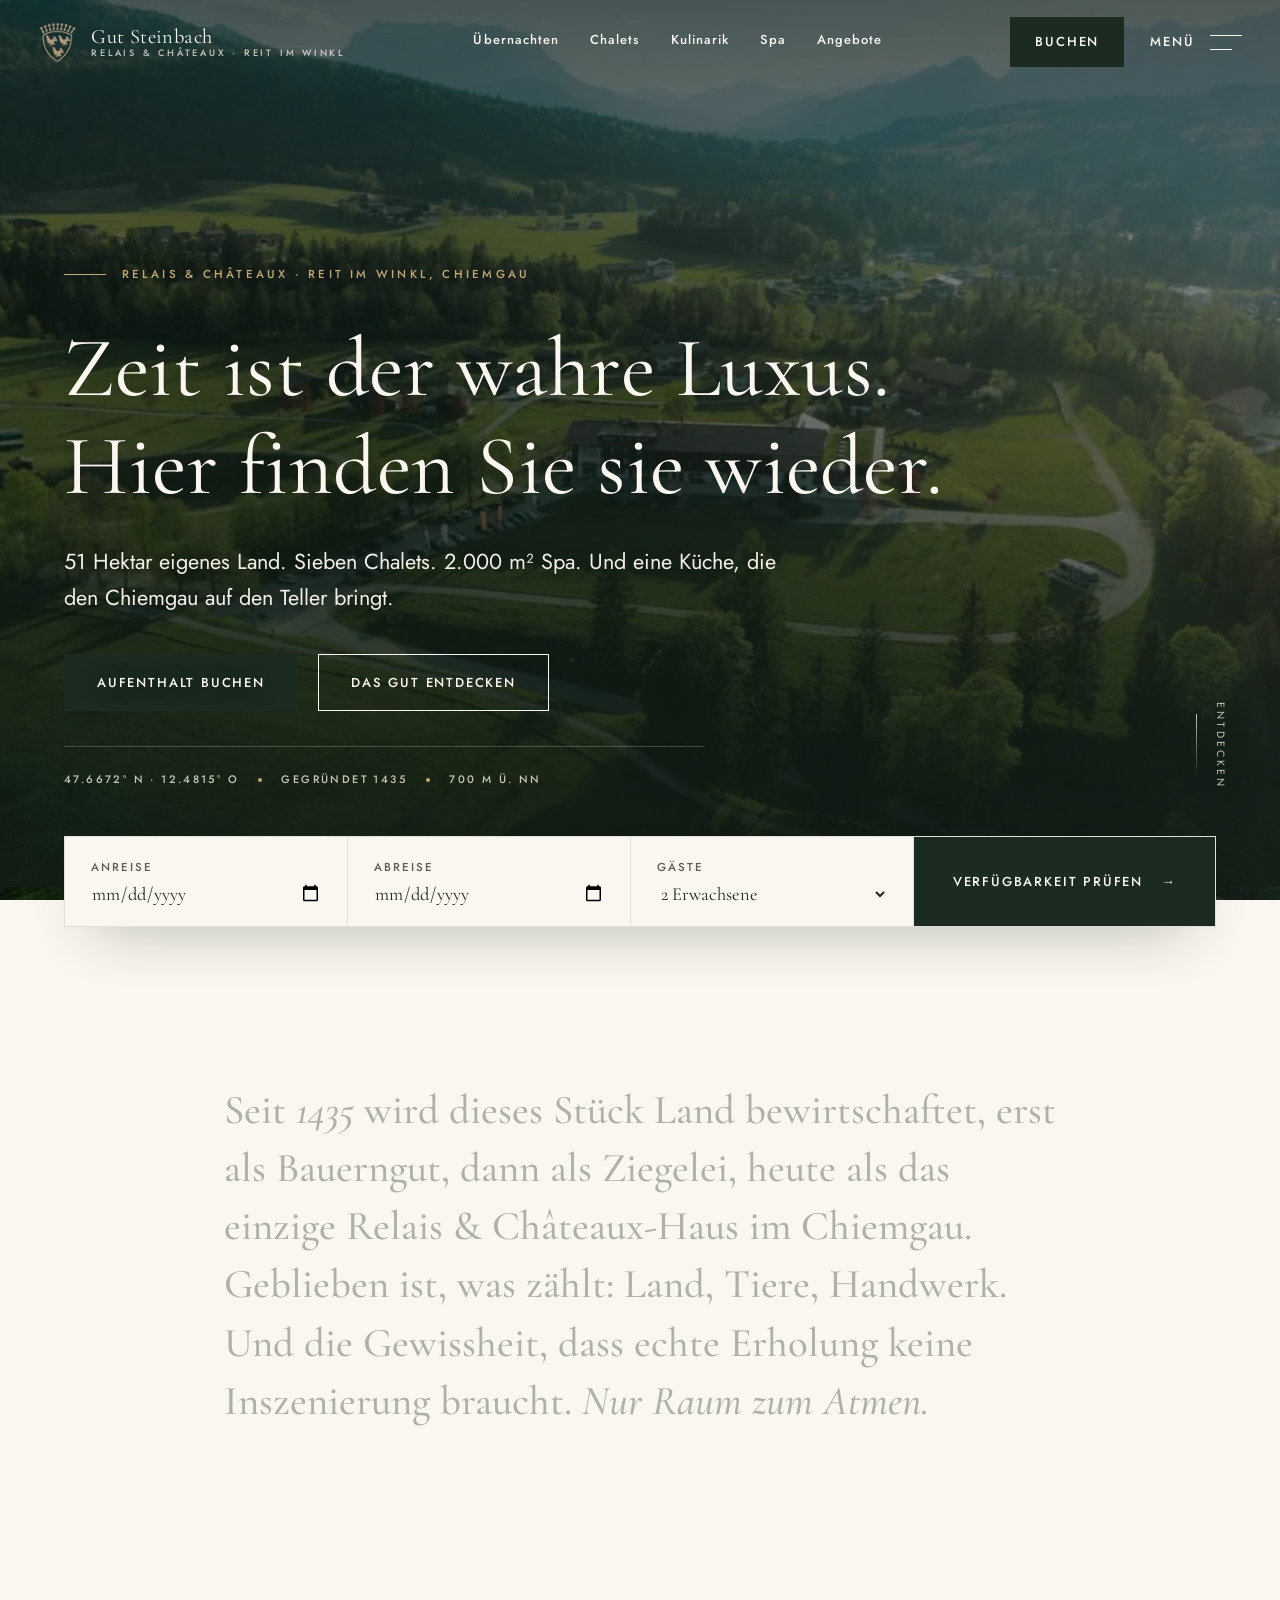
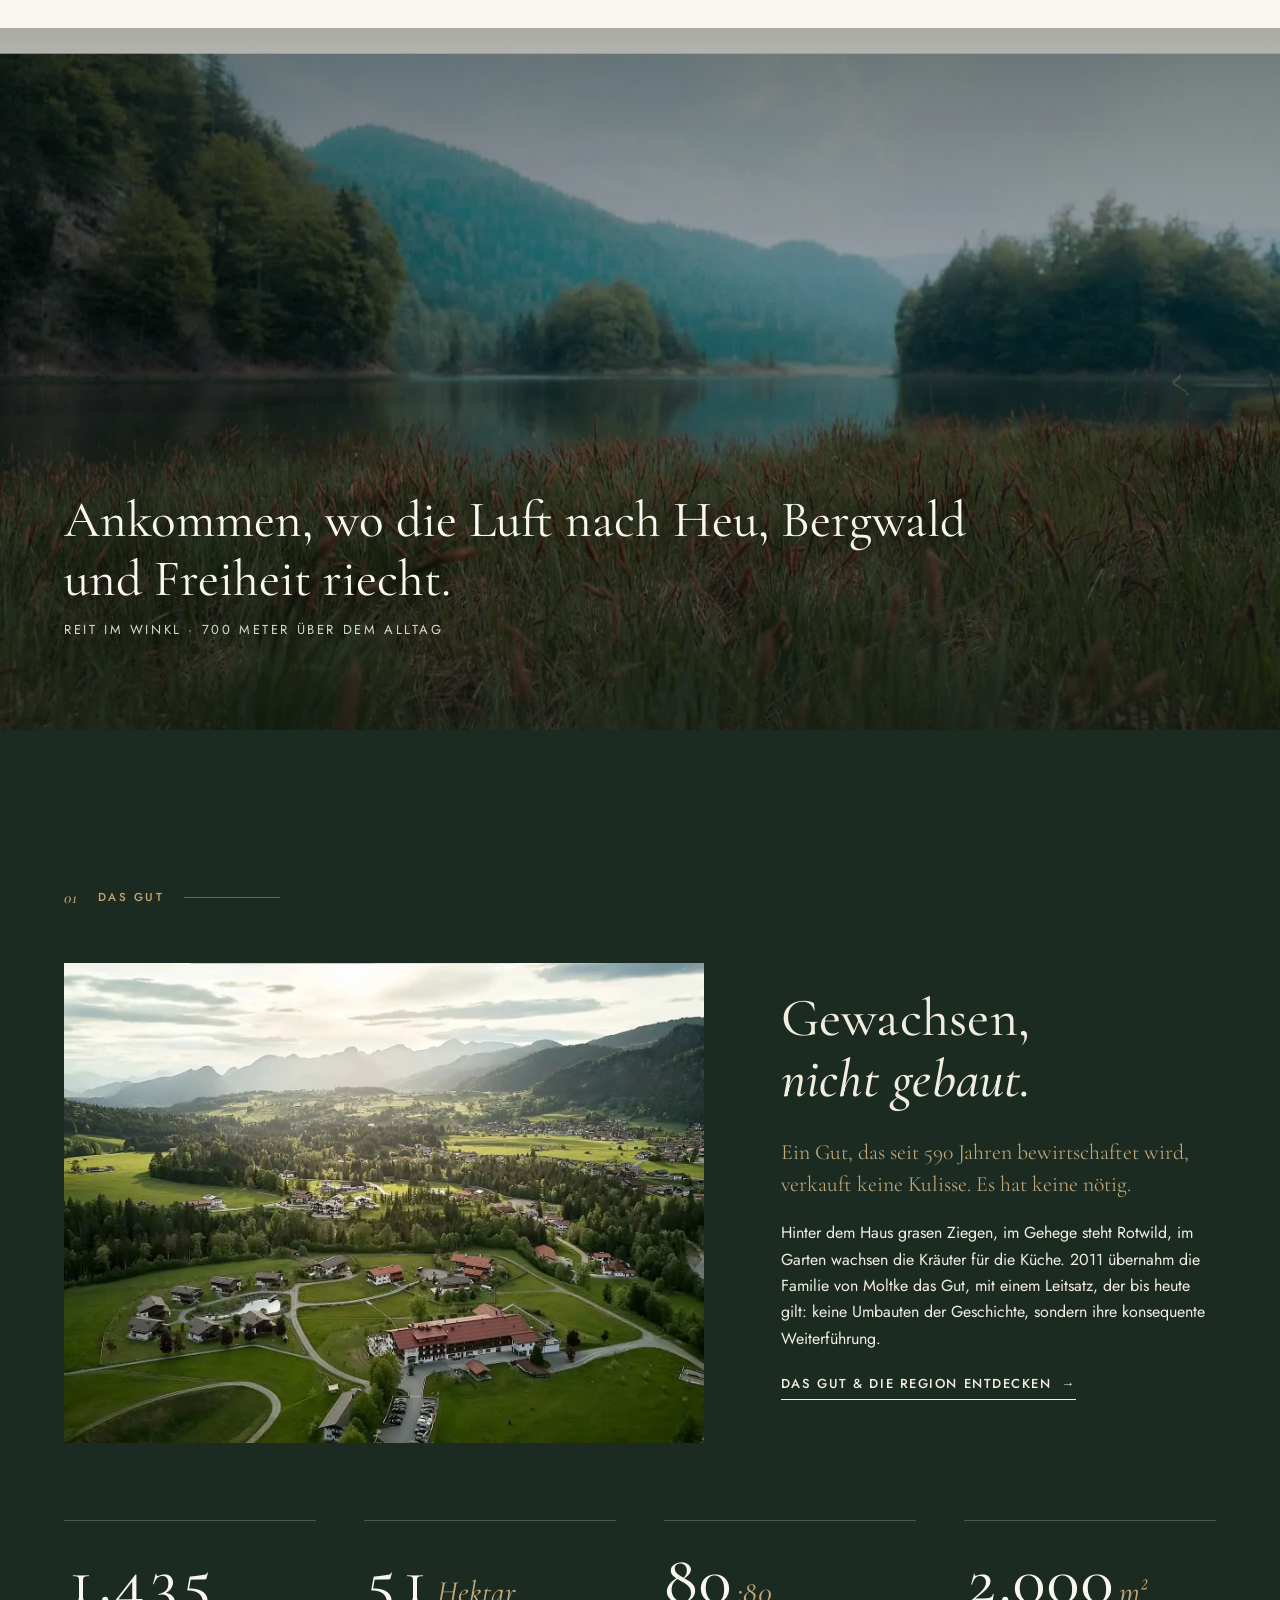
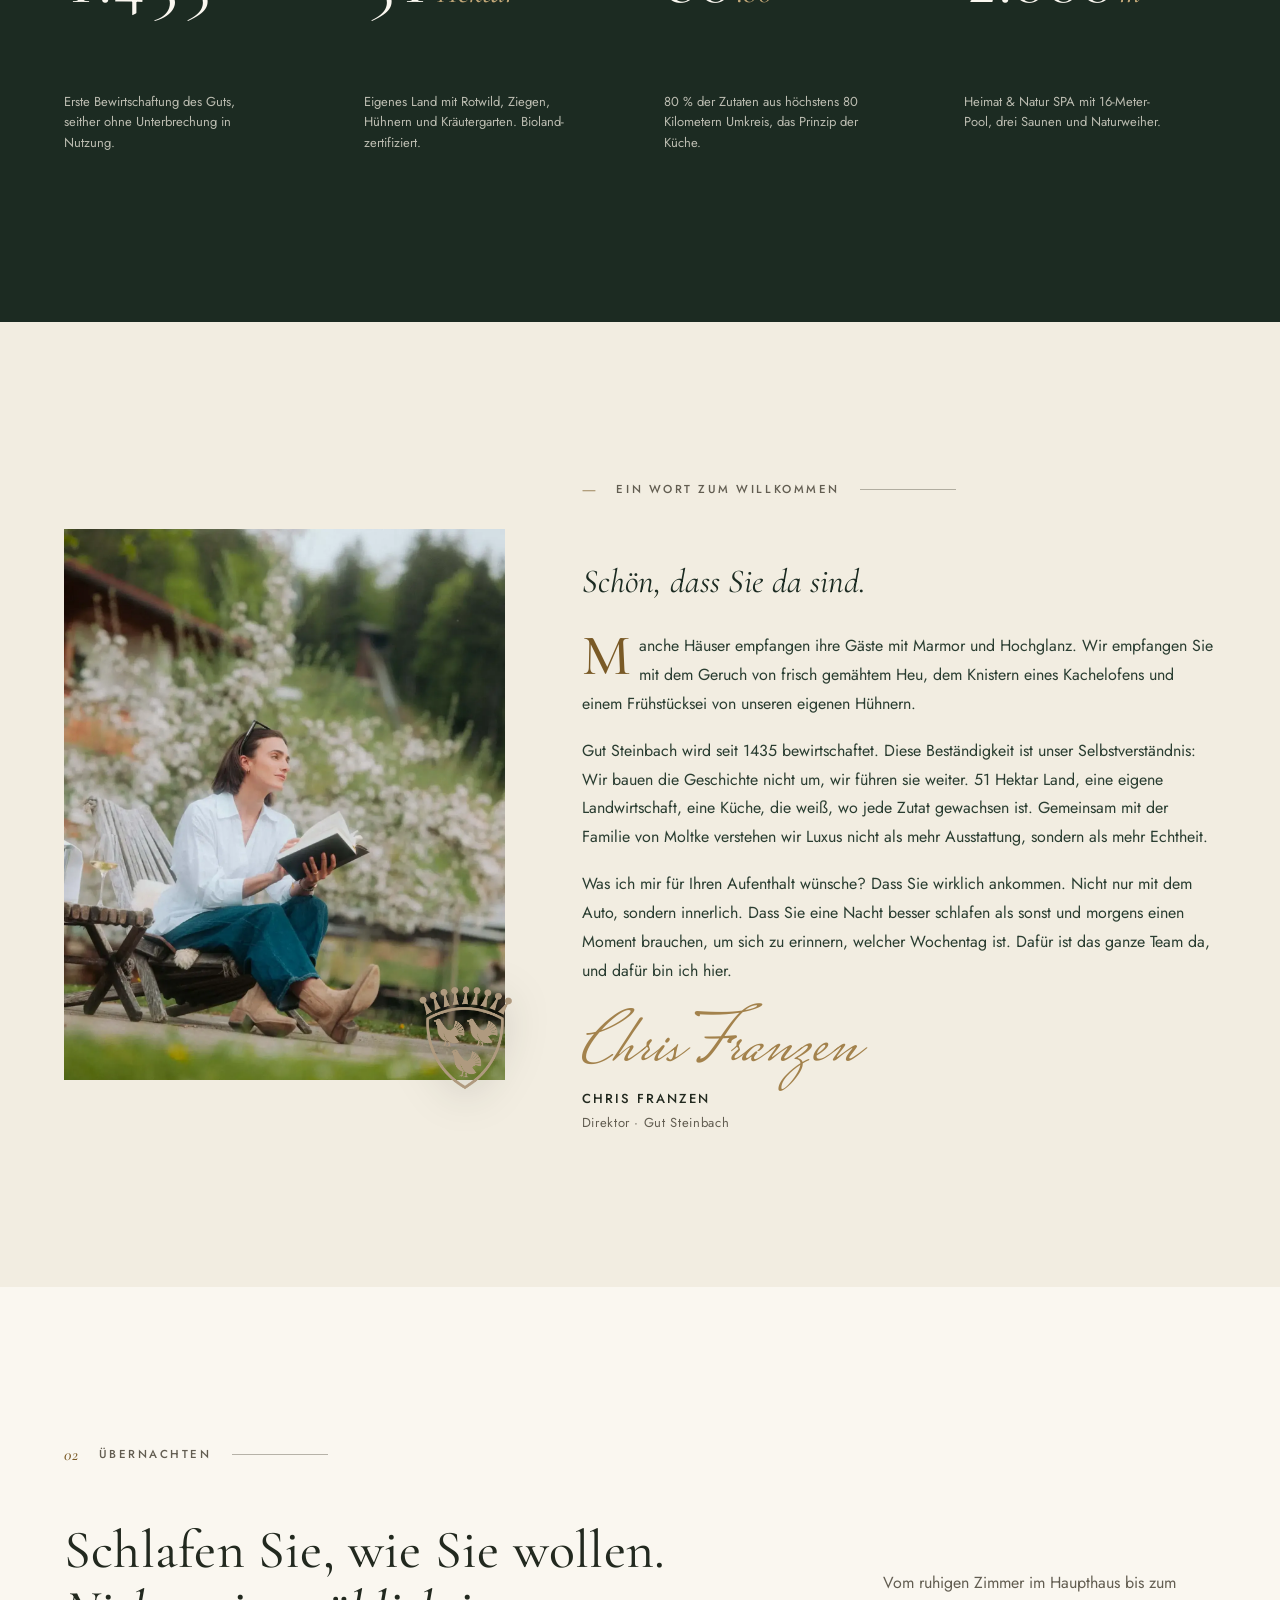
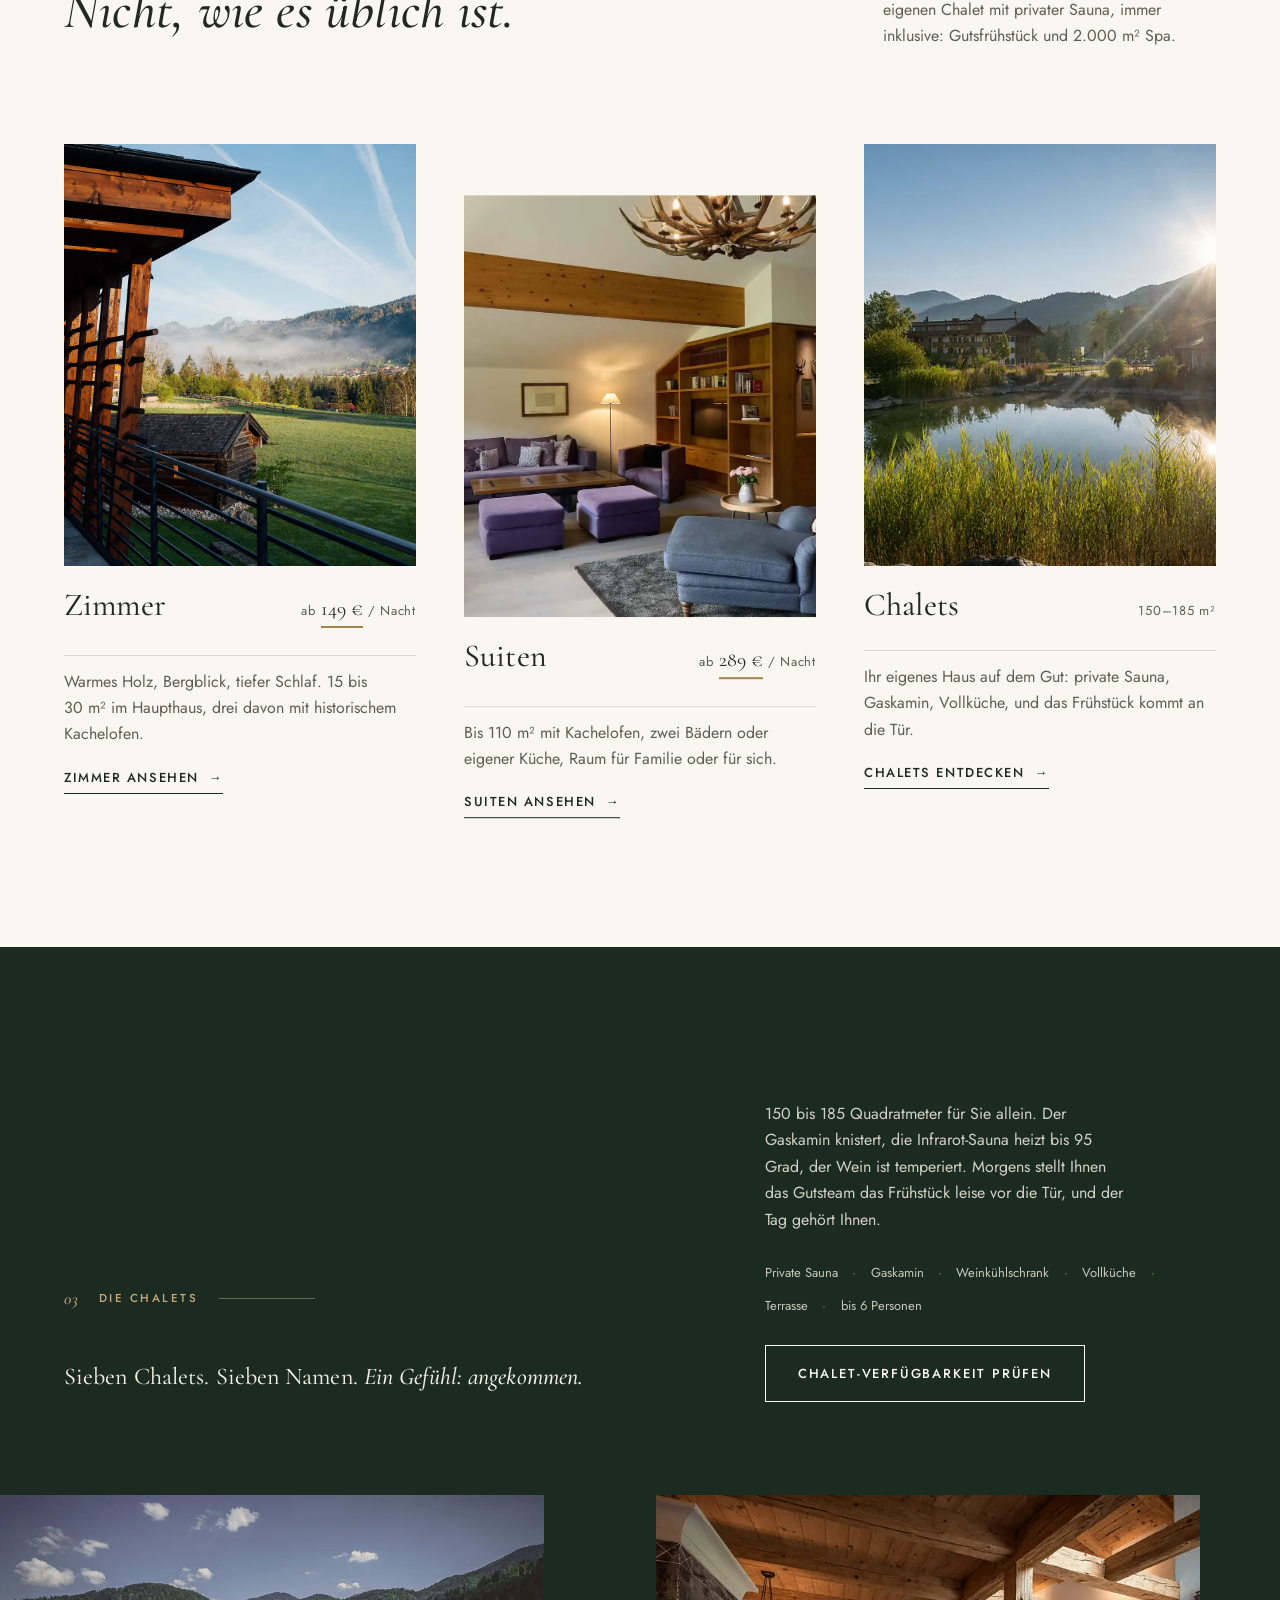
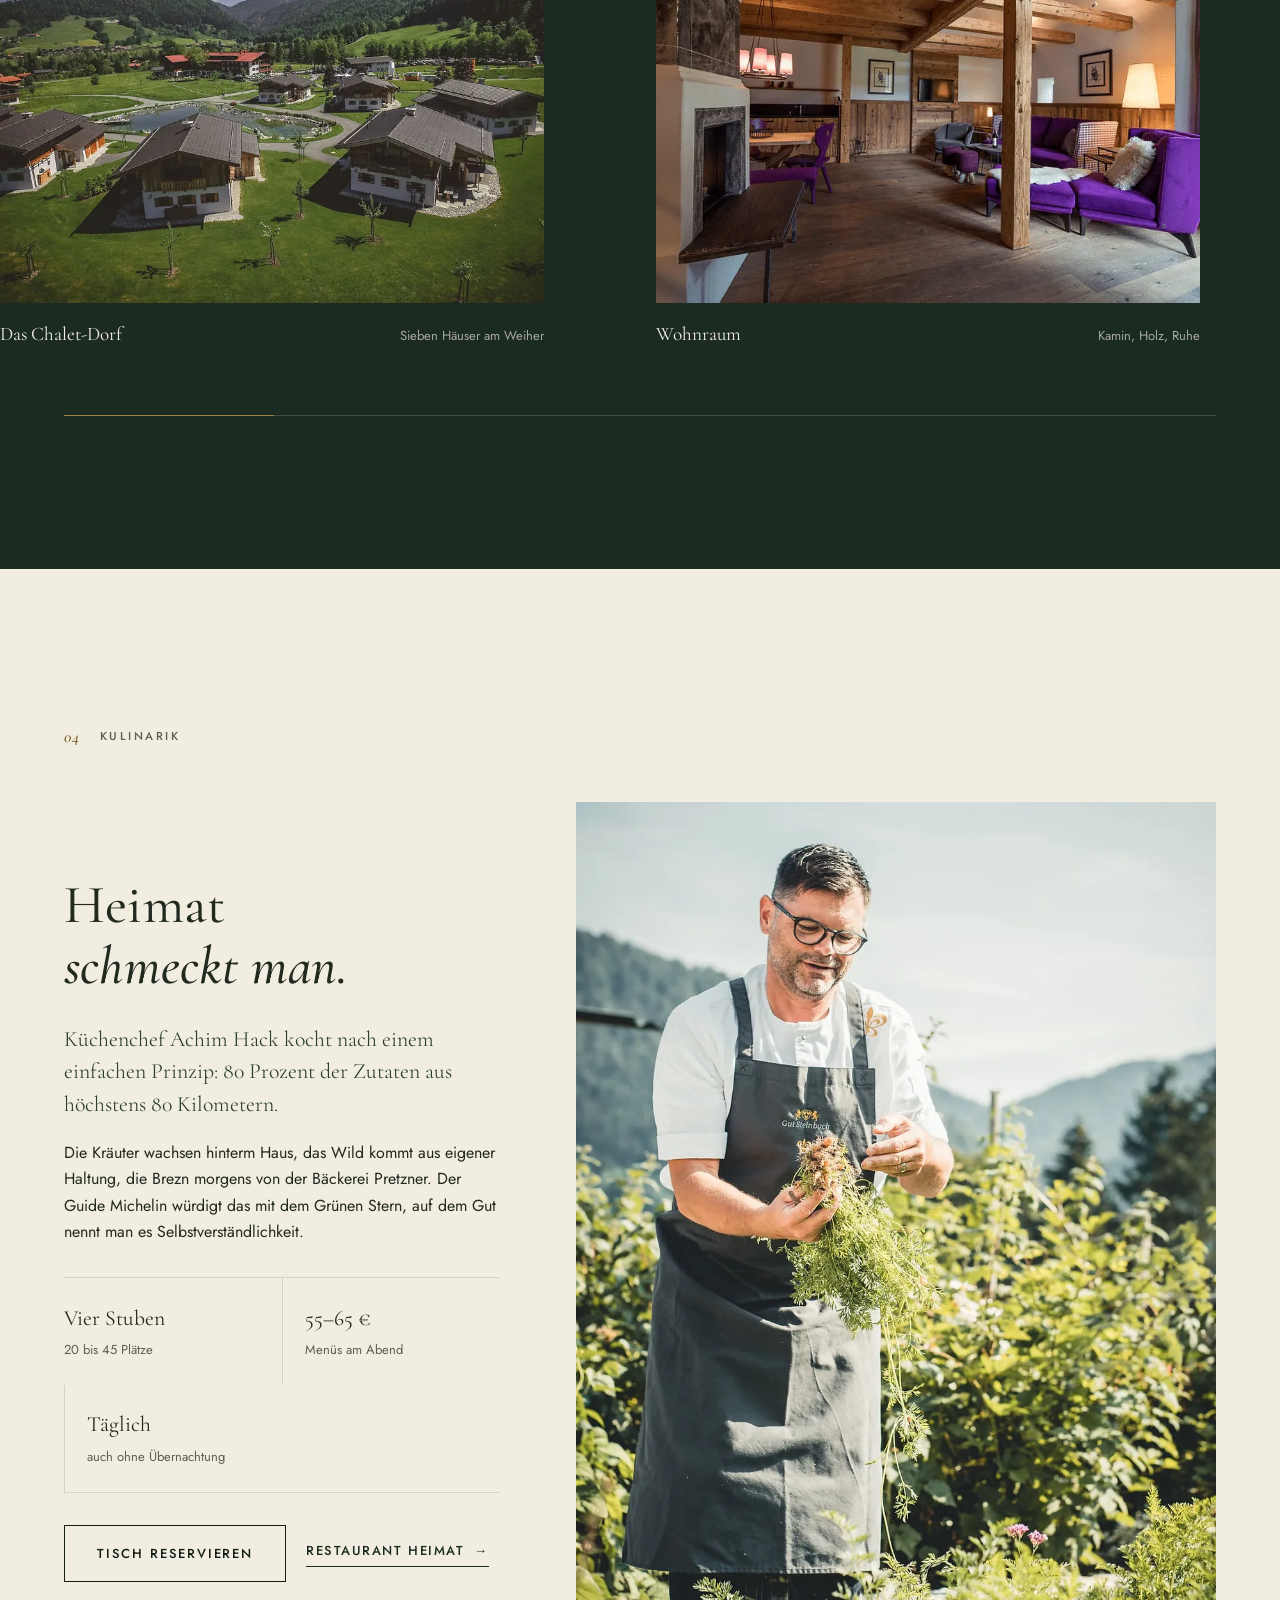
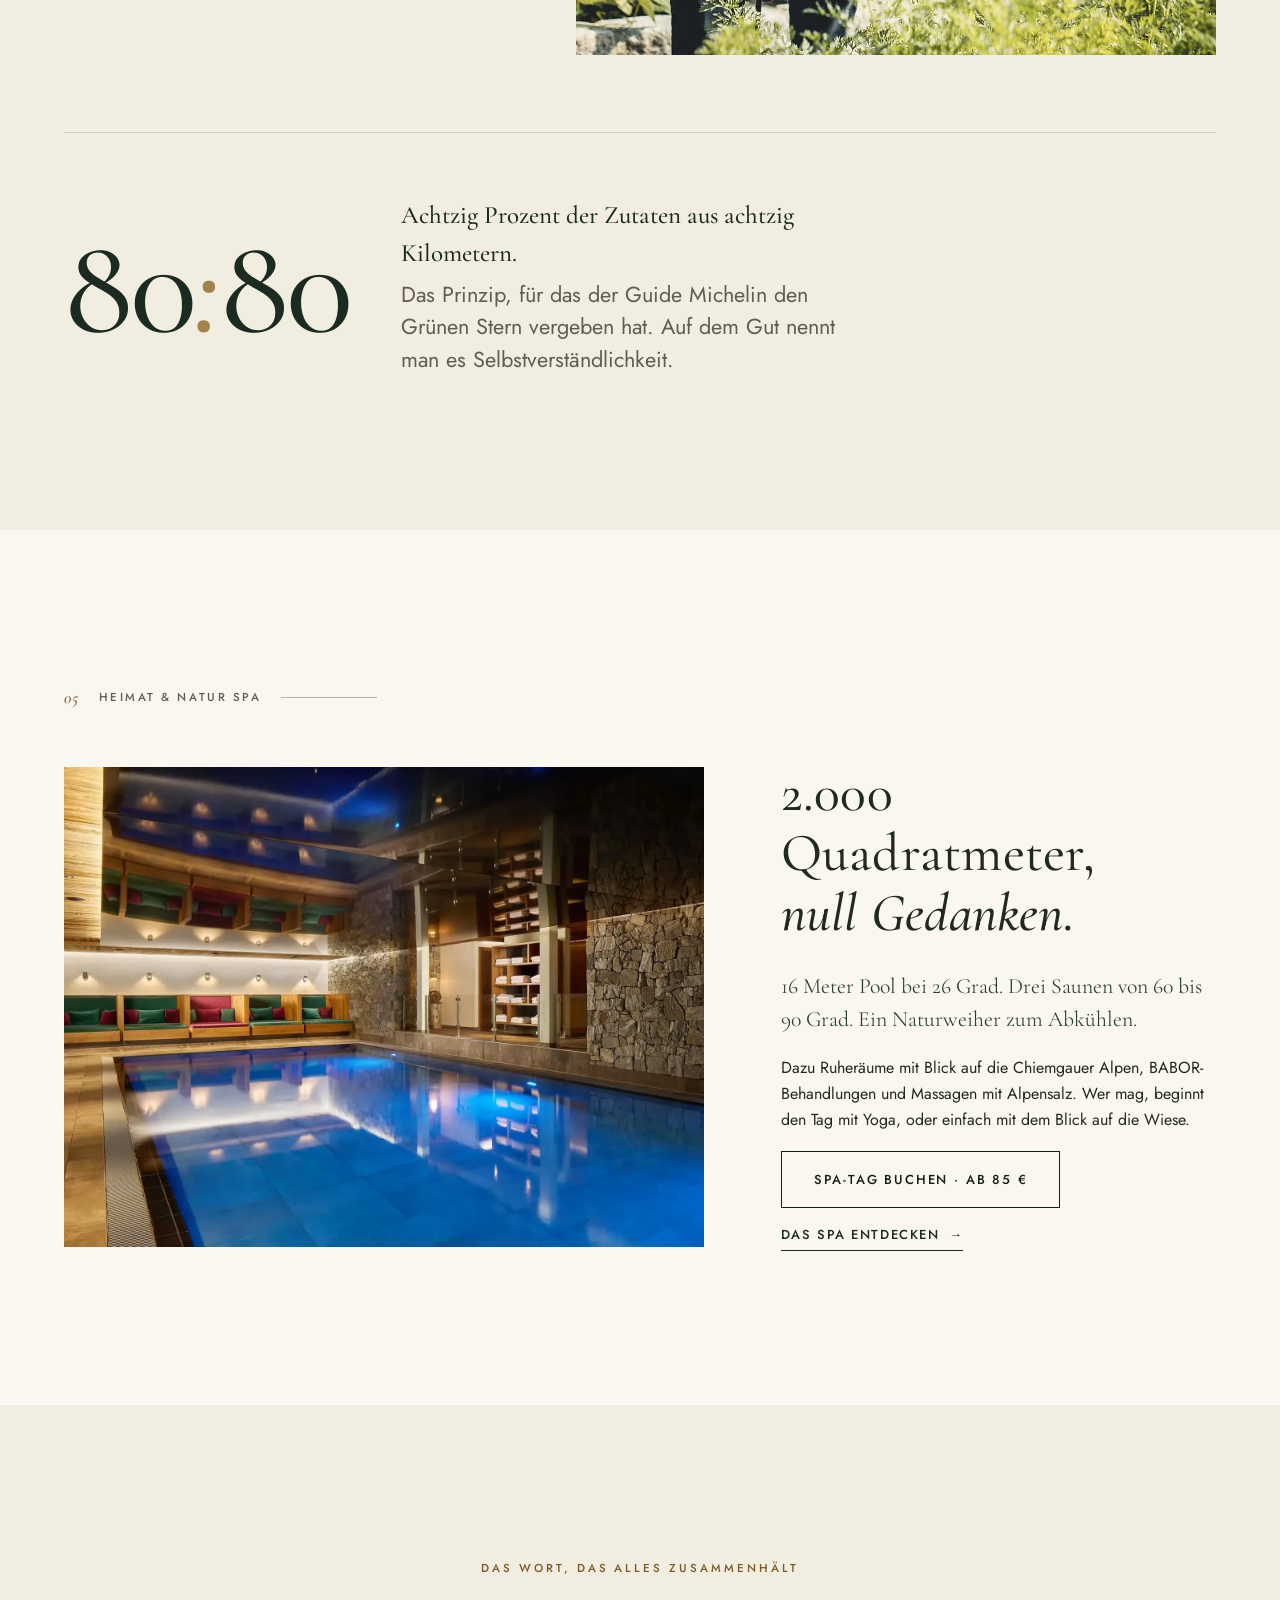
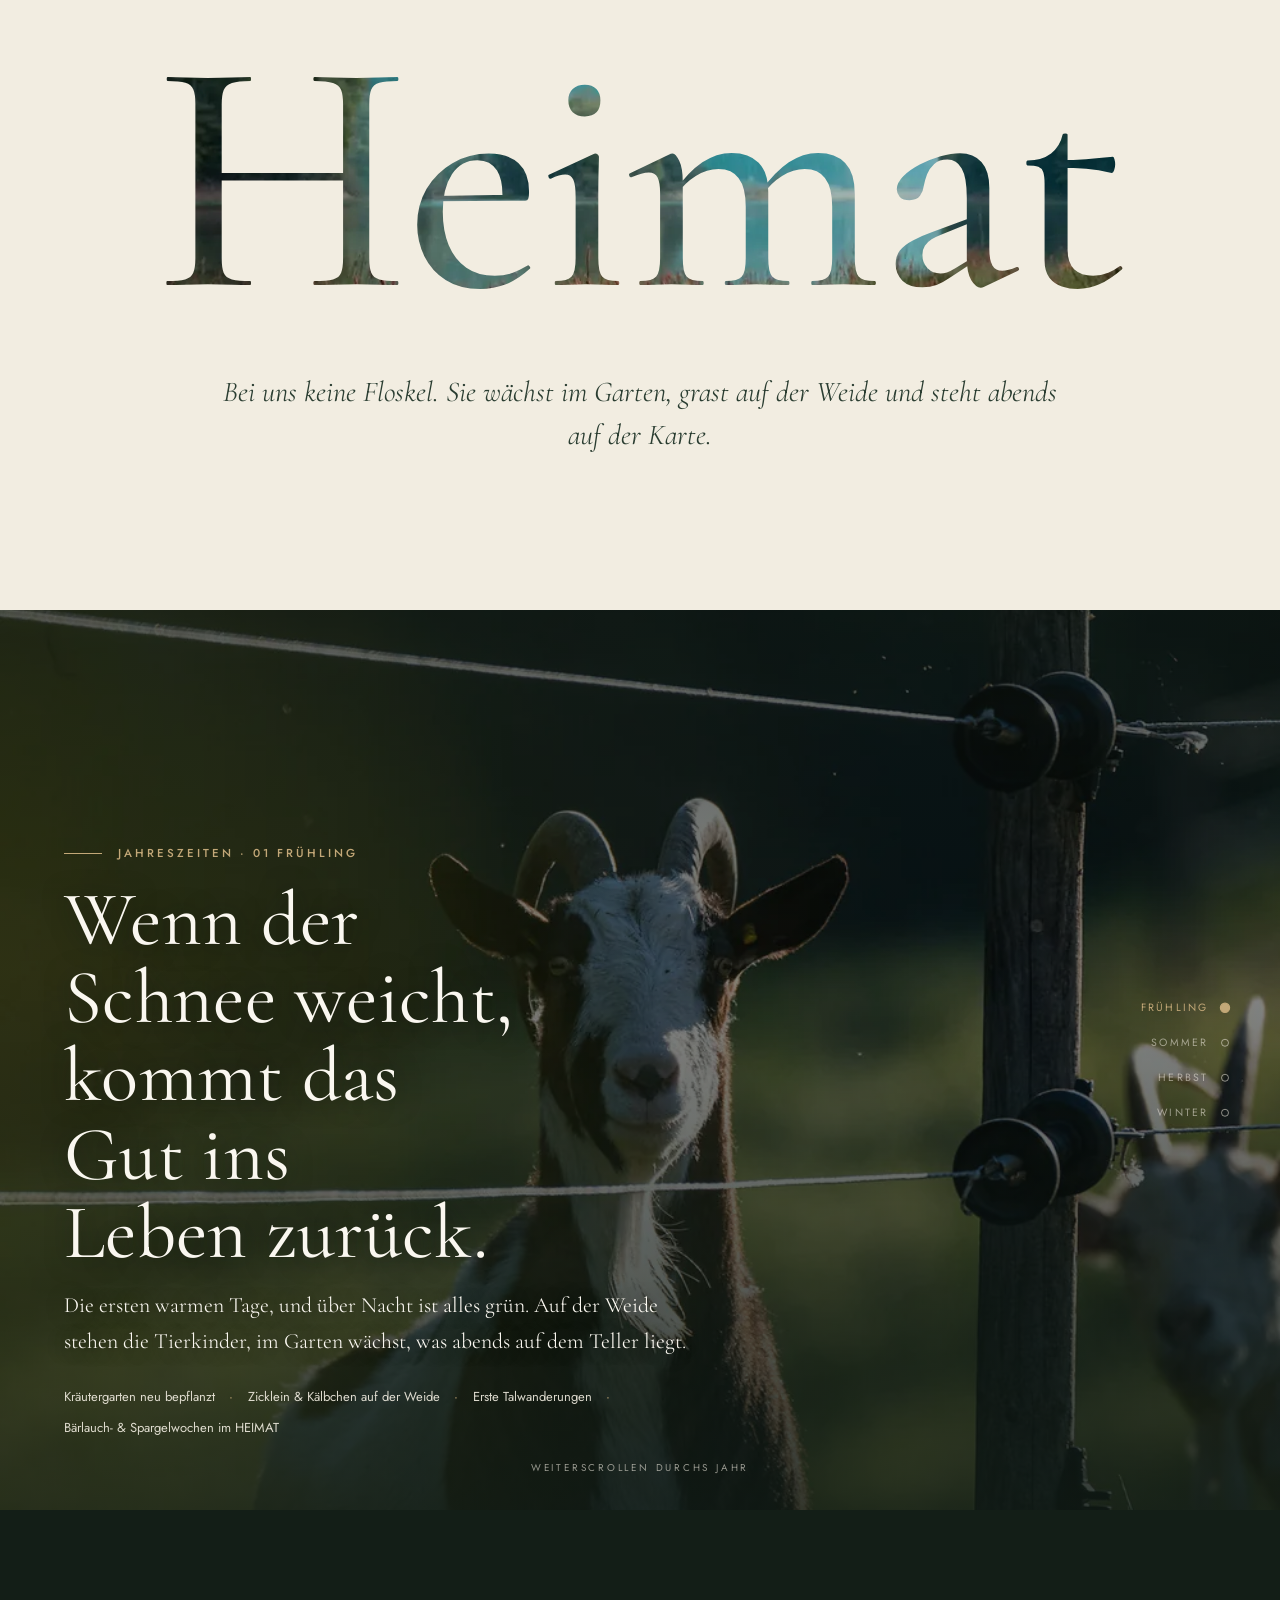
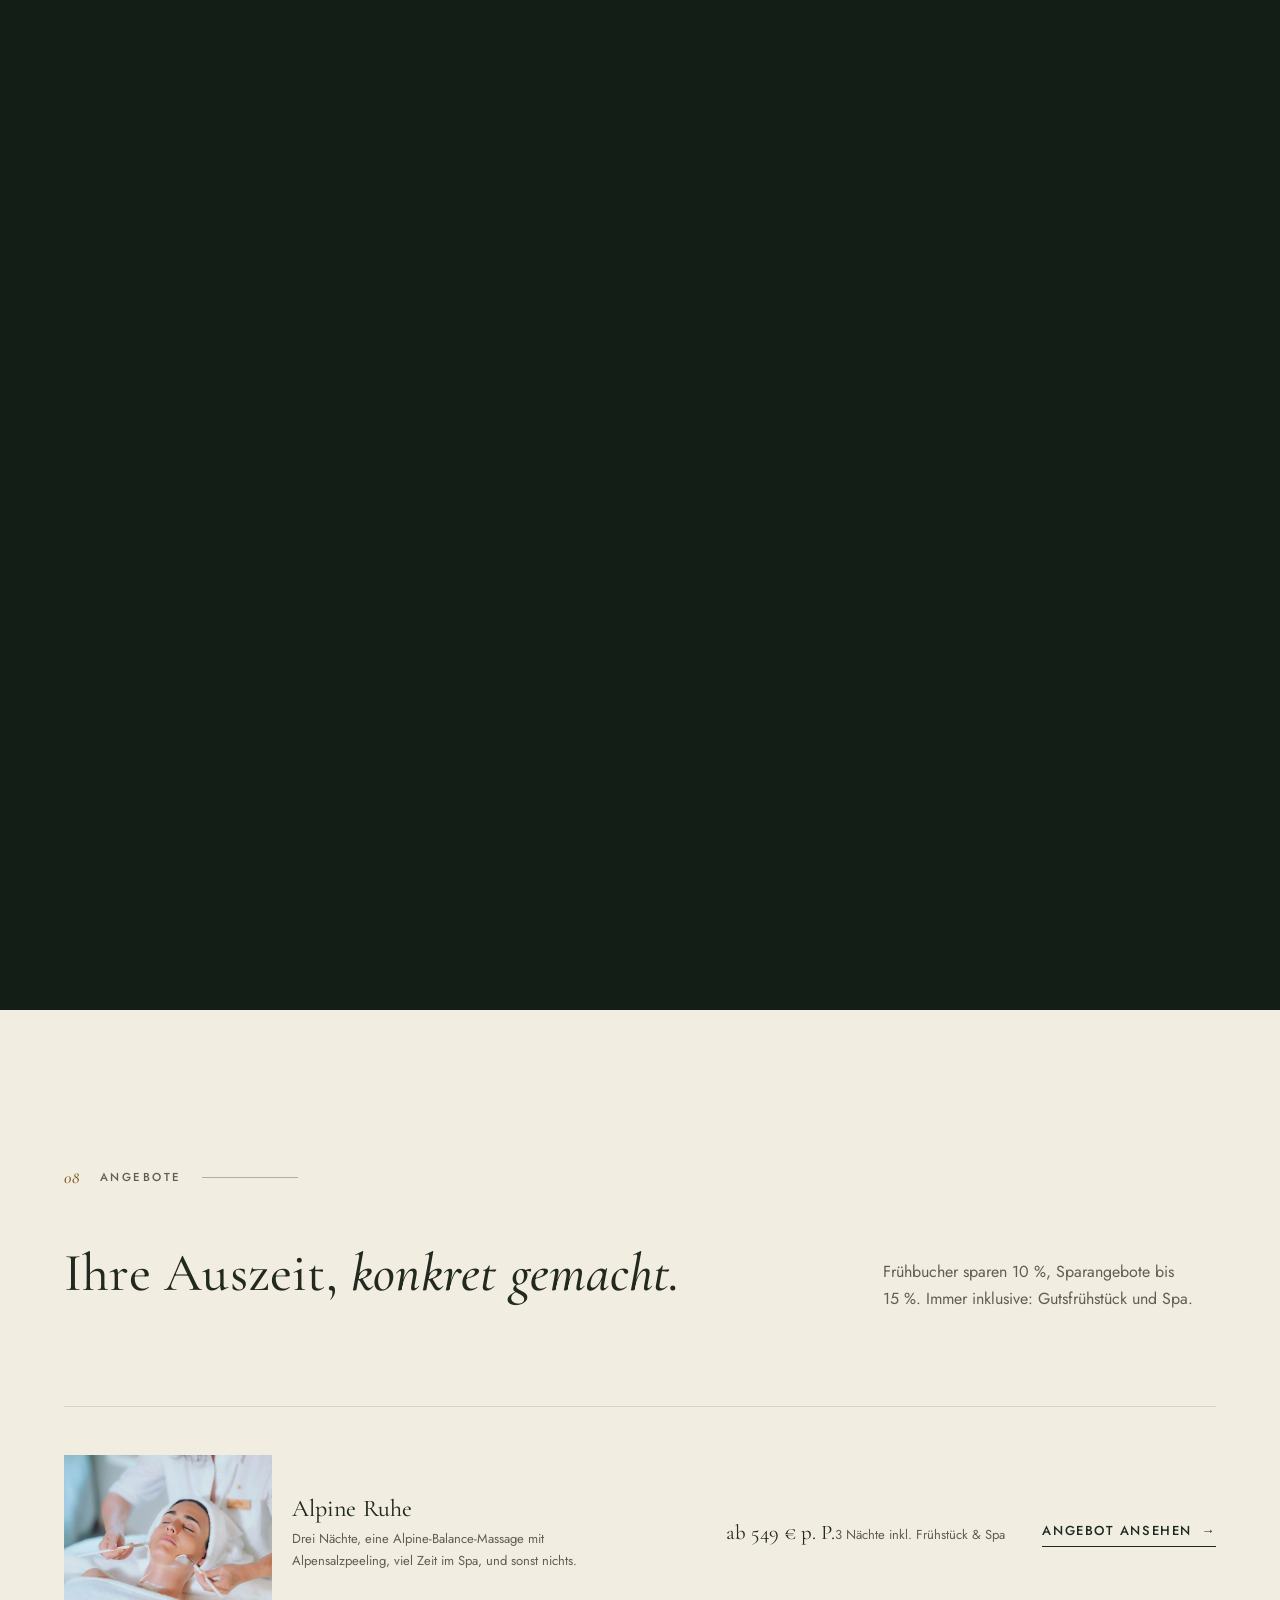
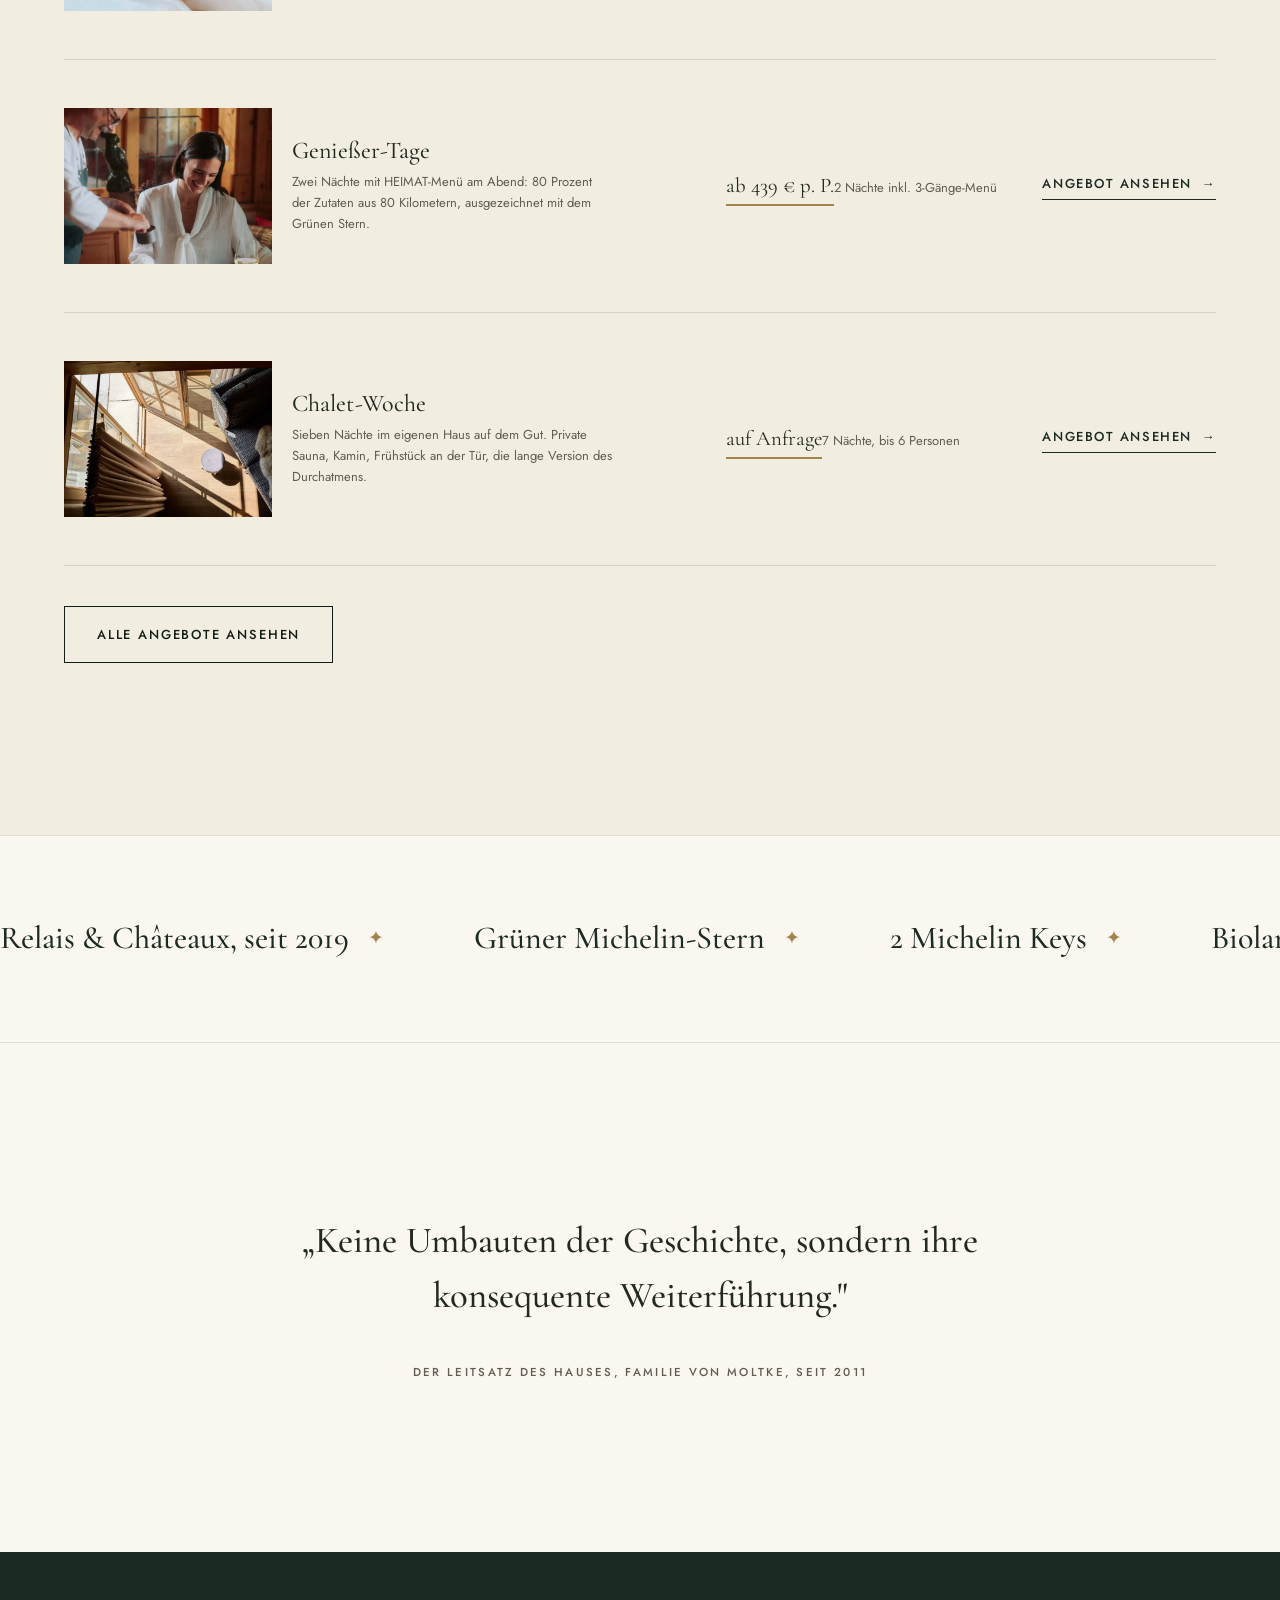
<file: index.html>
<!DOCTYPE html>
<html lang="de">
<head>
  <meta charset="utf-8">
  <meta name="viewport" content="width=device-width, initial-scale=1">
  <title>Gut Steinbach – Relais &amp; Châteaux Hotel, Chalets &amp; SPA in Reit im Winkl | Chiemgau</title>
  <meta name="description" content="Das einzige Relais & Châteaux im Chiemgau: 51 Hektar eigenes Gut, 7 Chalets mit privater Sauna, 2.000 m² Spa und das Restaurant HEIMAT mit Grünem Michelin-Stern. Direkt buchen zum Bestpreis.">
  <link rel="canonical" href="https://www.gutsteinbach.de/">
  <meta name="theme-color" content="#1c2b22">

  <!-- Open Graph / Social -->
  <meta property="og:type" content="website">
  <meta property="og:site_name" content="Gut Steinbach">
  <meta property="og:locale" content="de_DE">
  <meta property="og:title" content="Gut Steinbach – Relais & Châteaux Hotel, Chalets & SPA in Reit im Winkl">
  <meta property="og:description" content="51 Hektar eigenes Land. Sieben Chalets. 2.000 m² Spa. Und eine Küche, die den Chiemgau auf den Teller bringt – ausgezeichnet mit dem Grünen Michelin-Stern.">
  <meta property="og:url" content="https://www.gutsteinbach.de/">
  <meta property="og:image" content="https://www.gutsteinbach.de/assets/img/hero-poster.webp">
  <meta name="twitter:card" content="summary_large_image">

  <link rel="icon" href="assets/img/logo-shield-gold.png" type="image/png">
  <link rel="apple-touch-icon" href="assets/img/logo-shield-gold.png">

  <link rel="preload" href="assets/fonts/cormorant-var.woff2" as="font" type="font/woff2" crossorigin>
  <link rel="preload" href="assets/fonts/jost-var.woff2" as="font" type="font/woff2" crossorigin>
  <link rel="stylesheet" href="assets/css/main.css">

  <script type="application/ld+json">
  {
    "@context": "https://schema.org",
    "@graph": [
      {
        "@type": "Hotel",
        "@id": "https://www.gutsteinbach.de/#hotel",
        "name": "Gut Steinbach Hotel Chalets SPA",
        "alternateName": "Relais & Châteaux Gut Steinbach",
        "description": "Das einzige Relais & Châteaux-Haus im Chiemgau: Hotel, sieben Chalets und 2.000 m² Spa auf einem 51 Hektar großen Gut mit eigener Bioland-Landwirtschaft in Reit im Winkl, Bayern.",
        "url": "https://www.gutsteinbach.de/",
        "image": "https://www.gutsteinbach.de/assets/img/hero-poster.webp",
        "logo": "https://www.gutsteinbach.de/assets/img/logo-shield-gold.png",
        "telephone": "+49 8640 807-0",
        "email": "reservierung@gutsteinbach.de",
        "address": {
          "@type": "PostalAddress",
          "streetAddress": "Steinbachweg 10",
          "postalCode": "83242",
          "addressLocality": "Reit im Winkl",
          "addressRegion": "Bayern",
          "addressCountry": "DE"
        },
        "geo": {
          "@type": "GeoCoordinates",
          "latitude": 47.6671689,
          "longitude": 12.481517
        },
        "checkinTime": "15:00",
        "checkoutTime": "11:00",
        "petsAllowed": true,
        "numberOfRooms": 60,
        "priceRange": "€€€",
        "currenciesAccepted": "EUR",
        "hasMap": "https://maps.google.com/?q=Steinbachweg+10,+83242+Reit+im+Winkl",
        "sameAs": [
          "https://www.facebook.com/gutsteinbach",
          "https://www.instagram.com/gutsteinbach/",
          "https://www.relaischateaux.com/de/deutschland/gut-steinbach"
        ],
        "amenityFeature": [
          { "@type": "LocationFeatureSpecification", "name": "Heimat & Natur SPA (2.000 m²)", "value": true },
          { "@type": "LocationFeatureSpecification", "name": "16-Meter-Indoor-Pool", "value": true },
          { "@type": "LocationFeatureSpecification", "name": "Private Chalets mit Infrarot-Sauna", "value": true },
          { "@type": "LocationFeatureSpecification", "name": "Restaurant HEIMAT (Grüner Michelin-Stern)", "value": true },
          { "@type": "LocationFeatureSpecification", "name": "Eigene Bioland-Landwirtschaft auf 51 Hektar", "value": true },
          { "@type": "LocationFeatureSpecification", "name": "Hunde willkommen", "value": true }
        ],
        "award": [
          "Relais & Châteaux Mitglied seit 2019",
          "Grüner Michelin-Stern (Restaurant HEIMAT)",
          "2 Michelin Keys",
          "Bioland-Zertifizierung"
        ],
        "containedInPlace": {
          "@type": "Place",
          "name": "Reit im Winkl, Chiemgau, Bayerische Alpen"
        }
      },
      {
        "@type": "WebSite",
        "@id": "https://www.gutsteinbach.de/#website",
        "url": "https://www.gutsteinbach.de/",
        "name": "Gut Steinbach",
        "inLanguage": "de-DE",
        "publisher": { "@id": "https://www.gutsteinbach.de/#hotel" }
      }
    ]
  }
  </script>
</head>
<body>
  <a class="skip-link" href="#main">Zum Inhalt springen</a>

  <header class="site-header">
    <div class="wrap">
      <a class="brand" href="index.html" aria-label="Gut Steinbach – Startseite">
        <img src="assets/img/logo-shield-gold.png" alt="" width="379" height="413">
        <span class="brand__name">Gut Steinbach<span class="brand__sub">Relais &amp; Châteaux · Reit im Winkl</span></span>
      </a>
      <nav class="header-nav" aria-label="Hauptnavigation">
        <a class="header-nav__link" href="uebernachten.html">Übernachten</a>
        <a class="header-nav__link" href="chalets.html">Chalets</a>
        <a class="header-nav__link" href="kulinarik.html">Kulinarik</a>
        <a class="header-nav__link" href="spa.html">Spa</a>
        <a class="header-nav__link" href="angebote.html">Angebote</a>
      </nav>
      <div style="display:flex;align-items:center;gap:1.6rem;">
        <span class="header-cta"><a class="btn btn--solid" href="https://onepagebooking.com/gut-steinbach?lang=de" target="_blank" rel="noopener">Buchen</a></span>
        <button class="menu-btn" aria-expanded="false" aria-controls="menu">
          <span class="menu-btn__label">Menü</span>
          <span class="menu-btn__icon" aria-hidden="true"><span></span><span></span></span>
        </button>
      </div>
    </div>
  </header>

  <nav class="menu" id="menu" aria-label="Menü">
    <div class="menu__nav">
      <a class="menu__link" href="index.html"><i>01</i>Startseite</a>
      <a class="menu__link" href="uebernachten.html"><i>02</i>Zimmer &amp; Suiten</a>
      <a class="menu__link" href="chalets.html"><i>03</i>Chalets</a>
      <a class="menu__link" href="kulinarik.html"><i>04</i>Kulinarik</a>
      <a class="menu__link" href="spa.html"><i>05</i>Heimat &amp; Natur SPA</a>
      <a class="menu__link" href="angebote.html"><i>06</i>Angebote</a>
      <a class="menu__link" href="region.html"><i>07</i>Region &amp; Aktivitäten</a>
      <a class="menu__link" href="kontakt.html"><i>08</i>Kontakt &amp; Anreise</a>
      <div class="menu__meta">
        <a href="tel:+4986408070">+49 8640 807-0</a>
        <a href="mailto:reservierung@gutsteinbach.de">reservierung@gutsteinbach.de</a>
        <span>Steinbachweg 10 · 83242 Reit im Winkl</span>
      </div>
    </div>
    <div class="menu__visual" aria-hidden="true">
      <img src="assets/img/gut-fassade.webp" alt="" loading="lazy">
    </div>
  </nav>

  <main id="main">

    <!-- ================= HERO ================= -->
    <section class="hero">
      <div class="hero__media" data-parallax="-0.12">
        <img class="hero__fallback" src="assets/img/hero-poster.webp" alt="" width="1920" height="1074">
        <video autoplay muted playsinline loop preload="metadata" poster="assets/img/hero-poster.webp" aria-hidden="true">
          <source src="assets/video/hero.mp4" type="video/mp4">
        </video>
        <div class="hero__scrim"></div>
      </div>
      <div class="hero__content">
        <div class="wrap">
          <p class="hero__eyebrow">Relais &amp; Châteaux · Reit im Winkl, Chiemgau</p>
          <h1 class="lines is-in">
            <span class="line"><span>Zeit ist der wahre Luxus.</span></span>
            <span class="line"><span>Hier finden Sie sie wieder.</span></span>
          </h1>
          <p class="hero__sub">51 Hektar eigenes Land. Sieben Chalets. 2.000&nbsp;m² Spa. Und eine Küche, die den Chiemgau auf den Teller bringt.</p>
          <div class="hero__cta">
            <a class="btn btn--solid" href="https://onepagebooking.com/gut-steinbach?lang=de" target="_blank" rel="noopener">Aufenthalt buchen</a>
            <a class="btn btn--light" href="#gut">Das Gut entdecken</a>
          </div>
          <p class="hero__meta" aria-hidden="true">
            <span>47.6672° N · 12.4815° O</span>
            <span>Gegründet 1435</span>
            <span>700 m ü. NN</span>
          </p>
        </div>
      </div>
      <p class="hero__scroll" aria-hidden="true">Entdecken</p>
    </section>

    <!-- Buchungsleiste -->
    <div class="bookbar">
      <div class="wrap">
        <form class="bookbar__inner" id="bookform" aria-label="Verfügbarkeit prüfen">
          <div class="bookbar__field">
            <label for="bf-arrival">Anreise</label>
            <input type="date" id="bf-arrival" name="arrival" required>
          </div>
          <div class="bookbar__field">
            <label for="bf-departure">Abreise</label>
            <input type="date" id="bf-departure" name="departure" required>
          </div>
          <div class="bookbar__field">
            <label for="bf-adults">Gäste</label>
            <select id="bf-adults" name="adults">
              <option value="1">1 Erwachsener</option>
              <option value="2" selected>2 Erwachsene</option>
              <option value="3">3 Erwachsene</option>
              <option value="4">4 Erwachsene</option>
              <option value="5">5 Erwachsene</option>
              <option value="6">6 Erwachsene</option>
            </select>
          </div>
          <div class="bookbar__submit">
            <button class="btn btn--solid" type="submit">Verfügbarkeit prüfen&nbsp;<span class="arr" aria-hidden="true">→</span></button>
          </div>
        </form>
      </div>
    </div>

    <!-- ================= MANIFEST ================= -->
    <section class="section manifest" aria-label="Über Gut Steinbach">
      <div class="wrap wrap--narrow">
        <p class="words">Seit <em>1435</em> wird dieses Stück Land bewirtschaftet, erst als Bauerngut, dann als Ziegelei, heute als das einzige Relais&nbsp;&amp;&nbsp;Châteaux-Haus im Chiemgau. Geblieben ist, was zählt: Land, Tiere, Handwerk. Und die Gewissheit, dass echte Erholung keine Inszenierung braucht. <em>Nur Raum zum Atmen.</em></p>
      </div>
    </section>

    <!-- ================= VOLLBILD-MOMENT ================= -->
    <section class="showcase" aria-label="Das Tal im Chiemgau">
      <img src="assets/img/landschaft-chiemgau.webp" alt="Weite Chiemgauer Alpenlandschaft mit Wiesen und Bergwald im Morgenlicht" loading="lazy" width="1920" height="1281" data-parallax="0.08">
      <div class="wrap showcase__inner">
        <p class="showcase__line" data-reveal>Ankommen, wo die Luft nach Heu, Bergwald und Freiheit riecht.</p>
        <p class="showcase__sub">Reit im Winkl · 700 Meter über dem Alltag</p>
      </div>
    </section>

    <!-- ================= DAS GUT ================= -->
    <section class="section section--dark" id="gut">
      <div class="wrap">
        <p class="chapter"><span class="chapter__num">01</span> Das Gut</p>
        <div class="split">
          <div class="split__media">
            <div class="frame frame--43">
              <img src="assets/img/gut-luftbild.webp" alt="Luftaufnahme des Gut Steinbach mit Haupthaus, Chalets und Wiesen vor den Chiemgauer Alpen" loading="lazy" width="1920" height="1281">
            </div>
          </div>
          <div class="split__body">
            <h2>Gewachsen, <em class="accent-i">nicht gebaut.</em></h2>
            <p class="lead">Ein Gut, das seit 590 Jahren bewirtschaftet wird, verkauft keine Kulisse. Es hat keine nötig.</p>
            <p>Hinter dem Haus grasen Ziegen, im Gehege steht Rotwild, im Garten wachsen die Kräuter für die Küche. 2011 übernahm die Familie von Moltke das Gut, mit einem Leitsatz, der bis heute gilt: keine Umbauten der Geschichte, sondern ihre konsequente Weiterführung.</p>
            <p><a class="tlink" href="region.html" style="color:var(--linen);">Das Gut &amp; die Region entdecken <span class="arr" aria-hidden="true">→</span></a></p>
          </div>
        </div>

        <div class="figures" data-stagger="0.12">
          <div class="figure" data-reveal>
            <p class="figure__num"><span data-count="1435"></span></p>
            <p class="figure__caption">Erste Bewirtschaftung des Guts, seither ohne Unterbrechung in Nutzung.</p>
          </div>
          <div class="figure" data-reveal>
            <p class="figure__num"><span data-count="51"></span><span class="figure__unit">Hektar</span></p>
            <p class="figure__caption">Eigenes Land mit Rotwild, Ziegen, Hühnern und Kräutergarten. Bioland-zertifiziert.</p>
          </div>
          <div class="figure" data-reveal>
            <p class="figure__num"><span data-count="80"></span><span class="figure__unit">:80</span></p>
            <p class="figure__caption">80&nbsp;% der Zutaten aus höchstens 80 Kilometern Umkreis, das Prinzip der Küche.</p>
          </div>
          <div class="figure" data-reveal>
            <p class="figure__num"><span data-count="2000"></span><span class="figure__unit">m²</span></p>
            <p class="figure__caption">Heimat &amp; Natur SPA mit 16-Meter-Pool, drei Saunen und Naturweiher.</p>
          </div>
        </div>
      </div>
    </section>

    <!-- ================= BRIEF DES DIREKTORS ================= -->
    <section class="section section--linen letter" aria-labelledby="letter-h">
      <div class="wrap letter__grid">
        <div class="letter__portrait" data-reveal>
          <div class="frame frame--34">
            <img src="assets/img/gut-gast-natur.webp" alt="Gastgeber am Gut Steinbach in der Chiemgauer Landschaft" loading="lazy" width="1400" height="2098">
          </div>
          <img class="letter__seal" src="assets/img/logo-shield-gold.png" alt="" width="379" height="413" loading="lazy">
        </div>
        <div class="letter__body">
          <p class="chapter"><span class="chapter__num">—</span> Ein Wort zum Willkommen</p>
          <p class="letter__salute" id="letter-h">Schön, dass Sie da sind.</p>
          <div class="letter__text">
            <p>Manche Häuser empfangen ihre Gäste mit Marmor und Hochglanz. Wir empfangen Sie mit dem Geruch von frisch gemähtem Heu, dem Knistern eines Kachelofens und einem Frühstücksei von unseren eigenen Hühnern.</p>
            <p>Gut Steinbach wird seit 1435 bewirtschaftet. Diese Beständigkeit ist unser Selbstverständnis: Wir bauen die Geschichte nicht um, wir führen sie weiter. 51 Hektar Land, eine eigene Landwirtschaft, eine Küche, die weiß, wo jede Zutat gewachsen ist. Gemeinsam mit der Familie von Moltke verstehen wir Luxus nicht als mehr Ausstattung, sondern als mehr Echtheit.</p>
            <p>Was ich mir für Ihren Aufenthalt wünsche? Dass Sie wirklich ankommen. Nicht nur mit dem Auto, sondern innerlich. Dass Sie eine Nacht besser schlafen als sonst und morgens einen Moment brauchen, um sich zu erinnern, welcher Wochentag ist. Dafür ist das ganze Team da, und dafür bin ich hier.</p>
          </div>
          <div class="letter__sign">
            <span class="letter__signature" aria-hidden="true">Chris Franzen</span>
            <span class="letter__name">Chris Franzen</span>
            <span class="letter__role">Direktor · Gut Steinbach</span>
          </div>
        </div>
      </div>
    </section>

    <!-- ================= ÜBERNACHTEN ================= -->
    <section class="section">
      <div class="wrap">
        <p class="chapter"><span class="chapter__num">02</span> Übernachten</p>
        <div class="split split--head">
          <div class="split__body">
            <h2>Schlafen Sie, wie Sie wollen. <em class="accent-i">Nicht, wie es üblich ist.</em></h2>
          </div>
          <div class="split__media">
            <p style="color:var(--stein);max-width:32ch;">Vom ruhigen Zimmer im Haupthaus bis zum eigenen Chalet mit privater Sauna, immer inklusive: Gutsfrühstück und 2.000&nbsp;m² Spa.</p>
          </div>
        </div>

        <div class="stay-grid" data-stagger="0.12">
          <a class="stay-card" href="uebernachten.html#zimmer" data-reveal>
            <div class="frame">
              <img src="assets/img/zimmer-balkon-berge.webp" alt="Zimmer im Haupthaus mit Balkon und Blick auf das Kaisergebirge" loading="lazy" width="1600" height="1067">
            </div>
            <div class="stay-card__row">
              <h3>Zimmer</h3>
              <p class="stay-card__price">ab <strong>149&nbsp;€</strong> / Nacht</p>
            </div>
            <p class="stay-card__desc">Warmes Holz, Bergblick, tiefer Schlaf. 15 bis 30&nbsp;m² im Haupthaus, drei davon mit historischem Kachelofen.</p>
            <span class="tlink">Zimmer ansehen <span class="arr" aria-hidden="true">→</span></span>
          </a>
          <a class="stay-card" href="uebernachten.html#suiten" data-reveal>
            <div class="frame">
              <img src="assets/img/suite-panorama.webp" alt="Panorama Suite im Dachgeschoss mit Kachelofen und Vollküche" loading="lazy" width="1600" height="1067">
            </div>
            <div class="stay-card__row">
              <h3>Suiten</h3>
              <p class="stay-card__price">ab <strong>289&nbsp;€</strong> / Nacht</p>
            </div>
            <p class="stay-card__desc">Bis 110&nbsp;m² mit Kachelofen, zwei Bädern oder eigener Küche, Raum für Familie oder für sich.</p>
            <span class="tlink">Suiten ansehen <span class="arr" aria-hidden="true">→</span></span>
          </a>
          <a class="stay-card" href="chalets.html" data-reveal>
            <div class="frame">
              <img src="assets/img/chalet-aussen.webp" alt="Freistehendes Chalet aus Holz am Naturweiher des Gut Steinbach" loading="lazy" width="1800" height="1200">
            </div>
            <div class="stay-card__row">
              <h3>Chalets</h3>
              <p class="stay-card__price">150–185&nbsp;m²</p>
            </div>
            <p class="stay-card__desc">Ihr eigenes Haus auf dem Gut: private Sauna, Gaskamin, Vollküche, und das Frühstück kommt an die Tür.</p>
            <span class="tlink">Chalets entdecken <span class="arr" aria-hidden="true">→</span></span>
          </a>
        </div>
      </div>
    </section>

    <!-- ================= CHALETS SPOTLIGHT ================= -->
    <section class="section section--dark chalets">
      <div class="wrap chalets__head">
        <div>
          <p class="chapter"><span class="chapter__num">03</span> Die Chalets</p>
          <h2>Sieben Chalets. Sieben Namen. <em class="accent-i">Ein Gefühl: angekommen.</em></h2>
        </div>
        <div>
          <p style="opacity:.85;max-width:36ch;">150 bis 185 Quadratmeter für Sie allein. Der Gaskamin knistert, die Infrarot-Sauna heizt bis 95 Grad, der Wein ist temperiert. Morgens stellt Ihnen das Gutsteam das Frühstück leise vor die Tür, und der Tag gehört Ihnen.</p>
          <ul class="featrow">
            <li>Private Sauna</li><li>Gaskamin</li><li>Weinkühlschrank</li><li>Vollküche</li><li>Terrasse</li><li>bis 6 Personen</li>
          </ul>
          <a class="btn btn--light" href="https://onepagebooking.com/gut-steinbach?lang=de" target="_blank" rel="noopener">Chalet-Verfügbarkeit prüfen</a>
        </div>
      </div>
      <div class="hscroll" tabindex="0" aria-label="Chalet-Impressionen, horizontal scrollbar">
        <figure class="chalet-slide">
          <div class="frame"><img src="assets/img/chalet-luftaufnahme.webp" alt="Die sieben Chalets des Gut Steinbach aus der Luft, umgeben von Wiesen" loading="lazy" width="1920" height="1080"></div>
          <figcaption><b>Das Chalet-Dorf</b><span>Sieben Häuser am Weiher</span></figcaption>
        </figure>
        <figure class="chalet-slide">
          <div class="frame"><img src="assets/img/chalet-wohnzimmer.webp" alt="Chalet-Wohnzimmer mit Gaskamin, Holzdecke und großer Fensterfront" loading="lazy" width="1800" height="1200"></div>
          <figcaption><b>Wohnraum</b><span>Kamin, Holz, Ruhe</span></figcaption>
        </figure>
        <figure class="chalet-slide">
          <div class="frame"><img src="assets/img/chalet-sauna.webp" alt="Private Infrarot-Sauna im Chalet" loading="lazy" width="1600" height="1067"></div>
          <figcaption><b>Private Spa</b><span>Sauna bis 95&nbsp;°C</span></figcaption>
        </figure>
        <figure class="chalet-slide">
          <div class="frame"><img src="assets/img/chalet-kueche.webp" alt="Voll ausgestattete Chalet-Küche mit Weinkühlschrank" loading="lazy" width="1600" height="1067"></div>
          <figcaption><b>Küche</b><span>Vom Herd bis zum Weinkühlschrank</span></figcaption>
        </figure>
        <figure class="chalet-slide">
          <div class="frame"><img src="assets/img/chalet-schlafzimmer.webp" alt="Schlafzimmer im Chalet mit Naturholz und Leinen" loading="lazy" width="1600" height="1067"></div>
          <figcaption><b>Schlafzimmer</b><span>Zwei bis drei je Chalet</span></figcaption>
        </figure>
        <figure class="chalet-slide">
          <div class="frame"><img src="assets/img/chalet-terrasse.webp" alt="Chalet-Terrasse mit Blick auf die Chiemgauer Alpen" loading="lazy" width="1600" height="1067"></div>
          <figcaption><b>Terrasse</b><span>Morgens Tau, abends Grill</span></figcaption>
        </figure>
      </div>
      <div class="wrap"><div class="hscroll-progress" aria-hidden="true"><i></i></div></div>
    </section>

    <!-- ================= KULINARIK ================= -->
    <section class="section section--linen">
      <div class="wrap">
        <p class="chapter"><span class="chapter__num">04</span> Kulinarik</p>
        <div class="split split--flip">
          <div class="split__media">
            <div class="frame frame--34">
              <img src="assets/img/kulinarik-achim-hack-portrait.webp" alt="Küchenchef Achim Hack im Kräutergarten des Gut Steinbach" loading="lazy" width="1000" height="1500">
            </div>
          </div>
          <div class="split__body">
            <h2>Heimat <em class="accent-i">schmeckt man.</em></h2>
            <p class="lead">Küchenchef Achim Hack kocht nach einem einfachen Prinzip: 80 Prozent der Zutaten aus höchstens 80 Kilometern.</p>
            <p>Die Kräuter wachsen hinterm Haus, das Wild kommt aus eigener Haltung, die Brezn morgens von der Bäckerei Pretzner. Der Guide Michelin würdigt das mit dem Grünen Stern, auf dem Gut nennt man es Selbstverständlichkeit.</p>
            <div class="menu-facts">
              <div><b>Vier Stuben</b><span>20 bis 45 Plätze</span></div>
              <div><b>55–65&nbsp;€</b><span>Menüs am Abend</span></div>
              <div><b>Täglich</b><span>auch ohne Übernachtung</span></div>
            </div>
            <div class="hero__cta">
              <a class="btn" href="kulinarik.html#reservieren">Tisch reservieren</a>
              <a class="tlink" href="kulinarik.html" style="color:var(--tanne);">Restaurant HEIMAT <span class="arr" aria-hidden="true">→</span></a>
            </div>
          </div>
        </div>
      </div>
      <div class="wrap" style="margin-top:var(--space-block);">
        <div class="ratio-band">
          <div class="ratio-mark" aria-hidden="true" data-reveal>80<i>:</i>80</div>
          <p class="ratio-caption"><strong>Achtzig Prozent der Zutaten aus achtzig Kilometern.</strong>Das Prinzip, für das der Guide&nbsp;Michelin den Grünen Stern vergeben hat. Auf dem Gut nennt man es Selbstverständlichkeit.</p>
        </div>
      </div>
    </section>

    <!-- ================= SPA ================= -->
    <section class="section">
      <div class="wrap">
        <p class="chapter"><span class="chapter__num">05</span> Heimat &amp; Natur SPA</p>
        <div class="split">
          <div class="split__media">
            <div class="frame frame--43">
              <img src="assets/img/spa-pool.webp" alt="16-Meter-Indoor-Pool im Heimat & Natur SPA mit Panoramafenstern" loading="lazy" width="1800" height="1200">
            </div>
          </div>
          <div class="split__body">
            <h2>2.000 Quadratmeter, <em class="accent-i">null Gedanken.</em></h2>
            <p class="lead">16 Meter Pool bei 26 Grad. Drei Saunen von 60 bis 90 Grad. Ein Naturweiher zum Abkühlen.</p>
            <p>Dazu Ruheräume mit Blick auf die Chiemgauer Alpen, BABOR-Behandlungen und Massagen mit Alpensalz. Wer mag, beginnt den Tag mit Yoga, oder einfach mit dem Blick auf die Wiese.</p>
            <div class="hero__cta">
              <a class="btn" href="spa.html#dayspa">Spa-Tag buchen · ab 85&nbsp;€</a>
              <a class="tlink" href="spa.html" style="color:var(--tanne);">Das SPA entdecken <span class="arr" aria-hidden="true">→</span></a>
            </div>
          </div>
        </div>
      </div>
    </section>

    <!-- ================= TYPE-MEETS-IMAGE ================= -->
    <section class="section typeimage" aria-label="Heimat">
      <div class="wrap">
        <p class="typeimage__eyebrow" data-reveal>Das Wort, das alles zusammenhält</p>
        <h2 class="typeimage__word" data-reveal="clip">Heimat</h2>
        <p class="typeimage__caption" data-reveal>Bei uns keine Floskel. Sie wächst im Garten, grast auf der Weide und steht abends auf der Karte.</p>
      </div>
    </section>

    <!-- ================= JAHRESZEITEN-SCROLL ================= -->
    <section class="seasonscroll" id="jahreszeiten" aria-label="Die vier Jahreszeiten am Gut Steinbach" data-seasonscroll>
      <div class="seasonscroll__viewport">
        <div class="seasonscroll__layer">
          <img class="seasonscroll__img is-active" data-season="0" src="assets/img/gut-ziegen.webp" alt="Frühling am Gut Steinbach: Tiere auf der Weide" loading="lazy" width="1600" height="1067">
          <img class="seasonscroll__img" data-season="1" src="assets/img/sommer-wandern.webp" alt="Sommer: Wandern über Reit im Winkl" loading="lazy" width="1800" height="1013">
          <img class="seasonscroll__img" data-season="2" src="assets/img/landschaft-chiemgau.webp" alt="Herbst: Chiemgauer Alpenlandschaft in warmem Licht" loading="lazy" width="1920" height="1281">
          <img class="seasonscroll__img" data-season="3" src="assets/img/winter-ski.webp" alt="Winter: Skifahren an der Winklmoosalm" loading="lazy" width="1800" height="1200">
        </div>
        <div class="seasonscroll__scrim"></div>

        <div class="seasonscroll__rail" aria-hidden="true">
          <span class="seasonscroll__dot is-active" data-dot="0">Frühling</span>
          <span class="seasonscroll__dot" data-dot="1">Sommer</span>
          <span class="seasonscroll__dot" data-dot="2">Herbst</span>
          <span class="seasonscroll__dot" data-dot="3">Winter</span>
        </div>

        <div class="wrap seasonscroll__inner">
          <div class="season-panel is-active" data-panel="0">
            <p class="season-panel__eyebrow">Jahreszeiten · 01 Frühling</p>
            <h3>Wenn der Schnee weicht, kommt das Gut ins Leben zurück.</h3>
            <p class="season-panel__lead">Die ersten warmen Tage, und über Nacht ist alles grün. Auf der Weide stehen die Tierkinder, im Garten wächst, was abends auf dem Teller liegt.</p>
            <ul class="season-panel__acts">
              <li>Kräutergarten neu bepflanzt</li><li>Zicklein &amp; Kälbchen auf der Weide</li><li>Erste Talwanderungen</li><li>Bärlauch- &amp; Spargelwochen im HEIMAT</li>
            </ul>
          </div>
          <div class="season-panel" data-panel="1">
            <p class="season-panel__eyebrow">Jahreszeiten · 02 Sommer</p>
            <h3>200 Kilometer Wege, und abends die Terrasse.</h3>
            <p class="season-panel__lead">Der Chiemgau in voller Weite: früh auf den Berg, mittags an den See, abends ein Glas auf der Sonnenterrasse mit Blick auf die Alpen.</p>
            <ul class="season-panel__acts">
              <li>530 km Bike-Routen</li><li>Bergseen &amp; Klammen</li><li>Golf mit Alpenpanorama</li><li>Baden im Naturweiher</li>
            </ul>
          </div>
          <div class="season-panel" data-panel="2">
            <p class="season-panel__eyebrow">Jahreszeiten · 03 Herbst</p>
            <h3>Der Chiemgau in Kupfer und Gold.</h3>
            <p class="season-panel__lead">Die ruhigste und vielleicht schönste Zeit. Die Wälder färben sich, die Küche läuft zur Höchstform auf, das Spa gehört fast Ihnen allein.</p>
            <ul class="season-panel__acts">
              <li>Wildwochen aus eigener Haltung</li><li>Pilz- &amp; Kräuterwanderungen</li><li>Almabtrieb</li><li>Spa-Tage ohne Andrang</li>
            </ul>
          </div>
          <div class="season-panel" data-panel="3">
            <p class="season-panel__eyebrow">Jahreszeiten · 04 Winter</p>
            <h3>44 Pistenkilometer vor der Tür, danach Sauna und Kamin.</h3>
            <p class="season-panel__lead">Winklmoosalm und Steinplatte beginnen am Gutstor, Kitzbühel liegt 45 Minuten entfernt. Und am Abend wärmt die Stube, in dieser Reihenfolge.</p>
            <ul class="season-panel__acts">
              <li>Ski an Winklmoosalm &amp; Steinplatte</li><li>80 km Loipen</li><li>Schneeschuh-Touren</li><li>Rodeln &amp; Glühwein</li>
            </ul>
          </div>
        </div>

        <p class="seasonscroll__hint" aria-hidden="true">Weiterscrollen durchs Jahr</p>
      </div>
    </section>

    <!-- ================= ANGEBOTE ================= -->
    <section class="section section--linen" id="angebote">
      <div class="wrap">
        <p class="chapter"><span class="chapter__num">08</span> Angebote</p>
        <div class="split split--head">
          <div class="split__body">
            <h2>Ihre Auszeit, <em class="accent-i">konkret gemacht.</em></h2>
          </div>
          <div class="split__media">
            <p style="color:var(--stein);max-width:32ch;">Frühbucher sparen 10&nbsp;%, Sparangebote bis 15&nbsp;%. Immer inklusive: Gutsfrühstück und Spa.</p>
          </div>
        </div>
        <div class="offers">
          <a class="offer" href="angebote.html#alpine-ruhe">
            <div class="frame"><img src="assets/img/spa-ruheraum.webp" alt="Ruheraum im Spa mit Tagesbetten und Alpenblick" loading="lazy" width="1600" height="1067"></div>
            <div>
              <h3>Alpine Ruhe</h3>
              <p class="offer__desc">Drei Nächte, eine Alpine-Balance-Massage mit Alpensalzpeeling, viel Zeit im Spa, und sonst nichts.</p>
            </div>
            <p class="offer__terms"><b>ab 549&nbsp;€ p.&nbsp;P.</b>3 Nächte inkl. Frühstück &amp; Spa</p>
            <span class="tlink">Angebot ansehen <span class="arr" aria-hidden="true">→</span></span>
          </a>
          <a class="offer" href="angebote.html#geniesser-tage">
            <div class="frame"><img src="assets/img/kulinarik-teller-1.webp" alt="Gericht aus dem Restaurant HEIMAT mit Zutaten vom eigenen Gut" loading="lazy" width="1400" height="933"></div>
            <div>
              <h3>Genießer-Tage</h3>
              <p class="offer__desc">Zwei Nächte mit HEIMAT-Menü am Abend: 80&nbsp;Prozent der Zutaten aus 80 Kilometern, ausgezeichnet mit dem Grünen Stern.</p>
            </div>
            <p class="offer__terms"><b>ab 439&nbsp;€ p.&nbsp;P.</b>2 Nächte inkl. 3-Gänge-Menü</p>
            <span class="tlink">Angebot ansehen <span class="arr" aria-hidden="true">→</span></span>
          </a>
          <a class="offer" href="angebote.html#chalet-woche">
            <div class="frame"><img src="assets/img/chalet-detail.webp" alt="Chalet-Detail mit Holzfassade und Terrasse am Abend" loading="lazy" width="1600" height="1067"></div>
            <div>
              <h3>Chalet-Woche</h3>
              <p class="offer__desc">Sieben Nächte im eigenen Haus auf dem Gut. Private Sauna, Kamin, Frühstück an der Tür, die lange Version des Durchatmens.</p>
            </div>
            <p class="offer__terms"><b>auf Anfrage</b>7 Nächte, bis 6 Personen</p>
            <span class="tlink">Angebot ansehen <span class="arr" aria-hidden="true">→</span></span>
          </a>
        </div>
        <p style="margin-top:2.5rem;"><a class="btn" href="angebote.html">Alle Angebote ansehen</a></p>
      </div>
    </section>

    <!-- ================= AUSZEICHNUNGEN ================= -->
    <div class="awards" aria-label="Auszeichnungen">
      <div class="marquee">
        <div class="marquee__group">
          <span class="marquee__item">Relais &amp; Châteaux, seit 2019</span>
          <span class="marquee__item">Grüner Michelin-Stern</span>
          <span class="marquee__item">2 Michelin Keys</span>
          <span class="marquee__item">Bioland-zertifiziert</span>
          <span class="marquee__item">Green Night &amp; Green Spoon</span>
        </div>
        <div class="marquee__group" aria-hidden="true">
          <span class="marquee__item">Relais &amp; Châteaux, seit 2019</span>
          <span class="marquee__item">Grüner Michelin-Stern</span>
          <span class="marquee__item">2 Michelin Keys</span>
          <span class="marquee__item">Bioland-zertifiziert</span>
          <span class="marquee__item">Green Night &amp; Green Spoon</span>
        </div>
      </div>
    </div>

    <!-- ================= LEITSATZ ================= -->
    <section class="section">
      <figure class="voice wrap" data-reveal>
        <blockquote>
          <p>„Keine Umbauten der Geschichte, sondern ihre konsequente Weiterführung."</p>
        </blockquote>
        <figcaption>Der Leitsatz des Hauses, Familie von Moltke, seit 2011</figcaption>
      </figure>
    </section>

    <!-- ================= DIREKTBUCHUNG ================= -->
    <section class="section section--dark direct">
      <div class="wrap direct__grid">
        <div>
          <p class="chapter"><span class="chapter__num">09</span> Direkt buchen</p>
          <h2>Direkt gebucht ist <em class="accent-i">besser gebucht.</em></h2>
          <ul class="direct__perks">
            <li>Bester verfügbarer Preis, garantiert auf gutsteinbach.de</li>
            <li>Kostenfreie Stornierung bis 7 Tage vor Anreise</li>
            <li>Frühbucher sparen 10&nbsp;%, Sparangebote bis 15&nbsp;%</li>
            <li>Persönliche Beratung von Menschen, die das Haus kennen</li>
          </ul>
          <div class="hero__cta">
            <a class="btn btn--light" href="https://onepagebooking.com/gut-steinbach?lang=de" target="_blank" rel="noopener">Verfügbarkeit prüfen</a>
          </div>
          <p class="direct__contact" style="margin-top:2rem;">Lieber persönlich? <a href="tel:+4986408070">+49 8640 807-0</a> oder <a href="mailto:reservierung@gutsteinbach.de">reservierung@gutsteinbach.de</a></p>
        </div>
        <div class="frame frame--34" data-parallax="0.06">
          <img src="assets/img/haus-kaminbar.webp" alt="Kaminbar im Haupthaus mit Ledersesseln und offenem Feuer" loading="lazy" width="1800" height="1200">
        </div>
      </div>
    </section>

  </main>

  <!-- ================= FOOTER ================= -->
  <footer class="site-footer">
    <div class="wrap footer-cta">
      <h2>Das Tal wartet nicht. <em class="accent-i">Es ist einfach da.</em></h2>
      <p>Wann immer Sie kommen, das Gut ist bereit. 50 Zimmer und Suiten, sieben Chalets, vier Stuben und 2.000&nbsp;m² Ruhe.</p>
      <a class="btn btn--light" href="https://onepagebooking.com/gut-steinbach?lang=de" target="_blank" rel="noopener">Aufenthalt buchen</a>
    </div>
    <div class="wrap footer-grid">
      <div>
        <h3>Gut Steinbach</h3>
        <address>
          Relais &amp; Châteaux Gut Steinbach Hotel Chalets SPA<br>
          Steinbachweg 10<br>
          83242 Reit im Winkl<br>
          <a href="tel:+4986408070">+49 8640 807-0</a><br>
          <a href="mailto:reservierung@gutsteinbach.de">reservierung@gutsteinbach.de</a>
        </address>
      </div>
      <div>
        <h3>Entdecken</h3>
        <ul>
          <li><a href="uebernachten.html">Zimmer &amp; Suiten</a></li>
          <li><a href="chalets.html">Chalets</a></li>
          <li><a href="kulinarik.html">Restaurant HEIMAT</a></li>
          <li><a href="spa.html">Heimat &amp; Natur SPA</a></li>
          <li><a href="angebote.html">Angebote</a></li>
        </ul>
      </div>
      <div>
        <h3>Service</h3>
        <ul>
          <li><a href="region.html">Region &amp; Aktivitäten</a></li>
          <li><a href="kontakt.html">Kontakt &amp; Anreise</a></li>
          <li><a href="kontakt.html#faq">Häufige Fragen</a></li>
          <li><a href="https://onepagebooking.com/gut-steinbach?lang=de" target="_blank" rel="noopener">Online buchen</a></li>
        </ul>
      </div>
      <div>
        <h3>Post vom Gut</h3>
        <p style="opacity:.8;">Saisonales, Termine, Angebote. Kein Lärm, versprochen.</p>
        <form class="newsletter-form" action="mailto:reservierung@gutsteinbach.de" method="post">
          <label for="nl-email" class="sr-only" style="position:absolute;left:-999px;">E-Mail-Adresse</label>
          <input type="email" id="nl-email" name="email" placeholder="Ihre E-Mail-Adresse" required>
          <button type="submit">Anmelden</button>
        </form>
      </div>
    </div>
    <p class="footer-word" aria-hidden="true">Gut Steinbach</p>
    <div class="wrap footer-legal">
      <p>© <span data-year>2026</span> Gut Steinbach Hotel Chalets SPA · Reit im Winkl, Chiemgau</p>
      <ul>
        <li><a href="impressum.html">Impressum</a></li>
        <li><a href="datenschutz.html">Datenschutz</a></li>
        <li><a href="agb.html">AGB</a></li>
      </ul>
    </div>
  </footer>

  <a class="book-pill" href="https://onepagebooking.com/gut-steinbach?lang=de" target="_blank" rel="noopener">Buchen <span aria-hidden="true">→</span></a>

  <script src="assets/js/main.js" defer></script>
</body>
</html>
</file>
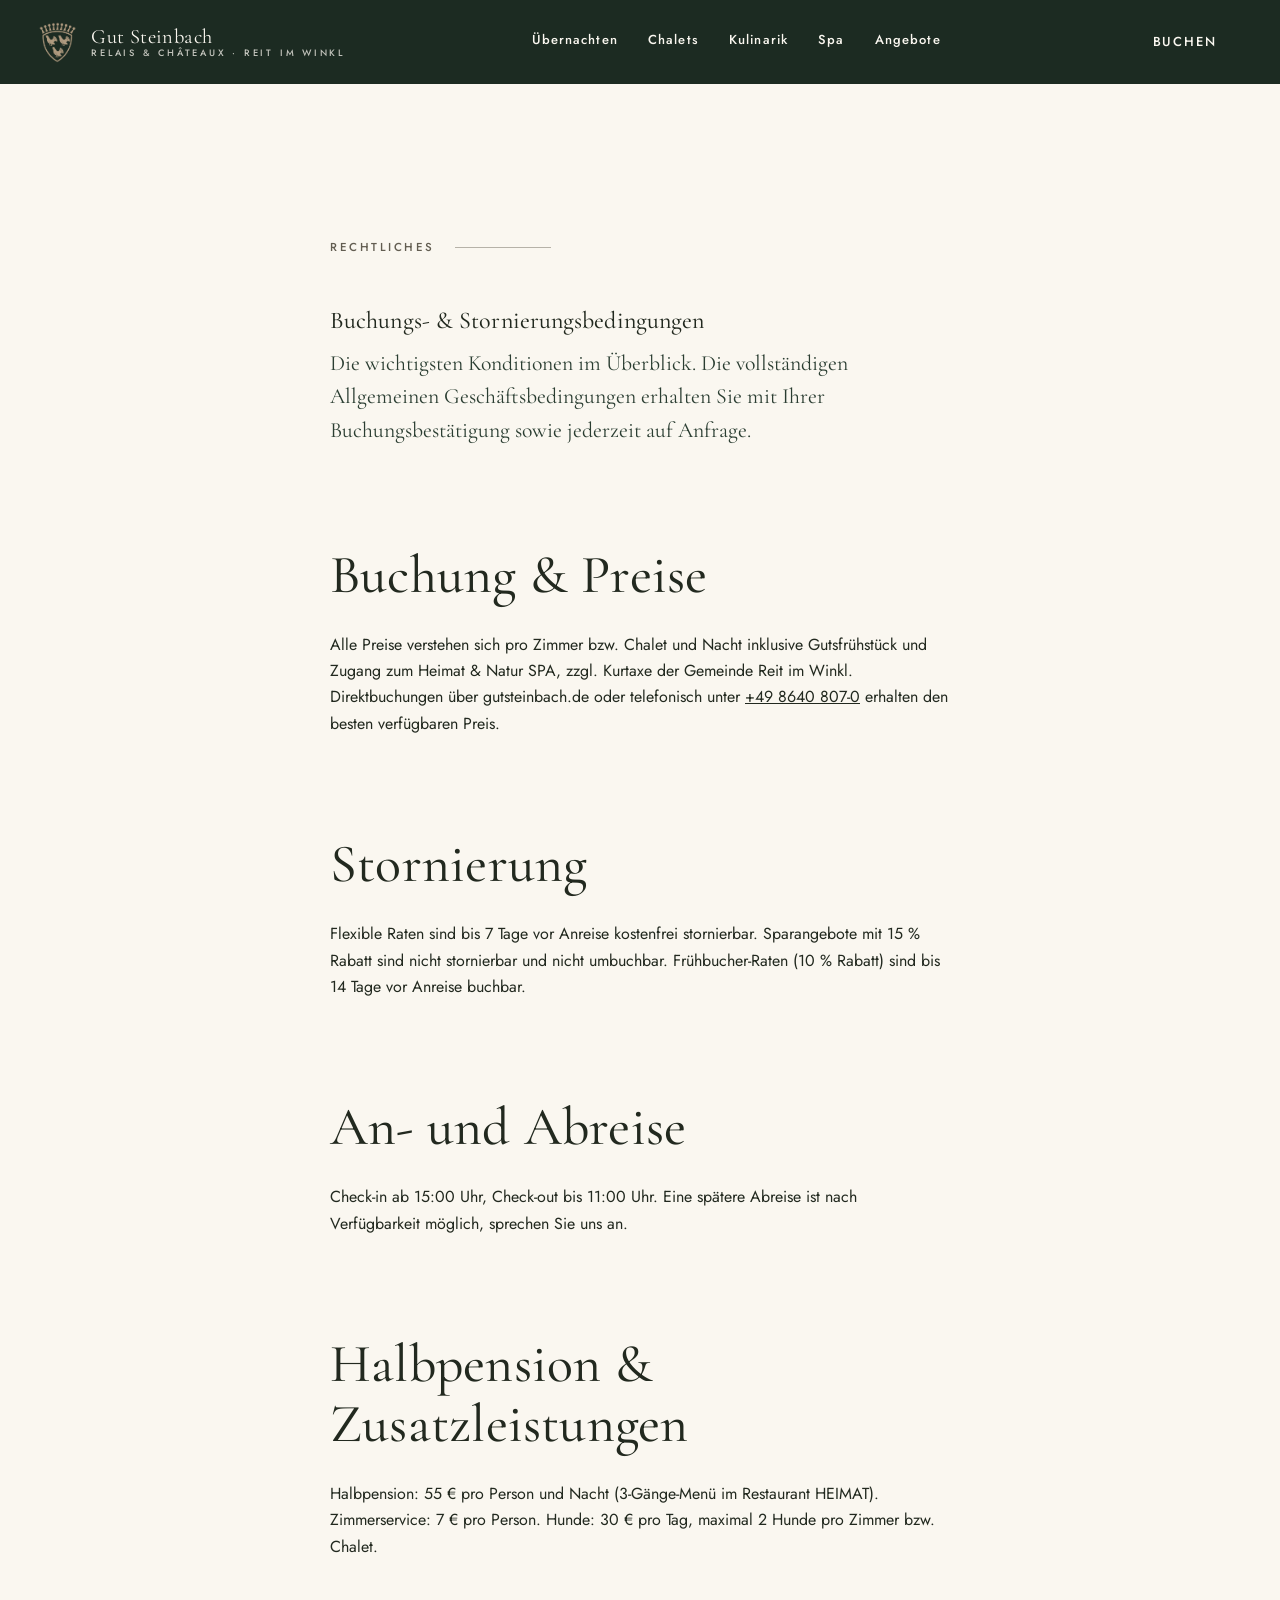
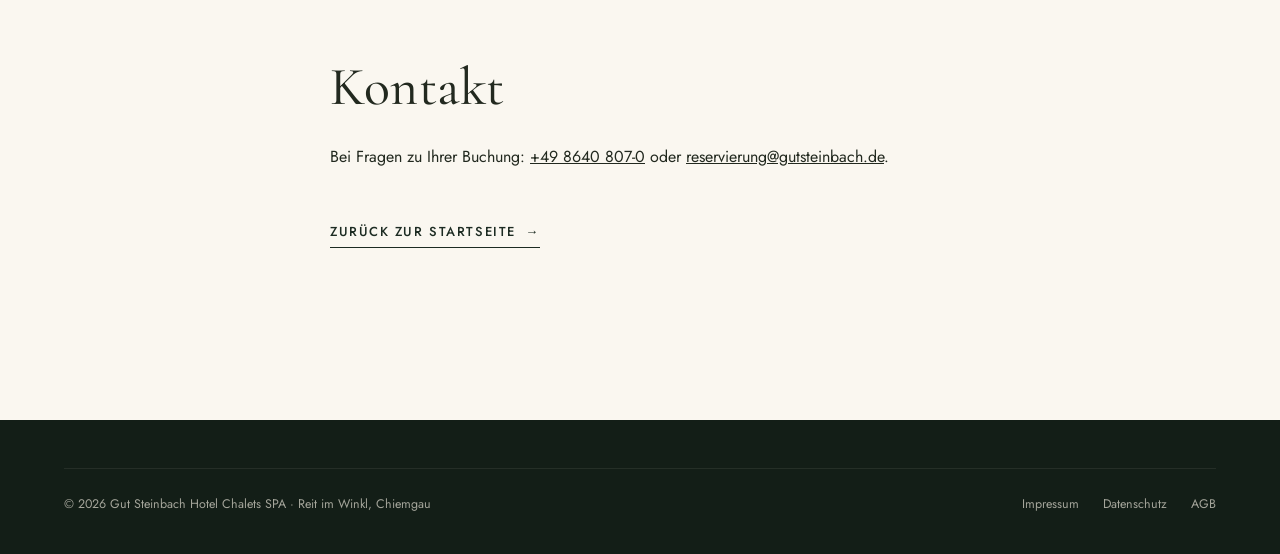
<file: agb.html>
<!DOCTYPE html>
<html lang="de">
<head>
  <meta charset="utf-8">
  <meta name="viewport" content="width=device-width, initial-scale=1">
  <title>AGB – Gut Steinbach | Reit im Winkl</title>
  <meta name="description" content="Buchungs- und Stornierungsbedingungen der Gut Steinbach Hotel Chalets SPA in Reit im Winkl.">
  <link rel="canonical" href="https://www.gutsteinbach.de/agb.html">
  <meta name="robots" content="noindex, follow">
  <meta name="theme-color" content="#1c2b22">
  <link rel="icon" href="assets/img/logo-shield-gold.png" type="image/png">
  <link rel="preload" href="assets/fonts/cormorant-var.woff2" as="font" type="font/woff2" crossorigin>
  <link rel="preload" href="assets/fonts/jost-var.woff2" as="font" type="font/woff2" crossorigin>
  <link rel="stylesheet" href="assets/css/main.css">
  <style>.legal-header{background:var(--tanne);}.legal-header .site-header{position:static;}</style>
</head>
<body>
  <a class="skip-link" href="#main">Zum Inhalt springen</a>
  <div class="legal-header">
    <header class="site-header">
      <div class="wrap">
        <a class="brand" href="index.html" aria-label="Gut Steinbach – Startseite">
          <img src="assets/img/logo-shield-gold.png" alt="" width="379" height="413">
          <span class="brand__name">Gut Steinbach<span class="brand__sub">Relais &amp; Châteaux · Reit im Winkl</span></span>
        </a>
        <nav class="header-nav" aria-label="Hauptnavigation">
          <a class="header-nav__link" href="uebernachten.html">Übernachten</a>
          <a class="header-nav__link" href="chalets.html">Chalets</a>
          <a class="header-nav__link" href="kulinarik.html">Kulinarik</a>
          <a class="header-nav__link" href="spa.html">Spa</a>
          <a class="header-nav__link" href="angebote.html">Angebote</a>
        </nav>
        <span class="header-cta"><a class="btn btn--solid" href="https://onepagebooking.com/gut-steinbach?lang=de" target="_blank" rel="noopener">Buchen</a></span>
      </div>
    </header>
  </div>

  <main id="main">
    <section class="section">
      <div class="wrap wrap--narrow prose">
        <p class="chapter">Rechtliches</p>
        <h1>Buchungs- &amp; Stornierungsbedingungen</h1>
        <p class="lead">Die wichtigsten Konditionen im Überblick. Die vollständigen Allgemeinen Geschäftsbedingungen erhalten Sie mit Ihrer Buchungsbestätigung sowie jederzeit auf Anfrage.</p>

        <h2>Buchung &amp; Preise</h2>
        <p>Alle Preise verstehen sich pro Zimmer bzw. Chalet und Nacht inklusive Gutsfrühstück und Zugang zum Heimat &amp; Natur SPA, zzgl. Kurtaxe der Gemeinde Reit im Winkl. Direktbuchungen über gutsteinbach.de oder telefonisch unter <a href="tel:+4986408070">+49 8640 807-0</a> erhalten den besten verfügbaren Preis.</p>

        <h2>Stornierung</h2>
        <p>Flexible Raten sind bis 7 Tage vor Anreise kostenfrei stornierbar. Sparangebote mit 15&nbsp;% Rabatt sind nicht stornierbar und nicht umbuchbar. Frühbucher-Raten (10&nbsp;% Rabatt) sind bis 14 Tage vor Anreise buchbar.</p>

        <h2>An- und Abreise</h2>
        <p>Check-in ab 15:00 Uhr, Check-out bis 11:00 Uhr. Eine spätere Abreise ist nach Verfügbarkeit möglich, sprechen Sie uns an.</p>

        <h2>Halbpension &amp; Zusatzleistungen</h2>
        <p>Halbpension: 55&nbsp;€ pro Person und Nacht (3-Gänge-Menü im Restaurant HEIMAT). Zimmerservice: 7&nbsp;€ pro Person. Hunde: 30&nbsp;€ pro Tag, maximal 2 Hunde pro Zimmer bzw. Chalet.</p>

        <h2>Kontakt</h2>
        <p>Bei Fragen zu Ihrer Buchung: <a href="tel:+4986408070">+49 8640 807-0</a> oder <a href="mailto:reservierung@gutsteinbach.de">reservierung@gutsteinbach.de</a>.</p>

        <p style="margin-top:3rem;"><a class="tlink" href="index.html" style="color:var(--tanne);">Zurück zur Startseite <span aria-hidden="true">→</span></a></p>
      </div>
    </section>
  </main>

  <footer class="site-footer" style="padding-top:3rem;">
    <div class="wrap footer-legal">
      <p>© <span data-year>2026</span> Gut Steinbach Hotel Chalets SPA · Reit im Winkl, Chiemgau</p>
      <ul>
        <li><a href="impressum.html">Impressum</a></li>
        <li><a href="datenschutz.html">Datenschutz</a></li>
        <li><a href="agb.html" aria-current="page">AGB</a></li>
      </ul>
    </div>
  </footer>
  <script src="assets/js/main.js" defer></script>
</body>
</html>
</file>
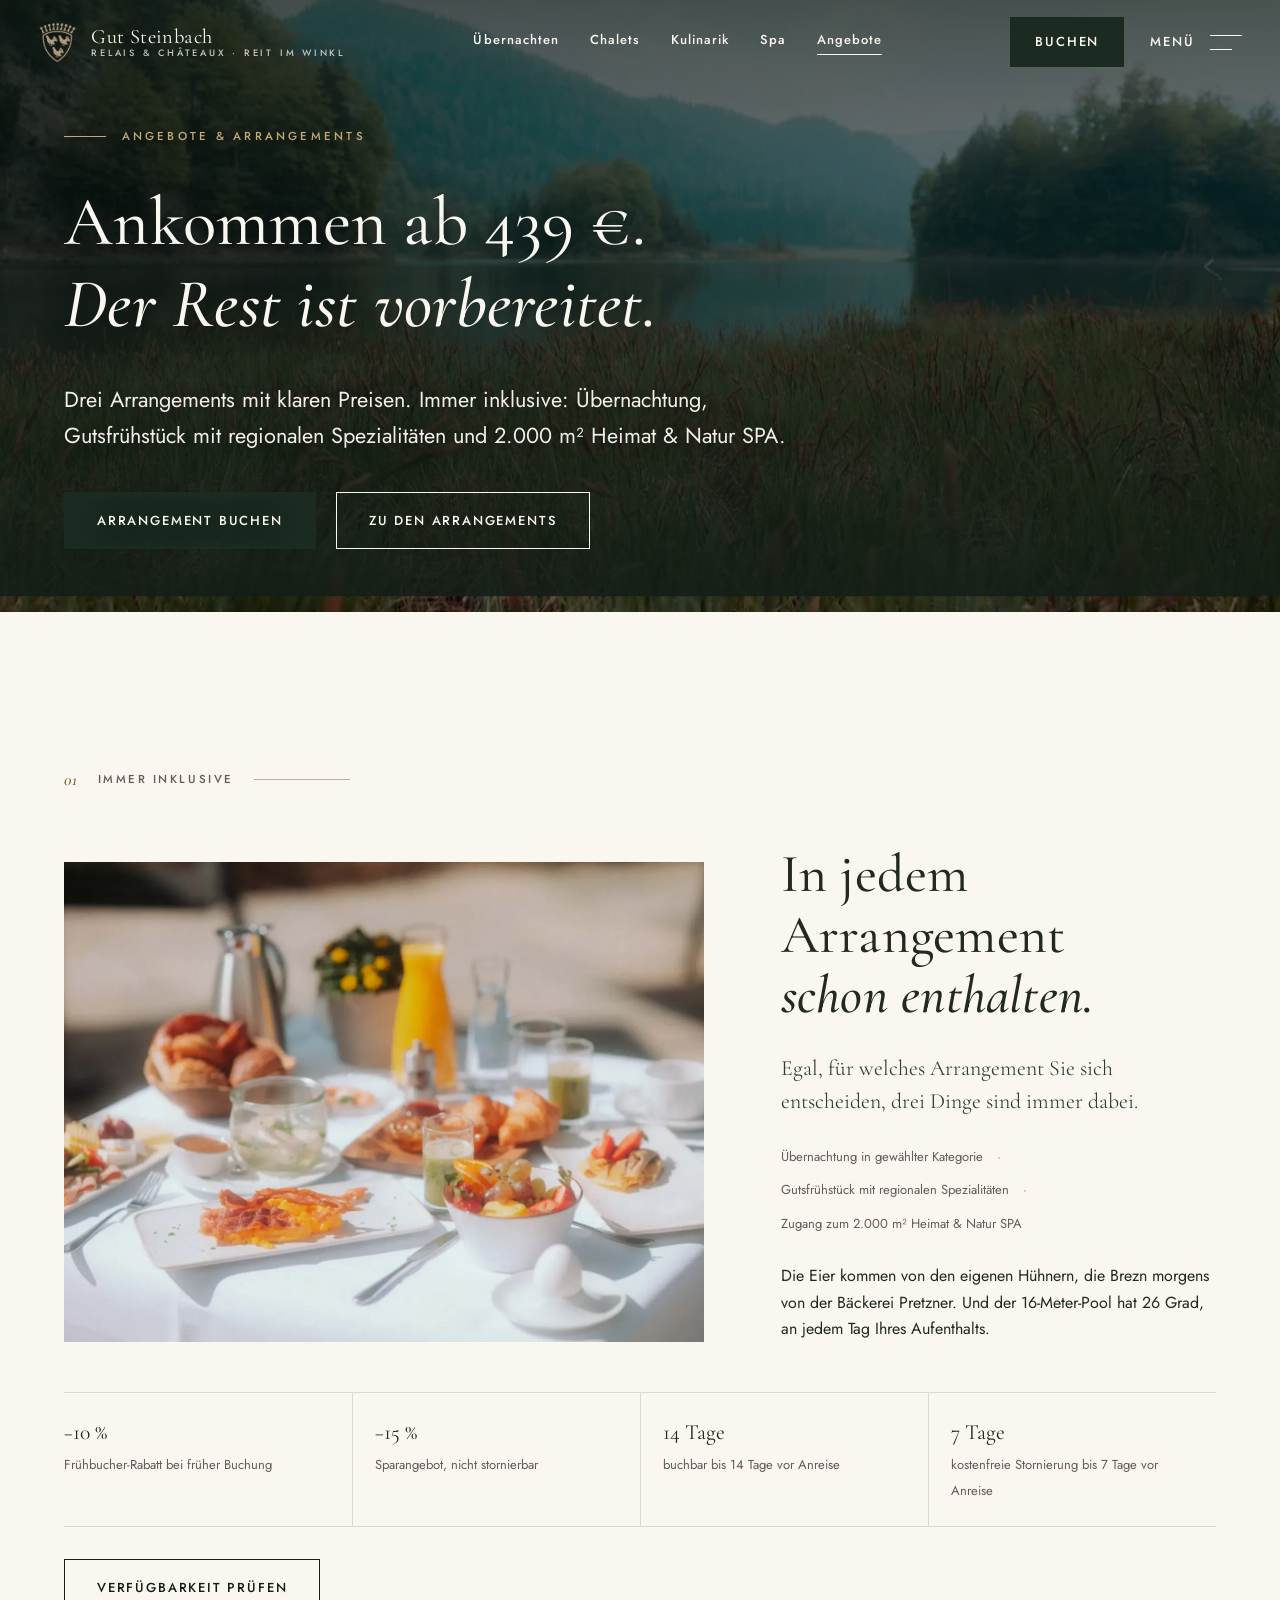
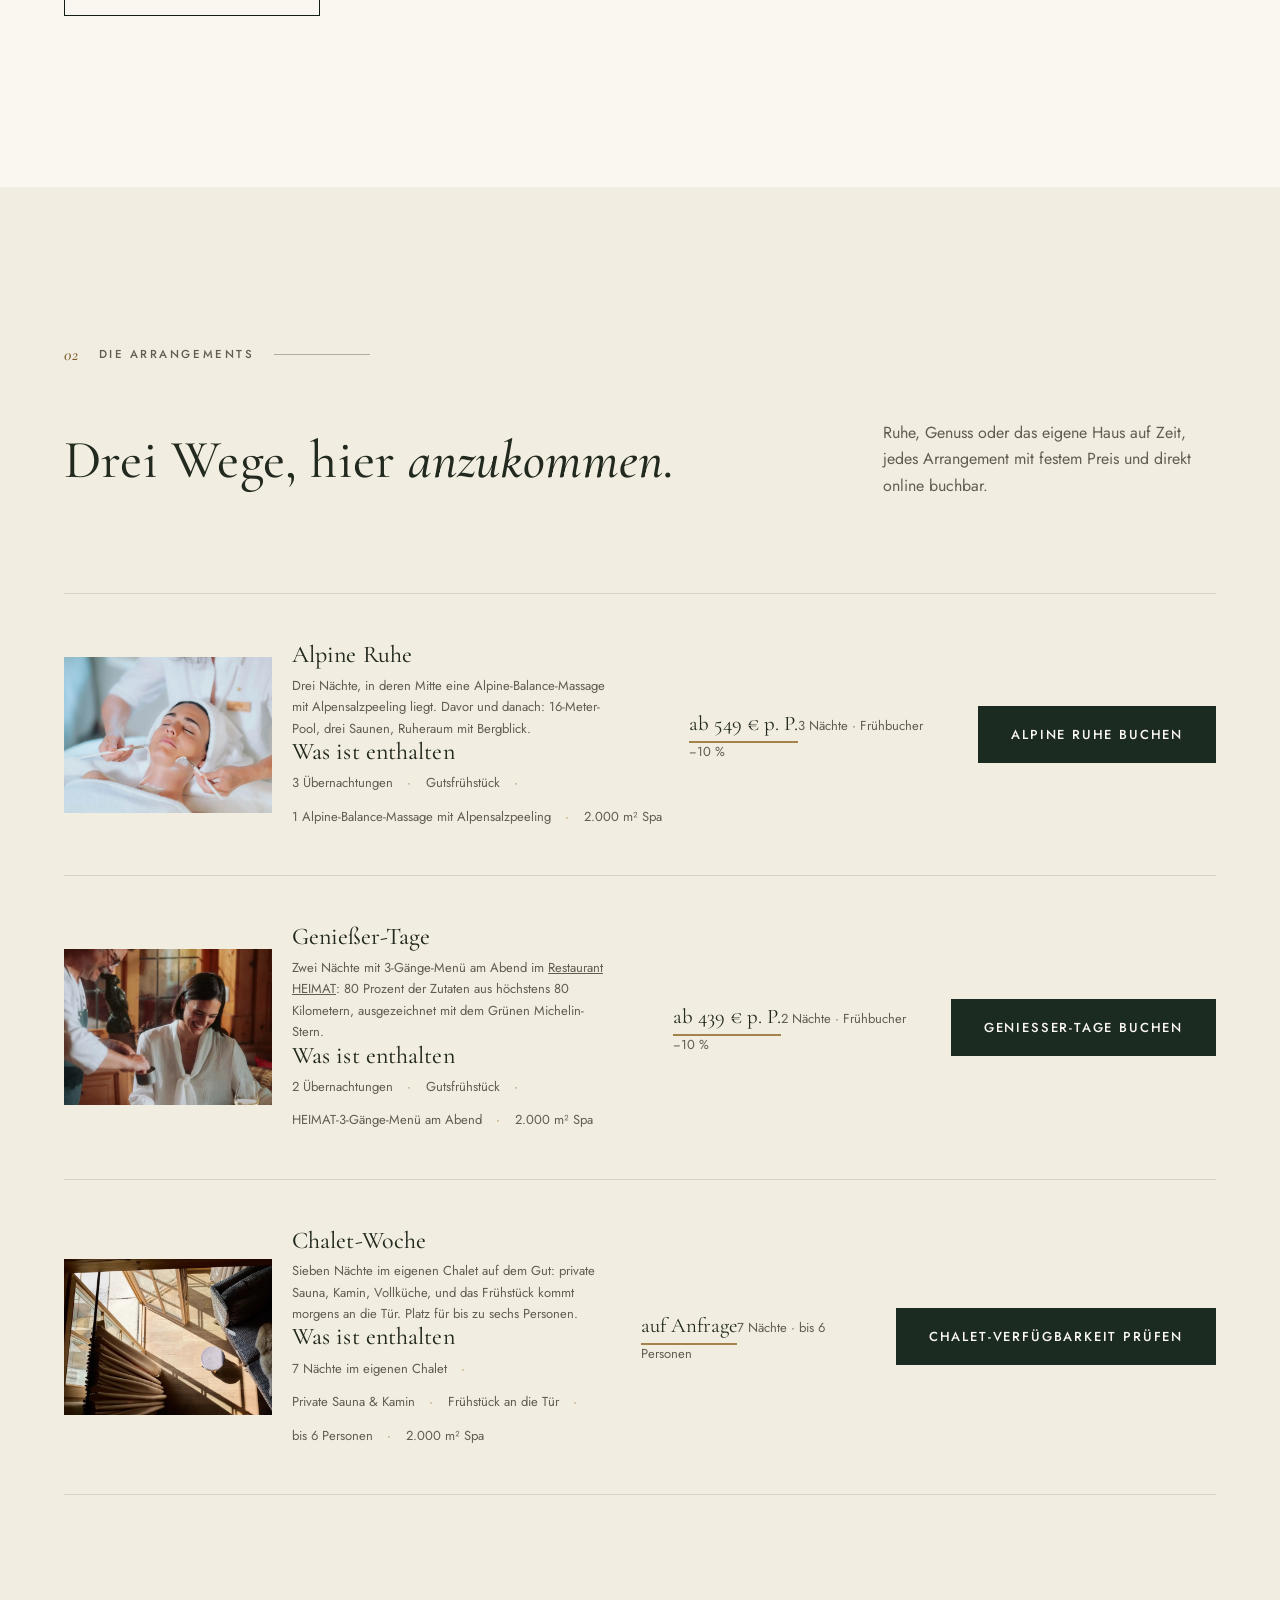
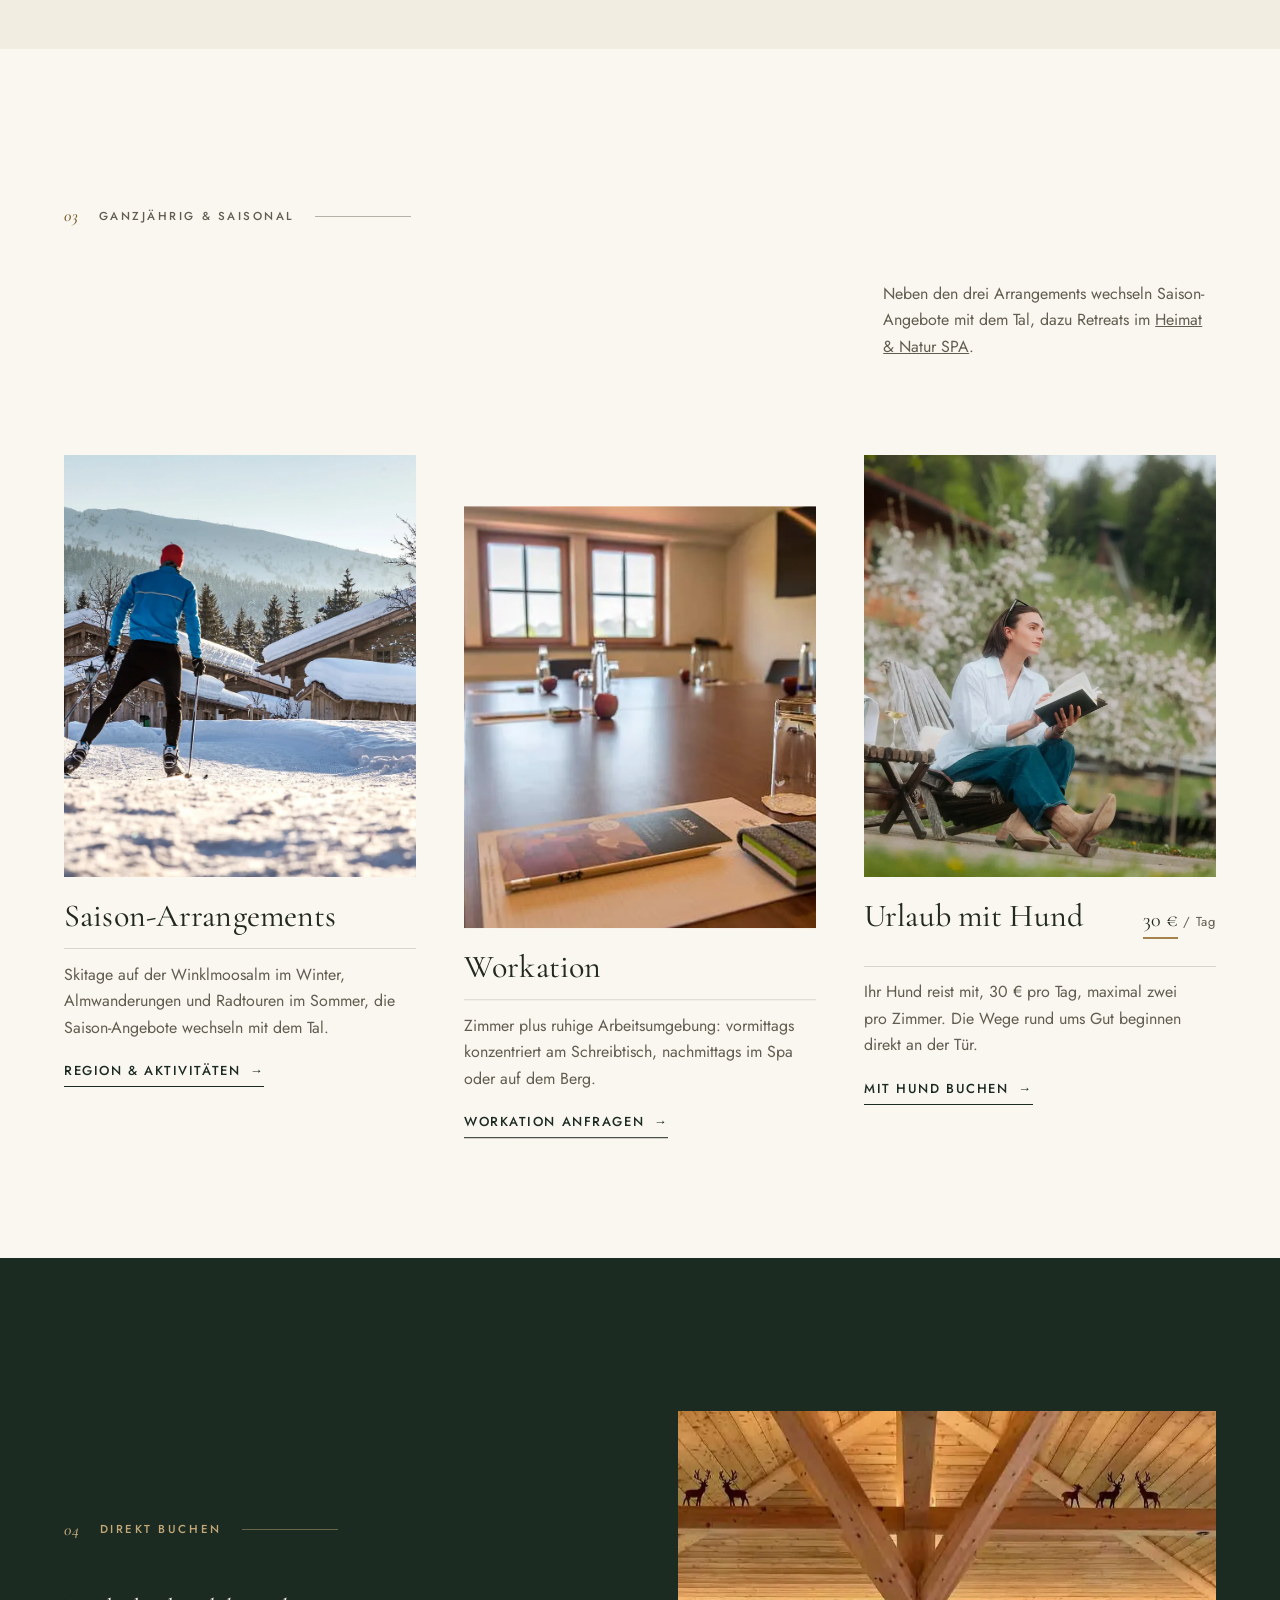
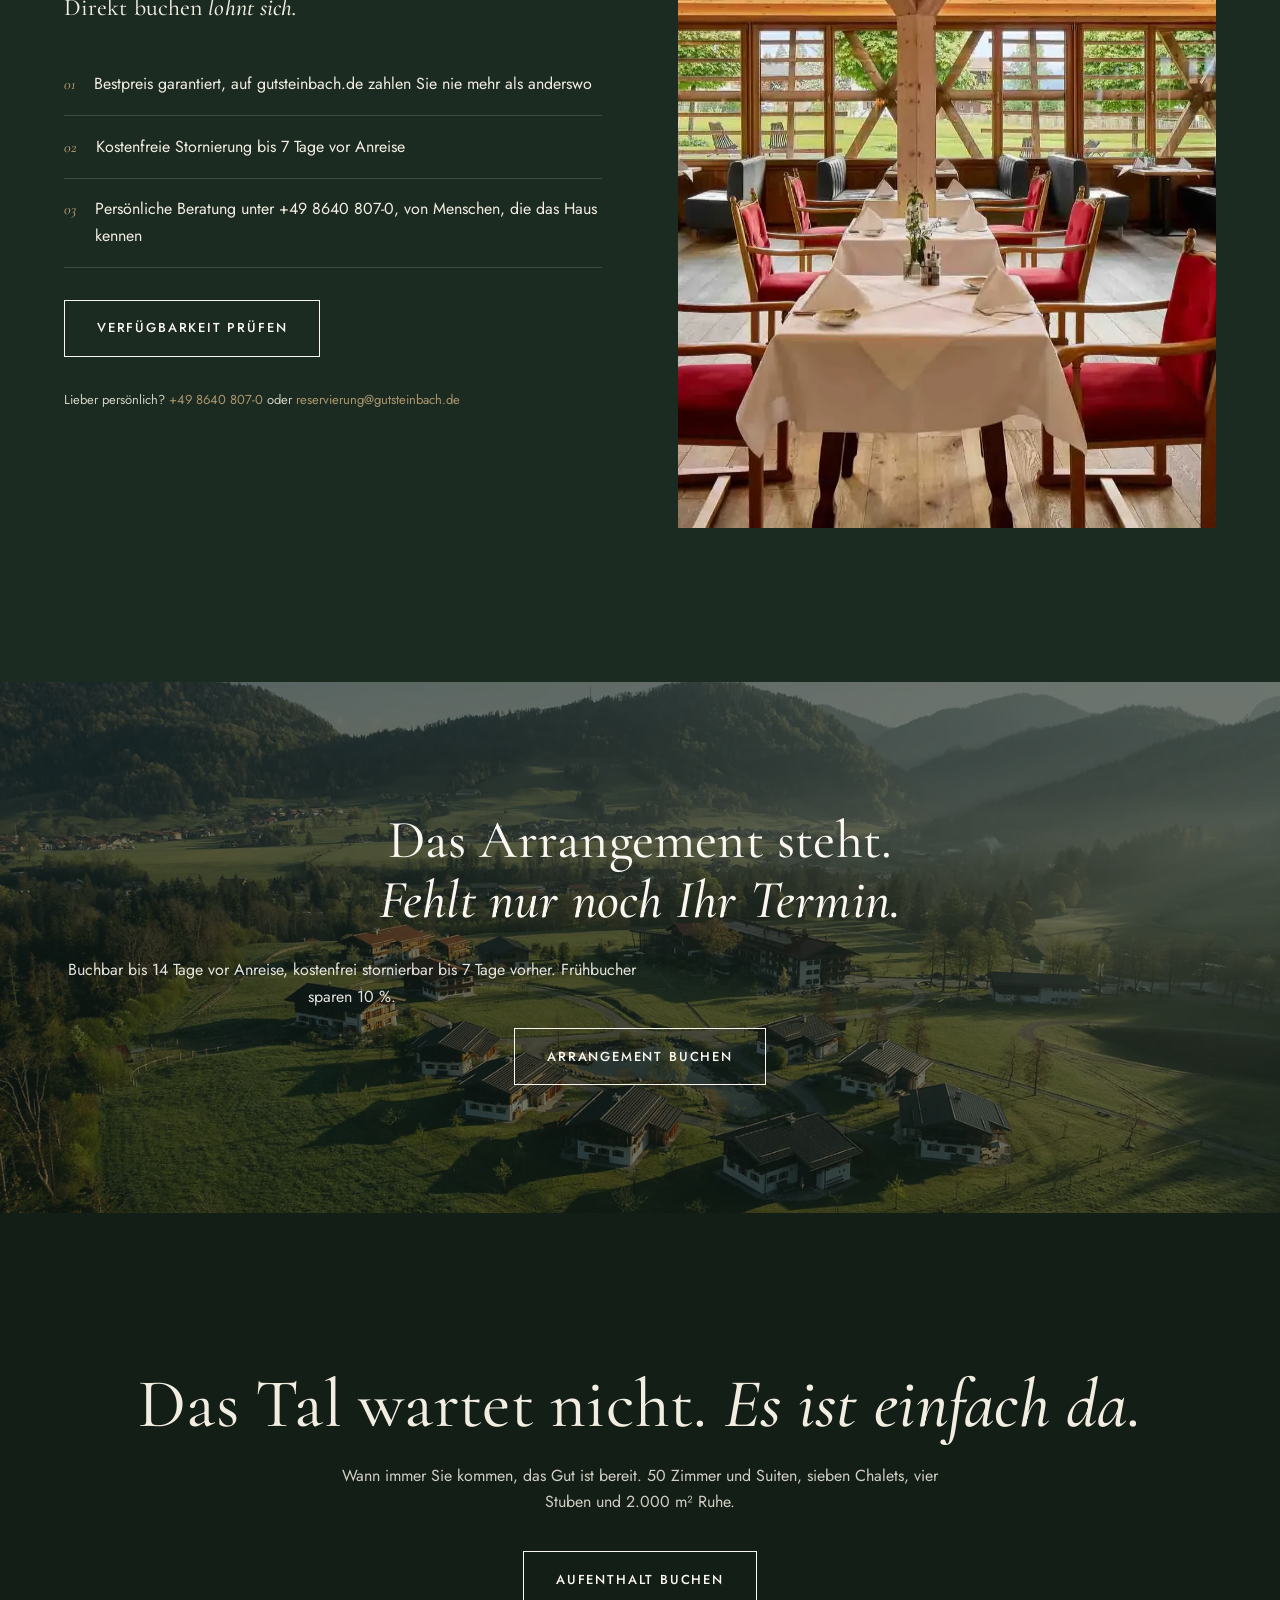
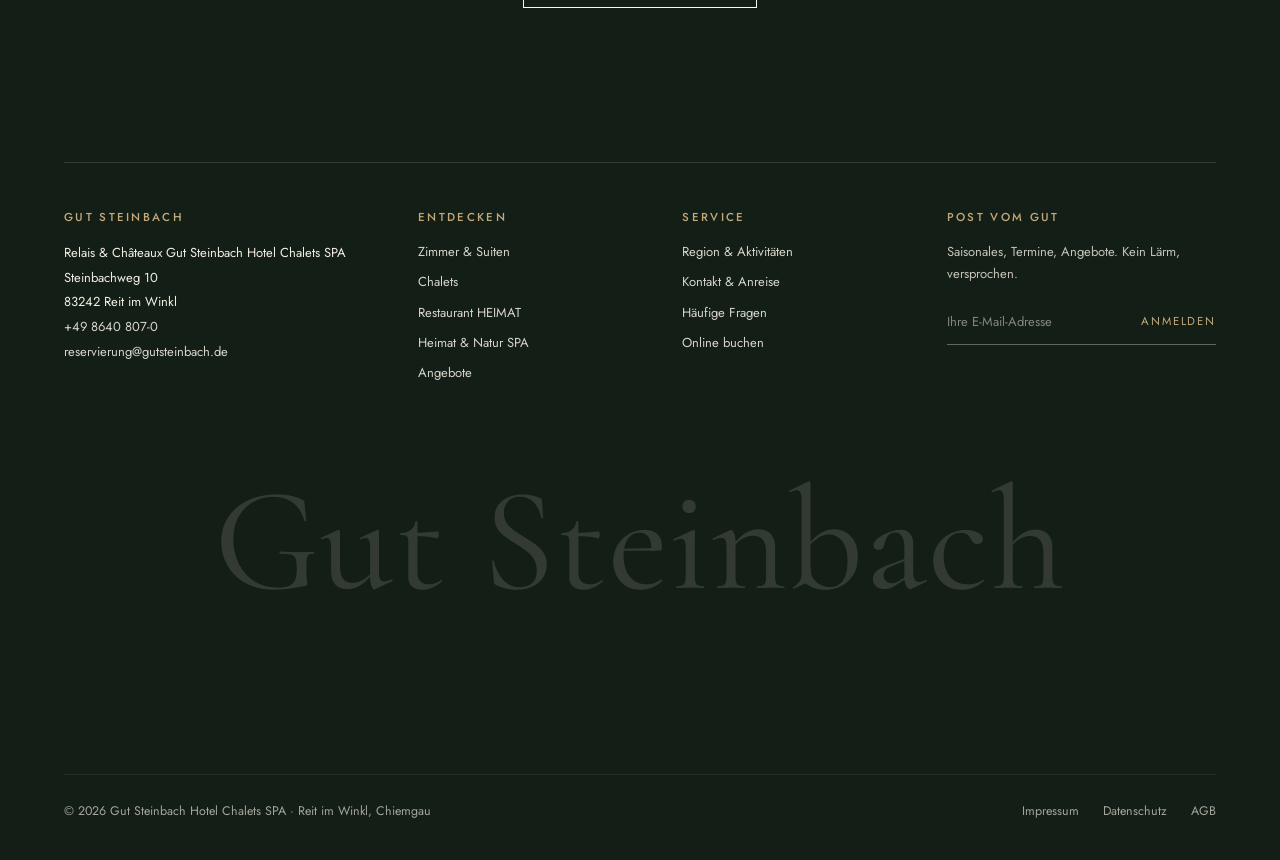
<file: angebote.html>
<!DOCTYPE html>
<html lang="de">
<head>
  <meta charset="utf-8">
  <meta name="viewport" content="width=device-width, initial-scale=1">
  <title>Angebote &amp; Arrangements ab 439 € – Gut Steinbach | Reit im Winkl</title>
  <meta name="description" content="Drei Arrangements ab 439 € p. P.: Alpine Ruhe, Genießer-Tage, Chalet-Woche. Inklusive Gutsfrühstück und 2.000 m² Spa. Frühbucher sparen 10 %, direkt buchen.">
  <link rel="canonical" href="https://www.gutsteinbach.de/angebote.html">
  <meta name="theme-color" content="#1c2b22">

  <!-- Open Graph / Social -->
  <meta property="og:type" content="website">
  <meta property="og:site_name" content="Gut Steinbach">
  <meta property="og:locale" content="de_DE">
  <meta property="og:title" content="Angebote &amp; Arrangements ab 439 € – Gut Steinbach, Reit im Winkl">
  <meta property="og:description" content="Alpine Ruhe, Genießer-Tage oder Chalet-Woche: Immer inklusive sind Gutsfrühstück und 2.000 m² Heimat & Natur SPA. Frühbucher sparen 10 %.">
  <meta property="og:url" content="https://www.gutsteinbach.de/angebote.html">
  <meta property="og:image" content="https://www.gutsteinbach.de/assets/img/spa-ruheraum.webp">
  <meta name="twitter:card" content="summary_large_image">

  <link rel="icon" href="assets/img/logo-shield-gold.png" type="image/png">
  <link rel="apple-touch-icon" href="assets/img/logo-shield-gold.png">

  <link rel="preload" href="assets/fonts/cormorant-var.woff2" as="font" type="font/woff2" crossorigin>
  <link rel="preload" href="assets/fonts/jost-var.woff2" as="font" type="font/woff2" crossorigin>
  <link rel="stylesheet" href="assets/css/main.css">

  <style>
    main .featrow{color:var(--stein);}
    .section--dark .featrow{color:rgba(242,237,225,.8);}
    .offer h4{font-family:var(--sans);font-size:var(--fs-label);font-weight:500;letter-spacing:.18em;text-transform:uppercase;color:var(--messing);margin:1.3rem 0 .2rem;}
    .offer .featrow{margin-block:.4rem 0;}
    .offer .btn{justify-self:start;}
    @media (min-width:56em){.offer .btn{justify-self:end;}}
  </style>

  <script type="application/ld+json">
  {
    "@context": "https://schema.org",
    "@graph": [
      {
        "@type": "BreadcrumbList",
        "@id": "https://www.gutsteinbach.de/angebote.html#breadcrumb",
        "itemListElement": [
          {
            "@type": "ListItem",
            "position": 1,
            "name": "Startseite",
            "item": "https://www.gutsteinbach.de/"
          },
          {
            "@type": "ListItem",
            "position": 2,
            "name": "Angebote & Arrangements",
            "item": "https://www.gutsteinbach.de/angebote.html"
          }
        ]
      },
      {
        "@type": "OfferCatalog",
        "@id": "https://www.gutsteinbach.de/angebote.html#angebote",
        "name": "Angebote & Arrangements – Gut Steinbach",
        "url": "https://www.gutsteinbach.de/angebote.html",
        "itemListElement": [
          {
            "@type": "Offer",
            "name": "Alpine Ruhe",
            "description": "3 Nächte inkl. Gutsfrühstück, einer Alpine-Balance-Massage mit Alpensalzpeeling und Zugang zum 2.000 m² Heimat & Natur SPA.",
            "price": "549",
            "priceCurrency": "EUR",
            "availability": "https://schema.org/InStock",
            "url": "https://www.gutsteinbach.de/angebote.html#alpine-ruhe",
            "itemOffered": {
              "@type": "Service",
              "name": "3 Nächte mit Spa-Anwendung"
            },
            "offeredBy": { "@id": "https://www.gutsteinbach.de/#hotel" }
          },
          {
            "@type": "Offer",
            "name": "Genießer-Tage",
            "description": "2 Nächte inkl. Gutsfrühstück, 3-Gänge-Menü im Restaurant HEIMAT (Grüner Michelin-Stern, 80:80-Prinzip) und Zugang zum 2.000 m² Spa.",
            "price": "439",
            "priceCurrency": "EUR",
            "availability": "https://schema.org/InStock",
            "url": "https://www.gutsteinbach.de/angebote.html#geniesser-tage",
            "itemOffered": {
              "@type": "Service",
              "name": "2 Nächte mit HEIMAT-Menü"
            },
            "offeredBy": { "@id": "https://www.gutsteinbach.de/#hotel" }
          },
          {
            "@type": "Offer",
            "name": "Chalet-Woche",
            "description": "7 Nächte im eigenen Chalet mit privater Sauna und Kamin, Frühstück an die Tür, für bis zu 6 Personen. Preis auf Anfrage.",
            "priceCurrency": "EUR",
            "availability": "https://schema.org/InStock",
            "url": "https://www.gutsteinbach.de/angebote.html#chalet-woche",
            "itemOffered": {
              "@type": "Service",
              "name": "7 Nächte im Chalet"
            },
            "offeredBy": { "@id": "https://www.gutsteinbach.de/#hotel" }
          }
        ]
      }
    ]
  }
  </script>
</head>
<body>
  <a class="skip-link" href="#main">Zum Inhalt springen</a>

  <header class="site-header">
    <div class="wrap">
      <a class="brand" href="index.html" aria-label="Gut Steinbach – Startseite">
        <img src="assets/img/logo-shield-gold.png" alt="" width="379" height="413">
        <span class="brand__name">Gut Steinbach<span class="brand__sub">Relais &amp; Châteaux · Reit im Winkl</span></span>
      </a>
      <nav class="header-nav" aria-label="Hauptnavigation">
        <a class="header-nav__link" href="uebernachten.html">Übernachten</a>
        <a class="header-nav__link" href="chalets.html">Chalets</a>
        <a class="header-nav__link" href="kulinarik.html">Kulinarik</a>
        <a class="header-nav__link" href="spa.html">Spa</a>
        <a class="header-nav__link" href="angebote.html" aria-current="page">Angebote</a>
      </nav>
      <div style="display:flex;align-items:center;gap:1.6rem;">
        <span class="header-cta"><a class="btn btn--solid" href="https://onepagebooking.com/gut-steinbach?lang=de" target="_blank" rel="noopener">Buchen</a></span>
        <button class="menu-btn" aria-expanded="false" aria-controls="menu">
          <span class="menu-btn__label">Menü</span>
          <span class="menu-btn__icon" aria-hidden="true"><span></span><span></span></span>
        </button>
      </div>
    </div>
  </header>

  <nav class="menu" id="menu" aria-label="Menü">
    <div class="menu__nav">
      <a class="menu__link" href="index.html"><i>01</i>Startseite</a>
      <a class="menu__link" href="uebernachten.html"><i>02</i>Zimmer &amp; Suiten</a>
      <a class="menu__link" href="chalets.html"><i>03</i>Chalets</a>
      <a class="menu__link" href="kulinarik.html"><i>04</i>Kulinarik</a>
      <a class="menu__link" href="spa.html"><i>05</i>Heimat &amp; Natur SPA</a>
      <a class="menu__link" href="angebote.html" aria-current="page"><i>06</i>Angebote</a>
      <a class="menu__link" href="region.html"><i>07</i>Region &amp; Aktivitäten</a>
      <a class="menu__link" href="kontakt.html"><i>08</i>Kontakt &amp; Anreise</a>
      <div class="menu__meta">
        <a href="tel:+4986408070">+49 8640 807-0</a>
        <a href="mailto:reservierung@gutsteinbach.de">reservierung@gutsteinbach.de</a>
        <span>Steinbachweg 10 · 83242 Reit im Winkl</span>
      </div>
    </div>
    <div class="menu__visual" aria-hidden="true">
      <img src="assets/img/gut-fassade.webp" alt="" loading="lazy">
    </div>
  </nav>

  <main id="main">

    <!-- ================= HERO ================= -->
    <section class="page-hero">
      <div class="page-hero__media" data-parallax="-0.1">
        <img src="assets/img/landschaft-chiemgau.webp" alt="Blick über die Wiesen des Chiemgaus auf die Berge um Reit im Winkl" width="1920" height="1281">
        <div class="hero__scrim"></div>
      </div>
      <div class="hero__content">
        <div class="wrap">
          <p class="hero__eyebrow">Angebote &amp; Arrangements</p>
          <h1 class="lines is-in">
            <span class="line"><span>Ankommen ab 439&nbsp;€.</span></span>
            <span class="line"><span><em class="accent-i">Der Rest ist vorbereitet.</em></span></span>
          </h1>
          <p class="hero__sub">Drei Arrangements mit klaren Preisen. Immer inklusive: Übernachtung, Gutsfrühstück mit regionalen Spezialitäten und 2.000&nbsp;m² Heimat &amp; Natur SPA.</p>
          <div class="hero__cta">
            <a class="btn btn--solid" href="https://onepagebooking.com/gut-steinbach?lang=de" target="_blank" rel="noopener">Arrangement buchen</a>
            <a class="btn btn--light" href="#arrangements">Zu den Arrangements</a>
          </div>
        </div>
      </div>
    </section>

    <!-- ================= IMMER INKLUSIVE ================= -->
    <section class="section" id="inklusive">
      <div class="wrap">
        <p class="chapter"><span class="chapter__num">01</span> Immer inklusive</p>
        <div class="split">
          <div class="split__media">
            <div class="frame frame--43">
              <img src="assets/img/kulinarik-fruehstueck.webp" alt="Gutsfrühstück mit regionalen Spezialitäten, frischem Brot und Eiern vom Gut" loading="lazy" width="1600" height="1067">
            </div>
          </div>
          <div class="split__body">
            <h2>In jedem Arrangement <em class="accent-i">schon enthalten.</em></h2>
            <p class="lead">Egal, für welches Arrangement Sie sich entscheiden, drei Dinge sind immer dabei.</p>
            <ul class="featrow">
              <li>Übernachtung in gewählter Kategorie</li>
              <li>Gutsfrühstück mit regionalen Spezialitäten</li>
              <li>Zugang zum 2.000&nbsp;m² Heimat &amp; Natur SPA</li>
            </ul>
            <p>Die Eier kommen von den eigenen Hühnern, die Brezn morgens von der Bäckerei Pretzner. Und der 16-Meter-Pool hat 26 Grad, an jedem Tag Ihres Aufenthalts.</p>
          </div>
        </div>

        <div class="menu-facts" data-reveal>
          <div><b>−10&nbsp;%</b><span>Frühbucher-Rabatt bei früher Buchung</span></div>
          <div><b>−15&nbsp;%</b><span>Sparangebot, nicht stornierbar</span></div>
          <div><b>14 Tage</b><span>buchbar bis 14 Tage vor Anreise</span></div>
          <div><b>7 Tage</b><span>kostenfreie Stornierung bis 7 Tage vor Anreise</span></div>
        </div>
        <p><a class="btn" href="https://onepagebooking.com/gut-steinbach?lang=de" target="_blank" rel="noopener">Verfügbarkeit prüfen</a></p>
      </div>
    </section>

    <!-- ================= DIE ARRANGEMENTS ================= -->
    <section class="section section--linen" id="arrangements">
      <div class="wrap">
        <p class="chapter"><span class="chapter__num">02</span> Die Arrangements</p>
        <div class="split split--head">
          <div class="split__body">
            <h2>Drei Wege, hier <em class="accent-i">anzukommen.</em></h2>
          </div>
          <div class="split__media">
            <p style="color:var(--stein);max-width:32ch;">Ruhe, Genuss oder das eigene Haus auf Zeit, jedes Arrangement mit festem Preis und direkt online buchbar.</p>
          </div>
        </div>

        <div class="offers" data-stagger="0.12">
          <article class="offer" id="alpine-ruhe" data-reveal>
            <div class="frame">
              <img src="assets/img/spa-ruheraum.webp" alt="Ruheraum im Heimat & Natur SPA mit Tagesbetten und Blick auf die Alpen" loading="lazy" width="1600" height="1067">
            </div>
            <div>
              <h3>Alpine Ruhe</h3>
              <p class="offer__desc">Drei Nächte, in deren Mitte eine Alpine-Balance-Massage mit Alpensalzpeeling liegt. Davor und danach: 16-Meter-Pool, drei Saunen, Ruheraum mit Bergblick.</p>
              <h3>Was ist enthalten</h3>
              <ul class="featrow">
                <li>3 Übernachtungen</li>
                <li>Gutsfrühstück</li>
                <li>1 Alpine-Balance-Massage mit Alpensalzpeeling</li>
                <li>2.000&nbsp;m² Spa</li>
              </ul>
            </div>
            <p class="offer__terms"><b>ab 549&nbsp;€ p.&nbsp;P.</b>3 Nächte · Frühbucher −10&nbsp;%</p>
            <a class="btn btn--solid" href="https://onepagebooking.com/gut-steinbach?lang=de" target="_blank" rel="noopener">Alpine Ruhe buchen</a>
          </article>

          <article class="offer" id="geniesser-tage" data-reveal>
            <div class="frame">
              <img src="assets/img/kulinarik-teller-1.webp" alt="Gericht aus dem Restaurant HEIMAT mit Zutaten vom eigenen Gut" loading="lazy" width="1400" height="933">
            </div>
            <div>
              <h3>Genießer-Tage</h3>
              <p class="offer__desc">Zwei Nächte mit 3-Gänge-Menü am Abend im <a href="kulinarik.html" style="color:inherit;">Restaurant HEIMAT</a>: 80&nbsp;Prozent der Zutaten aus höchstens 80 Kilometern, ausgezeichnet mit dem Grünen Michelin-Stern.</p>
              <h3>Was ist enthalten</h3>
              <ul class="featrow">
                <li>2 Übernachtungen</li>
                <li>Gutsfrühstück</li>
                <li>HEIMAT-3-Gänge-Menü am Abend</li>
                <li>2.000&nbsp;m² Spa</li>
              </ul>
            </div>
            <p class="offer__terms"><b>ab 439&nbsp;€ p.&nbsp;P.</b>2 Nächte · Frühbucher −10&nbsp;%</p>
            <a class="btn btn--solid" href="https://onepagebooking.com/gut-steinbach?lang=de" target="_blank" rel="noopener">Genießer-Tage buchen</a>
          </article>

          <article class="offer" id="chalet-woche" data-reveal>
            <div class="frame">
              <img src="assets/img/chalet-detail.webp" alt="Holzfassade und Terrasse eines Chalets auf Gut Steinbach am Abend" loading="lazy" width="1600" height="1067">
            </div>
            <div>
              <h3>Chalet-Woche</h3>
              <p class="offer__desc">Sieben Nächte im eigenen Chalet auf dem Gut: private Sauna, Kamin, Vollküche, und das Frühstück kommt morgens an die Tür. Platz für bis zu sechs Personen.</p>
              <h3>Was ist enthalten</h3>
              <ul class="featrow">
                <li>7 Nächte im eigenen Chalet</li>
                <li>Private Sauna &amp; Kamin</li>
                <li>Frühstück an die Tür</li>
                <li>bis 6 Personen</li>
                <li>2.000&nbsp;m² Spa</li>
              </ul>
            </div>
            <p class="offer__terms"><b>auf Anfrage</b>7 Nächte · bis 6 Personen</p>
            <a class="btn btn--solid" href="https://onepagebooking.com/gut-steinbach?lang=de" target="_blank" rel="noopener">Chalet-Verfügbarkeit prüfen</a>
          </article>
        </div>
      </div>
    </section>

    <!-- ================= GANZJÄHRIG & SAISONAL ================= -->
    <section class="section" id="saisonal">
      <div class="wrap">
        <p class="chapter"><span class="chapter__num">03</span> Ganzjährig &amp; Saisonal</p>
        <div class="split split--head">
          <div class="split__body">
            <h2>Großartiges <em class="accent-i">zu jeder Jahreszeit.</em></h2>
          </div>
          <div class="split__media">
            <p style="color:var(--stein);max-width:34ch;">Neben den drei Arrangements wechseln Saison-Angebote mit dem Tal, dazu Retreats im <a href="spa.html" style="color:inherit;">Heimat &amp; Natur SPA</a>.</p>
          </div>
        </div>

        <div class="stay-grid" data-stagger="0.12">
          <a class="stay-card" href="region.html" data-reveal>
            <div class="frame">
              <img src="assets/img/winter-ski.webp" alt="Skifahrer auf der Winklmoosalm oberhalb von Reit im Winkl" loading="lazy" width="1800" height="1200">
            </div>
            <div class="stay-card__row">
              <h3>Saison-Arrangements</h3>
            </div>
            <p class="stay-card__desc">Skitage auf der Winklmoosalm im Winter, Almwanderungen und Radtouren im Sommer, die Saison-Angebote wechseln mit dem Tal.</p>
            <span class="tlink">Region &amp; Aktivitäten <span class="arr" aria-hidden="true">→</span></span>
          </a>
          <a class="stay-card" href="kontakt.html" data-reveal>
            <div class="frame">
              <img src="assets/img/tagen-raum.webp" alt="Ruhiger Arbeitsraum mit Holztischen und Tageslicht auf Gut Steinbach" loading="lazy" width="1600" height="1067">
            </div>
            <div class="stay-card__row">
              <h3>Workation</h3>
            </div>
            <p class="stay-card__desc">Zimmer plus ruhige Arbeitsumgebung: vormittags konzentriert am Schreibtisch, nachmittags im Spa oder auf dem Berg.</p>
            <span class="tlink">Workation anfragen <span class="arr" aria-hidden="true">→</span></span>
          </a>
          <a class="stay-card" href="https://onepagebooking.com/gut-steinbach?lang=de" target="_blank" rel="noopener" data-reveal>
            <div class="frame">
              <img src="assets/img/gut-gast-natur.webp" alt="Gast auf einem Wiesenweg über dem Gut Steinbach" loading="lazy" width="1400" height="2098">
            </div>
            <div class="stay-card__row">
              <h3>Urlaub mit Hund</h3>
              <p class="stay-card__price"><strong>30&nbsp;€</strong> / Tag</p>
            </div>
            <p class="stay-card__desc">Ihr Hund reist mit, 30&nbsp;€ pro Tag, maximal zwei pro Zimmer. Die Wege rund ums Gut beginnen direkt an der Tür.</p>
            <span class="tlink">Mit Hund buchen <span class="arr" aria-hidden="true">→</span></span>
          </a>
        </div>
      </div>
    </section>

    <!-- ================= DIREKT BUCHEN ================= -->
    <section class="section section--dark direct" id="direkt">
      <div class="wrap direct__grid">
        <div>
          <p class="chapter"><span class="chapter__num">04</span> Direkt buchen</p>
          <h2>Direkt buchen <em class="accent-i">lohnt sich.</em></h2>
          <ul class="direct__perks">
            <li>Bestpreis garantiert, auf gutsteinbach.de zahlen Sie nie mehr als anderswo</li>
            <li>Kostenfreie Stornierung bis 7 Tage vor Anreise</li>
            <li>Persönliche Beratung unter +49 8640 807-0, von Menschen, die das Haus kennen</li>
          </ul>
          <div class="hero__cta">
            <a class="btn btn--light" href="https://onepagebooking.com/gut-steinbach?lang=de" target="_blank" rel="noopener">Verfügbarkeit prüfen</a>
          </div>
          <p class="direct__contact" style="margin-top:2rem;">Lieber persönlich? <a href="tel:+4986408070">+49 8640 807-0</a> oder <a href="mailto:reservierung@gutsteinbach.de">reservierung@gutsteinbach.de</a></p>
        </div>
        <div class="frame frame--34" data-parallax="0.06">
          <img src="assets/img/haus-lobby.webp" alt="Lobby des Haupthauses mit Holzvertäfelung und warmem Licht" loading="lazy" width="1800" height="1013">
        </div>
      </div>
    </section>

    <!-- ================= CTA-BAND ================= -->
    <section class="cta-band">
      <img src="assets/img/gut-aussenansicht.webp" alt="" loading="lazy" width="1800" height="1199" aria-hidden="true">
      <div class="wrap">
        <h2>Das Arrangement steht. <em class="accent-i">Fehlt nur noch Ihr Termin.</em></h2>
        <p>Buchbar bis 14 Tage vor Anreise, kostenfrei stornierbar bis 7 Tage vorher. Frühbucher sparen 10&nbsp;%.</p>
        <a class="btn btn--light" href="https://onepagebooking.com/gut-steinbach?lang=de" target="_blank" rel="noopener">Arrangement buchen</a>
      </div>
    </section>

  </main>

  <!-- ================= FOOTER ================= -->
  <footer class="site-footer">
    <div class="wrap footer-cta">
      <h2>Das Tal wartet nicht. <em class="accent-i">Es ist einfach da.</em></h2>
      <p>Wann immer Sie kommen, das Gut ist bereit. 50 Zimmer und Suiten, sieben Chalets, vier Stuben und 2.000&nbsp;m² Ruhe.</p>
      <a class="btn btn--light" href="https://onepagebooking.com/gut-steinbach?lang=de" target="_blank" rel="noopener">Aufenthalt buchen</a>
    </div>
    <div class="wrap footer-grid">
      <div>
        <h3>Gut Steinbach</h3>
        <address>
          Relais &amp; Châteaux Gut Steinbach Hotel Chalets SPA<br>
          Steinbachweg 10<br>
          83242 Reit im Winkl<br>
          <a href="tel:+4986408070">+49 8640 807-0</a><br>
          <a href="mailto:reservierung@gutsteinbach.de">reservierung@gutsteinbach.de</a>
        </address>
      </div>
      <div>
        <h3>Entdecken</h3>
        <ul>
          <li><a href="uebernachten.html">Zimmer &amp; Suiten</a></li>
          <li><a href="chalets.html">Chalets</a></li>
          <li><a href="kulinarik.html">Restaurant HEIMAT</a></li>
          <li><a href="spa.html">Heimat &amp; Natur SPA</a></li>
          <li><a href="angebote.html">Angebote</a></li>
        </ul>
      </div>
      <div>
        <h3>Service</h3>
        <ul>
          <li><a href="region.html">Region &amp; Aktivitäten</a></li>
          <li><a href="kontakt.html">Kontakt &amp; Anreise</a></li>
          <li><a href="kontakt.html#faq">Häufige Fragen</a></li>
          <li><a href="https://onepagebooking.com/gut-steinbach?lang=de" target="_blank" rel="noopener">Online buchen</a></li>
        </ul>
      </div>
      <div>
        <h3>Post vom Gut</h3>
        <p style="opacity:.8;">Saisonales, Termine, Angebote. Kein Lärm, versprochen.</p>
        <form class="newsletter-form" action="mailto:reservierung@gutsteinbach.de" method="post">
          <label for="nl-email" class="sr-only" style="position:absolute;left:-999px;">E-Mail-Adresse</label>
          <input type="email" id="nl-email" name="email" placeholder="Ihre E-Mail-Adresse" required>
          <button type="submit">Anmelden</button>
        </form>
      </div>
    </div>
    <p class="footer-word" aria-hidden="true">Gut Steinbach</p>
    <div class="wrap footer-legal">
      <p>© <span data-year>2026</span> Gut Steinbach Hotel Chalets SPA · Reit im Winkl, Chiemgau</p>
      <ul>
        <li><a href="impressum.html">Impressum</a></li>
        <li><a href="datenschutz.html">Datenschutz</a></li>
        <li><a href="agb.html">AGB</a></li>
      </ul>
    </div>
  </footer>

  <a class="book-pill" href="https://onepagebooking.com/gut-steinbach?lang=de" target="_blank" rel="noopener">Buchen <span aria-hidden="true">→</span></a>

  <script src="assets/js/main.js" defer></script>
</body>
</html>
</file>
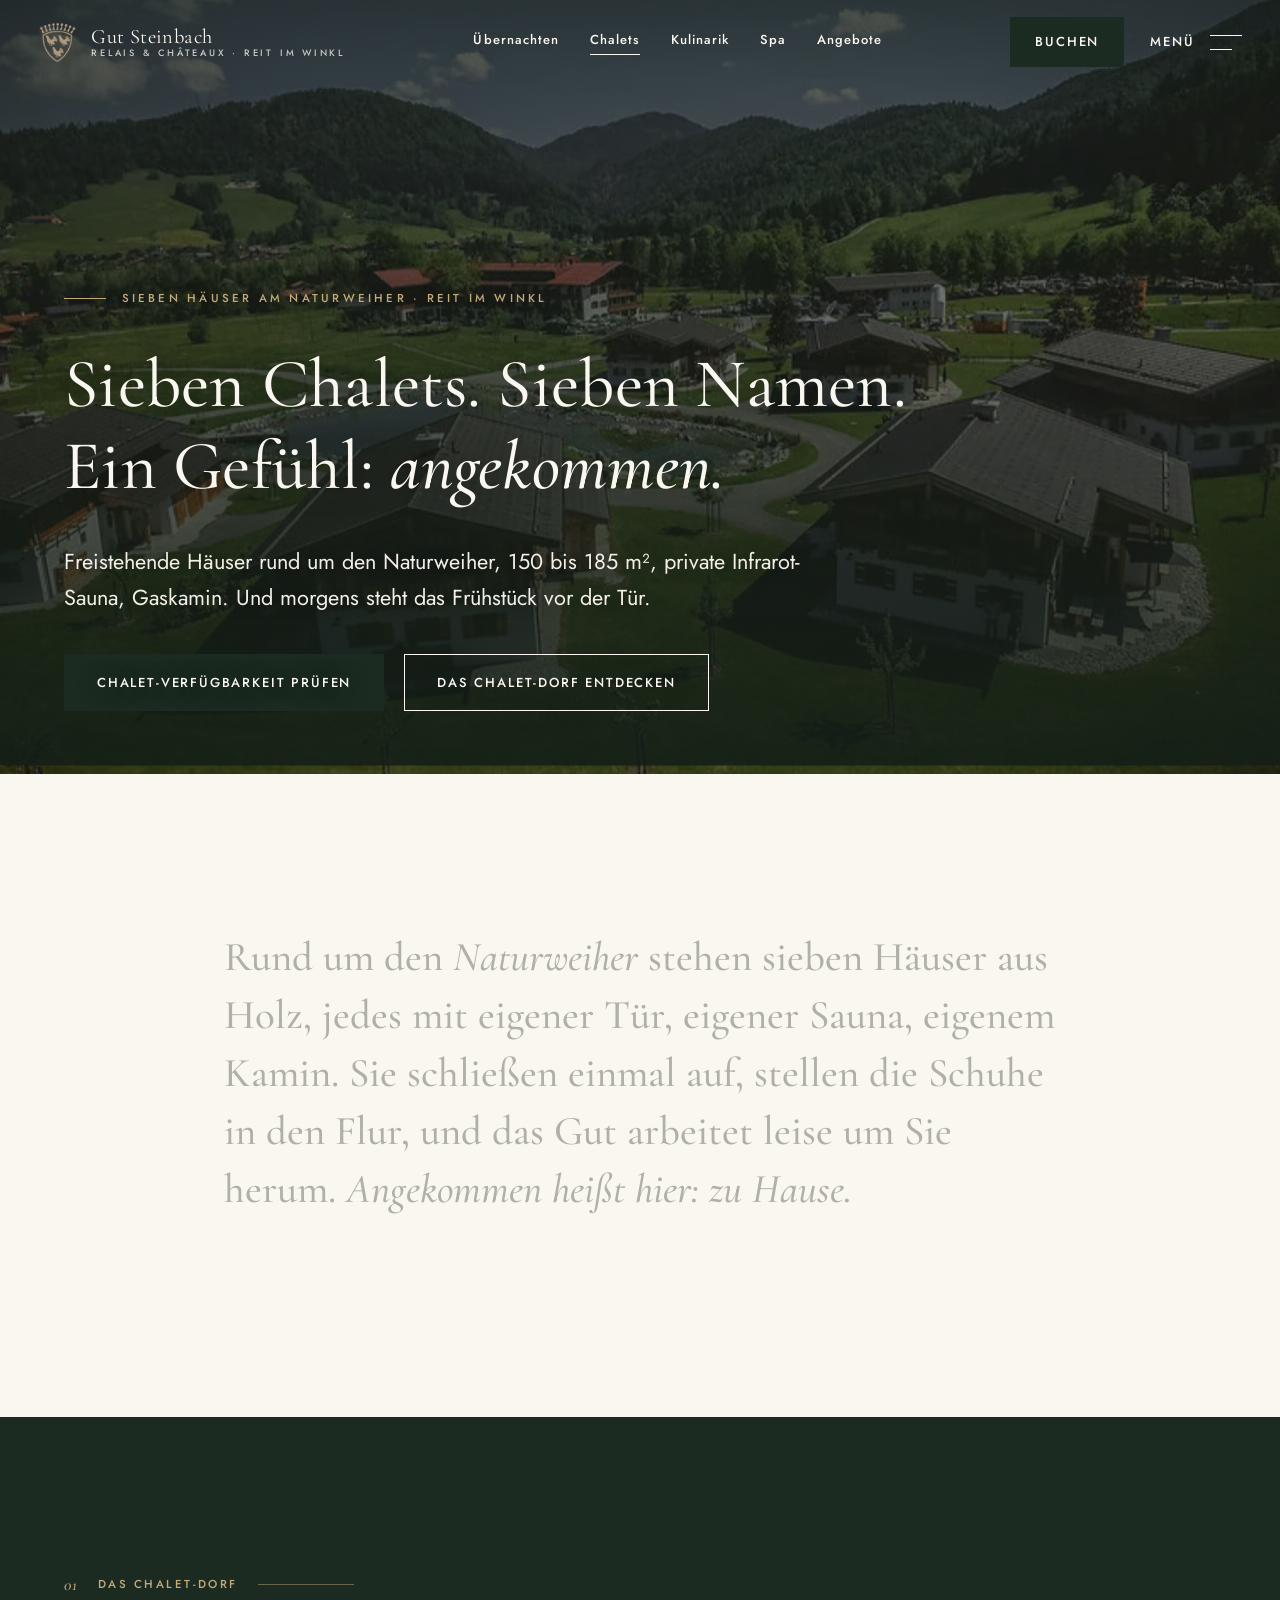
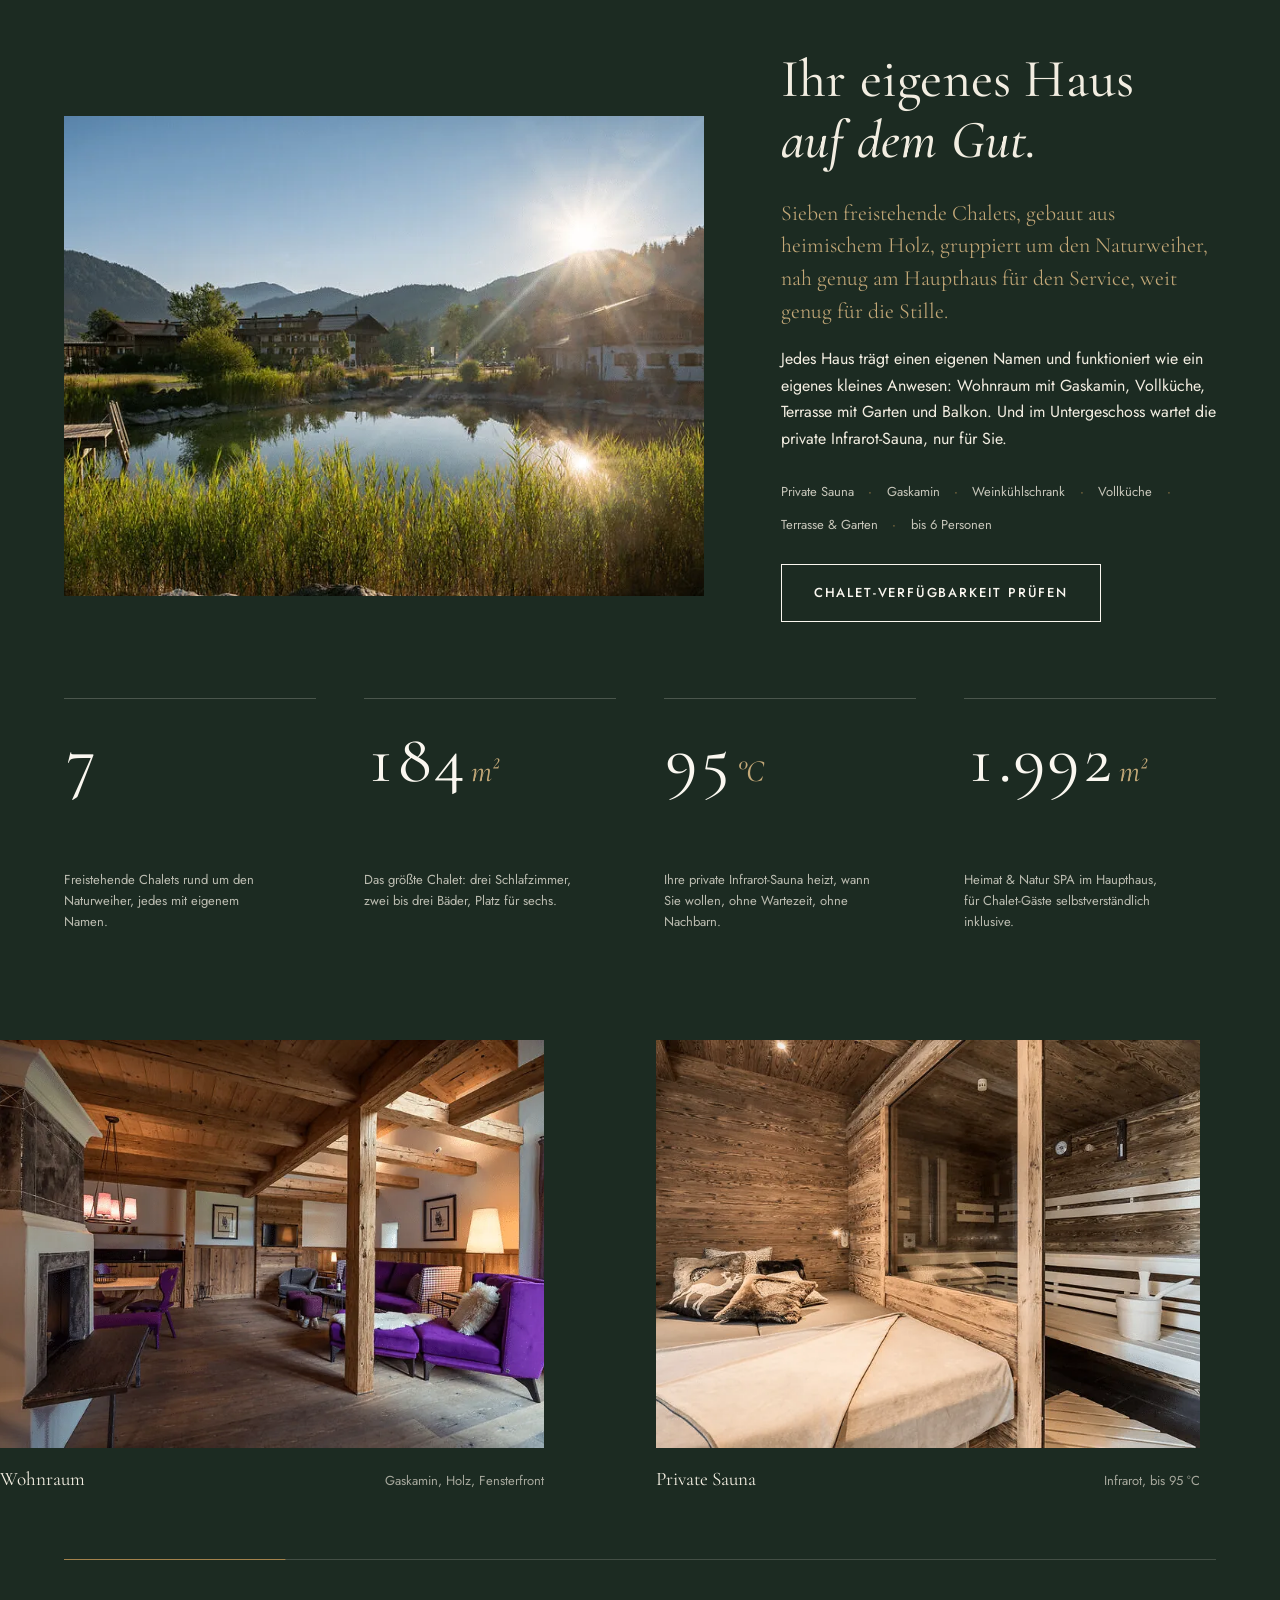
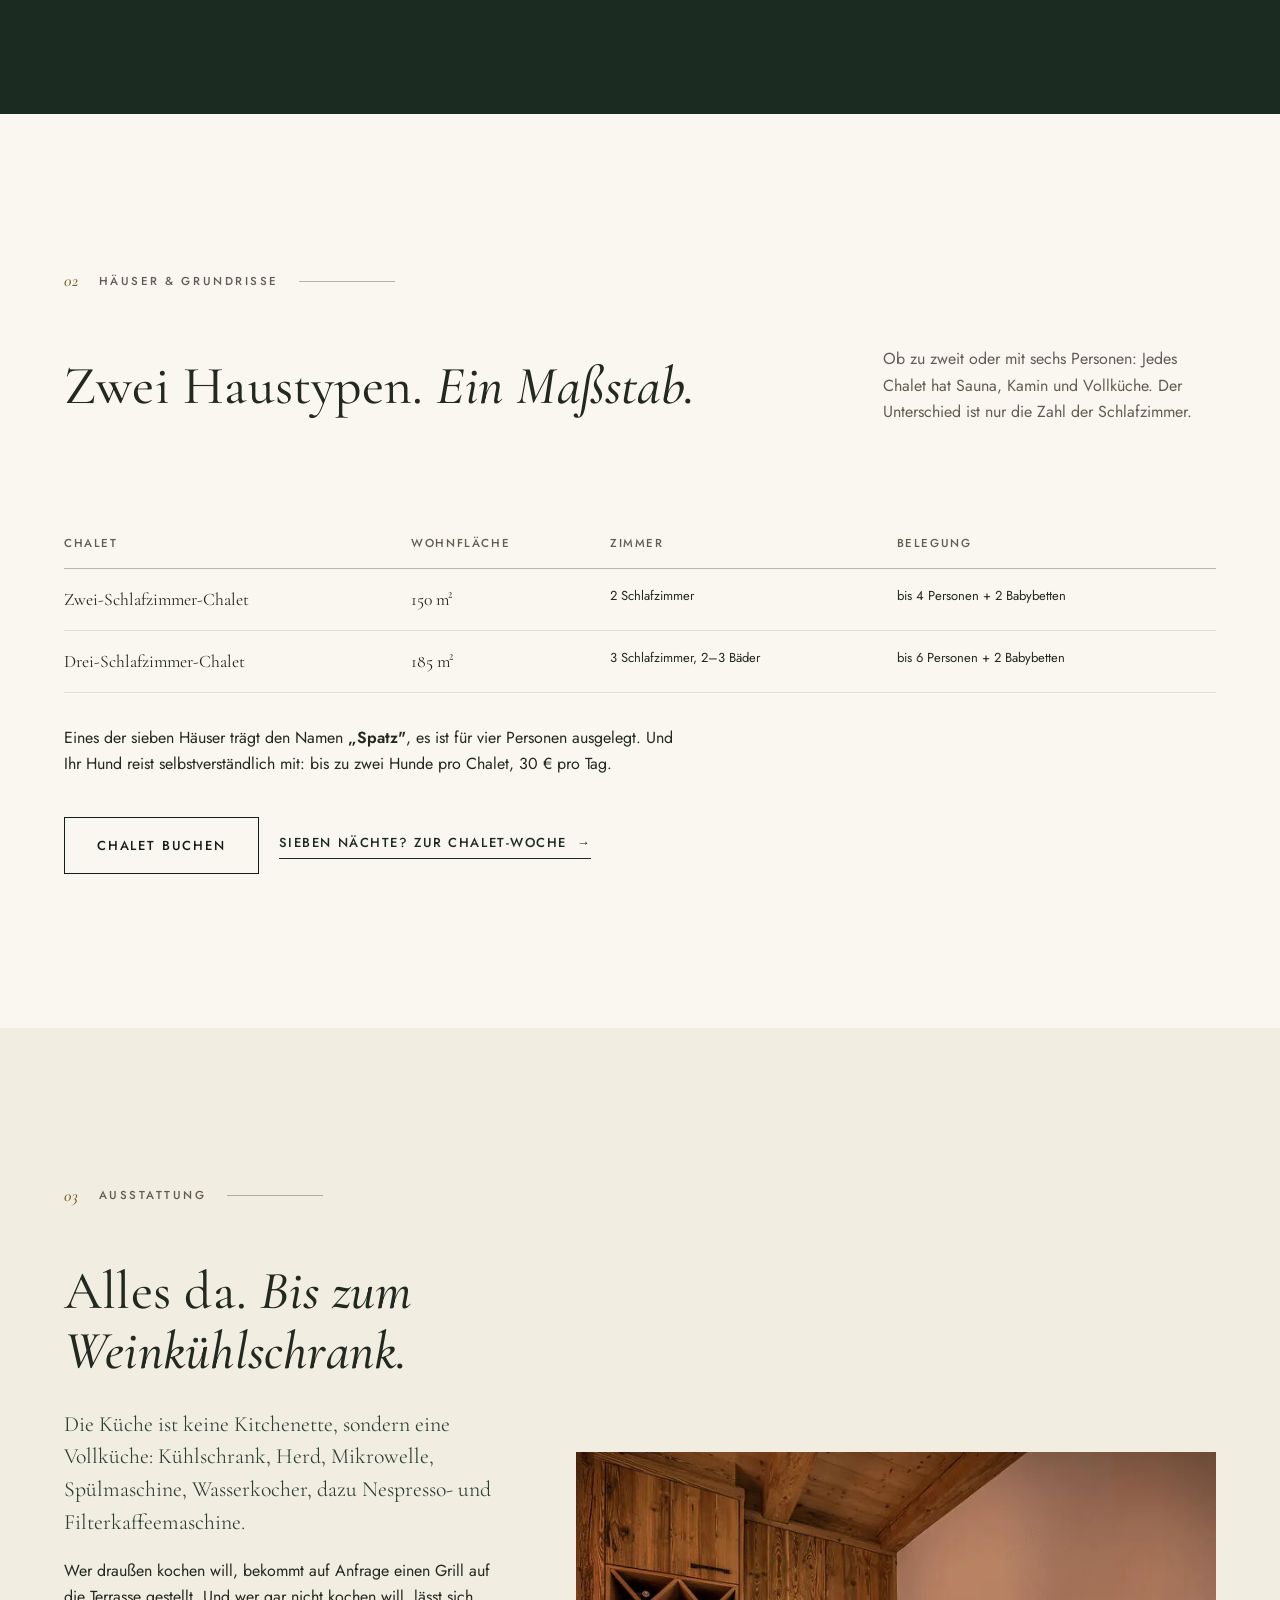
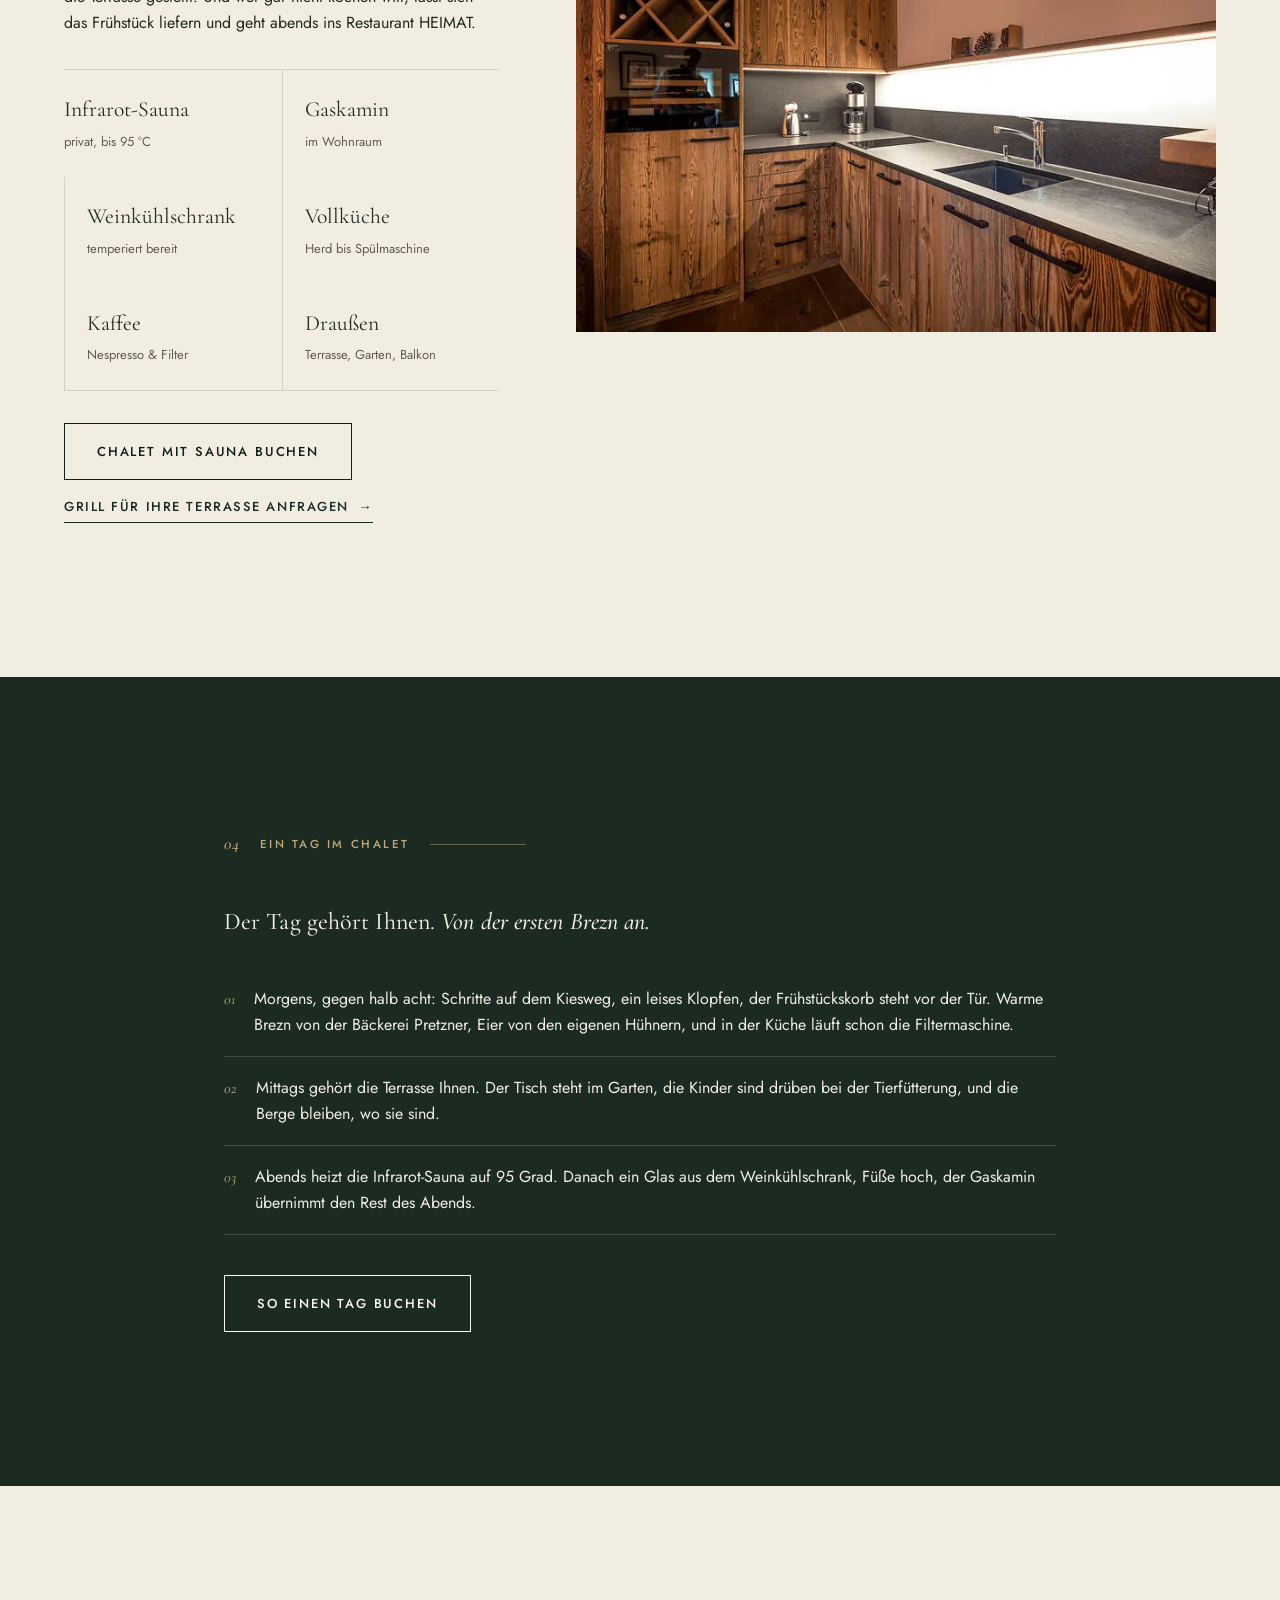
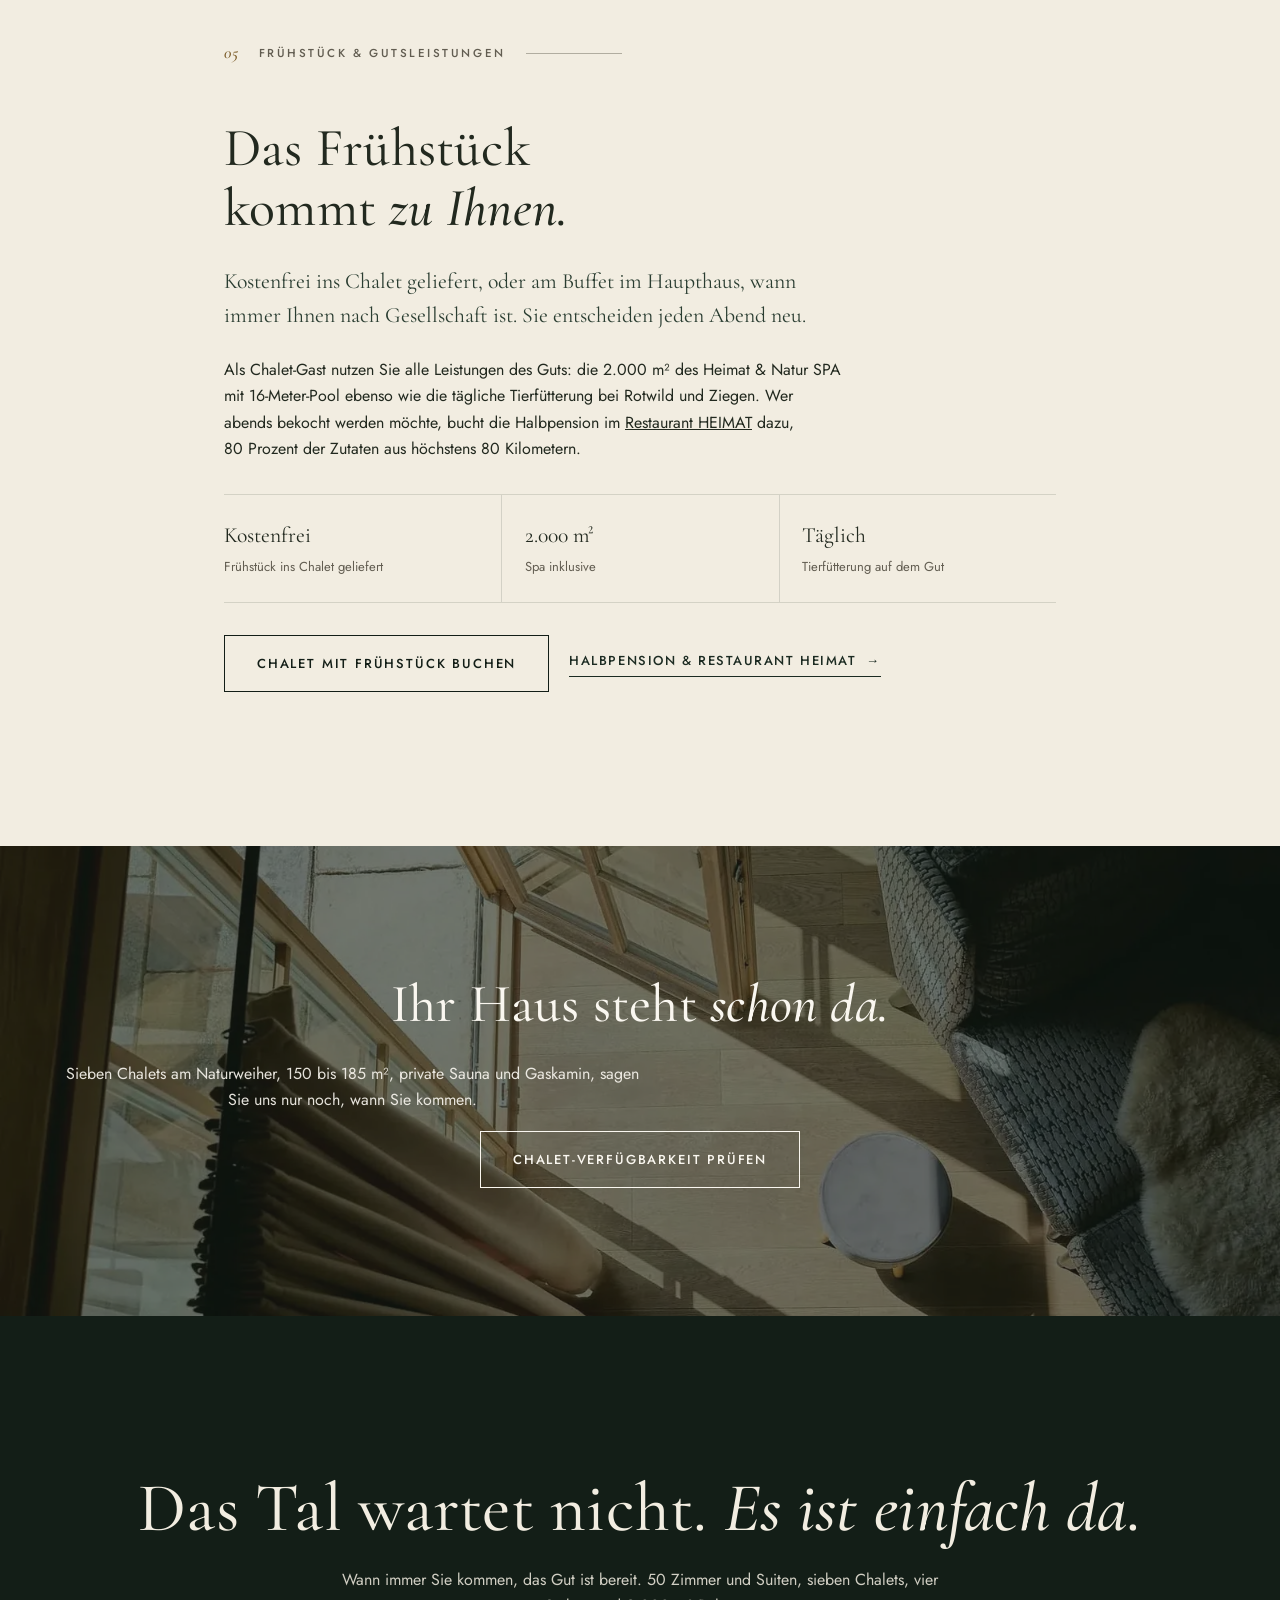
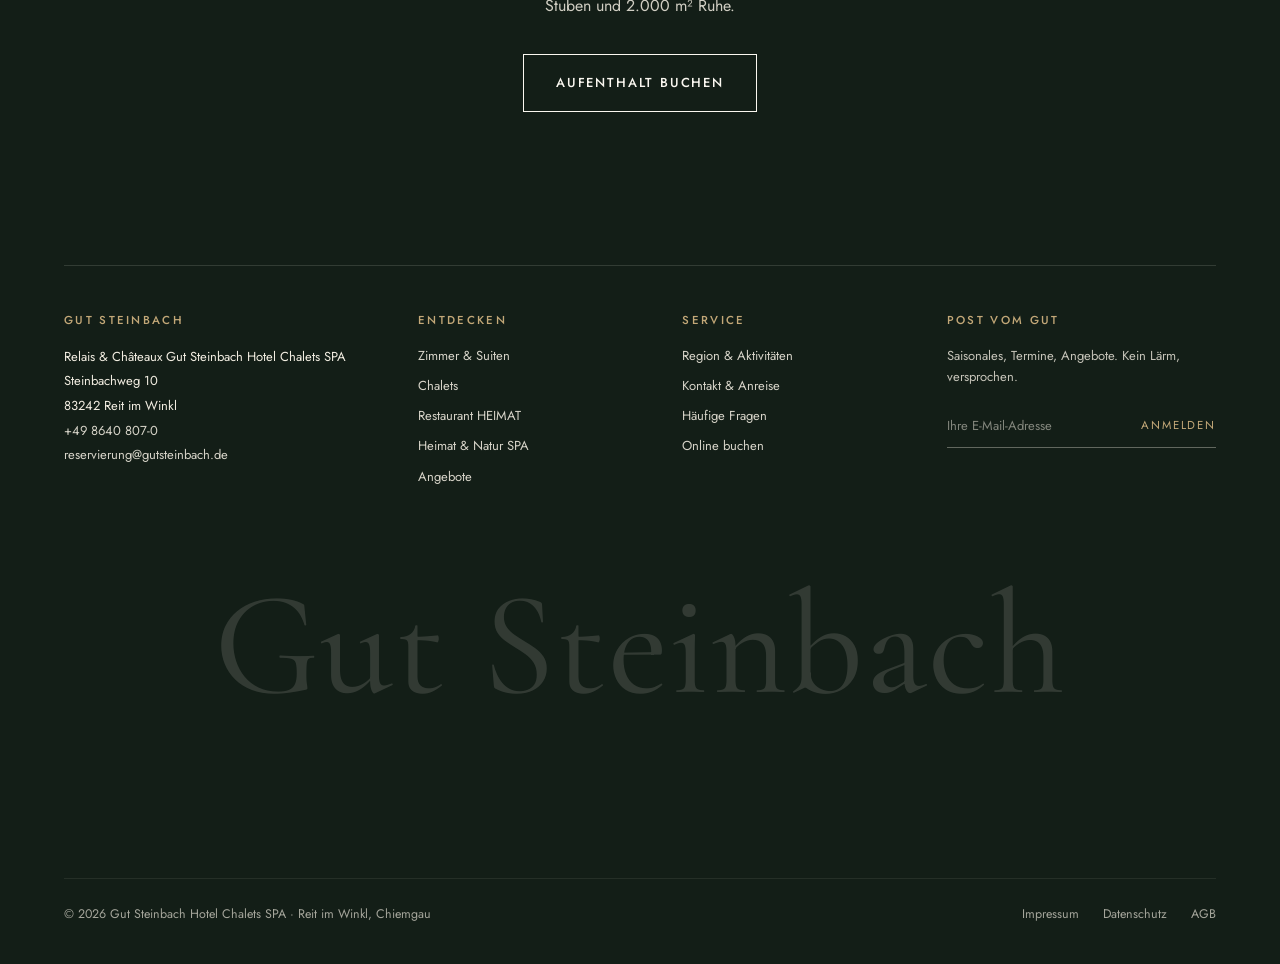
<file: chalets.html>
<!DOCTYPE html>
<html lang="de">
<head>
  <meta charset="utf-8">
  <meta name="viewport" content="width=device-width, initial-scale=1">
  <title>Chalets mit privater Sauna – Gut Steinbach | Reit im Winkl</title>
  <meta name="description" content="Sieben freistehende Chalets am Naturweiher: 150–185 m², private Infrarot-Sauna, Gaskamin, Frühstück kostenfrei an die Tür. Direkt buchen zum Bestpreis.">
  <link rel="canonical" href="https://www.gutsteinbach.de/chalets.html">
  <meta name="theme-color" content="#1c2b22">

  <!-- Open Graph / Social -->
  <meta property="og:type" content="website">
  <meta property="og:site_name" content="Gut Steinbach">
  <meta property="og:locale" content="de_DE">
  <meta property="og:title" content="Chalets mit privater Sauna – Gut Steinbach | Reit im Winkl">
  <meta property="og:description" content="Sieben freistehende Chalets am Naturweiher: 150–185 m², private Infrarot-Sauna, Gaskamin, Vollküche, und das Frühstück kommt kostenfrei an die Tür.">
  <meta property="og:url" content="https://www.gutsteinbach.de/chalets.html">
  <meta property="og:image" content="https://www.gutsteinbach.de/assets/img/chalet-luftaufnahme.webp">
  <meta name="twitter:card" content="summary_large_image">

  <link rel="icon" href="assets/img/logo-shield-gold.png" type="image/png">
  <link rel="apple-touch-icon" href="assets/img/logo-shield-gold.png">

  <link rel="preload" href="assets/fonts/cormorant-var.woff2" as="font" type="font/woff2" crossorigin>
  <link rel="preload" href="assets/fonts/jost-var.woff2" as="font" type="font/woff2" crossorigin>
  <link rel="stylesheet" href="assets/css/main.css">

  <script type="application/ld+json">
  {
    "@context": "https://schema.org",
    "@graph": [
      {
        "@type": "BreadcrumbList",
        "@id": "https://www.gutsteinbach.de/chalets.html#breadcrumb",
        "itemListElement": [
          { "@type": "ListItem", "position": 1, "name": "Startseite", "item": "https://www.gutsteinbach.de/" },
          { "@type": "ListItem", "position": 2, "name": "Chalets", "item": "https://www.gutsteinbach.de/chalets.html" }
        ]
      },
      {
        "@type": "ItemList",
        "@id": "https://www.gutsteinbach.de/chalets.html#chalets",
        "name": "Chalets auf Gut Steinbach",
        "description": "Sieben freistehende Chalets rund um den Naturweiher des Gut Steinbach in Reit im Winkl, in zwei Haustypen.",
        "numberOfItems": 2,
        "itemListElement": [
          {
            "@type": "ListItem",
            "position": 1,
            "item": {
              "@type": ["Accommodation", "HotelRoom"],
              "@id": "https://www.gutsteinbach.de/chalets.html#chalet-2sz",
              "name": "Zwei-Schlafzimmer-Chalet",
              "description": "Freistehendes Chalet mit 150 m², zwei Schlafzimmern, privater Infrarot-Sauna, Gaskamin und Vollküche. Für bis zu 4 Personen, zusätzlich 2 Babybetten möglich.",
              "url": "https://www.gutsteinbach.de/chalets.html",
              "image": "https://www.gutsteinbach.de/assets/img/chalet-aussen.webp",
              "floorSize": { "@type": "QuantitativeValue", "value": 150, "unitCode": "MTK", "unitText": "m²" },
              "numberOfBedrooms": 2,
              "occupancy": { "@type": "QuantitativeValue", "maxValue": 4, "unitText": "Personen" },
              "petsAllowed": true,
              "amenityFeature": [
                { "@type": "LocationFeatureSpecification", "name": "Private Infrarot-Sauna (bis 95 °C)", "value": true },
                { "@type": "LocationFeatureSpecification", "name": "Gaskamin", "value": true },
                { "@type": "LocationFeatureSpecification", "name": "Vollküche mit Weinkühlschrank", "value": true },
                { "@type": "LocationFeatureSpecification", "name": "Terrasse mit Garten und Balkon", "value": true }
              ],
              "containedInPlace": { "@id": "https://www.gutsteinbach.de/#hotel" },
              "provider": { "@id": "https://www.gutsteinbach.de/#hotel" }
            }
          },
          {
            "@type": "ListItem",
            "position": 2,
            "item": {
              "@type": ["Accommodation", "HotelRoom"],
              "@id": "https://www.gutsteinbach.de/chalets.html#chalet-3sz",
              "name": "Drei-Schlafzimmer-Chalet",
              "description": "Freistehendes Chalet mit 185 m², drei Schlafzimmern, zwei bis drei Bädern, privater Infrarot-Sauna, Gaskamin und Vollküche. Für bis zu 6 Personen, zusätzlich 2 Babybetten möglich.",
              "url": "https://www.gutsteinbach.de/chalets.html",
              "image": "https://www.gutsteinbach.de/assets/img/chalet-wohnzimmer.webp",
              "floorSize": { "@type": "QuantitativeValue", "value": 185, "unitCode": "MTK", "unitText": "m²" },
              "numberOfBedrooms": 3,
              "occupancy": { "@type": "QuantitativeValue", "maxValue": 6, "unitText": "Personen" },
              "petsAllowed": true,
              "amenityFeature": [
                { "@type": "LocationFeatureSpecification", "name": "Private Infrarot-Sauna (bis 95 °C)", "value": true },
                { "@type": "LocationFeatureSpecification", "name": "Gaskamin", "value": true },
                { "@type": "LocationFeatureSpecification", "name": "Vollküche mit Weinkühlschrank", "value": true },
                { "@type": "LocationFeatureSpecification", "name": "Terrasse mit Garten und Balkon", "value": true }
              ],
              "containedInPlace": { "@id": "https://www.gutsteinbach.de/#hotel" },
              "provider": { "@id": "https://www.gutsteinbach.de/#hotel" }
            }
          }
        ]
      }
    ]
  }
  </script>
</head>
<body>
  <a class="skip-link" href="#main">Zum Inhalt springen</a>

  <header class="site-header">
    <div class="wrap">
      <a class="brand" href="index.html" aria-label="Gut Steinbach – Startseite">
        <img src="assets/img/logo-shield-gold.png" alt="" width="379" height="413">
        <span class="brand__name">Gut Steinbach<span class="brand__sub">Relais &amp; Châteaux · Reit im Winkl</span></span>
      </a>
      <nav class="header-nav" aria-label="Hauptnavigation">
        <a class="header-nav__link" href="uebernachten.html">Übernachten</a>
        <a class="header-nav__link" href="chalets.html" aria-current="page">Chalets</a>
        <a class="header-nav__link" href="kulinarik.html">Kulinarik</a>
        <a class="header-nav__link" href="spa.html">Spa</a>
        <a class="header-nav__link" href="angebote.html">Angebote</a>
      </nav>
      <div style="display:flex;align-items:center;gap:1.6rem;">
        <span class="header-cta"><a class="btn btn--solid" href="https://onepagebooking.com/gut-steinbach?lang=de" target="_blank" rel="noopener">Buchen</a></span>
        <button class="menu-btn" aria-expanded="false" aria-controls="menu">
          <span class="menu-btn__label">Menü</span>
          <span class="menu-btn__icon" aria-hidden="true"><span></span><span></span></span>
        </button>
      </div>
    </div>
  </header>

  <nav class="menu" id="menu" aria-label="Menü">
    <div class="menu__nav">
      <a class="menu__link" href="index.html"><i>01</i>Startseite</a>
      <a class="menu__link" href="uebernachten.html"><i>02</i>Zimmer &amp; Suiten</a>
      <a class="menu__link" href="chalets.html" aria-current="page"><i>03</i>Chalets</a>
      <a class="menu__link" href="kulinarik.html"><i>04</i>Kulinarik</a>
      <a class="menu__link" href="spa.html"><i>05</i>Heimat &amp; Natur SPA</a>
      <a class="menu__link" href="angebote.html"><i>06</i>Angebote</a>
      <a class="menu__link" href="region.html"><i>07</i>Region &amp; Aktivitäten</a>
      <a class="menu__link" href="kontakt.html"><i>08</i>Kontakt &amp; Anreise</a>
      <div class="menu__meta">
        <a href="tel:+4986408070">+49 8640 807-0</a>
        <a href="mailto:reservierung@gutsteinbach.de">reservierung@gutsteinbach.de</a>
        <span>Steinbachweg 10 · 83242 Reit im Winkl</span>
      </div>
    </div>
    <div class="menu__visual" aria-hidden="true">
      <img src="assets/img/gut-fassade.webp" alt="" loading="lazy">
    </div>
  </nav>

  <main id="main">

    <!-- ================= HERO ================= -->
    <section class="page-hero page-hero--tall">
      <div class="page-hero__media" data-parallax="-0.12">
        <img src="assets/img/chalet-luftaufnahme.webp" alt="Luftaufnahme der sieben Chalets des Gut Steinbach rund um den Naturweiher, dahinter die Chiemgauer Alpen" width="1920" height="1080" fetchpriority="high">
        <div class="hero__scrim"></div>
      </div>
      <div class="hero__content">
        <div class="wrap">
          <p class="hero__eyebrow">Sieben Häuser am Naturweiher · Reit im Winkl</p>
          <h1 class="lines is-in">
            <span class="line"><span>Sieben Chalets. Sieben Namen.</span></span>
            <span class="line"><span>Ein Gefühl: <em class="accent-i">angekommen.</em></span></span>
          </h1>
          <p class="hero__sub">Freistehende Häuser rund um den Naturweiher, 150 bis 185&nbsp;m², private Infrarot-Sauna, Gaskamin. Und morgens steht das Frühstück vor der Tür.</p>
          <div class="hero__cta">
            <a class="btn btn--solid" href="https://onepagebooking.com/gut-steinbach?lang=de" target="_blank" rel="noopener">Chalet-Verfügbarkeit prüfen</a>
            <a class="btn btn--light" href="#dorf">Das Chalet-Dorf entdecken</a>
          </div>
        </div>
      </div>
    </section>

    <!-- ================= MANIFEST ================= -->
    <section class="section manifest" aria-label="Die Chalets in einem Satz">
      <div class="wrap wrap--narrow">
        <p class="words">Rund um den <em>Naturweiher</em> stehen sieben Häuser aus Holz, jedes mit eigener Tür, eigener Sauna, eigenem Kamin. Sie schließen einmal auf, stellen die Schuhe in den Flur, und das Gut arbeitet leise um Sie herum. <em>Angekommen heißt hier: zu Hause.</em></p>
      </div>
    </section>

    <!-- ================= DAS CHALET-DORF ================= -->
    <section class="section section--dark chalets" id="dorf">
      <div class="wrap">
        <p class="chapter"><span class="chapter__num">01</span> Das Chalet-Dorf</p>
        <div class="split">
          <div class="split__media">
            <div class="frame frame--43" data-parallax="0.06">
              <img src="assets/img/chalet-aussen.webp" alt="Freistehendes Chalet aus Holz am Naturweiher des Gut Steinbach" loading="lazy" width="1800" height="1200">
            </div>
          </div>
          <div class="split__body">
            <h2>Ihr eigenes Haus <em class="accent-i">auf dem Gut.</em></h2>
            <p class="lead">Sieben freistehende Chalets, gebaut aus heimischem Holz, gruppiert um den Naturweiher, nah genug am Haupthaus für den Service, weit genug für die Stille.</p>
            <p>Jedes Haus trägt einen eigenen Namen und funktioniert wie ein eigenes kleines Anwesen: Wohnraum mit Gaskamin, Vollküche, Terrasse mit Garten und Balkon. Und im Untergeschoss wartet die private Infrarot-Sauna, nur für Sie.</p>
            <ul class="featrow">
              <li>Private Sauna</li><li>Gaskamin</li><li>Weinkühlschrank</li><li>Vollküche</li><li>Terrasse &amp; Garten</li><li>bis 6 Personen</li>
            </ul>
            <a class="btn btn--light" href="https://onepagebooking.com/gut-steinbach?lang=de" target="_blank" rel="noopener">Chalet-Verfügbarkeit prüfen</a>
          </div>
        </div>

        <div class="figures" data-stagger="0.12">
          <div class="figure" data-reveal>
            <p class="figure__num"><span data-count="7"></span></p>
            <p class="figure__caption">Freistehende Chalets rund um den Naturweiher, jedes mit eigenem Namen.</p>
          </div>
          <div class="figure" data-reveal>
            <p class="figure__num"><span data-count="185"></span><span class="figure__unit">m²</span></p>
            <p class="figure__caption">Das größte Chalet: drei Schlafzimmer, zwei bis drei Bäder, Platz für sechs.</p>
          </div>
          <div class="figure" data-reveal>
            <p class="figure__num"><span data-count="95"></span><span class="figure__unit">°C</span></p>
            <p class="figure__caption">Ihre private Infrarot-Sauna heizt, wann Sie wollen, ohne Wartezeit, ohne Nachbarn.</p>
          </div>
          <div class="figure" data-reveal>
            <p class="figure__num"><span data-count="2000"></span><span class="figure__unit">m²</span></p>
            <p class="figure__caption">Heimat &amp; Natur SPA im Haupthaus, für Chalet-Gäste selbstverständlich inklusive.</p>
          </div>
        </div>
      </div>

      <div class="hscroll" tabindex="0" aria-label="Chalet-Räume, horizontal scrollbar" style="margin-top:var(--space-block);">
        <figure class="chalet-slide">
          <div class="frame"><img src="assets/img/chalet-wohnzimmer.webp" alt="Chalet-Wohnzimmer mit Gaskamin, Holzdecke und großer Fensterfront" loading="lazy" width="1800" height="1200"></div>
          <figcaption><b>Wohnraum</b><span>Gaskamin, Holz, Fensterfront</span></figcaption>
        </figure>
        <figure class="chalet-slide">
          <div class="frame"><img src="assets/img/chalet-sauna.webp" alt="Private Infrarot-Sauna im Chalet mit warmem Holz" loading="lazy" width="1600" height="1067"></div>
          <figcaption><b>Private Sauna</b><span>Infrarot, bis 95&nbsp;°C</span></figcaption>
        </figure>
        <figure class="chalet-slide">
          <div class="frame"><img src="assets/img/chalet-schlafzimmer.webp" alt="Schlafzimmer im Chalet mit Naturholz und Leinenbettwäsche" loading="lazy" width="1600" height="900"></div>
          <figcaption><b>Schlafzimmer</b><span>Zwei oder drei je Haus</span></figcaption>
        </figure>
        <figure class="chalet-slide">
          <div class="frame"><img src="assets/img/chalet-treppe.webp" alt="Treppe aus Massivholz im Chalet des Gut Steinbach" loading="lazy" width="1600" height="1067"></div>
          <figcaption><b>Zwei Ebenen</b><span>Handwerk aus heimischem Holz</span></figcaption>
        </figure>
        <figure class="chalet-slide">
          <div class="frame"><img src="assets/img/chalet-terrasse.webp" alt="Chalet-Terrasse mit Garten und Blick auf die Chiemgauer Alpen" loading="lazy" width="1600" height="1067"></div>
          <figcaption><b>Terrasse &amp; Garten</b><span>Morgens Tau, abends Grill</span></figcaption>
        </figure>
      </div>
      <div class="wrap"><div class="hscroll-progress" aria-hidden="true"><i></i></div></div>
    </section>

    <!-- ================= HAUSTYPEN ================= -->
    <section class="section" id="haustypen">
      <div class="wrap">
        <p class="chapter"><span class="chapter__num">02</span> Häuser &amp; Grundrisse</p>
        <div class="split split--head">
          <div class="split__body">
            <h2>Zwei Haustypen. <em class="accent-i">Ein Maßstab.</em></h2>
          </div>
          <div class="split__media">
            <p style="color:var(--stein);max-width:32ch;">Ob zu zweit oder mit sechs Personen: Jedes Chalet hat Sauna, Kamin und Vollküche. Der Unterschied ist nur die Zahl der Schlafzimmer.</p>
          </div>
        </div>

        <table class="data-table">
          <thead>
            <tr>
              <th scope="col">Chalet</th>
              <th scope="col">Wohnfläche</th>
              <th scope="col">Zimmer</th>
              <th scope="col">Belegung</th>
            </tr>
          </thead>
          <tbody>
            <tr>
              <td>Zwei-Schlafzimmer-Chalet</td>
              <td class="price">150&nbsp;m²</td>
              <td>2 Schlafzimmer</td>
              <td>bis 4 Personen + 2 Babybetten</td>
            </tr>
            <tr>
              <td>Drei-Schlafzimmer-Chalet</td>
              <td class="price">185&nbsp;m²</td>
              <td>3 Schlafzimmer, 2–3 Bäder</td>
              <td>bis 6 Personen + 2 Babybetten</td>
            </tr>
          </tbody>
        </table>

        <p style="max-width:62ch;">Eines der sieben Häuser trägt den Namen <b>„Spatz"</b>, es ist für vier Personen ausgelegt. Und Ihr Hund reist selbstverständlich mit: bis zu zwei Hunde pro Chalet, 30&nbsp;€ pro Tag.</p>

        <div class="hero__cta" style="margin-top:2.5rem;">
          <a class="btn" href="https://onepagebooking.com/gut-steinbach?lang=de" target="_blank" rel="noopener">Chalet buchen</a>
          <a class="tlink" href="angebote.html#chalet-woche" style="color:var(--tanne);">Sieben Nächte? Zur Chalet-Woche <span class="arr" aria-hidden="true">→</span></a>
        </div>
      </div>
    </section>

    <!-- ================= AUSSTATTUNG ================= -->
    <section class="section section--linen" id="ausstattung">
      <div class="wrap">
        <p class="chapter"><span class="chapter__num">03</span> Ausstattung</p>
        <div class="split split--flip">
          <div class="split__media">
            <div class="frame frame--43">
              <img src="assets/img/chalet-kueche.webp" alt="Voll ausgestattete Chalet-Küche mit Herd, Spülmaschine und Weinkühlschrank" loading="lazy" width="1600" height="1067">
            </div>
          </div>
          <div class="split__body">
            <h2>Alles da. <em class="accent-i">Bis zum Weinkühlschrank.</em></h2>
            <p class="lead">Die Küche ist keine Kitchenette, sondern eine Vollküche: Kühlschrank, Herd, Mikrowelle, Spülmaschine, Wasserkocher, dazu Nespresso- und Filterkaffeemaschine.</p>
            <p>Wer draußen kochen will, bekommt auf Anfrage einen Grill auf die Terrasse gestellt. Und wer gar nicht kochen will, lässt sich das Frühstück liefern und geht abends ins Restaurant HEIMAT.</p>
            <div class="menu-facts">
              <div><b>Infrarot-Sauna</b><span>privat, bis 95&nbsp;°C</span></div>
              <div><b>Gaskamin</b><span>im Wohnraum</span></div>
              <div><b>Weinkühlschrank</b><span>temperiert bereit</span></div>
              <div><b>Vollküche</b><span>Herd bis Spülmaschine</span></div>
              <div><b>Kaffee</b><span>Nespresso &amp; Filter</span></div>
              <div><b>Draußen</b><span>Terrasse, Garten, Balkon</span></div>
            </div>
            <div class="hero__cta">
              <a class="btn" href="https://onepagebooking.com/gut-steinbach?lang=de" target="_blank" rel="noopener">Chalet mit Sauna buchen</a>
              <a class="tlink" href="mailto:reservierung@gutsteinbach.de" style="color:var(--tanne);">Grill für Ihre Terrasse anfragen <span class="arr" aria-hidden="true">→</span></a>
            </div>
          </div>
        </div>
      </div>
    </section>

    <!-- ================= EIN TAG IM CHALET ================= -->
    <section class="section section--dark" id="tagesablauf">
      <div class="wrap wrap--narrow">
        <p class="chapter"><span class="chapter__num">04</span> Ein Tag im Chalet</p>
        <h2>Der Tag gehört Ihnen. <em class="accent-i">Von der ersten Brezn an.</em></h2>
        <ul class="direct__perks">
          <li>Morgens, gegen halb acht: Schritte auf dem Kiesweg, ein leises Klopfen, der Frühstückskorb steht vor der Tür. Warme Brezn von der Bäckerei Pretzner, Eier von den eigenen Hühnern, und in der Küche läuft schon die Filtermaschine.</li>
          <li>Mittags gehört die Terrasse Ihnen. Der Tisch steht im Garten, die Kinder sind drüben bei der Tierfütterung, und die Berge bleiben, wo sie sind.</li>
          <li>Abends heizt die Infrarot-Sauna auf 95 Grad. Danach ein Glas aus dem Weinkühlschrank, Füße hoch, der Gaskamin übernimmt den Rest des Abends.</li>
        </ul>
        <div class="hero__cta" style="margin-top:2.5rem;">
          <a class="btn btn--light" href="https://onepagebooking.com/gut-steinbach?lang=de" target="_blank" rel="noopener">So einen Tag buchen</a>
        </div>
      </div>
    </section>

    <!-- ================= FRÜHSTÜCK & GUTSLEISTUNGEN ================= -->
    <section class="section section--linen" id="inklusive">
      <div class="wrap wrap--narrow">
        <p class="chapter"><span class="chapter__num">05</span> Frühstück &amp; Gutsleistungen</p>
        <div class="prose">
          <h2 style="margin-top:0;">Das Frühstück kommt <em class="accent-i">zu Ihnen.</em></h2>
          <p class="lead">Kostenfrei ins Chalet geliefert, oder am Buffet im Haupthaus, wann immer Ihnen nach Gesellschaft ist. Sie entscheiden jeden Abend neu.</p>
          <p>Als Chalet-Gast nutzen Sie alle Leistungen des Guts: die 2.000&nbsp;m² des Heimat &amp; Natur SPA mit 16-Meter-Pool ebenso wie die tägliche Tierfütterung bei Rotwild und Ziegen. Wer abends bekocht werden möchte, bucht die Halbpension im <a href="kulinarik.html">Restaurant HEIMAT</a> dazu, 80&nbsp;Prozent der Zutaten aus höchstens 80 Kilometern.</p>
        </div>
        <div class="menu-facts">
          <div><b>Kostenfrei</b><span>Frühstück ins Chalet geliefert</span></div>
          <div><b>2.000&nbsp;m²</b><span>Spa inklusive</span></div>
          <div><b>Täglich</b><span>Tierfütterung auf dem Gut</span></div>
        </div>
        <div class="hero__cta">
          <a class="btn" href="https://onepagebooking.com/gut-steinbach?lang=de" target="_blank" rel="noopener">Chalet mit Frühstück buchen</a>
          <a class="tlink" href="kulinarik.html" style="color:var(--tanne);">Halbpension &amp; Restaurant HEIMAT <span class="arr" aria-hidden="true">→</span></a>
        </div>
      </div>
    </section>

    <!-- ================= CTA-BAND ================= -->
    <section class="cta-band">
      <img src="assets/img/chalet-detail.webp" alt="" loading="lazy" width="1600" height="900">
      <div class="wrap">
        <h2>Ihr Haus steht <em class="accent-i">schon da.</em></h2>
        <p>Sieben Chalets am Naturweiher, 150 bis 185&nbsp;m², private Sauna und Gaskamin, sagen Sie uns nur noch, wann Sie kommen.</p>
        <a class="btn btn--light" href="https://onepagebooking.com/gut-steinbach?lang=de" target="_blank" rel="noopener">Chalet-Verfügbarkeit prüfen</a>
      </div>
    </section>

  </main>

  <!-- ================= FOOTER ================= -->
  <footer class="site-footer">
    <div class="wrap footer-cta">
      <h2>Das Tal wartet nicht. <em class="accent-i">Es ist einfach da.</em></h2>
      <p>Wann immer Sie kommen, das Gut ist bereit. 50 Zimmer und Suiten, sieben Chalets, vier Stuben und 2.000&nbsp;m² Ruhe.</p>
      <a class="btn btn--light" href="https://onepagebooking.com/gut-steinbach?lang=de" target="_blank" rel="noopener">Aufenthalt buchen</a>
    </div>
    <div class="wrap footer-grid">
      <div>
        <h3>Gut Steinbach</h3>
        <address>
          Relais &amp; Châteaux Gut Steinbach Hotel Chalets SPA<br>
          Steinbachweg 10<br>
          83242 Reit im Winkl<br>
          <a href="tel:+4986408070">+49 8640 807-0</a><br>
          <a href="mailto:reservierung@gutsteinbach.de">reservierung@gutsteinbach.de</a>
        </address>
      </div>
      <div>
        <h3>Entdecken</h3>
        <ul>
          <li><a href="uebernachten.html">Zimmer &amp; Suiten</a></li>
          <li><a href="chalets.html">Chalets</a></li>
          <li><a href="kulinarik.html">Restaurant HEIMAT</a></li>
          <li><a href="spa.html">Heimat &amp; Natur SPA</a></li>
          <li><a href="angebote.html">Angebote</a></li>
        </ul>
      </div>
      <div>
        <h3>Service</h3>
        <ul>
          <li><a href="region.html">Region &amp; Aktivitäten</a></li>
          <li><a href="kontakt.html">Kontakt &amp; Anreise</a></li>
          <li><a href="kontakt.html#faq">Häufige Fragen</a></li>
          <li><a href="https://onepagebooking.com/gut-steinbach?lang=de" target="_blank" rel="noopener">Online buchen</a></li>
        </ul>
      </div>
      <div>
        <h3>Post vom Gut</h3>
        <p style="opacity:.8;">Saisonales, Termine, Angebote. Kein Lärm, versprochen.</p>
        <form class="newsletter-form" action="mailto:reservierung@gutsteinbach.de" method="post">
          <label for="nl-email" class="sr-only" style="position:absolute;left:-999px;">E-Mail-Adresse</label>
          <input type="email" id="nl-email" name="email" placeholder="Ihre E-Mail-Adresse" required>
          <button type="submit">Anmelden</button>
        </form>
      </div>
    </div>
    <p class="footer-word" aria-hidden="true">Gut Steinbach</p>
    <div class="wrap footer-legal">
      <p>© <span data-year>2026</span> Gut Steinbach Hotel Chalets SPA · Reit im Winkl, Chiemgau</p>
      <ul>
        <li><a href="impressum.html">Impressum</a></li>
        <li><a href="datenschutz.html">Datenschutz</a></li>
        <li><a href="agb.html">AGB</a></li>
      </ul>
    </div>
  </footer>

  <a class="book-pill" href="https://onepagebooking.com/gut-steinbach?lang=de" target="_blank" rel="noopener">Buchen <span aria-hidden="true">→</span></a>

  <script src="assets/js/main.js" defer></script>
</body>
</html>
</file>
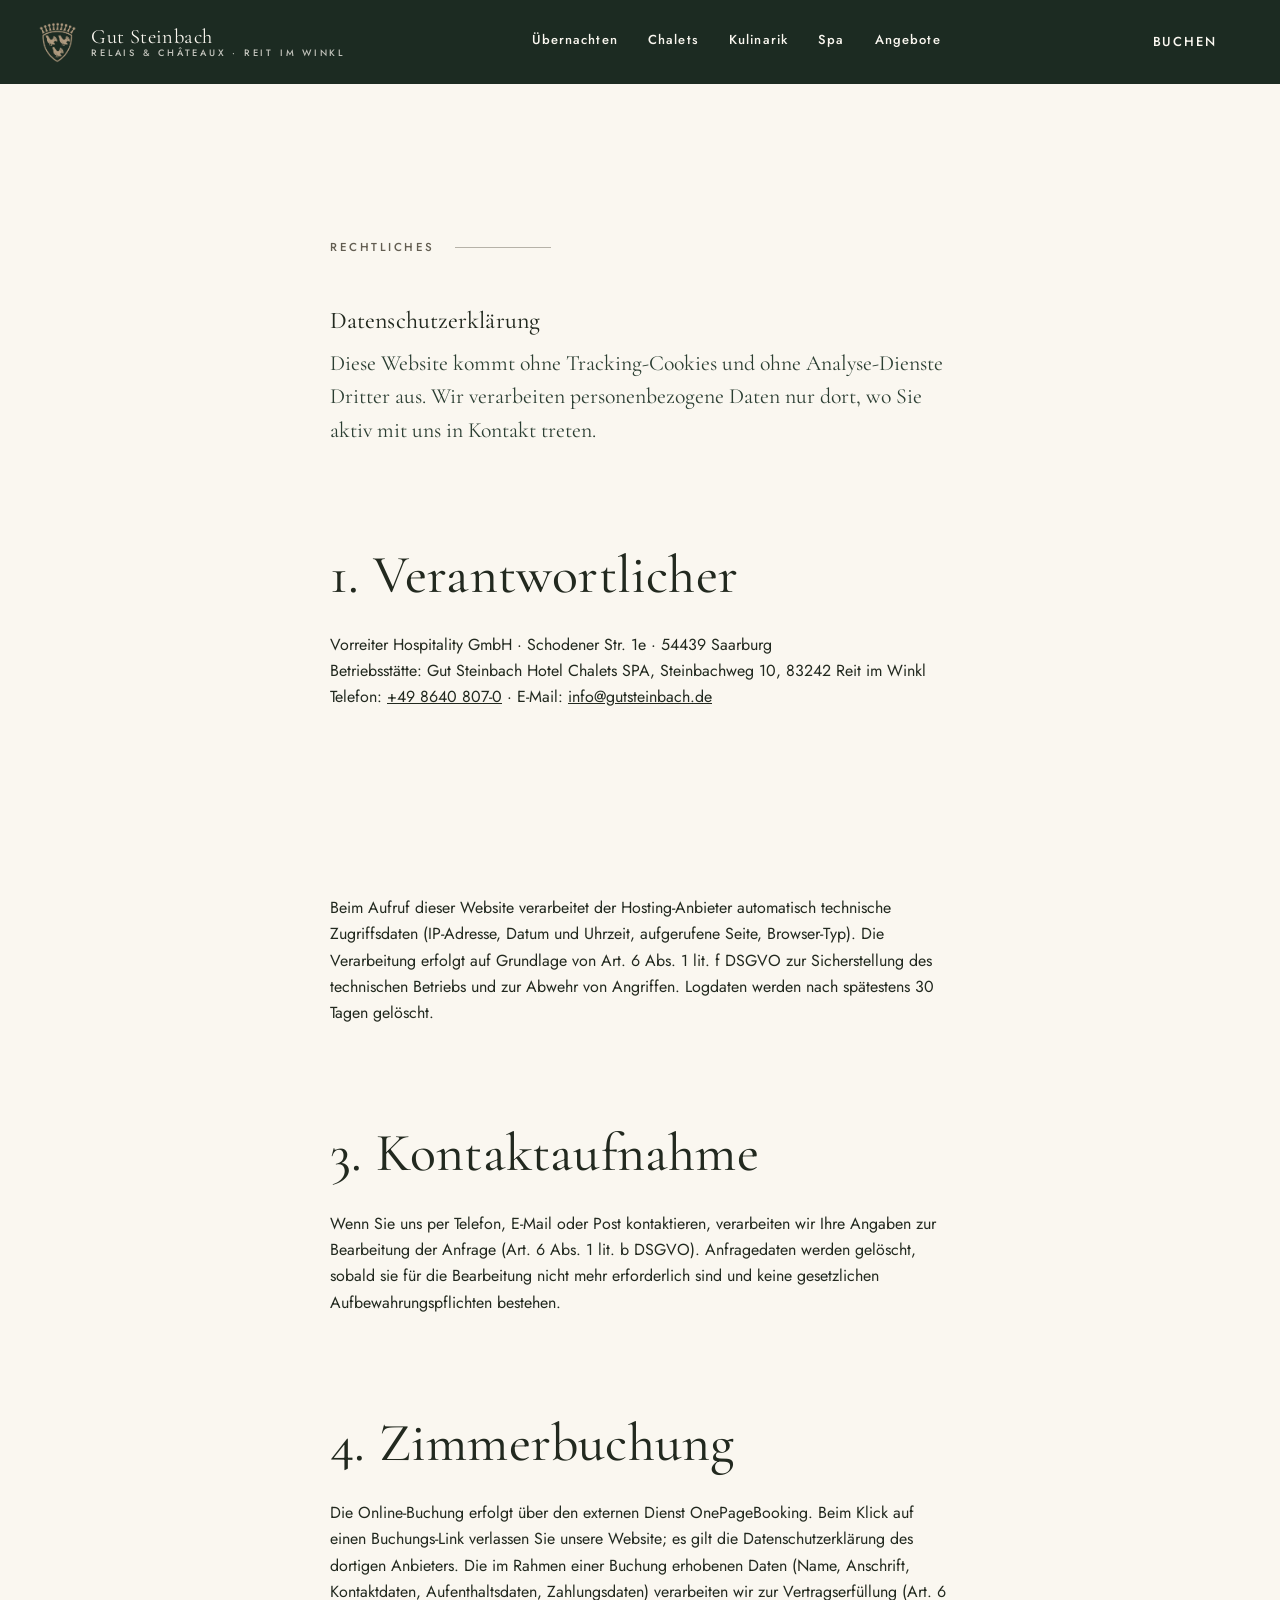
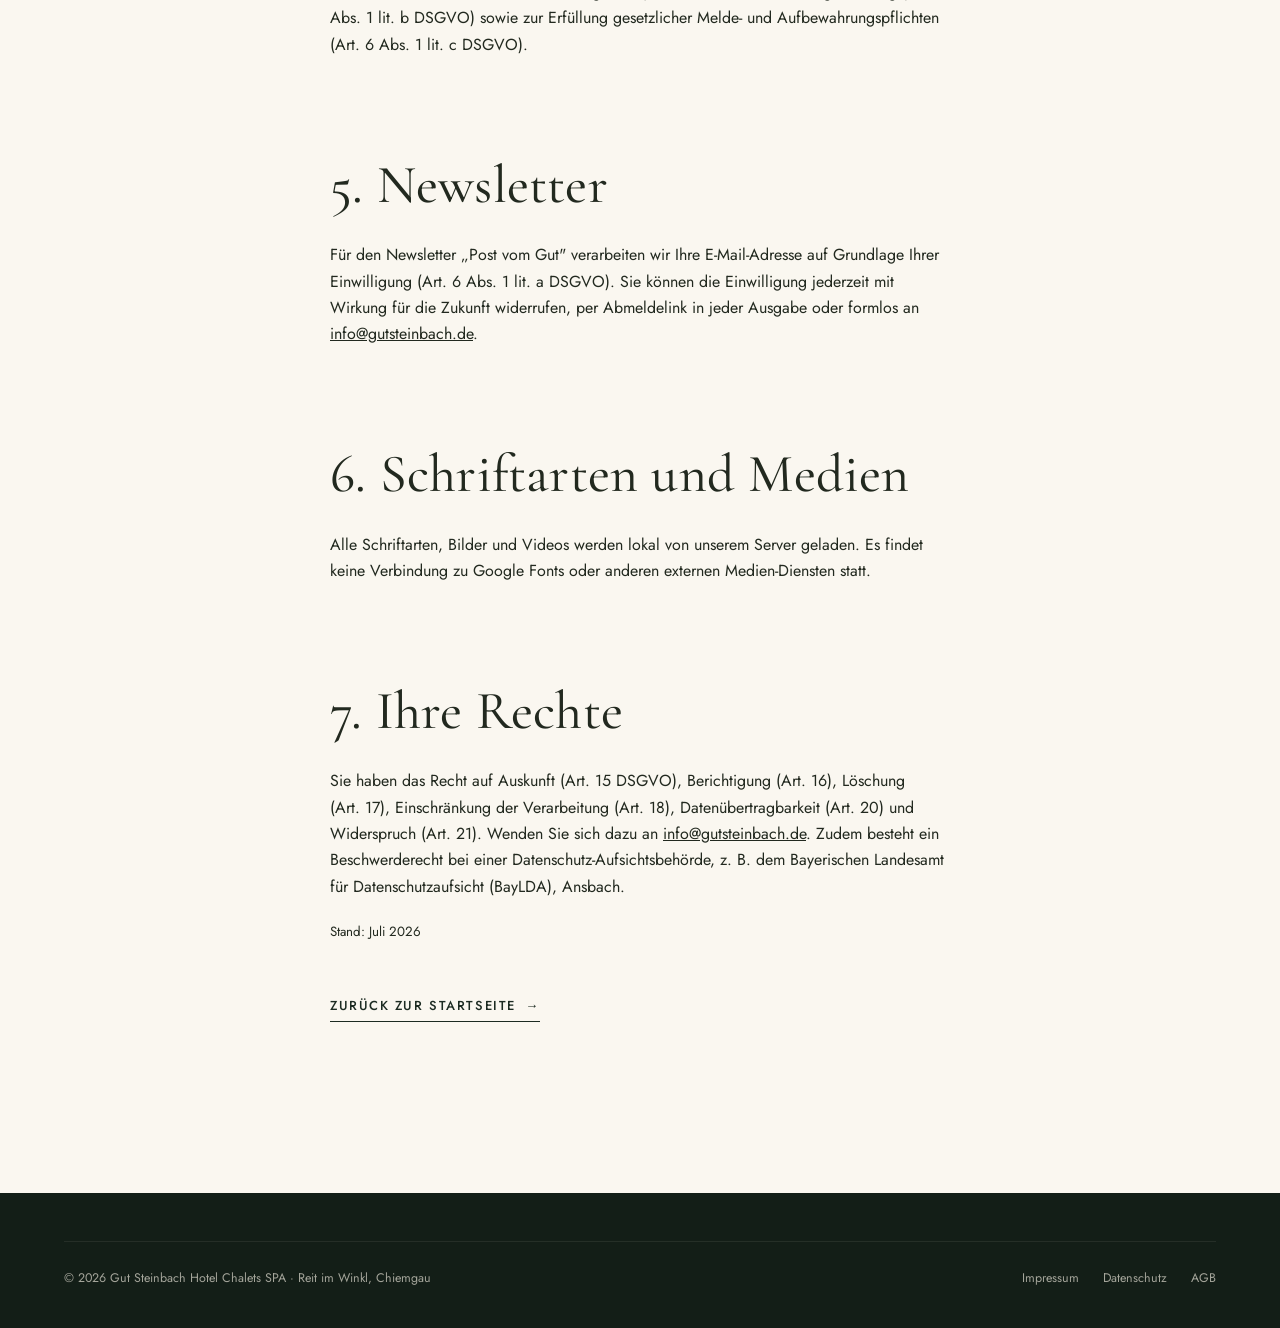
<file: datenschutz.html>
<!DOCTYPE html>
<html lang="de">
<head>
  <meta charset="utf-8">
  <meta name="viewport" content="width=device-width, initial-scale=1">
  <title>Datenschutzerklärung – Gut Steinbach | Reit im Winkl</title>
  <meta name="description" content="Datenschutzerklärung der Gut Steinbach Hotel Chalets SPA: Welche Daten wir verarbeiten, wofür – und welche Rechte Sie haben.">
  <link rel="canonical" href="https://www.gutsteinbach.de/datenschutz.html">
  <meta name="robots" content="noindex, follow">
  <meta name="theme-color" content="#1c2b22">
  <link rel="icon" href="assets/img/logo-shield-gold.png" type="image/png">
  <link rel="preload" href="assets/fonts/cormorant-var.woff2" as="font" type="font/woff2" crossorigin>
  <link rel="preload" href="assets/fonts/jost-var.woff2" as="font" type="font/woff2" crossorigin>
  <link rel="stylesheet" href="assets/css/main.css">
  <style>.legal-header{background:var(--tanne);}.legal-header .site-header{position:static;}</style>
</head>
<body>
  <a class="skip-link" href="#main">Zum Inhalt springen</a>
  <div class="legal-header">
    <header class="site-header">
      <div class="wrap">
        <a class="brand" href="index.html" aria-label="Gut Steinbach – Startseite">
          <img src="assets/img/logo-shield-gold.png" alt="" width="379" height="413">
          <span class="brand__name">Gut Steinbach<span class="brand__sub">Relais &amp; Châteaux · Reit im Winkl</span></span>
        </a>
        <nav class="header-nav" aria-label="Hauptnavigation">
          <a class="header-nav__link" href="uebernachten.html">Übernachten</a>
          <a class="header-nav__link" href="chalets.html">Chalets</a>
          <a class="header-nav__link" href="kulinarik.html">Kulinarik</a>
          <a class="header-nav__link" href="spa.html">Spa</a>
          <a class="header-nav__link" href="angebote.html">Angebote</a>
        </nav>
        <span class="header-cta"><a class="btn btn--solid" href="https://onepagebooking.com/gut-steinbach?lang=de" target="_blank" rel="noopener">Buchen</a></span>
      </div>
    </header>
  </div>

  <main id="main">
    <section class="section">
      <div class="wrap wrap--narrow prose">
        <p class="chapter">Rechtliches</p>
        <h1>Datenschutzerklärung</h1>
        <p class="lead">Diese Website kommt ohne Tracking-Cookies und ohne Analyse-Dienste Dritter aus. Wir verarbeiten personenbezogene Daten nur dort, wo Sie aktiv mit uns in Kontakt treten.</p>

        <h2>1. Verantwortlicher</h2>
        <p>Vorreiter Hospitality GmbH · Schodener Str. 1e · 54439 Saarburg<br>
        Betriebsstätte: Gut Steinbach Hotel Chalets SPA, Steinbachweg 10, 83242 Reit im Winkl<br>
        Telefon: <a href="tel:+4986408070">+49 8640 807-0</a> · E-Mail: <a href="mailto:info@gutsteinbach.de">info@gutsteinbach.de</a></p>

        <h2>2. Server-Logdaten</h2>
        <p>Beim Aufruf dieser Website verarbeitet der Hosting-Anbieter automatisch technische Zugriffsdaten (IP-Adresse, Datum und Uhrzeit, aufgerufene Seite, Browser-Typ). Die Verarbeitung erfolgt auf Grundlage von Art.&nbsp;6 Abs.&nbsp;1 lit.&nbsp;f DSGVO zur Sicherstellung des technischen Betriebs und zur Abwehr von Angriffen. Logdaten werden nach spätestens 30 Tagen gelöscht.</p>

        <h2>3. Kontaktaufnahme</h2>
        <p>Wenn Sie uns per Telefon, E-Mail oder Post kontaktieren, verarbeiten wir Ihre Angaben zur Bearbeitung der Anfrage (Art.&nbsp;6 Abs.&nbsp;1 lit.&nbsp;b DSGVO). Anfragedaten werden gelöscht, sobald sie für die Bearbeitung nicht mehr erforderlich sind und keine gesetzlichen Aufbewahrungspflichten bestehen.</p>

        <h2>4. Zimmerbuchung</h2>
        <p>Die Online-Buchung erfolgt über den externen Dienst OnePageBooking. Beim Klick auf einen Buchungs-Link verlassen Sie unsere Website; es gilt die Datenschutzerklärung des dortigen Anbieters. Die im Rahmen einer Buchung erhobenen Daten (Name, Anschrift, Kontaktdaten, Aufenthaltsdaten, Zahlungsdaten) verarbeiten wir zur Vertragserfüllung (Art.&nbsp;6 Abs.&nbsp;1 lit.&nbsp;b DSGVO) sowie zur Erfüllung gesetzlicher Melde- und Aufbewahrungspflichten (Art.&nbsp;6 Abs.&nbsp;1 lit.&nbsp;c DSGVO).</p>

        <h2>5. Newsletter</h2>
        <p>Für den Newsletter „Post vom Gut" verarbeiten wir Ihre E-Mail-Adresse auf Grundlage Ihrer Einwilligung (Art.&nbsp;6 Abs.&nbsp;1 lit.&nbsp;a DSGVO). Sie können die Einwilligung jederzeit mit Wirkung für die Zukunft widerrufen, per Abmeldelink in jeder Ausgabe oder formlos an <a href="mailto:info@gutsteinbach.de">info@gutsteinbach.de</a>.</p>

        <h2>6. Schriftarten und Medien</h2>
        <p>Alle Schriftarten, Bilder und Videos werden lokal von unserem Server geladen. Es findet keine Verbindung zu Google Fonts oder anderen externen Medien-Diensten statt.</p>

        <h2>7. Ihre Rechte</h2>
        <p>Sie haben das Recht auf Auskunft (Art.&nbsp;15 DSGVO), Berichtigung (Art.&nbsp;16), Löschung (Art.&nbsp;17), Einschränkung der Verarbeitung (Art.&nbsp;18), Datenübertragbarkeit (Art.&nbsp;20) und Widerspruch (Art.&nbsp;21). Wenden Sie sich dazu an <a href="mailto:info@gutsteinbach.de">info@gutsteinbach.de</a>. Zudem besteht ein Beschwerderecht bei einer Datenschutz-Aufsichtsbehörde, z.&nbsp;B. dem Bayerischen Landesamt für Datenschutzaufsicht (BayLDA), Ansbach.</p>

        <p><small>Stand: Juli 2026</small></p>

        <p style="margin-top:3rem;"><a class="tlink" href="index.html" style="color:var(--tanne);">Zurück zur Startseite <span aria-hidden="true">→</span></a></p>
      </div>
    </section>
  </main>

  <footer class="site-footer" style="padding-top:3rem;">
    <div class="wrap footer-legal">
      <p>© <span data-year>2026</span> Gut Steinbach Hotel Chalets SPA · Reit im Winkl, Chiemgau</p>
      <ul>
        <li><a href="impressum.html">Impressum</a></li>
        <li><a href="datenschutz.html" aria-current="page">Datenschutz</a></li>
        <li><a href="agb.html">AGB</a></li>
      </ul>
    </div>
  </footer>
  <script src="assets/js/main.js" defer></script>
</body>
</html>
</file>
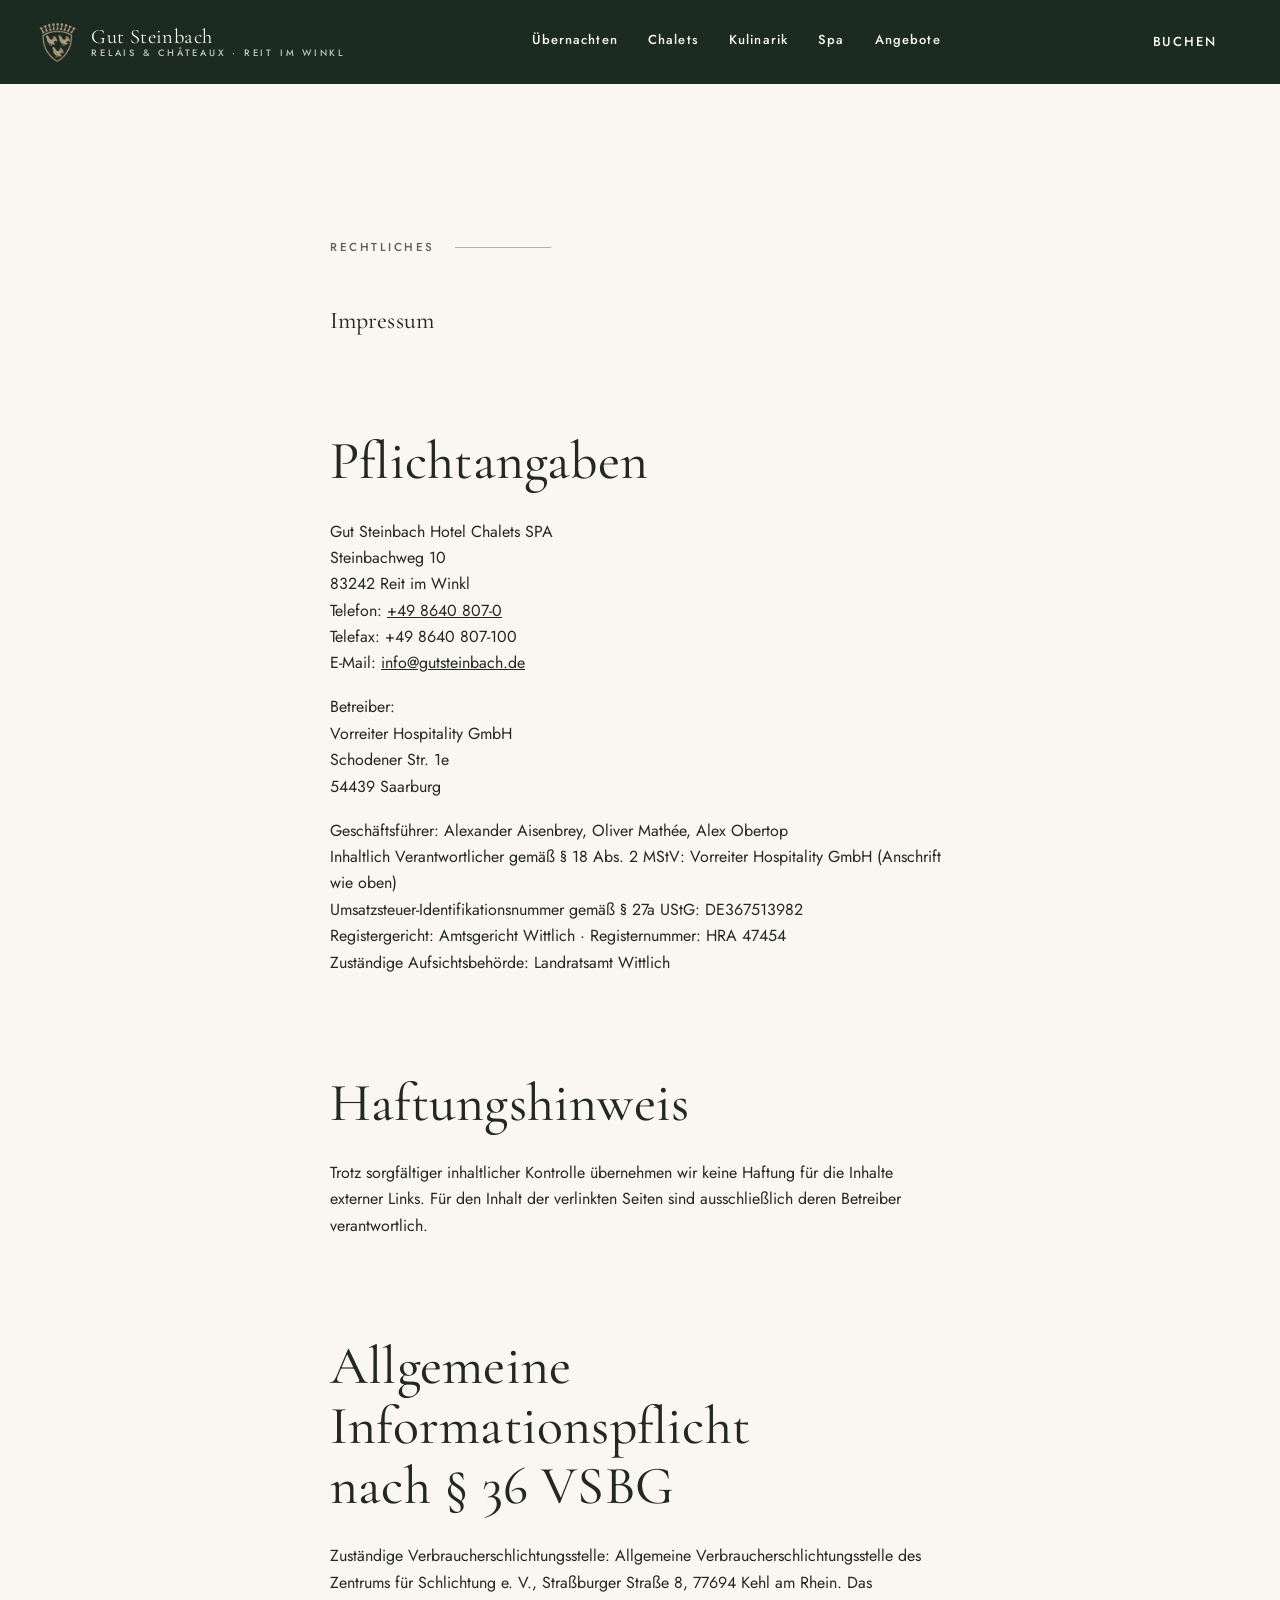
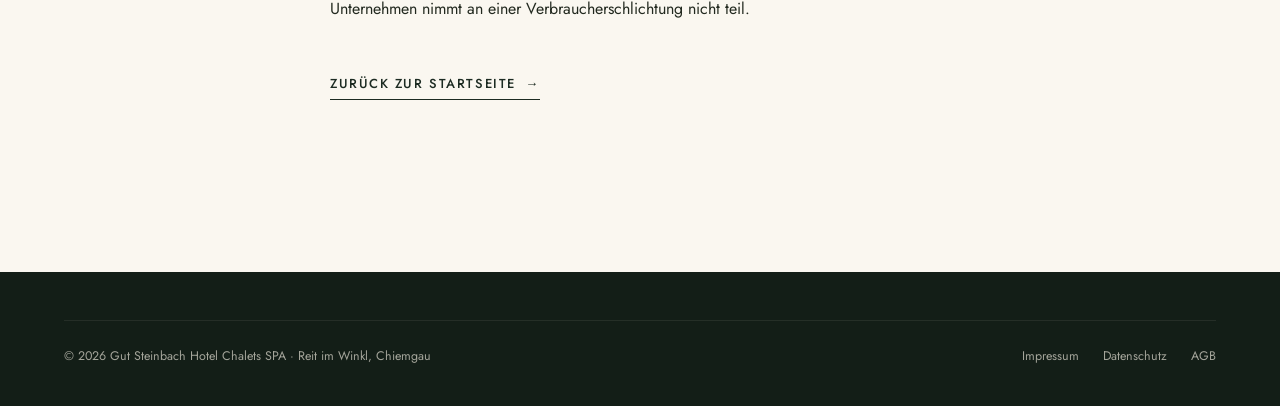
<file: impressum.html>
<!DOCTYPE html>
<html lang="de">
<head>
  <meta charset="utf-8">
  <meta name="viewport" content="width=device-width, initial-scale=1">
  <title>Impressum – Gut Steinbach | Reit im Winkl</title>
  <meta name="description" content="Impressum der Gut Steinbach Hotel Chalets SPA, Steinbachweg 10, 83242 Reit im Winkl – Vorreiter Hospitality GmbH.">
  <link rel="canonical" href="https://www.gutsteinbach.de/impressum.html">
  <meta name="robots" content="noindex, follow">
  <meta name="theme-color" content="#1c2b22">
  <link rel="icon" href="assets/img/logo-shield-gold.png" type="image/png">
  <link rel="preload" href="assets/fonts/cormorant-var.woff2" as="font" type="font/woff2" crossorigin>
  <link rel="preload" href="assets/fonts/jost-var.woff2" as="font" type="font/woff2" crossorigin>
  <link rel="stylesheet" href="assets/css/main.css">
  <style>.legal-header{background:var(--tanne);}.legal-header .site-header{position:static;}</style>
</head>
<body>
  <a class="skip-link" href="#main">Zum Inhalt springen</a>
  <div class="legal-header">
    <header class="site-header">
      <div class="wrap">
        <a class="brand" href="index.html" aria-label="Gut Steinbach – Startseite">
          <img src="assets/img/logo-shield-gold.png" alt="" width="379" height="413">
          <span class="brand__name">Gut Steinbach<span class="brand__sub">Relais &amp; Châteaux · Reit im Winkl</span></span>
        </a>
        <nav class="header-nav" aria-label="Hauptnavigation">
          <a class="header-nav__link" href="uebernachten.html">Übernachten</a>
          <a class="header-nav__link" href="chalets.html">Chalets</a>
          <a class="header-nav__link" href="kulinarik.html">Kulinarik</a>
          <a class="header-nav__link" href="spa.html">Spa</a>
          <a class="header-nav__link" href="angebote.html">Angebote</a>
        </nav>
        <span class="header-cta"><a class="btn btn--solid" href="https://onepagebooking.com/gut-steinbach?lang=de" target="_blank" rel="noopener">Buchen</a></span>
      </div>
    </header>
  </div>

  <main id="main">
    <section class="section">
      <div class="wrap wrap--narrow prose">
        <p class="chapter">Rechtliches</p>
        <h1>Impressum</h1>

        <h2>Pflichtangaben</h2>
        <p>
          Gut Steinbach Hotel Chalets SPA<br>
          Steinbachweg 10<br>
          83242 Reit im Winkl<br>
          Telefon: <a href="tel:+4986408070">+49 8640 807-0</a><br>
          Telefax: +49 8640 807-100<br>
          E-Mail: <a href="mailto:info@gutsteinbach.de">info@gutsteinbach.de</a>
        </p>
        <p>
          Betreiber:<br>
          Vorreiter Hospitality GmbH<br>
          Schodener Str. 1e<br>
          54439 Saarburg
        </p>
        <p>
          Geschäftsführer: Alexander Aisenbrey, Oliver Mathée, Alex Obertop<br>
          Inhaltlich Verantwortlicher gemäß §&nbsp;18 Abs.&nbsp;2 MStV: Vorreiter Hospitality GmbH (Anschrift wie oben)<br>
          Umsatzsteuer-Identifikationsnummer gemäß §&nbsp;27a UStG: DE367513982<br>
          Registergericht: Amtsgericht Wittlich · Registernummer: HRA 47454<br>
          Zuständige Aufsichtsbehörde: Landratsamt Wittlich
        </p>

        <h2>Haftungshinweis</h2>
        <p>Trotz sorgfältiger inhaltlicher Kontrolle übernehmen wir keine Haftung für die Inhalte externer Links. Für den Inhalt der verlinkten Seiten sind ausschließlich deren Betreiber verantwortlich.</p>

        <h2>Allgemeine Informationspflicht nach §&nbsp;36 VSBG</h2>
        <p>Zuständige Verbraucherschlichtungsstelle: Allgemeine Verbraucherschlichtungsstelle des Zentrums für Schlichtung e.&nbsp;V., Straßburger Straße 8, 77694 Kehl am Rhein. Das Unternehmen nimmt an einer Verbraucherschlichtung nicht teil.</p>

        <p style="margin-top:3rem;"><a class="tlink" href="index.html" style="color:var(--tanne);">Zurück zur Startseite <span aria-hidden="true">→</span></a></p>
      </div>
    </section>
  </main>

  <footer class="site-footer" style="padding-top:3rem;">
    <div class="wrap footer-legal">
      <p>© <span data-year>2026</span> Gut Steinbach Hotel Chalets SPA · Reit im Winkl, Chiemgau</p>
      <ul>
        <li><a href="impressum.html" aria-current="page">Impressum</a></li>
        <li><a href="datenschutz.html">Datenschutz</a></li>
        <li><a href="agb.html">AGB</a></li>
      </ul>
    </div>
  </footer>
  <script src="assets/js/main.js" defer></script>
</body>
</html>
</file>
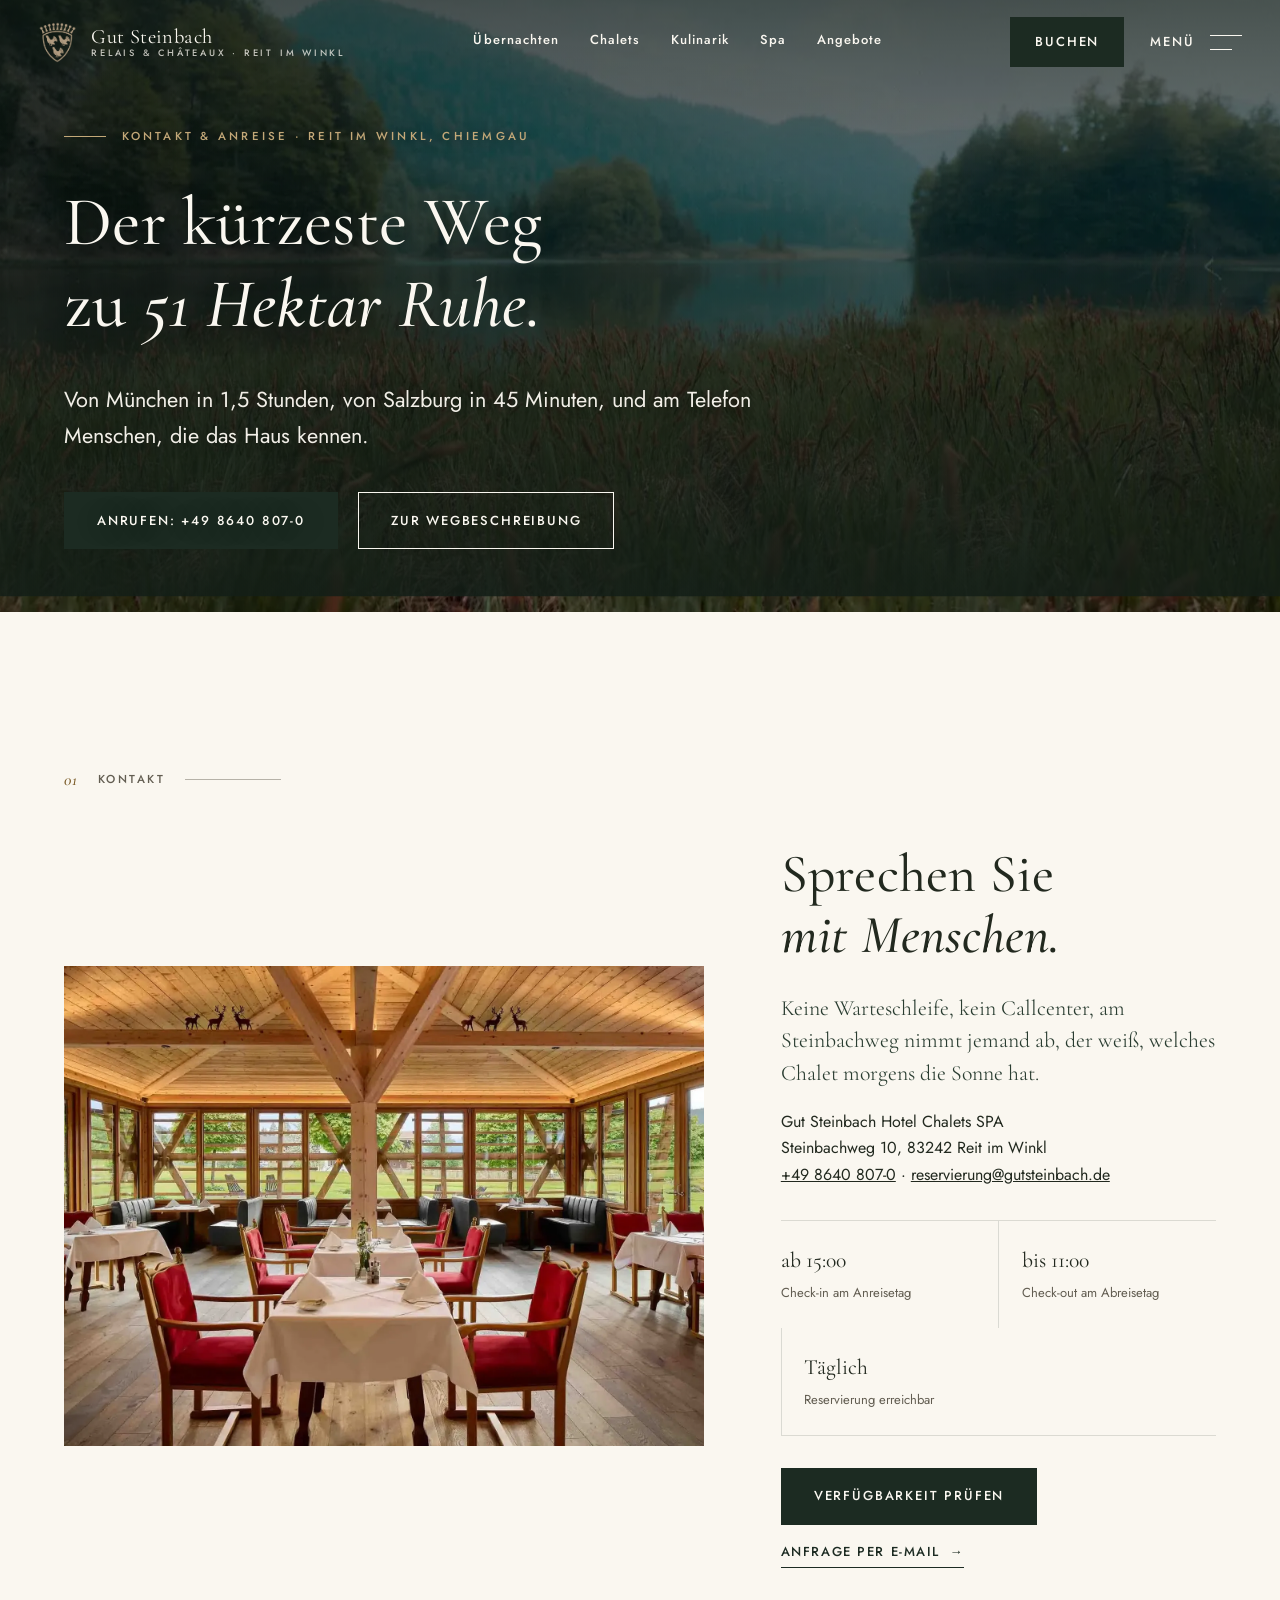
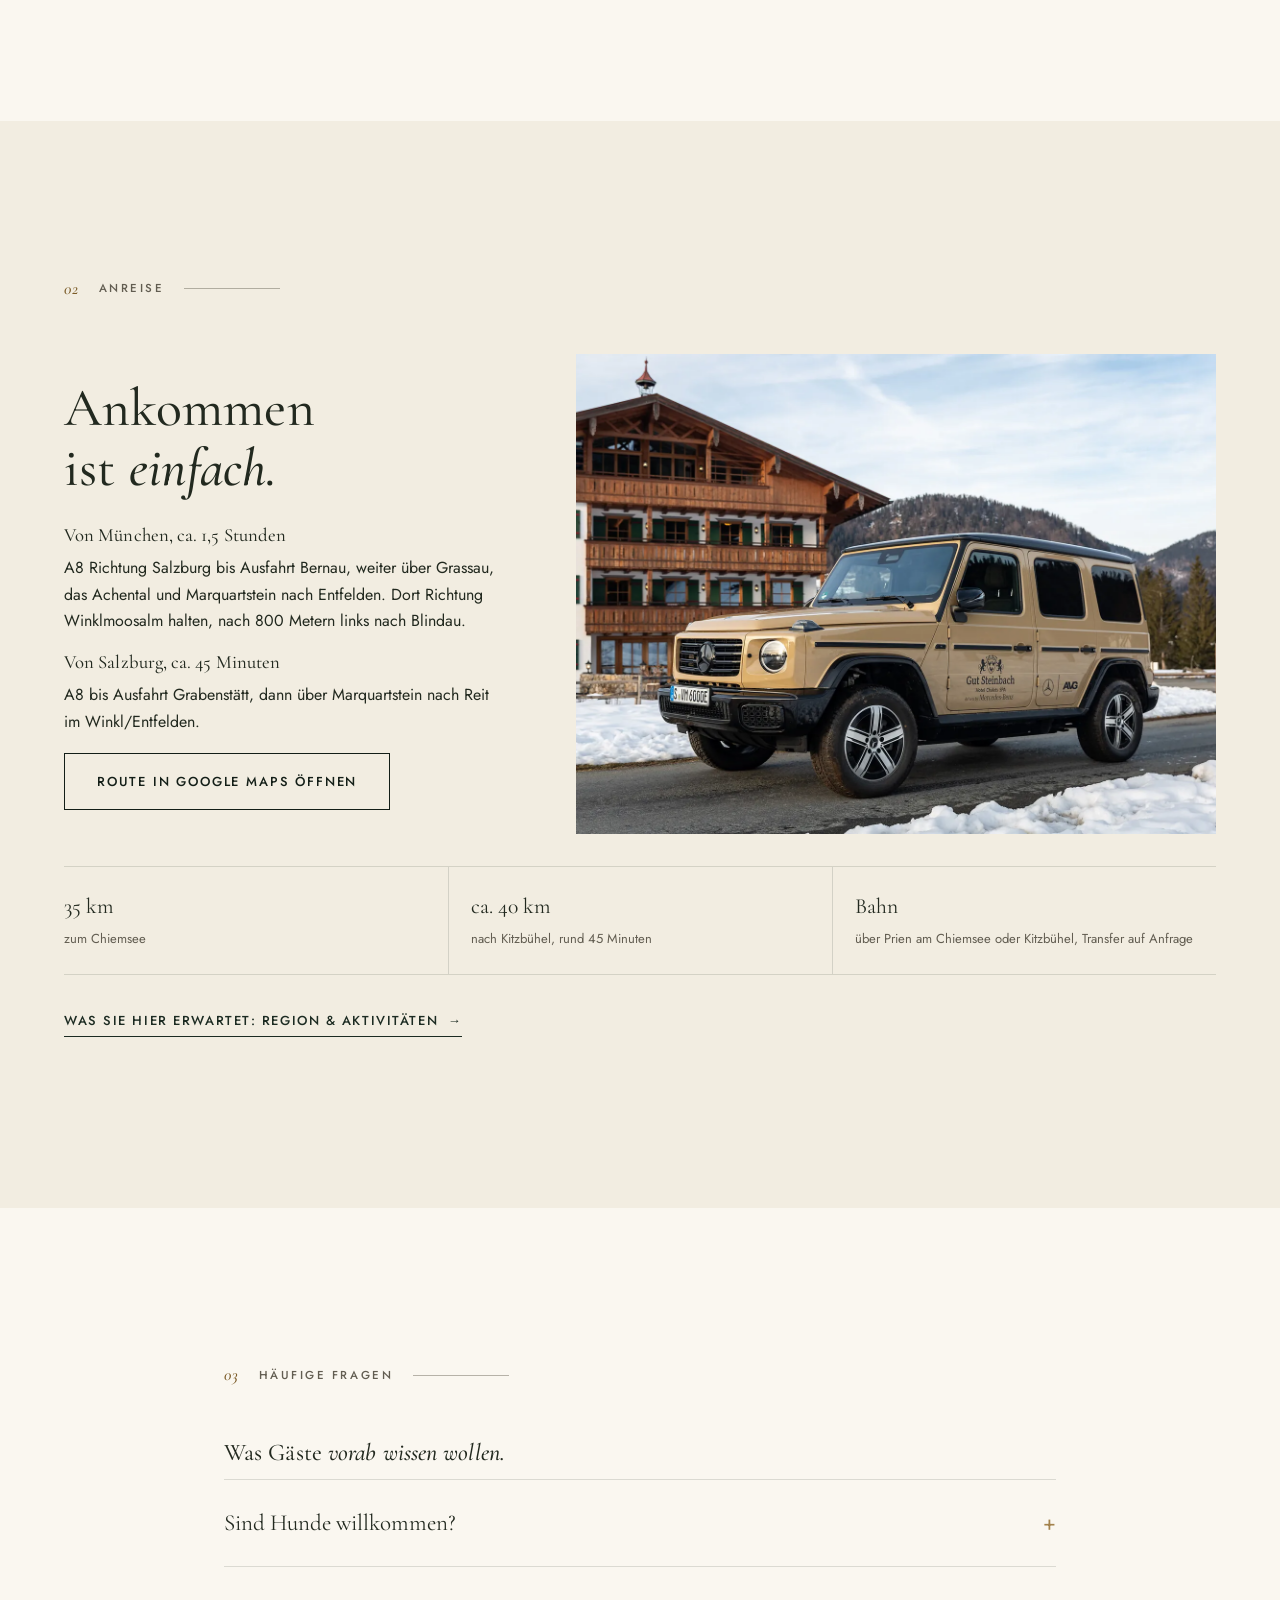
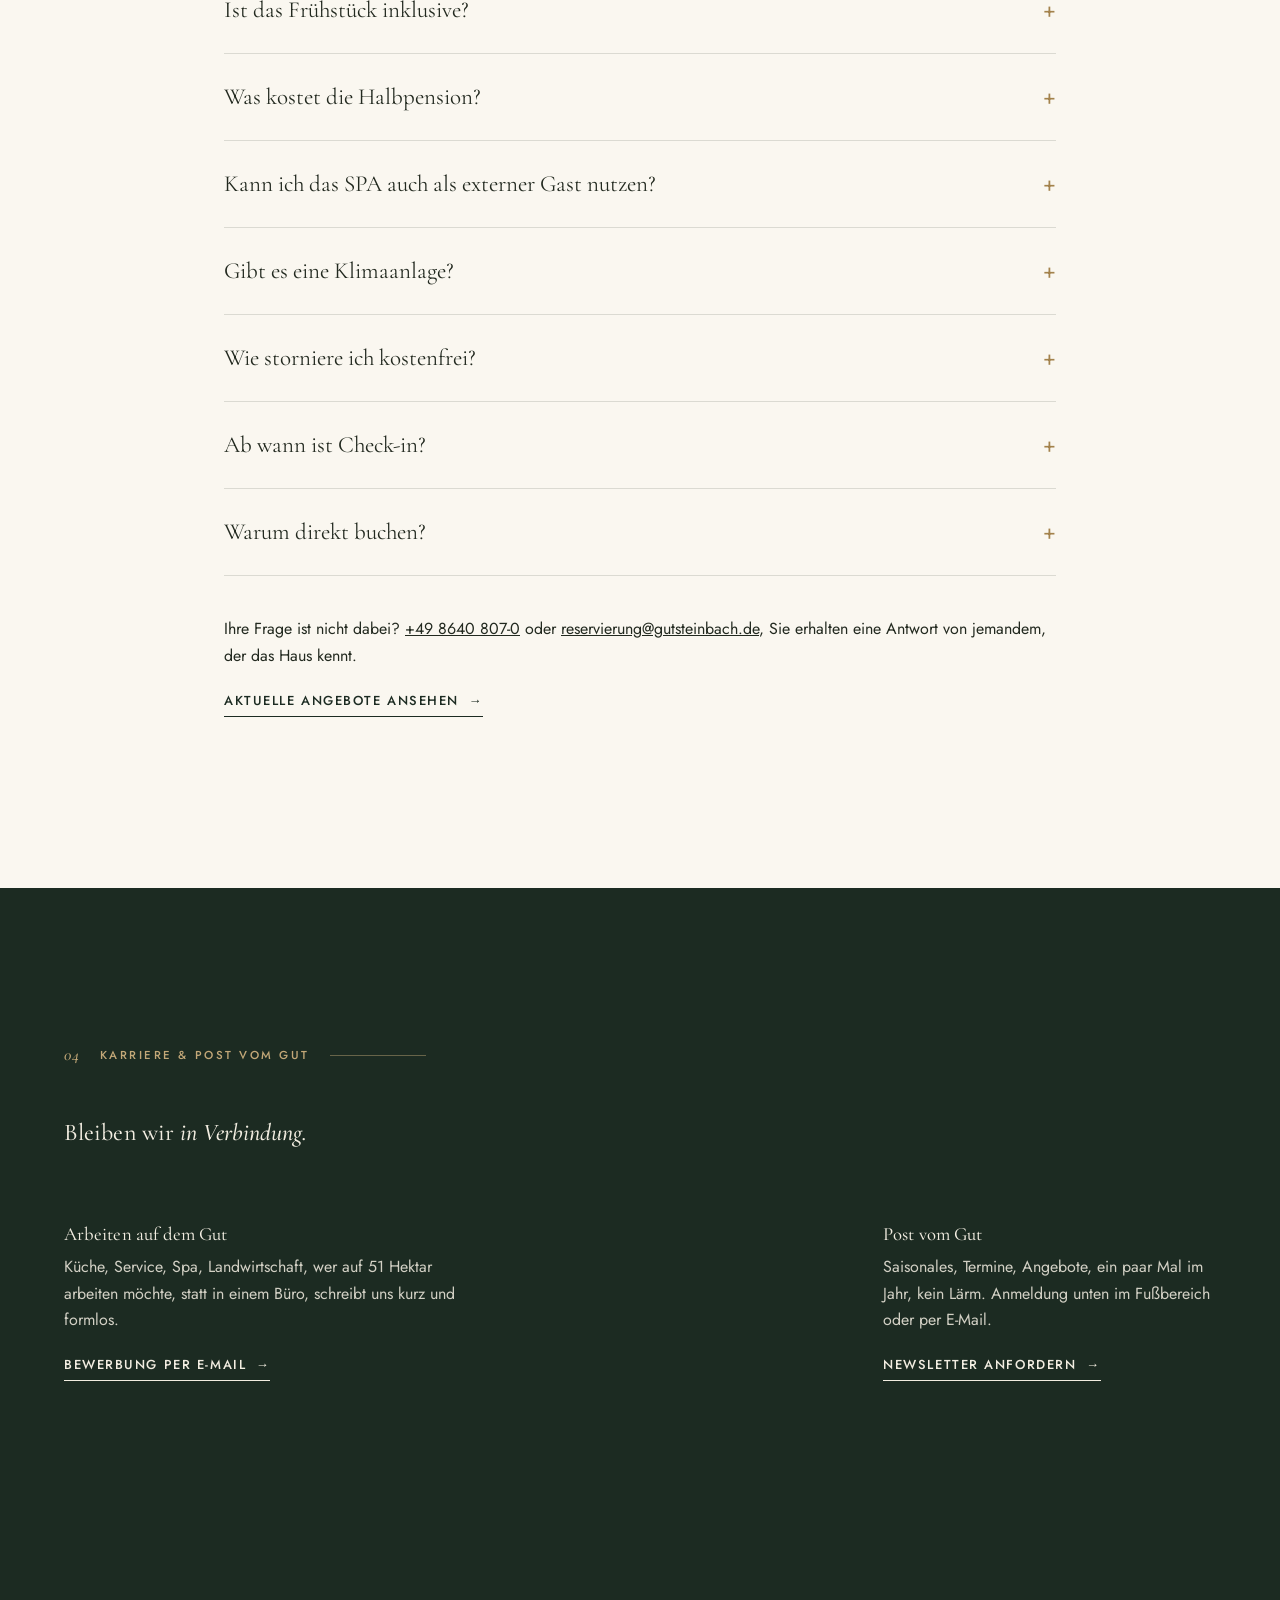
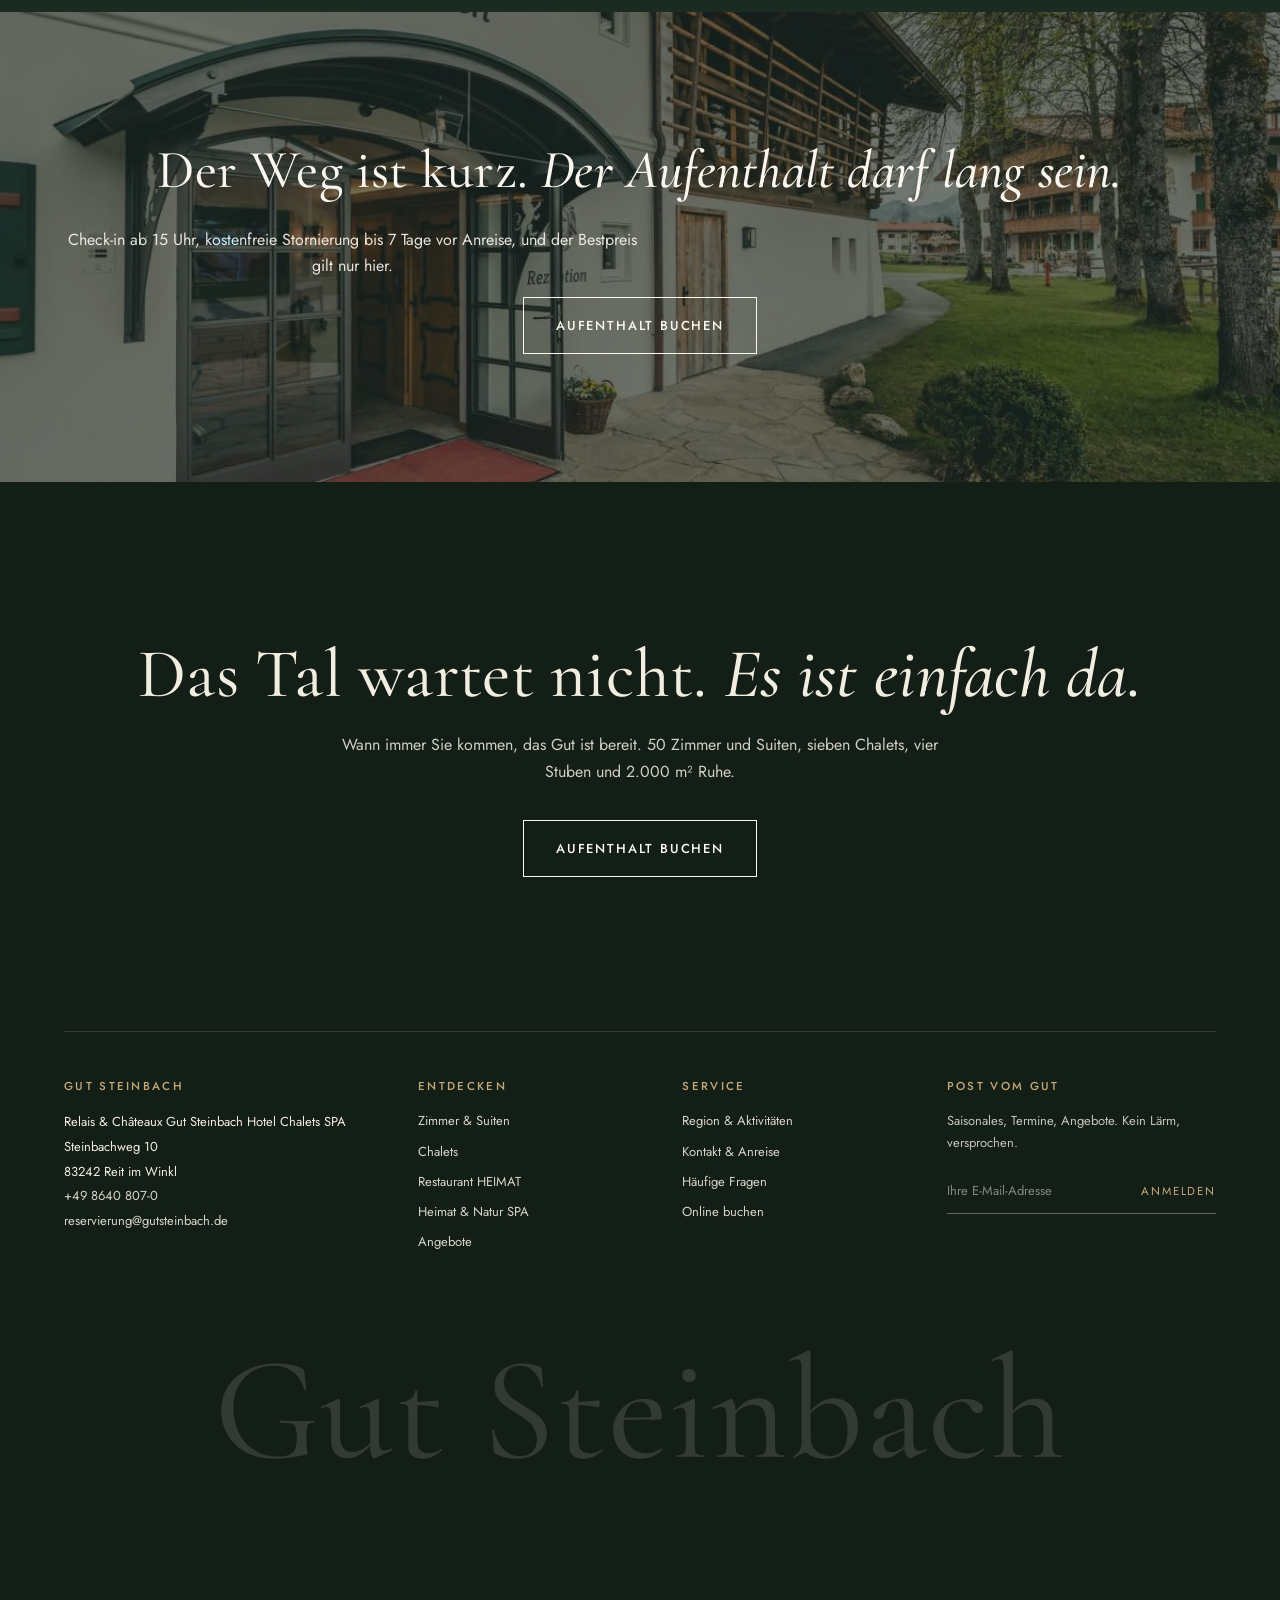
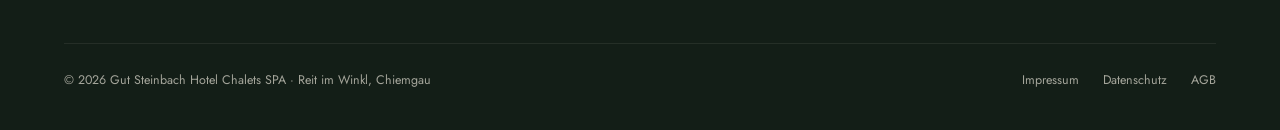
<file: kontakt.html>
<!DOCTYPE html>
<html lang="de">
<head>
  <meta charset="utf-8">
  <meta name="viewport" content="width=device-width, initial-scale=1">
  <title>Kontakt &amp; Anreise – Gut Steinbach | Reit im Winkl, Chiemgau</title>
  <meta name="description" content="Kontakt, Anreise und Antworten auf häufige Fragen: Gut Steinbach in Reit im Winkl, von München 1,5 Std., von Salzburg 45 Min. Direkt buchen zum Bestpreis.">
  <link rel="canonical" href="https://www.gutsteinbach.de/kontakt.html">
  <meta name="theme-color" content="#1c2b22">

  <!-- Open Graph / Social -->
  <meta property="og:type" content="website">
  <meta property="og:site_name" content="Gut Steinbach">
  <meta property="og:locale" content="de_DE">
  <meta property="og:title" content="Kontakt &amp; Anreise – Gut Steinbach | Reit im Winkl, Chiemgau">
  <meta property="og:description" content="Steinbachweg 10, 83242 Reit im Winkl. Von München 1,5 Stunden, von Salzburg 45 Minuten. Telefon +49 8640 807-0, das Team berät Sie persönlich.">
  <meta property="og:url" content="https://www.gutsteinbach.de/kontakt.html">
  <meta property="og:image" content="https://www.gutsteinbach.de/assets/img/anreise.webp">
  <meta name="twitter:card" content="summary_large_image">

  <link rel="icon" href="assets/img/logo-shield-gold.png" type="image/png">
  <link rel="apple-touch-icon" href="assets/img/logo-shield-gold.png">

  <link rel="preload" href="assets/fonts/cormorant-var.woff2" as="font" type="font/woff2" crossorigin>
  <link rel="preload" href="assets/fonts/jost-var.woff2" as="font" type="font/woff2" crossorigin>
  <link rel="stylesheet" href="assets/css/main.css">

  <script type="application/ld+json">
  {
    "@context": "https://schema.org",
    "@graph": [
      {
        "@type": "BreadcrumbList",
        "@id": "https://www.gutsteinbach.de/kontakt.html#breadcrumb",
        "itemListElement": [
          {
            "@type": "ListItem",
            "position": 1,
            "name": "Startseite",
            "item": "https://www.gutsteinbach.de/"
          },
          {
            "@type": "ListItem",
            "position": 2,
            "name": "Kontakt & Anreise",
            "item": "https://www.gutsteinbach.de/kontakt.html"
          }
        ]
      },
      {
        "@type": "ContactPage",
        "@id": "https://www.gutsteinbach.de/kontakt.html#contactpage",
        "url": "https://www.gutsteinbach.de/kontakt.html",
        "name": "Kontakt & Anreise – Gut Steinbach",
        "inLanguage": "de-DE",
        "isPartOf": { "@id": "https://www.gutsteinbach.de/#website" },
        "about": { "@id": "https://www.gutsteinbach.de/#hotel" },
        "breadcrumb": { "@id": "https://www.gutsteinbach.de/kontakt.html#breadcrumb" }
      },
      {
        "@type": "FAQPage",
        "@id": "https://www.gutsteinbach.de/kontakt.html#faq",
        "inLanguage": "de-DE",
        "publisher": { "@id": "https://www.gutsteinbach.de/#hotel" },
        "mainEntity": [
          {
            "@type": "Question",
            "name": "Sind Hunde willkommen?",
            "acceptedAnswer": {
              "@type": "Answer",
              "text": "Ja, Hunde sind willkommen, maximal zwei pro Zimmer, für 30 € pro Tag und Hund. Direkt vor der Tür liegen 51 Hektar Gutsgelände zum Schnüffeln und Auslaufen."
            }
          },
          {
            "@type": "Question",
            "name": "Ist das Frühstück inklusive?",
            "acceptedAnswer": {
              "@type": "Answer",
              "text": "Ja, das Gutsfrühstück ist in allen Raten enthalten. Wer im Chalet wohnt, bekommt es auf Wunsch kostenfrei ins Chalet geliefert."
            }
          },
          {
            "@type": "Question",
            "name": "Was kostet die Halbpension?",
            "acceptedAnswer": {
              "@type": "Answer",
              "text": "Die Halbpension kostet 55 € pro Person und Nacht. Dafür wählen Sie am Abend ein 3-Gänge-Menü im Restaurant HEIMAT."
            }
          },
          {
            "@type": "Question",
            "name": "Kann ich das SPA auch als externer Gast nutzen?",
            "acceptedAnswer": {
              "@type": "Answer",
              "text": "Ja. Der Day Spa im Heimat & Natur SPA kostet ab 85 € (Montag bis Donnerstag), dazu gibt es die Pakete Deluxe und Excellence. Geöffnet ist täglich von 11 bis 20 Uhr."
            }
          },
          {
            "@type": "Question",
            "name": "Gibt es eine Klimaanlage?",
            "acceptedAnswer": {
              "@type": "Answer",
              "text": "Nein, darauf verzichtet das Haus bewusst, der Nachhaltigkeit zuliebe. Ventilatoren stehen bereit, und die Lage auf 700 Metern sorgt für kühle Nächte."
            }
          },
          {
            "@type": "Question",
            "name": "Wie storniere ich kostenfrei?",
            "acceptedAnswer": {
              "@type": "Answer",
              "text": "Bis 7 Tage vor Anreise stornieren Sie kostenfrei. Einzige Ausnahme: Sparangebote mit 15 % Preisvorteil sind nicht stornierbar."
            }
          },
          {
            "@type": "Question",
            "name": "Ab wann ist Check-in?",
            "acceptedAnswer": {
              "@type": "Answer",
              "text": "Der Check-in ist ab 15 Uhr möglich, der Check-out bis 11 Uhr am Abreisetag."
            }
          },
          {
            "@type": "Question",
            "name": "Warum direkt buchen?",
            "acceptedAnswer": {
              "@type": "Answer",
              "text": "Auf gutsteinbach.de gilt die Bestpreis-Garantie, die Stornierung bleibt flexibel, und am Telefon berät Sie das Team persönlich: +49 8640 807-0."
            }
          }
        ]
      }
    ]
  }
  </script>
</head>
<body>
  <a class="skip-link" href="#main">Zum Inhalt springen</a>

  <header class="site-header">
    <div class="wrap">
      <a class="brand" href="index.html" aria-label="Gut Steinbach – Startseite">
        <img src="assets/img/logo-shield-gold.png" alt="" width="379" height="413">
        <span class="brand__name">Gut Steinbach<span class="brand__sub">Relais &amp; Châteaux · Reit im Winkl</span></span>
      </a>
      <nav class="header-nav" aria-label="Hauptnavigation">
        <a class="header-nav__link" href="uebernachten.html">Übernachten</a>
        <a class="header-nav__link" href="chalets.html">Chalets</a>
        <a class="header-nav__link" href="kulinarik.html">Kulinarik</a>
        <a class="header-nav__link" href="spa.html">Spa</a>
        <a class="header-nav__link" href="angebote.html">Angebote</a>
      </nav>
      <div style="display:flex;align-items:center;gap:1.6rem;">
        <span class="header-cta"><a class="btn btn--solid" href="https://onepagebooking.com/gut-steinbach?lang=de" target="_blank" rel="noopener">Buchen</a></span>
        <button class="menu-btn" aria-expanded="false" aria-controls="menu">
          <span class="menu-btn__label">Menü</span>
          <span class="menu-btn__icon" aria-hidden="true"><span></span><span></span></span>
        </button>
      </div>
    </div>
  </header>

  <nav class="menu" id="menu" aria-label="Menü">
    <div class="menu__nav">
      <a class="menu__link" href="index.html"><i>01</i>Startseite</a>
      <a class="menu__link" href="uebernachten.html"><i>02</i>Zimmer &amp; Suiten</a>
      <a class="menu__link" href="chalets.html"><i>03</i>Chalets</a>
      <a class="menu__link" href="kulinarik.html"><i>04</i>Kulinarik</a>
      <a class="menu__link" href="spa.html"><i>05</i>Heimat &amp; Natur SPA</a>
      <a class="menu__link" href="angebote.html"><i>06</i>Angebote</a>
      <a class="menu__link" href="region.html"><i>07</i>Region &amp; Aktivitäten</a>
      <a class="menu__link" href="kontakt.html" aria-current="page"><i>08</i>Kontakt &amp; Anreise</a>
      <div class="menu__meta">
        <a href="tel:+4986408070">+49 8640 807-0</a>
        <a href="mailto:reservierung@gutsteinbach.de">reservierung@gutsteinbach.de</a>
        <span>Steinbachweg 10 · 83242 Reit im Winkl</span>
      </div>
    </div>
    <div class="menu__visual" aria-hidden="true">
      <img src="assets/img/gut-fassade.webp" alt="" loading="lazy">
    </div>
  </nav>

  <main id="main">

    <!-- ================= HERO ================= -->
    <section class="page-hero">
      <div class="page-hero__media" data-parallax="-0.1">
        <img src="assets/img/landschaft-chiemgau.webp" alt="Blick über das Tal von Reit im Winkl auf die Chiemgauer Alpen" width="1920" height="1281">
        <div class="hero__scrim"></div>
      </div>
      <div class="hero__content">
        <div class="wrap">
          <p class="hero__eyebrow">Kontakt &amp; Anreise · Reit im Winkl, Chiemgau</p>
          <h1 class="lines is-in">
            <span class="line"><span>Der kürzeste Weg</span></span>
            <span class="line"><span>zu <em class="accent-i">51 Hektar Ruhe.</em></span></span>
          </h1>
          <p class="hero__sub">Von München in 1,5 Stunden, von Salzburg in 45 Minuten, und am Telefon Menschen, die das Haus kennen.</p>
          <div class="hero__cta">
            <a class="btn btn--solid" href="tel:+4986408070">Anrufen: +49 8640 807-0</a>
            <a class="btn btn--light" href="#anreise">Zur Wegbeschreibung</a>
          </div>
        </div>
      </div>
    </section>

    <!-- ================= KONTAKT ================= -->
    <section class="section" id="kontakt">
      <div class="wrap">
        <p class="chapter"><span class="chapter__num">01</span> Kontakt</p>
        <div class="split">
          <div class="split__media">
            <div class="frame frame--43">
              <img src="assets/img/haus-lobby.webp" alt="Lobby des Gut Steinbach mit Holzvertäfelung und offenem Empfang" loading="lazy" width="1800" height="1013">
            </div>
          </div>
          <div class="split__body">
            <h2>Sprechen Sie <em class="accent-i">mit Menschen.</em></h2>
            <p class="lead">Keine Warteschleife, kein Callcenter, am Steinbachweg nimmt jemand ab, der weiß, welches Chalet morgens die Sonne hat.</p>
            <p>
              Gut Steinbach Hotel Chalets SPA<br>
              Steinbachweg 10, 83242 Reit im Winkl<br>
              <a href="tel:+4986408070">+49 8640 807-0</a> · <a href="mailto:reservierung@gutsteinbach.de">reservierung@gutsteinbach.de</a>
            </p>
            <div class="menu-facts">
              <div><b>ab 15:00</b><span>Check-in am Anreisetag</span></div>
              <div><b>bis 11:00</b><span>Check-out am Abreisetag</span></div>
              <div><b>Täglich</b><span>Reservierung erreichbar</span></div>
            </div>
            <div class="hero__cta">
              <a class="btn btn--solid" href="https://onepagebooking.com/gut-steinbach?lang=de" target="_blank" rel="noopener">Verfügbarkeit prüfen</a>
              <a class="tlink" href="mailto:reservierung@gutsteinbach.de" style="color:var(--tanne);">Anfrage per E-Mail <span class="arr" aria-hidden="true">→</span></a>
            </div>
          </div>
        </div>
      </div>
    </section>

    <!-- ================= ANREISE ================= -->
    <section class="section section--linen" id="anreise">
      <div class="wrap">
        <p class="chapter"><span class="chapter__num">02</span> Anreise</p>
        <div class="split split--flip">
          <div class="split__media">
            <div class="frame frame--43">
              <img src="assets/img/anreise.webp" alt="Anfahrtsweg zum Gut Steinbach durch das Tal bei Blindau" loading="lazy" width="1600" height="1067">
            </div>
          </div>
          <div class="split__body">
            <h2>Ankommen ist <em class="accent-i">einfach.</em></h2>
            <h3>Von München, ca. 1,5 Stunden</h3>
            <p>A8 Richtung Salzburg bis Ausfahrt Bernau, weiter über Grassau, das Achental und Marquartstein nach Entfelden. Dort Richtung Winklmoosalm halten, nach 800 Metern links nach Blindau.</p>
            <h3>Von Salzburg, ca. 45 Minuten</h3>
            <p>A8 bis Ausfahrt Grabenstätt, dann über Marquartstein nach Reit im Winkl/Entfelden.</p>
            <div class="hero__cta">
              <a class="btn" href="https://maps.google.com/?q=Steinbachweg+10,+83242+Reit+im+Winkl" target="_blank" rel="noopener">Route in Google Maps öffnen</a>
            </div>
          </div>
        </div>
        <div class="menu-facts" data-reveal>
          <div><b>35 km</b><span>zum Chiemsee</span></div>
          <div><b>ca. 40 km</b><span>nach Kitzbühel, rund 45 Minuten</span></div>
          <div><b>Bahn</b><span>über Prien am Chiemsee oder Kitzbühel, Transfer auf Anfrage</span></div>
        </div>
        <p style="margin-top:2rem;"><a class="tlink" href="region.html" style="color:var(--tanne);">Was Sie hier erwartet: Region &amp; Aktivitäten <span class="arr" aria-hidden="true">→</span></a></p>
      </div>
    </section>

    <!-- ================= FAQ ================= -->
    <section class="section" id="faq">
      <div class="wrap wrap--narrow">
        <p class="chapter"><span class="chapter__num">03</span> Häufige Fragen</p>
        <h2>Was Gäste <em class="accent-i">vorab wissen wollen.</em></h2>
        <div class="faq">
          <details>
            <summary>Sind Hunde willkommen?</summary>
            <div class="faq__a">
              <p>Ja, Hunde sind willkommen, maximal zwei pro Zimmer, für 30 € pro Tag und Hund. Direkt vor der Tür liegen 51 Hektar Gutsgelände zum Schnüffeln und Auslaufen.</p>
            </div>
          </details>
          <details>
            <summary>Ist das Frühstück inklusive?</summary>
            <div class="faq__a">
              <p>Ja, das Gutsfrühstück ist in allen Raten enthalten. Wer im Chalet wohnt, bekommt es auf Wunsch kostenfrei ins Chalet geliefert.</p>
            </div>
          </details>
          <details>
            <summary>Was kostet die Halbpension?</summary>
            <div class="faq__a">
              <p>Die Halbpension kostet 55 € pro Person und Nacht. Dafür wählen Sie am Abend ein 3-Gänge-Menü im Restaurant HEIMAT.</p>
            </div>
          </details>
          <details>
            <summary>Kann ich das SPA auch als externer Gast nutzen?</summary>
            <div class="faq__a">
              <p>Ja. Der Day Spa im Heimat &amp; Natur SPA kostet ab 85 € (Montag bis Donnerstag), dazu gibt es die Pakete Deluxe und Excellence. Geöffnet ist täglich von 11 bis 20 Uhr.</p>
            </div>
          </details>
          <details>
            <summary>Gibt es eine Klimaanlage?</summary>
            <div class="faq__a">
              <p>Nein, darauf verzichtet das Haus bewusst, der Nachhaltigkeit zuliebe. Ventilatoren stehen bereit, und die Lage auf 700 Metern sorgt für kühle Nächte.</p>
            </div>
          </details>
          <details>
            <summary>Wie storniere ich kostenfrei?</summary>
            <div class="faq__a">
              <p>Bis 7 Tage vor Anreise stornieren Sie kostenfrei. Einzige Ausnahme: Sparangebote mit 15 % Preisvorteil sind nicht stornierbar.</p>
            </div>
          </details>
          <details>
            <summary>Ab wann ist Check-in?</summary>
            <div class="faq__a">
              <p>Der Check-in ist ab 15 Uhr möglich, der Check-out bis 11 Uhr am Abreisetag.</p>
            </div>
          </details>
          <details>
            <summary>Warum direkt buchen?</summary>
            <div class="faq__a">
              <p>Auf gutsteinbach.de gilt die Bestpreis-Garantie, die Stornierung bleibt flexibel, und am Telefon berät Sie das Team persönlich: +49 8640 807-0.</p>
            </div>
          </details>
        </div>
        <p style="margin-top:2.5rem;">Ihre Frage ist nicht dabei? <a href="tel:+4986408070">+49 8640 807-0</a> oder <a href="mailto:reservierung@gutsteinbach.de">reservierung@gutsteinbach.de</a>, Sie erhalten eine Antwort von jemandem, der das Haus kennt.</p>
        <p><a class="tlink" href="angebote.html" style="color:var(--tanne);">Aktuelle Angebote ansehen <span class="arr" aria-hidden="true">→</span></a></p>
      </div>
    </section>

    <!-- ================= KARRIERE & POST VOM GUT ================= -->
    <section class="section section--dark" id="karriere">
      <div class="wrap">
        <p class="chapter"><span class="chapter__num">04</span> Karriere &amp; Post vom Gut</p>
        <h2>Bleiben wir <em class="accent-i">in Verbindung.</em></h2>
        <div class="split split--head" style="align-items:start;margin-top:var(--space-block);">
          <div class="split__body" data-reveal>
            <h3>Arbeiten auf dem Gut</h3>
            <p style="opacity:.85;max-width:40ch;">Küche, Service, Spa, Landwirtschaft, wer auf 51 Hektar arbeiten möchte, statt in einem Büro, schreibt uns kurz und formlos.</p>
            <a class="tlink" href="mailto:reservierung@gutsteinbach.de?subject=Bewerbung" style="color:var(--linen);">Bewerbung per E-Mail <span class="arr" aria-hidden="true">→</span></a>
          </div>
          <div class="split__media" data-reveal>
            <h3>Post vom Gut</h3>
            <p style="opacity:.85;max-width:40ch;">Saisonales, Termine, Angebote, ein paar Mal im Jahr, kein Lärm. Anmeldung unten im Fußbereich oder per E-Mail.</p>
            <a class="tlink" href="mailto:reservierung@gutsteinbach.de?subject=Newsletter-Anmeldung" style="color:var(--linen);">Newsletter anfordern <span class="arr" aria-hidden="true">→</span></a>
          </div>
        </div>
      </div>
    </section>

    <!-- ================= CTA ================= -->
    <section class="cta-band">
      <img src="assets/img/gut-eingang.webp" alt="" loading="lazy" width="1600" height="1067">
      <div class="wrap">
        <h2>Der Weg ist kurz. <em class="accent-i">Der Aufenthalt darf lang sein.</em></h2>
        <p>Check-in ab 15 Uhr, kostenfreie Stornierung bis 7 Tage vor Anreise, und der Bestpreis gilt nur hier.</p>
        <a class="btn btn--light" href="https://onepagebooking.com/gut-steinbach?lang=de" target="_blank" rel="noopener">Aufenthalt buchen</a>
      </div>
    </section>

  </main>

  <!-- ================= FOOTER ================= -->
  <footer class="site-footer">
    <div class="wrap footer-cta">
      <h2>Das Tal wartet nicht. <em class="accent-i">Es ist einfach da.</em></h2>
      <p>Wann immer Sie kommen, das Gut ist bereit. 50 Zimmer und Suiten, sieben Chalets, vier Stuben und 2.000&nbsp;m² Ruhe.</p>
      <a class="btn btn--light" href="https://onepagebooking.com/gut-steinbach?lang=de" target="_blank" rel="noopener">Aufenthalt buchen</a>
    </div>
    <div class="wrap footer-grid">
      <div>
        <h3>Gut Steinbach</h3>
        <address>
          Relais &amp; Châteaux Gut Steinbach Hotel Chalets SPA<br>
          Steinbachweg 10<br>
          83242 Reit im Winkl<br>
          <a href="tel:+4986408070">+49 8640 807-0</a><br>
          <a href="mailto:reservierung@gutsteinbach.de">reservierung@gutsteinbach.de</a>
        </address>
      </div>
      <div>
        <h3>Entdecken</h3>
        <ul>
          <li><a href="uebernachten.html">Zimmer &amp; Suiten</a></li>
          <li><a href="chalets.html">Chalets</a></li>
          <li><a href="kulinarik.html">Restaurant HEIMAT</a></li>
          <li><a href="spa.html">Heimat &amp; Natur SPA</a></li>
          <li><a href="angebote.html">Angebote</a></li>
        </ul>
      </div>
      <div>
        <h3>Service</h3>
        <ul>
          <li><a href="region.html">Region &amp; Aktivitäten</a></li>
          <li><a href="kontakt.html">Kontakt &amp; Anreise</a></li>
          <li><a href="kontakt.html#faq">Häufige Fragen</a></li>
          <li><a href="https://onepagebooking.com/gut-steinbach?lang=de" target="_blank" rel="noopener">Online buchen</a></li>
        </ul>
      </div>
      <div>
        <h3>Post vom Gut</h3>
        <p style="opacity:.8;">Saisonales, Termine, Angebote. Kein Lärm, versprochen.</p>
        <form class="newsletter-form" action="mailto:reservierung@gutsteinbach.de" method="post">
          <label for="nl-email" class="sr-only" style="position:absolute;left:-999px;">E-Mail-Adresse</label>
          <input type="email" id="nl-email" name="email" placeholder="Ihre E-Mail-Adresse" required>
          <button type="submit">Anmelden</button>
        </form>
      </div>
    </div>
    <p class="footer-word" aria-hidden="true">Gut Steinbach</p>
    <div class="wrap footer-legal">
      <p>© <span data-year>2026</span> Gut Steinbach Hotel Chalets SPA · Reit im Winkl, Chiemgau</p>
      <ul>
        <li><a href="impressum.html">Impressum</a></li>
        <li><a href="datenschutz.html">Datenschutz</a></li>
        <li><a href="agb.html">AGB</a></li>
      </ul>
    </div>
  </footer>

  <a class="book-pill" href="https://onepagebooking.com/gut-steinbach?lang=de" target="_blank" rel="noopener">Buchen <span aria-hidden="true">→</span></a>

  <script src="assets/js/main.js" defer></script>
</body>
</html>
</file>
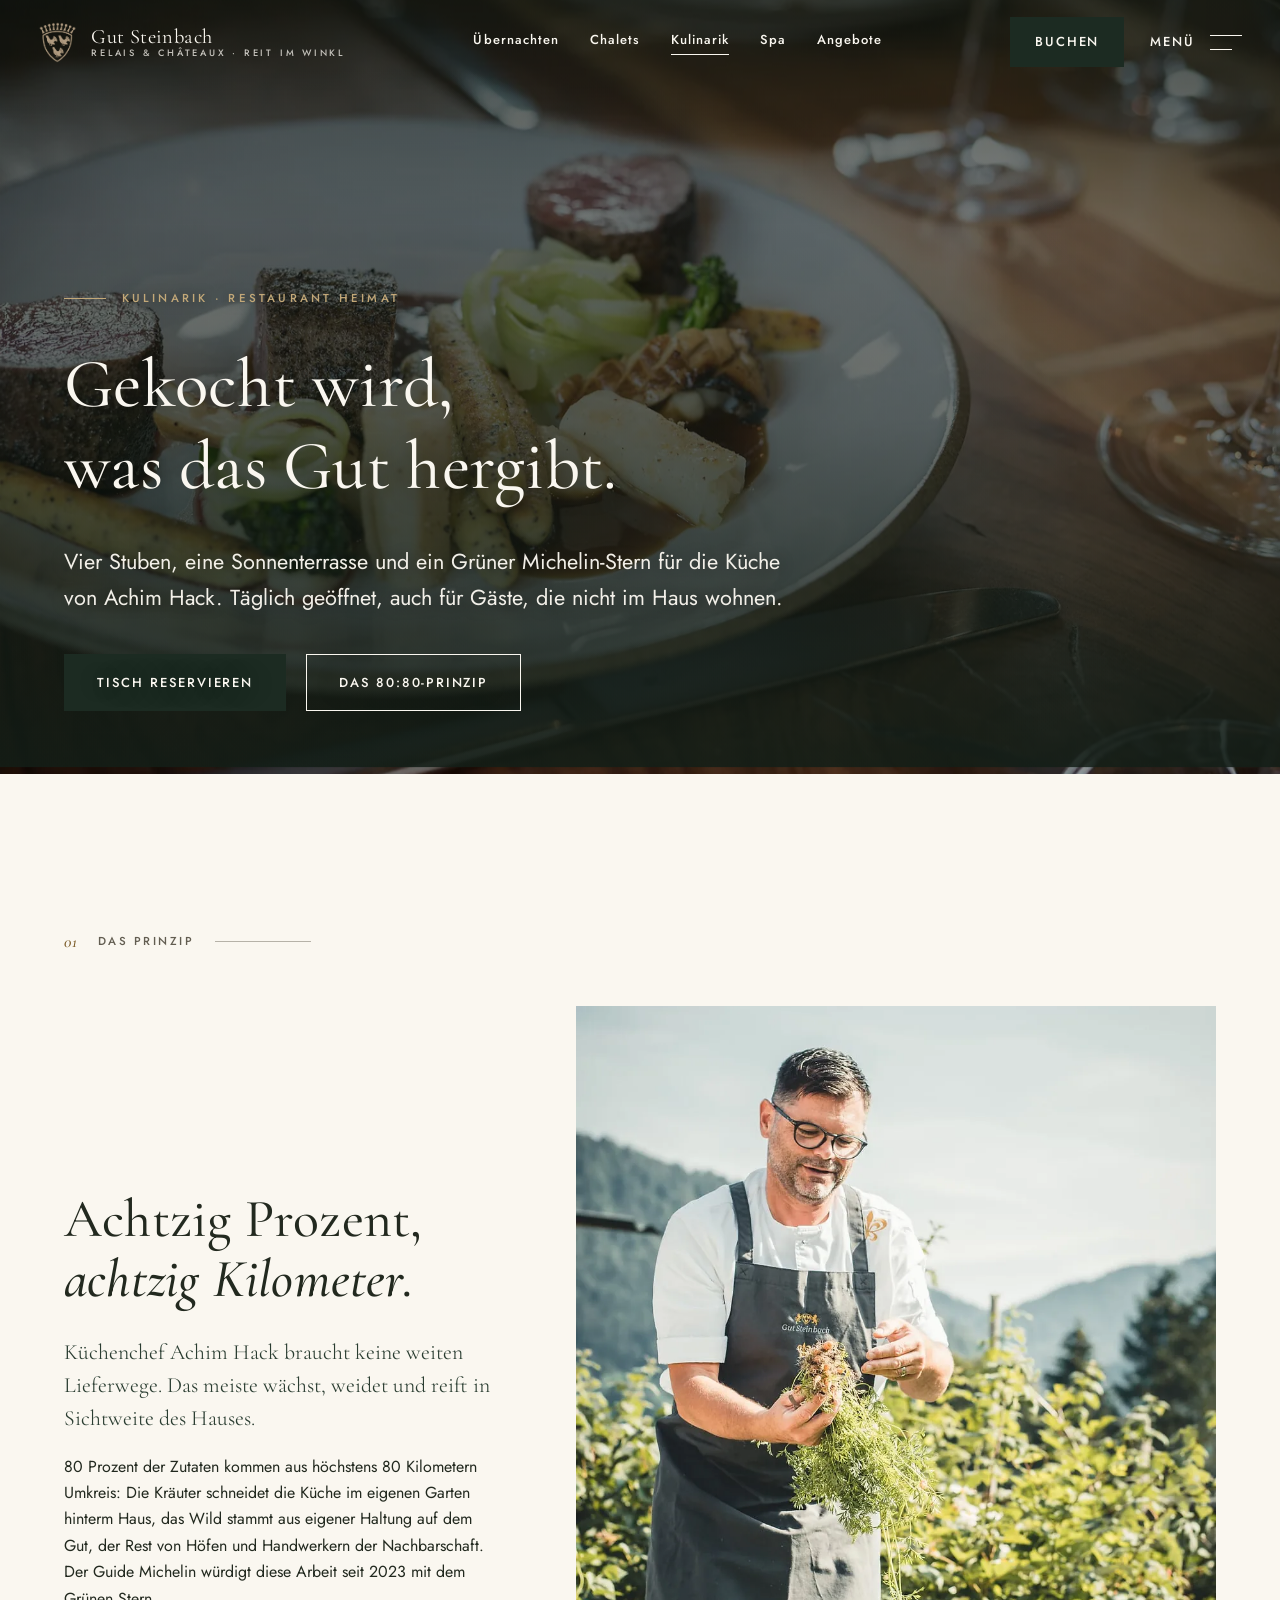
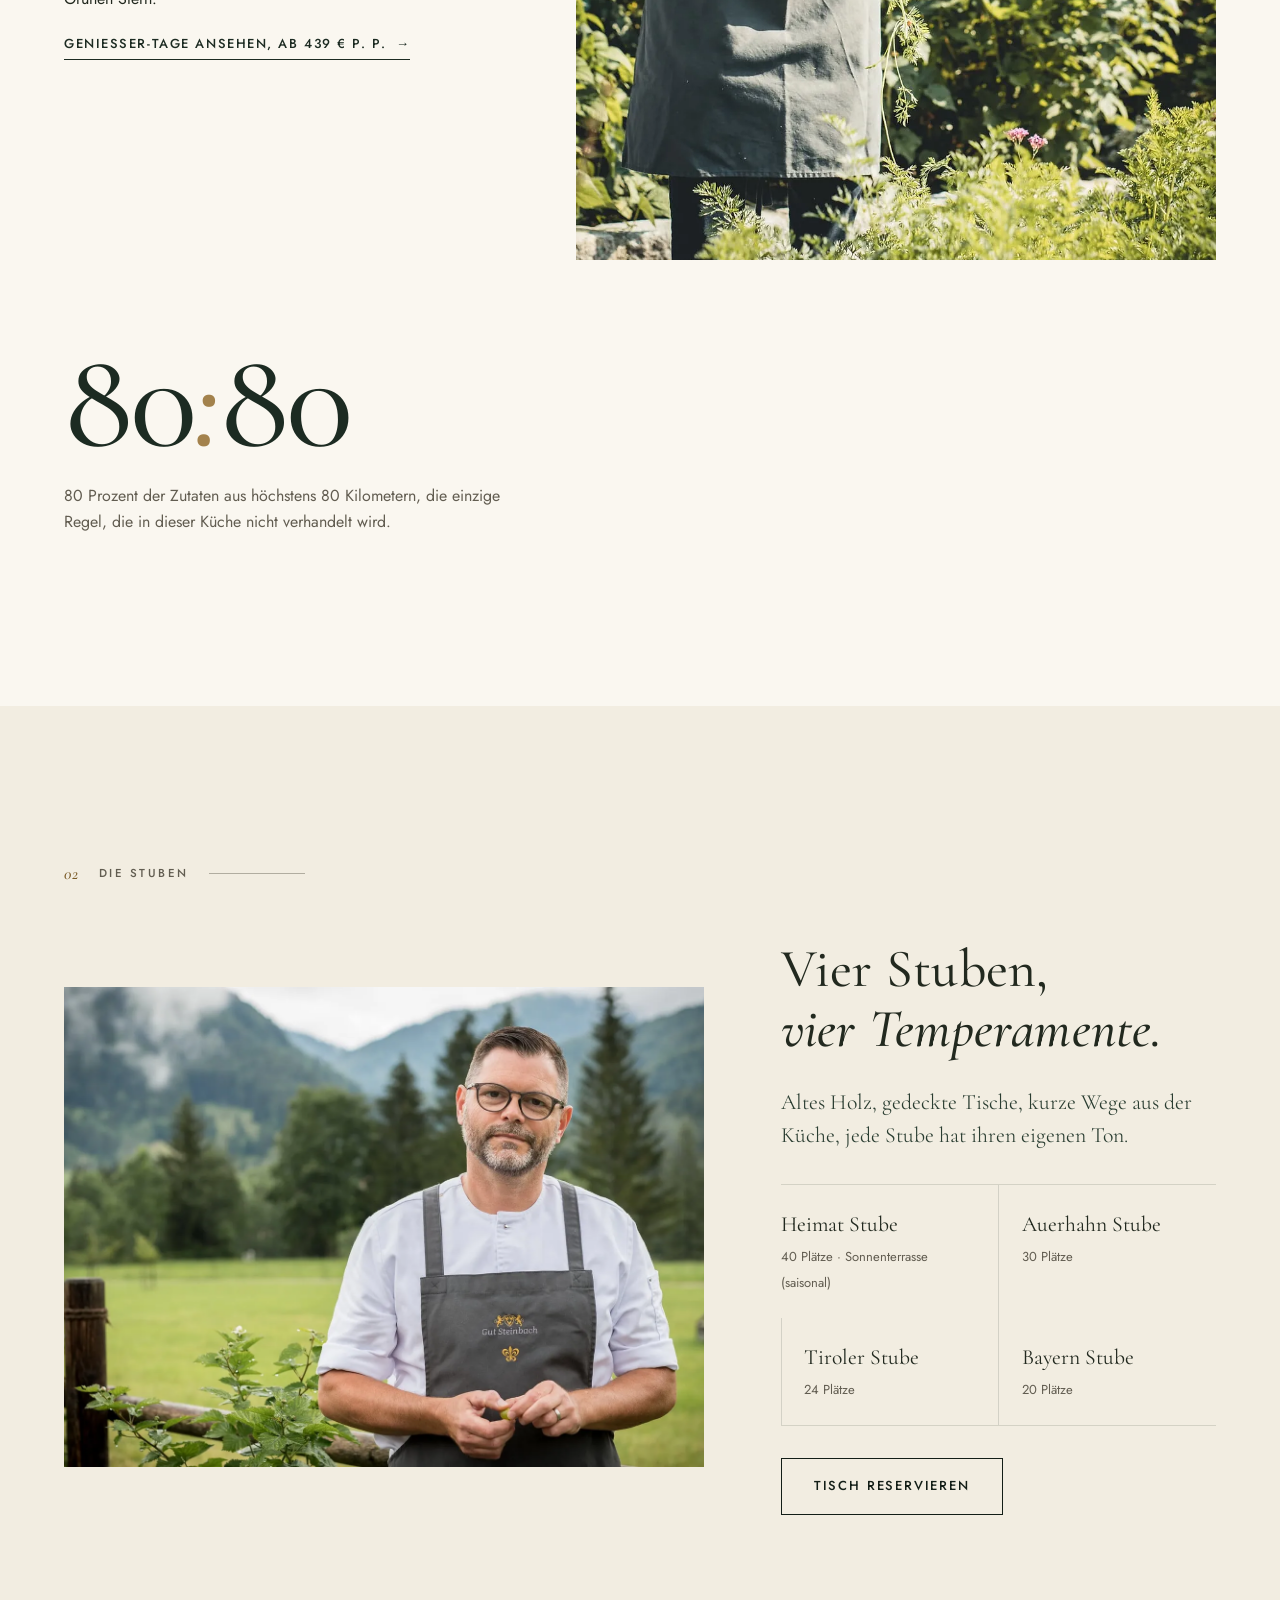
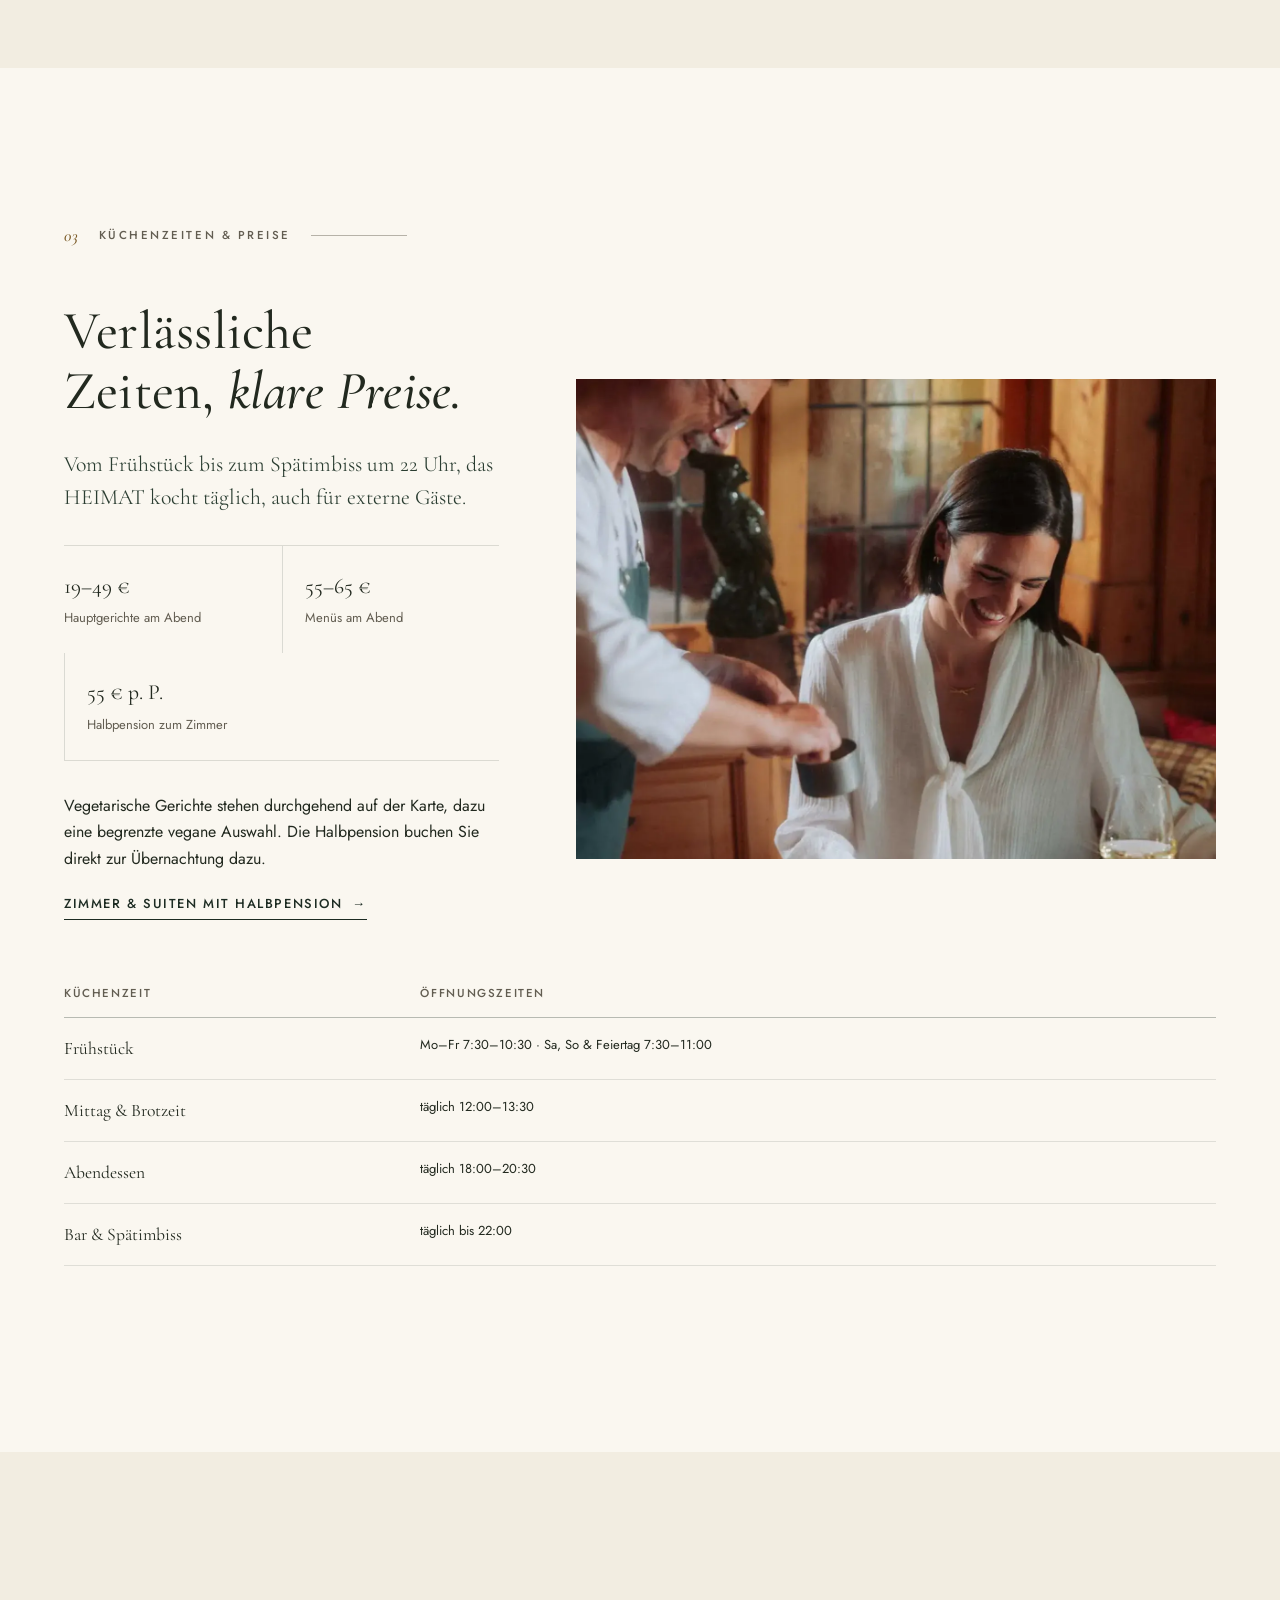
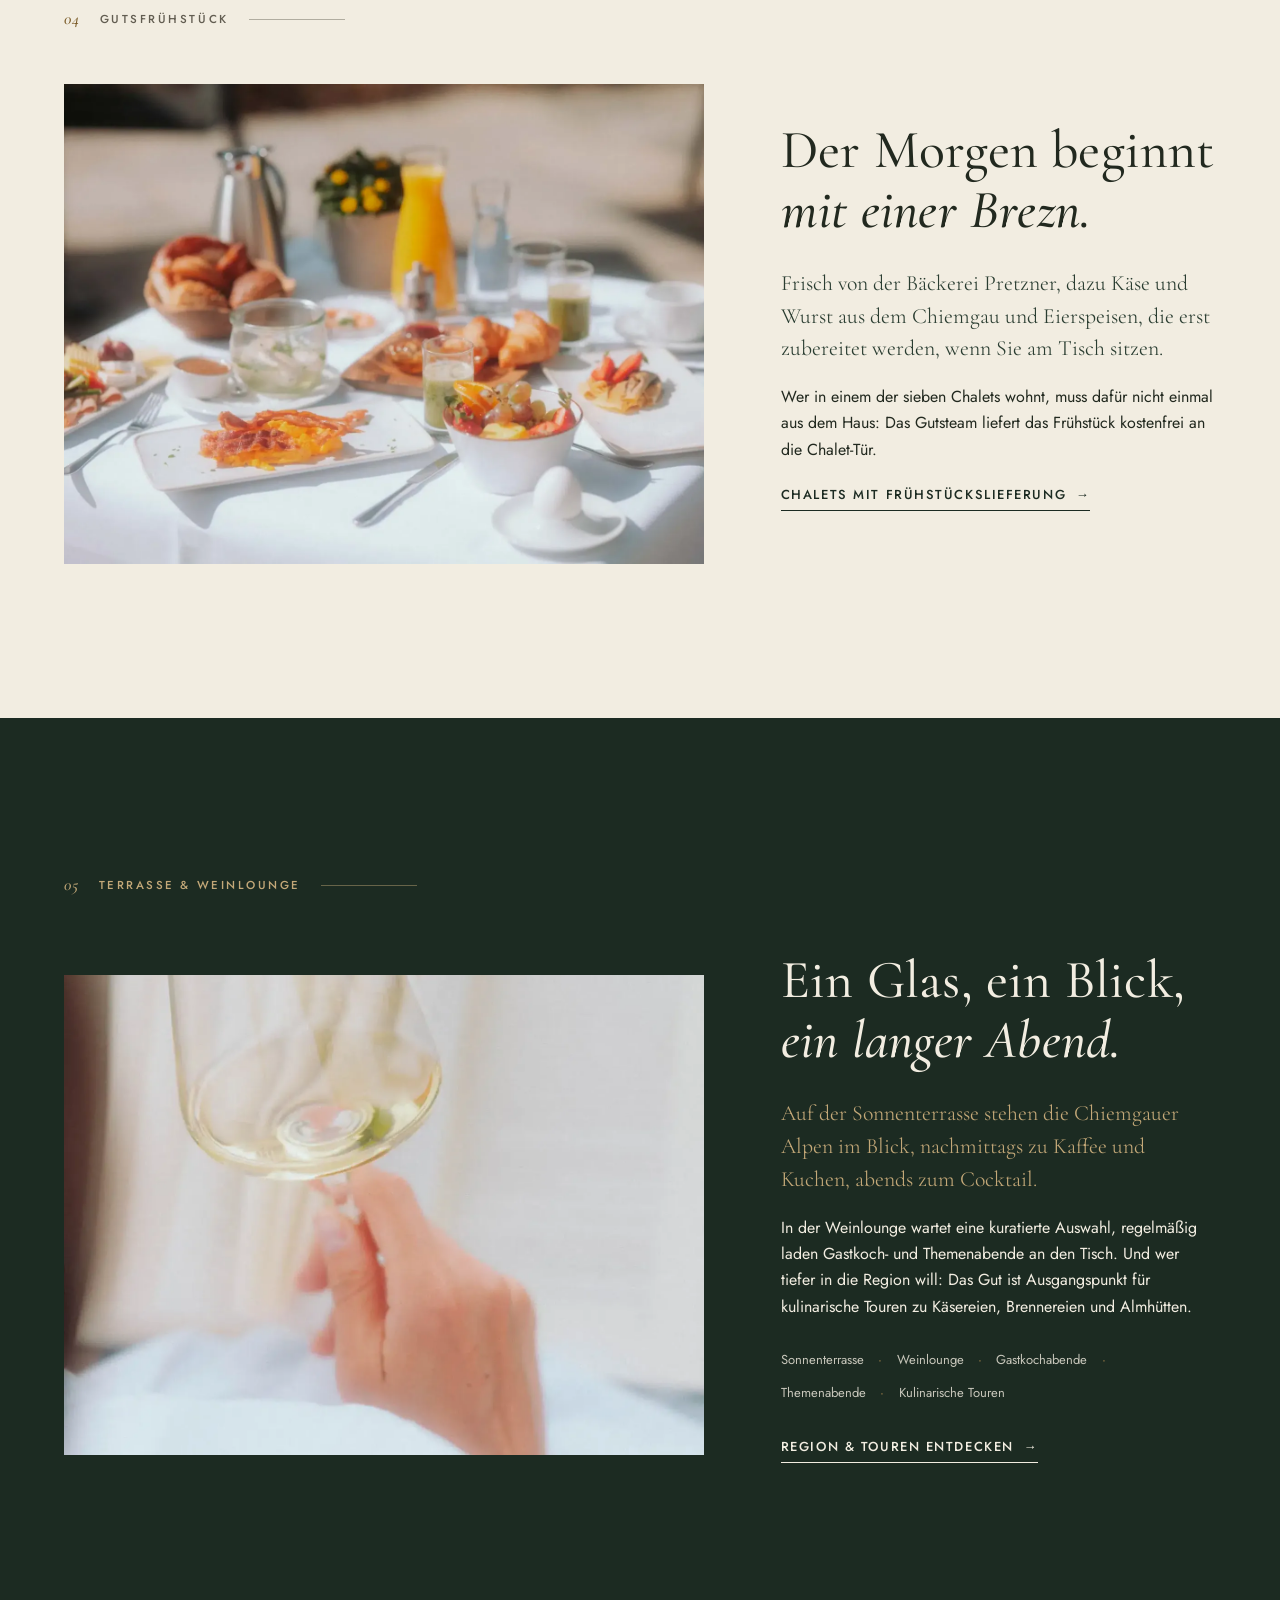
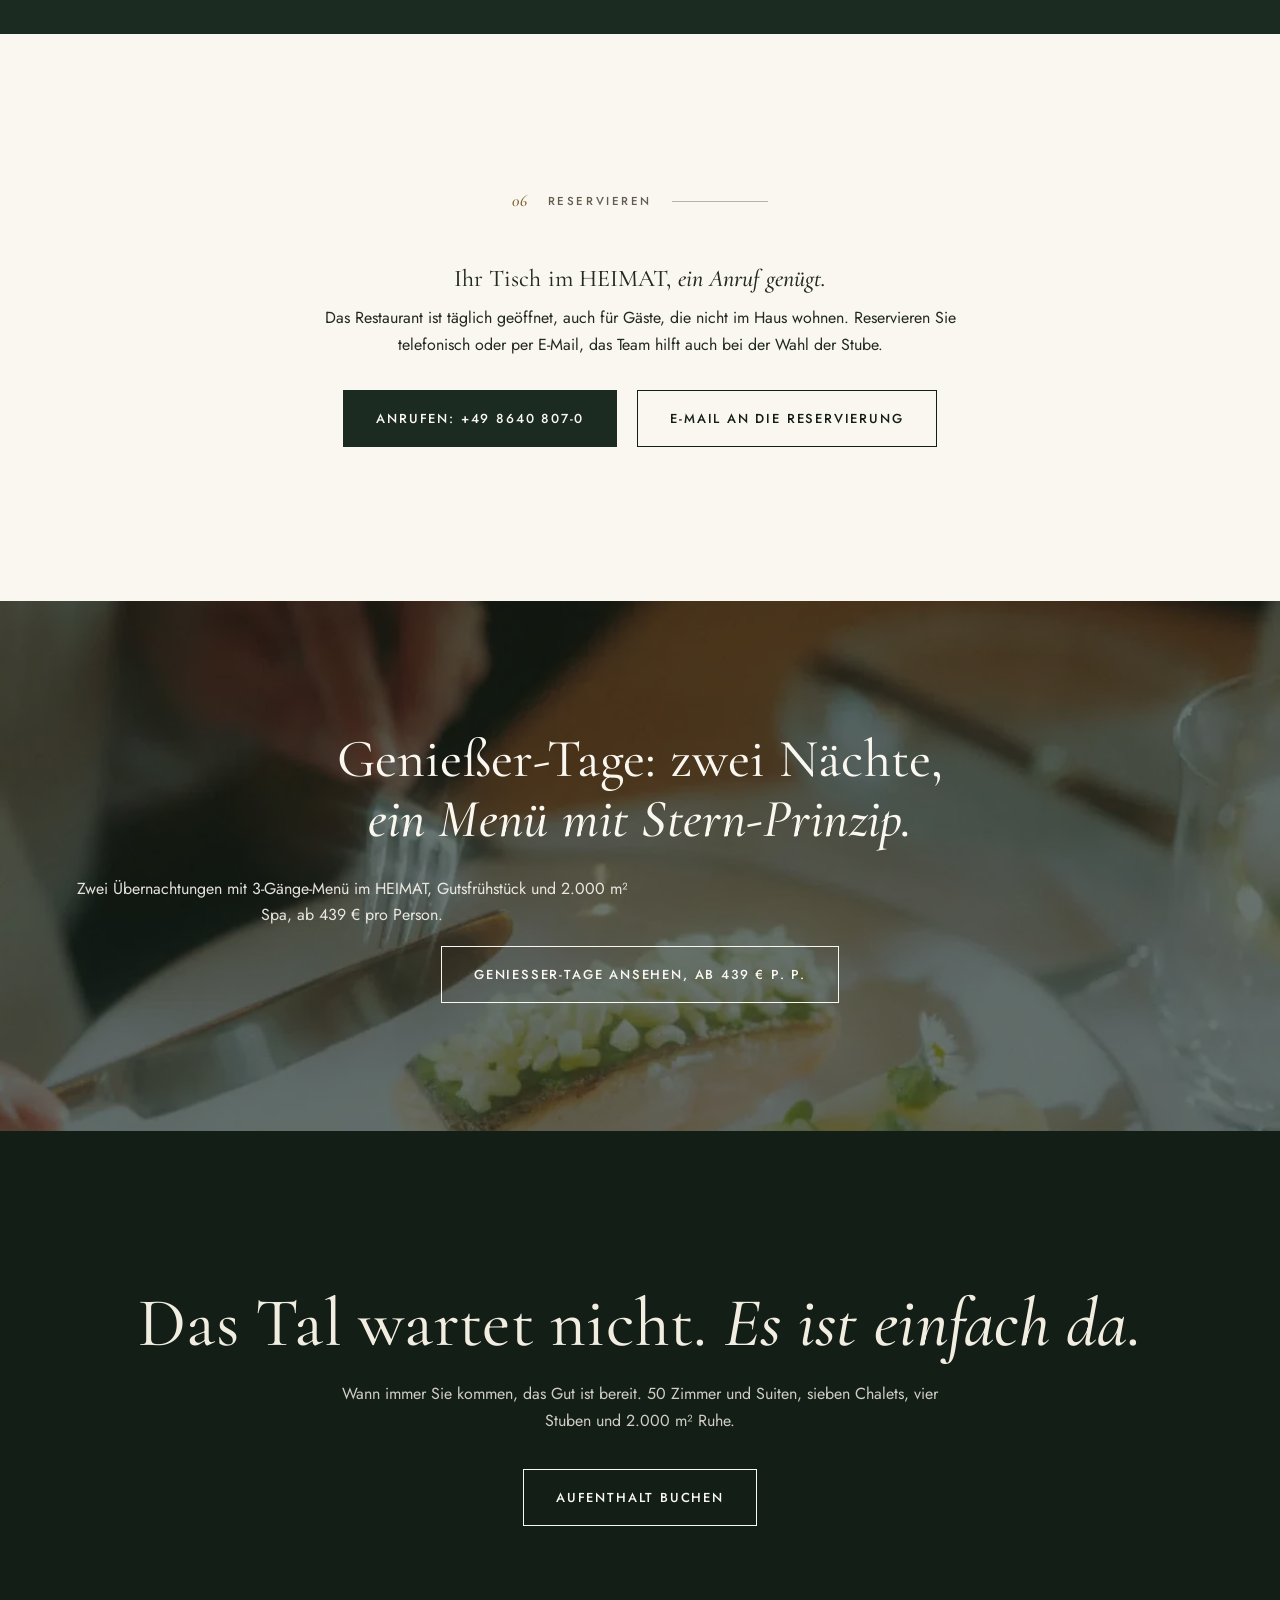
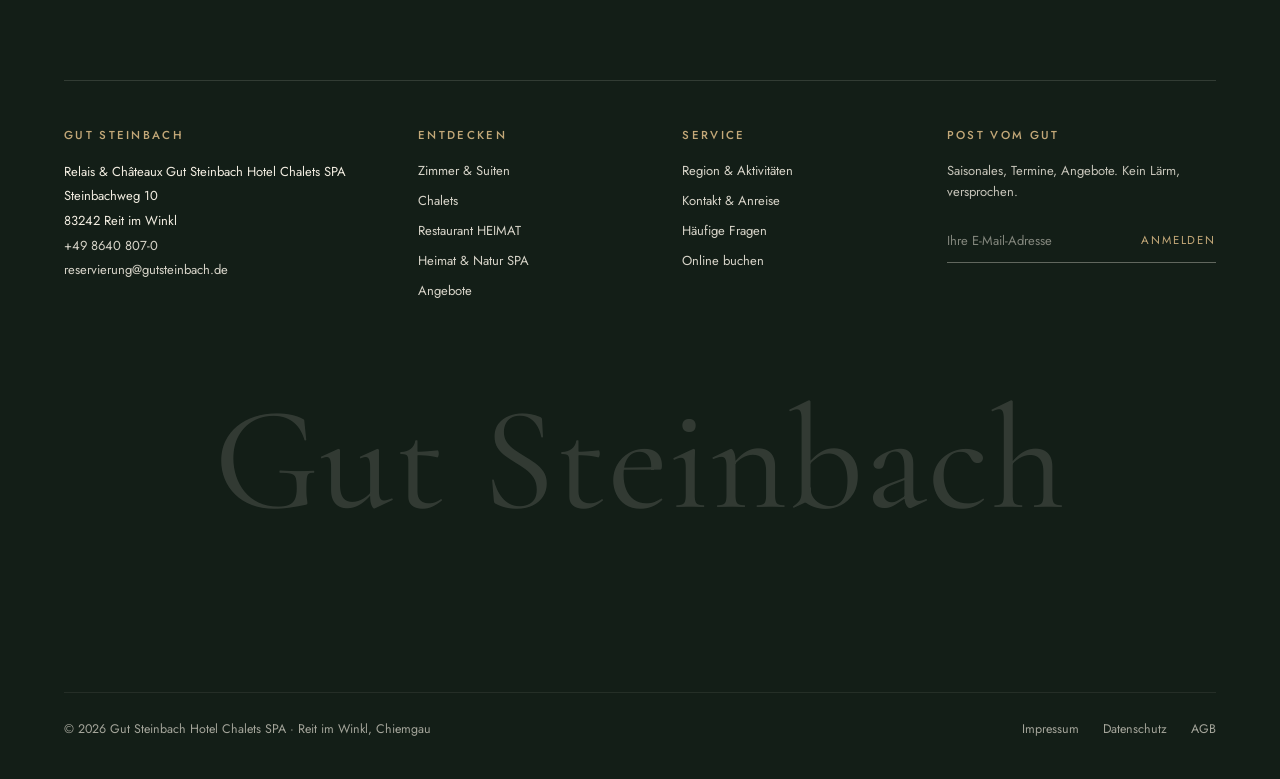
<file: kulinarik.html>
<!DOCTYPE html>
<html lang="de">
<head>
  <meta charset="utf-8">
  <meta name="viewport" content="width=device-width, initial-scale=1">
  <title>Restaurant HEIMAT – Grüner Michelin-Stern | Gut Steinbach Reit im Winkl</title>
  <meta name="description" content="Restaurant HEIMAT auf Gut Steinbach: Grüner Michelin-Stern, 80 % der Zutaten aus 80 km, vier Stuben, Sonnenterrasse. Tisch reservieren unter +49 8640 807-0.">
  <link rel="canonical" href="https://www.gutsteinbach.de/kulinarik.html">
  <meta name="theme-color" content="#1c2b22">

  <!-- Open Graph / Social -->
  <meta property="og:type" content="website">
  <meta property="og:site_name" content="Gut Steinbach">
  <meta property="og:locale" content="de_DE">
  <meta property="og:title" content="Restaurant HEIMAT – Grüner Michelin-Stern | Gut Steinbach Reit im Winkl">
  <meta property="og:description" content="Küchenchef Achim Hack kocht nach dem 80:80-Prinzip: 80 % der Zutaten aus höchstens 80 Kilometern. Vier Stuben, Sonnenterrasse, Weinlounge, auch für externe Gäste.">
  <meta property="og:url" content="https://www.gutsteinbach.de/kulinarik.html">
  <meta property="og:image" content="https://www.gutsteinbach.de/assets/img/kulinarik-restaurant-heimat.webp">
  <meta name="twitter:card" content="summary_large_image">

  <link rel="icon" href="assets/img/logo-shield-gold.png" type="image/png">
  <link rel="apple-touch-icon" href="assets/img/logo-shield-gold.png">

  <link rel="preload" href="assets/fonts/cormorant-var.woff2" as="font" type="font/woff2" crossorigin>
  <link rel="preload" href="assets/fonts/jost-var.woff2" as="font" type="font/woff2" crossorigin>
  <link rel="stylesheet" href="assets/css/main.css">

  <script type="application/ld+json">
  {
    "@context": "https://schema.org",
    "@graph": [
      {
        "@type": "BreadcrumbList",
        "@id": "https://www.gutsteinbach.de/kulinarik.html#breadcrumb",
        "itemListElement": [
          {
            "@type": "ListItem",
            "position": 1,
            "name": "Startseite",
            "item": "https://www.gutsteinbach.de/"
          },
          {
            "@type": "ListItem",
            "position": 2,
            "name": "Kulinarik – Restaurant HEIMAT",
            "item": "https://www.gutsteinbach.de/kulinarik.html"
          }
        ]
      },
      {
        "@type": "Restaurant",
        "@id": "https://www.gutsteinbach.de/kulinarik.html#restaurant",
        "name": "Restaurant HEIMAT",
        "url": "https://www.gutsteinbach.de/kulinarik.html",
        "image": "https://www.gutsteinbach.de/assets/img/kulinarik-restaurant-heimat.webp",
        "description": "Restaurant im Relais & Châteaux Gut Steinbach, Reit im Winkl. Küchenchef Achim Hack kocht nach dem 80:80-Prinzip: 80 % der Zutaten aus höchstens 80 Kilometern. Grüner Michelin-Stern seit 2023, vier Stuben, Sonnenterrasse, auch für externe Gäste geöffnet.",
        "servesCuisine": "Regional/Alpin",
        "award": "Grüner Michelin-Stern (seit 2023)",
        "acceptsReservations": true,
        "telephone": "+49 8640 807-0",
        "email": "reservierung@gutsteinbach.de",
        "priceRange": "19–65 €",
        "address": {
          "@type": "PostalAddress",
          "streetAddress": "Steinbachweg 10",
          "postalCode": "83242",
          "addressLocality": "Reit im Winkl",
          "addressRegion": "Bayern",
          "addressCountry": "DE"
        },
        "geo": {
          "@type": "GeoCoordinates",
          "latitude": 47.6671689,
          "longitude": 12.481517
        },
        "openingHoursSpecification": [
          {
            "@type": "OpeningHoursSpecification",
            "name": "Frühstück",
            "dayOfWeek": ["Monday", "Tuesday", "Wednesday", "Thursday", "Friday"],
            "opens": "07:30",
            "closes": "10:30"
          },
          {
            "@type": "OpeningHoursSpecification",
            "name": "Frühstück",
            "dayOfWeek": ["Saturday", "Sunday", "PublicHolidays"],
            "opens": "07:30",
            "closes": "11:00"
          },
          {
            "@type": "OpeningHoursSpecification",
            "name": "Mittag & Brotzeit",
            "dayOfWeek": ["Monday", "Tuesday", "Wednesday", "Thursday", "Friday", "Saturday", "Sunday"],
            "opens": "12:00",
            "closes": "13:30"
          },
          {
            "@type": "OpeningHoursSpecification",
            "name": "Abendessen",
            "dayOfWeek": ["Monday", "Tuesday", "Wednesday", "Thursday", "Friday", "Saturday", "Sunday"],
            "opens": "18:00",
            "closes": "20:30"
          }
        ],
        "parentOrganization": { "@id": "https://www.gutsteinbach.de/#hotel" }
      }
    ]
  }
  </script>
</head>
<body>
  <a class="skip-link" href="#main">Zum Inhalt springen</a>

  <header class="site-header">
    <div class="wrap">
      <a class="brand" href="index.html" aria-label="Gut Steinbach – Startseite">
        <img src="assets/img/logo-shield-gold.png" alt="" width="379" height="413">
        <span class="brand__name">Gut Steinbach<span class="brand__sub">Relais &amp; Châteaux · Reit im Winkl</span></span>
      </a>
      <nav class="header-nav" aria-label="Hauptnavigation">
        <a class="header-nav__link" href="uebernachten.html">Übernachten</a>
        <a class="header-nav__link" href="chalets.html">Chalets</a>
        <a class="header-nav__link" href="kulinarik.html" aria-current="page">Kulinarik</a>
        <a class="header-nav__link" href="spa.html">Spa</a>
        <a class="header-nav__link" href="angebote.html">Angebote</a>
      </nav>
      <div style="display:flex;align-items:center;gap:1.6rem;">
        <span class="header-cta"><a class="btn btn--solid" href="https://onepagebooking.com/gut-steinbach?lang=de" target="_blank" rel="noopener">Buchen</a></span>
        <button class="menu-btn" aria-expanded="false" aria-controls="menu">
          <span class="menu-btn__label">Menü</span>
          <span class="menu-btn__icon" aria-hidden="true"><span></span><span></span></span>
        </button>
      </div>
    </div>
  </header>

  <nav class="menu" id="menu" aria-label="Menü">
    <div class="menu__nav">
      <a class="menu__link" href="index.html"><i>01</i>Startseite</a>
      <a class="menu__link" href="uebernachten.html"><i>02</i>Zimmer &amp; Suiten</a>
      <a class="menu__link" href="chalets.html"><i>03</i>Chalets</a>
      <a class="menu__link" href="kulinarik.html" aria-current="page"><i>04</i>Kulinarik</a>
      <a class="menu__link" href="spa.html"><i>05</i>Heimat &amp; Natur SPA</a>
      <a class="menu__link" href="angebote.html"><i>06</i>Angebote</a>
      <a class="menu__link" href="region.html"><i>07</i>Region &amp; Aktivitäten</a>
      <a class="menu__link" href="kontakt.html"><i>08</i>Kontakt &amp; Anreise</a>
      <div class="menu__meta">
        <a href="tel:+4986408070">+49 8640 807-0</a>
        <a href="mailto:reservierung@gutsteinbach.de">reservierung@gutsteinbach.de</a>
        <span>Steinbachweg 10 · 83242 Reit im Winkl</span>
      </div>
    </div>
    <div class="menu__visual" aria-hidden="true">
      <img src="assets/img/gut-fassade.webp" alt="" loading="lazy">
    </div>
  </nav>

  <main id="main">

    <!-- ================= HERO ================= -->
    <section class="page-hero page-hero--tall">
      <div class="page-hero__media" data-parallax="-0.1">
        <img src="assets/img/kulinarik-restaurant-heimat.webp" alt="Gaststube im Restaurant HEIMAT mit gedeckten Tischen und warmem Holz" width="1800" height="1200" fetchpriority="high">
        <div class="hero__scrim"></div>
      </div>
      <div class="hero__content">
        <div class="wrap">
          <p class="hero__eyebrow">Kulinarik · Restaurant HEIMAT</p>
          <h1 class="lines is-in">
            <span class="line"><span>Gekocht wird,</span></span>
            <span class="line"><span>was das Gut hergibt.</span></span>
          </h1>
          <p class="hero__sub">Vier Stuben, eine Sonnenterrasse und ein Grüner Michelin-Stern für die Küche von Achim Hack. Täglich geöffnet, auch für Gäste, die nicht im Haus wohnen.</p>
          <div class="hero__cta">
            <a class="btn btn--solid" href="#reservieren">Tisch reservieren</a>
            <a class="btn btn--light" href="#prinzip">Das 80:80-Prinzip</a>
          </div>
        </div>
      </div>
    </section>

    <!-- ================= DAS PRINZIP ================= -->
    <section class="section" id="prinzip">
      <div class="wrap">
        <p class="chapter"><span class="chapter__num">01</span> Das Prinzip</p>
        <div class="split split--flip">
          <div class="split__media">
            <div class="frame frame--34">
              <img src="assets/img/kulinarik-achim-hack-portrait.webp" alt="Küchenchef Achim Hack im Kräutergarten des Gut Steinbach" loading="lazy" width="1400" height="2100">
            </div>
          </div>
          <div class="split__body">
            <h2>Achtzig Prozent, <em class="accent-i">achtzig Kilometer.</em></h2>
            <p class="lead">Küchenchef Achim Hack braucht keine weiten Lieferwege. Das meiste wächst, weidet und reift in Sichtweite des Hauses.</p>
            <p>80&nbsp;Prozent der Zutaten kommen aus höchstens 80&nbsp;Kilometern Umkreis: Die Kräuter schneidet die Küche im eigenen Garten hinterm Haus, das Wild stammt aus eigener Haltung auf dem Gut, der Rest von Höfen und Handwerkern der Nachbarschaft. Der Guide Michelin würdigt diese Arbeit seit 2023 mit dem Grünen Stern.</p>
            <p><a class="tlink" href="angebote.html#geniesser-tage" style="color:var(--tanne);">Genießer-Tage ansehen, ab 439&nbsp;€ p.&nbsp;P. <span class="arr" aria-hidden="true">→</span></a></p>
          </div>
        </div>
      </div>
      <div class="wrap" style="margin-top:var(--space-block);">
        <div class="ratio-mark" aria-hidden="true" data-reveal>80<i>:</i>80</div>
        <p style="color:var(--stein);max-width:44ch;margin-top:1.2rem;">80&nbsp;Prozent der Zutaten aus höchstens 80&nbsp;Kilometern, die einzige Regel, die in dieser Küche nicht verhandelt wird.</p>
      </div>
    </section>

    <!-- ================= DIE STUBEN ================= -->
    <section class="section section--linen" id="stuben">
      <div class="wrap">
        <p class="chapter"><span class="chapter__num">02</span> Die Stuben</p>
        <div class="split">
          <div class="split__media">
            <div class="frame frame--43">
              <img src="assets/img/kulinarik-achim-hack.webp" alt="Achim Hack richtet ein Gericht in der Küche des Restaurant HEIMAT an" loading="lazy" width="1600" height="1067">
            </div>
          </div>
          <div class="split__body">
            <h2>Vier Stuben, <em class="accent-i">vier Temperamente.</em></h2>
            <p class="lead">Altes Holz, gedeckte Tische, kurze Wege aus der Küche, jede Stube hat ihren eigenen Ton.</p>
            <div class="menu-facts">
              <div><b>Heimat Stube</b><span>40 Plätze · Sonnenterrasse (saisonal)</span></div>
              <div><b>Auerhahn Stube</b><span>30 Plätze</span></div>
              <div><b>Tiroler Stube</b><span>24 Plätze</span></div>
              <div><b>Bayern Stube</b><span>20 Plätze</span></div>
            </div>
            <a class="btn" href="#reservieren">Tisch reservieren</a>
          </div>
        </div>
      </div>
    </section>

    <!-- ================= ZEITEN & PREISE ================= -->
    <section class="section" id="zeiten">
      <div class="wrap">
        <p class="chapter"><span class="chapter__num">03</span> Küchenzeiten &amp; Preise</p>
        <div class="split split--flip">
          <div class="split__media">
            <div class="frame frame--43">
              <img src="assets/img/kulinarik-teller-1.webp" alt="Angerichtetes Gericht aus dem Restaurant HEIMAT mit Kräutern aus dem eigenen Garten" loading="lazy" width="1400" height="933">
            </div>
          </div>
          <div class="split__body">
            <h2>Verlässliche Zeiten, <em class="accent-i">klare Preise.</em></h2>
            <p class="lead">Vom Frühstück bis zum Spätimbiss um 22&nbsp;Uhr, das HEIMAT kocht täglich, auch für externe Gäste.</p>
            <div class="menu-facts">
              <div><b>19–49&nbsp;€</b><span>Hauptgerichte am Abend</span></div>
              <div><b>55–65&nbsp;€</b><span>Menüs am Abend</span></div>
              <div><b>55&nbsp;€ p.&nbsp;P.</b><span>Halbpension zum Zimmer</span></div>
            </div>
            <p>Vegetarische Gerichte stehen durchgehend auf der Karte, dazu eine begrenzte vegane Auswahl. Die Halbpension buchen Sie direkt zur Übernachtung dazu.</p>
            <p><a class="tlink" href="uebernachten.html" style="color:var(--tanne);">Zimmer &amp; Suiten mit Halbpension <span class="arr" aria-hidden="true">→</span></a></p>
          </div>
        </div>
        <table class="data-table">
          <thead>
            <tr>
              <th scope="col">Küchenzeit</th>
              <th scope="col">Öffnungszeiten</th>
            </tr>
          </thead>
          <tbody>
            <tr>
              <td>Frühstück</td>
              <td>Mo–Fr 7:30–10:30 · Sa, So &amp; Feiertag 7:30–11:00</td>
            </tr>
            <tr>
              <td>Mittag &amp; Brotzeit</td>
              <td>täglich 12:00–13:30</td>
            </tr>
            <tr>
              <td>Abendessen</td>
              <td>täglich 18:00–20:30</td>
            </tr>
            <tr>
              <td>Bar &amp; Spätimbiss</td>
              <td>täglich bis 22:00</td>
            </tr>
          </tbody>
        </table>
      </div>
    </section>

    <!-- ================= GUTSFRÜHSTÜCK ================= -->
    <section class="section section--linen" id="fruehstueck">
      <div class="wrap">
        <p class="chapter"><span class="chapter__num">04</span> Gutsfrühstück</p>
        <div class="split">
          <div class="split__media">
            <div class="frame frame--43">
              <img src="assets/img/kulinarik-fruehstueck.webp" alt="Gutsfrühstück mit Brezn, Chiemgauer Käse und frischen Eierspeisen" loading="lazy" width="1600" height="1067">
            </div>
          </div>
          <div class="split__body">
            <h2>Der Morgen beginnt <em class="accent-i">mit einer Brezn.</em></h2>
            <p class="lead">Frisch von der Bäckerei Pretzner, dazu Käse und Wurst aus dem Chiemgau und Eierspeisen, die erst zubereitet werden, wenn Sie am Tisch sitzen.</p>
            <p>Wer in einem der sieben Chalets wohnt, muss dafür nicht einmal aus dem Haus: Das Gutsteam liefert das Frühstück kostenfrei an die Chalet-Tür.</p>
            <p><a class="tlink" href="chalets.html" style="color:var(--tanne);">Chalets mit Frühstückslieferung <span class="arr" aria-hidden="true">→</span></a></p>
          </div>
        </div>
      </div>
    </section>

    <!-- ================= TERRASSE & WEINLOUNGE ================= -->
    <section class="section section--dark" id="terrasse">
      <div class="wrap">
        <p class="chapter"><span class="chapter__num">05</span> Terrasse &amp; Weinlounge</p>
        <div class="split">
          <div class="split__media">
            <div class="frame frame--43">
              <img src="assets/img/kulinarik-wein.webp" alt="Eingeschenktes Glas Wein in der Weinlounge des Gut Steinbach" loading="lazy" width="1400" height="933">
            </div>
          </div>
          <div class="split__body">
            <h2>Ein Glas, ein Blick, <em class="accent-i">ein langer Abend.</em></h2>
            <p class="lead">Auf der Sonnenterrasse stehen die Chiemgauer Alpen im Blick, nachmittags zu Kaffee und Kuchen, abends zum Cocktail.</p>
            <p>In der Weinlounge wartet eine kuratierte Auswahl, regelmäßig laden Gastkoch- und Themenabende an den Tisch. Und wer tiefer in die Region will: Das Gut ist Ausgangspunkt für kulinarische Touren zu Käsereien, Brennereien und Almhütten.</p>
            <ul class="featrow">
              <li>Sonnenterrasse</li><li>Weinlounge</li><li>Gastkochabende</li><li>Themenabende</li><li>Kulinarische Touren</li>
            </ul>
            <p><a class="tlink" href="region.html" style="color:var(--linen);">Region &amp; Touren entdecken <span class="arr" aria-hidden="true">→</span></a></p>
          </div>
        </div>
      </div>
    </section>

    <!-- ================= RESERVIEREN ================= -->
    <section class="section" id="reservieren">
      <div class="wrap wrap--narrow" style="text-align:center;">
        <p class="chapter" style="justify-content:center;"><span class="chapter__num">06</span> Reservieren</p>
        <h2>Ihr Tisch im HEIMAT, <em class="accent-i">ein Anruf genügt.</em></h2>
        <p style="max-width:44em;margin-inline:auto;">Das Restaurant ist täglich geöffnet, auch für Gäste, die nicht im Haus wohnen. Reservieren Sie telefonisch oder per E-Mail, das Team hilft auch bei der Wahl der Stube.</p>
        <div class="hero__cta" style="justify-content:center;margin-top:2rem;">
          <a class="btn btn--solid" href="tel:+4986408070">Anrufen: +49 8640 807-0</a>
          <a class="btn" href="mailto:reservierung@gutsteinbach.de">E-Mail an die Reservierung</a>
        </div>
      </div>
    </section>

    <!-- ================= CTA-BAND ================= -->
    <section class="cta-band">
      <img src="assets/img/kulinarik-teller-2.webp" alt="" aria-hidden="true" loading="lazy" width="1400" height="933">
      <div class="wrap">
        <h2>Genießer-Tage: zwei Nächte, <em class="accent-i">ein Menü mit Stern-Prinzip.</em></h2>
        <p>Zwei Übernachtungen mit 3-Gänge-Menü im HEIMAT, Gutsfrühstück und 2.000&nbsp;m² Spa, ab 439&nbsp;€ pro Person.</p>
        <a class="btn btn--light" href="angebote.html#geniesser-tage">Genießer-Tage ansehen, ab 439&nbsp;€ p.&nbsp;P.</a>
      </div>
    </section>

  </main>

  <!-- ================= FOOTER ================= -->
  <footer class="site-footer">
    <div class="wrap footer-cta">
      <h2>Das Tal wartet nicht. <em class="accent-i">Es ist einfach da.</em></h2>
      <p>Wann immer Sie kommen, das Gut ist bereit. 50 Zimmer und Suiten, sieben Chalets, vier Stuben und 2.000&nbsp;m² Ruhe.</p>
      <a class="btn btn--light" href="https://onepagebooking.com/gut-steinbach?lang=de" target="_blank" rel="noopener">Aufenthalt buchen</a>
    </div>
    <div class="wrap footer-grid">
      <div>
        <h3>Gut Steinbach</h3>
        <address>
          Relais &amp; Châteaux Gut Steinbach Hotel Chalets SPA<br>
          Steinbachweg 10<br>
          83242 Reit im Winkl<br>
          <a href="tel:+4986408070">+49 8640 807-0</a><br>
          <a href="mailto:reservierung@gutsteinbach.de">reservierung@gutsteinbach.de</a>
        </address>
      </div>
      <div>
        <h3>Entdecken</h3>
        <ul>
          <li><a href="uebernachten.html">Zimmer &amp; Suiten</a></li>
          <li><a href="chalets.html">Chalets</a></li>
          <li><a href="kulinarik.html">Restaurant HEIMAT</a></li>
          <li><a href="spa.html">Heimat &amp; Natur SPA</a></li>
          <li><a href="angebote.html">Angebote</a></li>
        </ul>
      </div>
      <div>
        <h3>Service</h3>
        <ul>
          <li><a href="region.html">Region &amp; Aktivitäten</a></li>
          <li><a href="kontakt.html">Kontakt &amp; Anreise</a></li>
          <li><a href="kontakt.html#faq">Häufige Fragen</a></li>
          <li><a href="https://onepagebooking.com/gut-steinbach?lang=de" target="_blank" rel="noopener">Online buchen</a></li>
        </ul>
      </div>
      <div>
        <h3>Post vom Gut</h3>
        <p style="opacity:.8;">Saisonales, Termine, Angebote. Kein Lärm, versprochen.</p>
        <form class="newsletter-form" action="mailto:reservierung@gutsteinbach.de" method="post">
          <label for="nl-email" class="sr-only" style="position:absolute;left:-999px;">E-Mail-Adresse</label>
          <input type="email" id="nl-email" name="email" placeholder="Ihre E-Mail-Adresse" required>
          <button type="submit">Anmelden</button>
        </form>
      </div>
    </div>
    <p class="footer-word" aria-hidden="true">Gut Steinbach</p>
    <div class="wrap footer-legal">
      <p>© <span data-year>2026</span> Gut Steinbach Hotel Chalets SPA · Reit im Winkl, Chiemgau</p>
      <ul>
        <li><a href="impressum.html">Impressum</a></li>
        <li><a href="datenschutz.html">Datenschutz</a></li>
        <li><a href="agb.html">AGB</a></li>
      </ul>
    </div>
  </footer>

  <a class="book-pill" href="https://onepagebooking.com/gut-steinbach?lang=de" target="_blank" rel="noopener">Buchen <span aria-hidden="true">→</span></a>

  <script src="assets/js/main.js" defer></script>
</body>
</html>
</file>
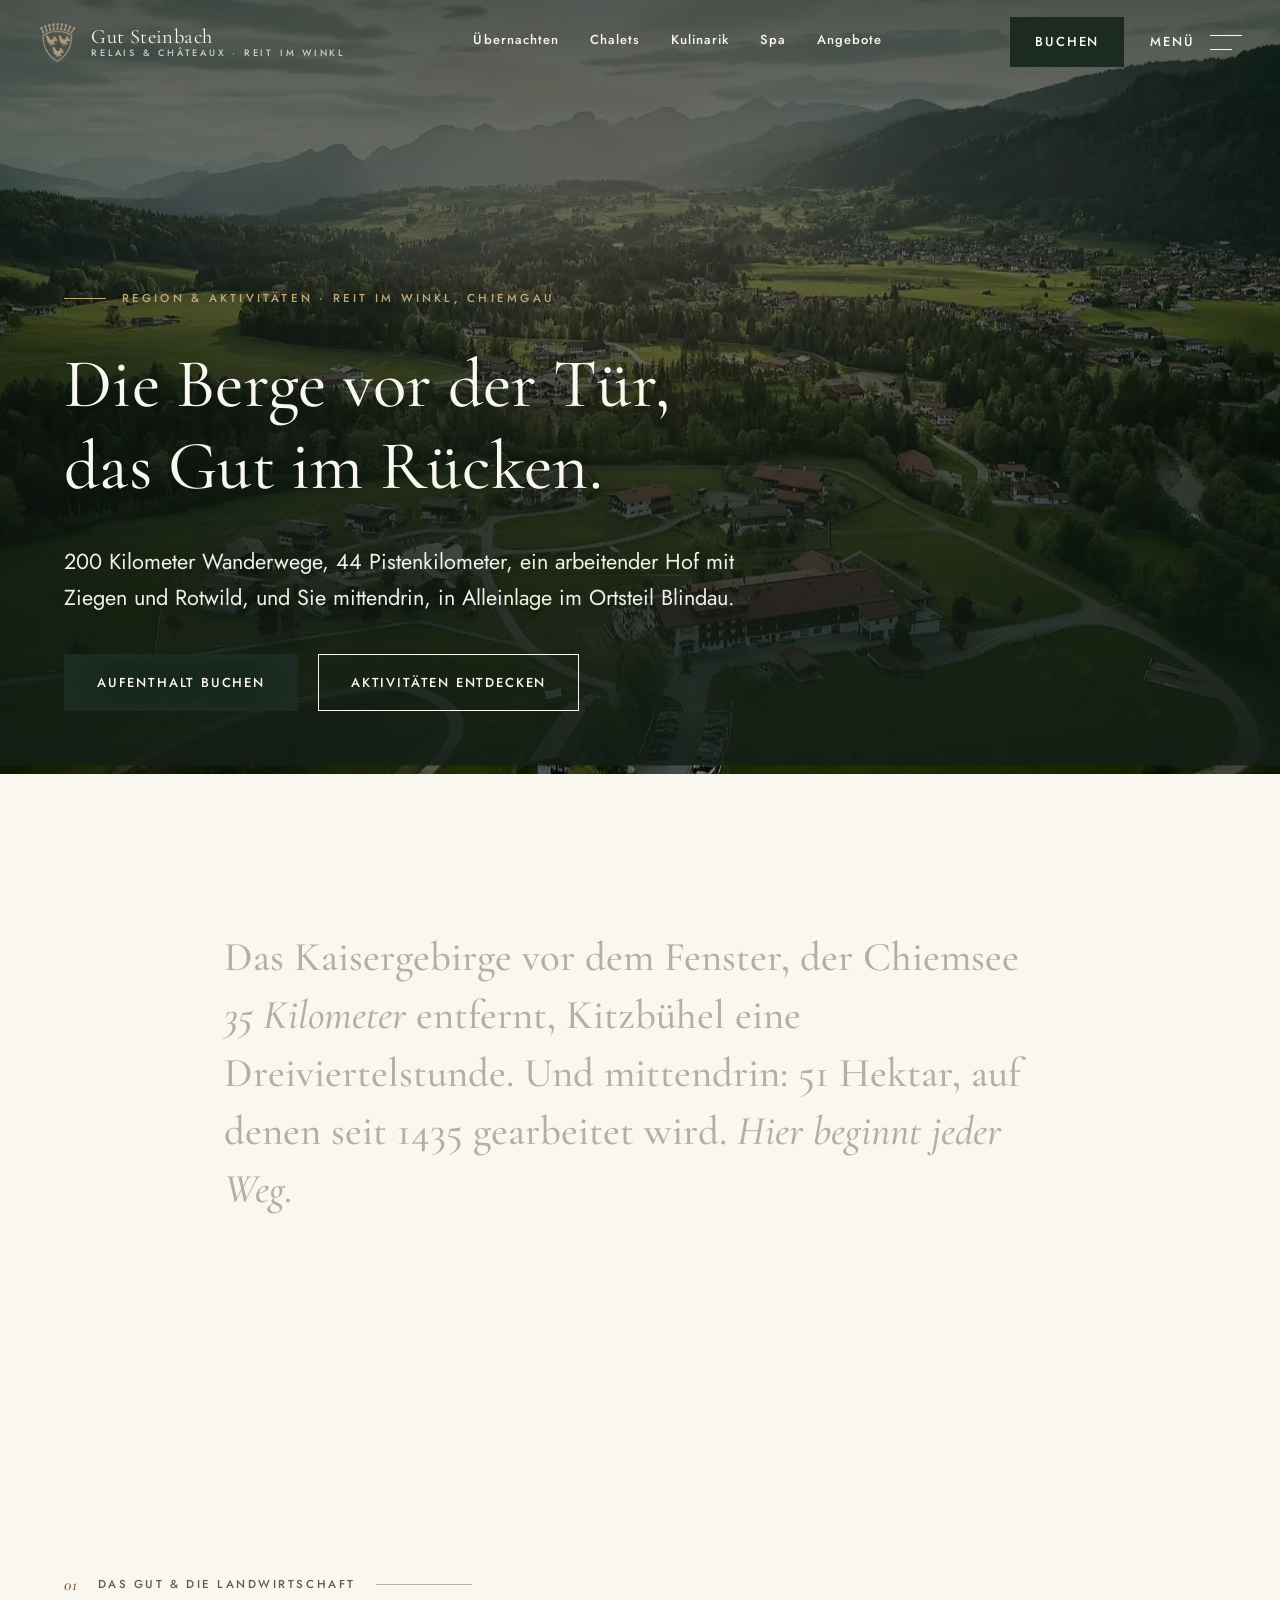
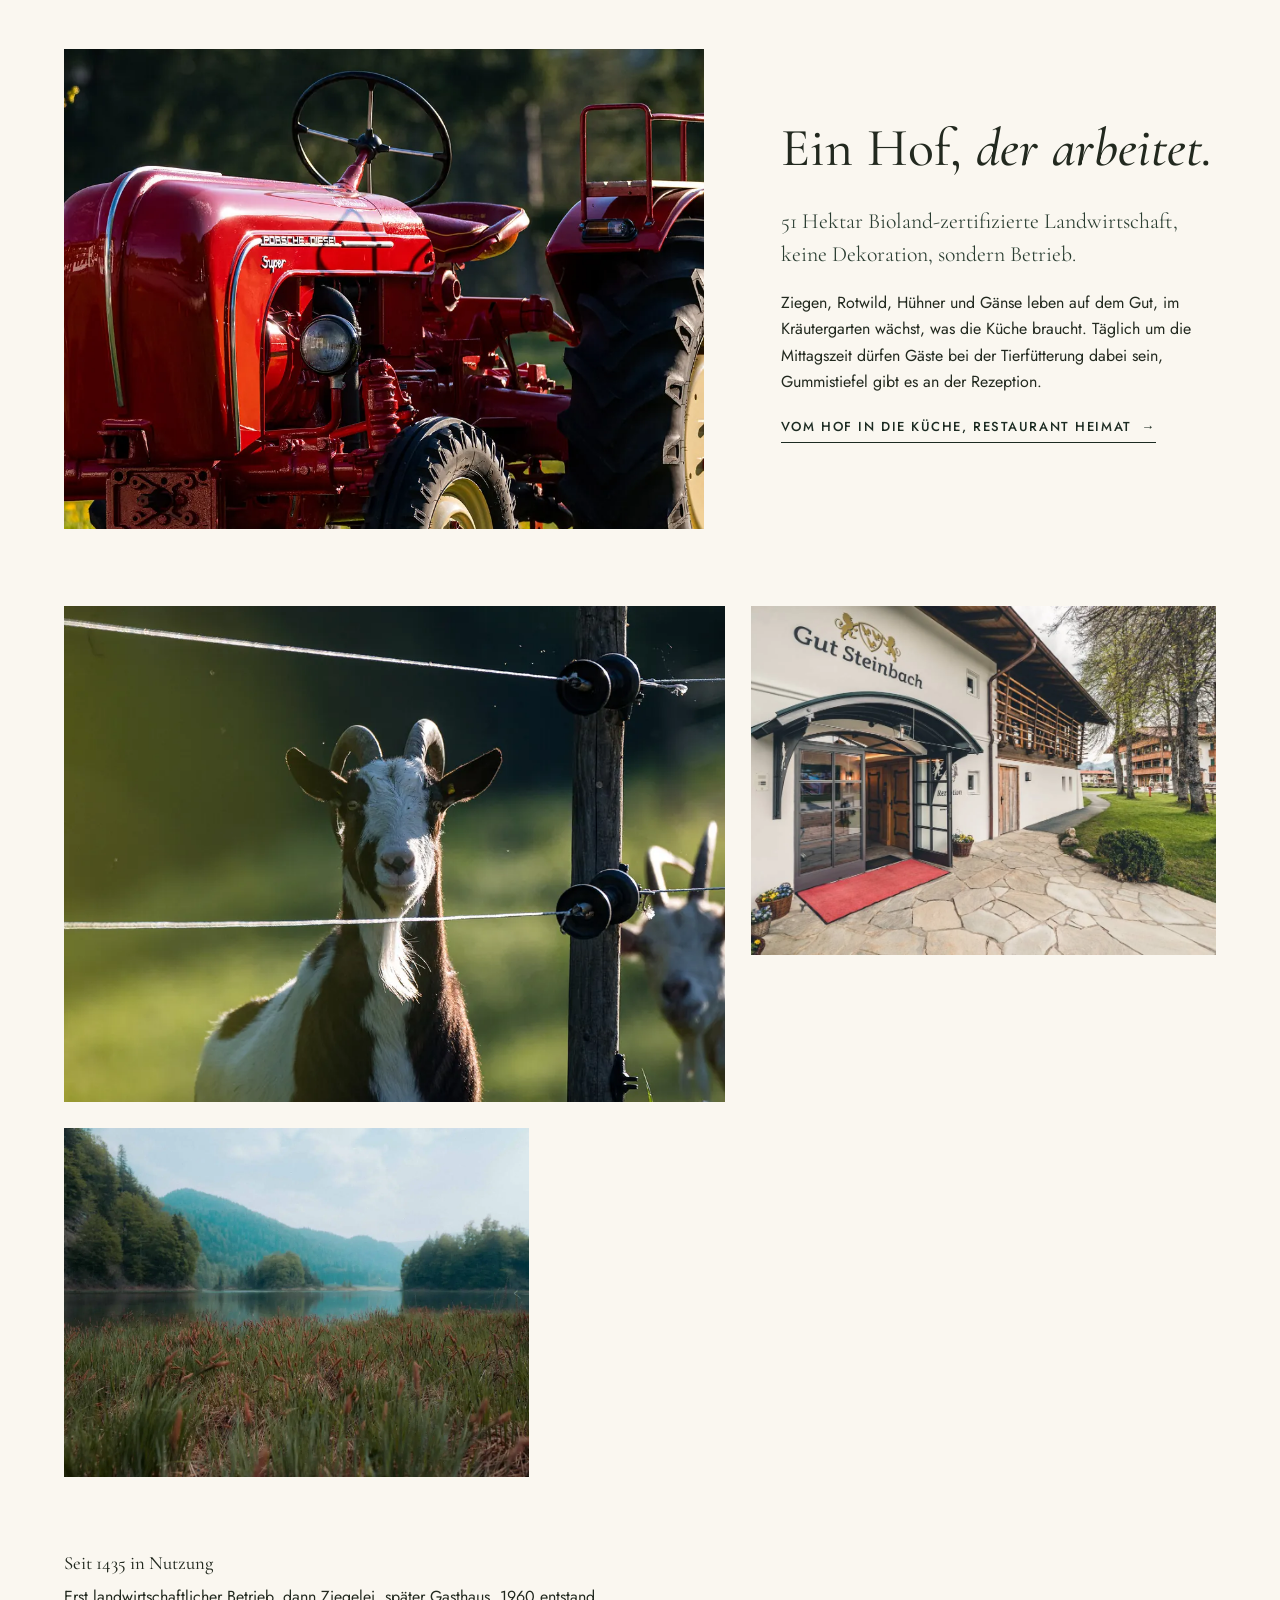
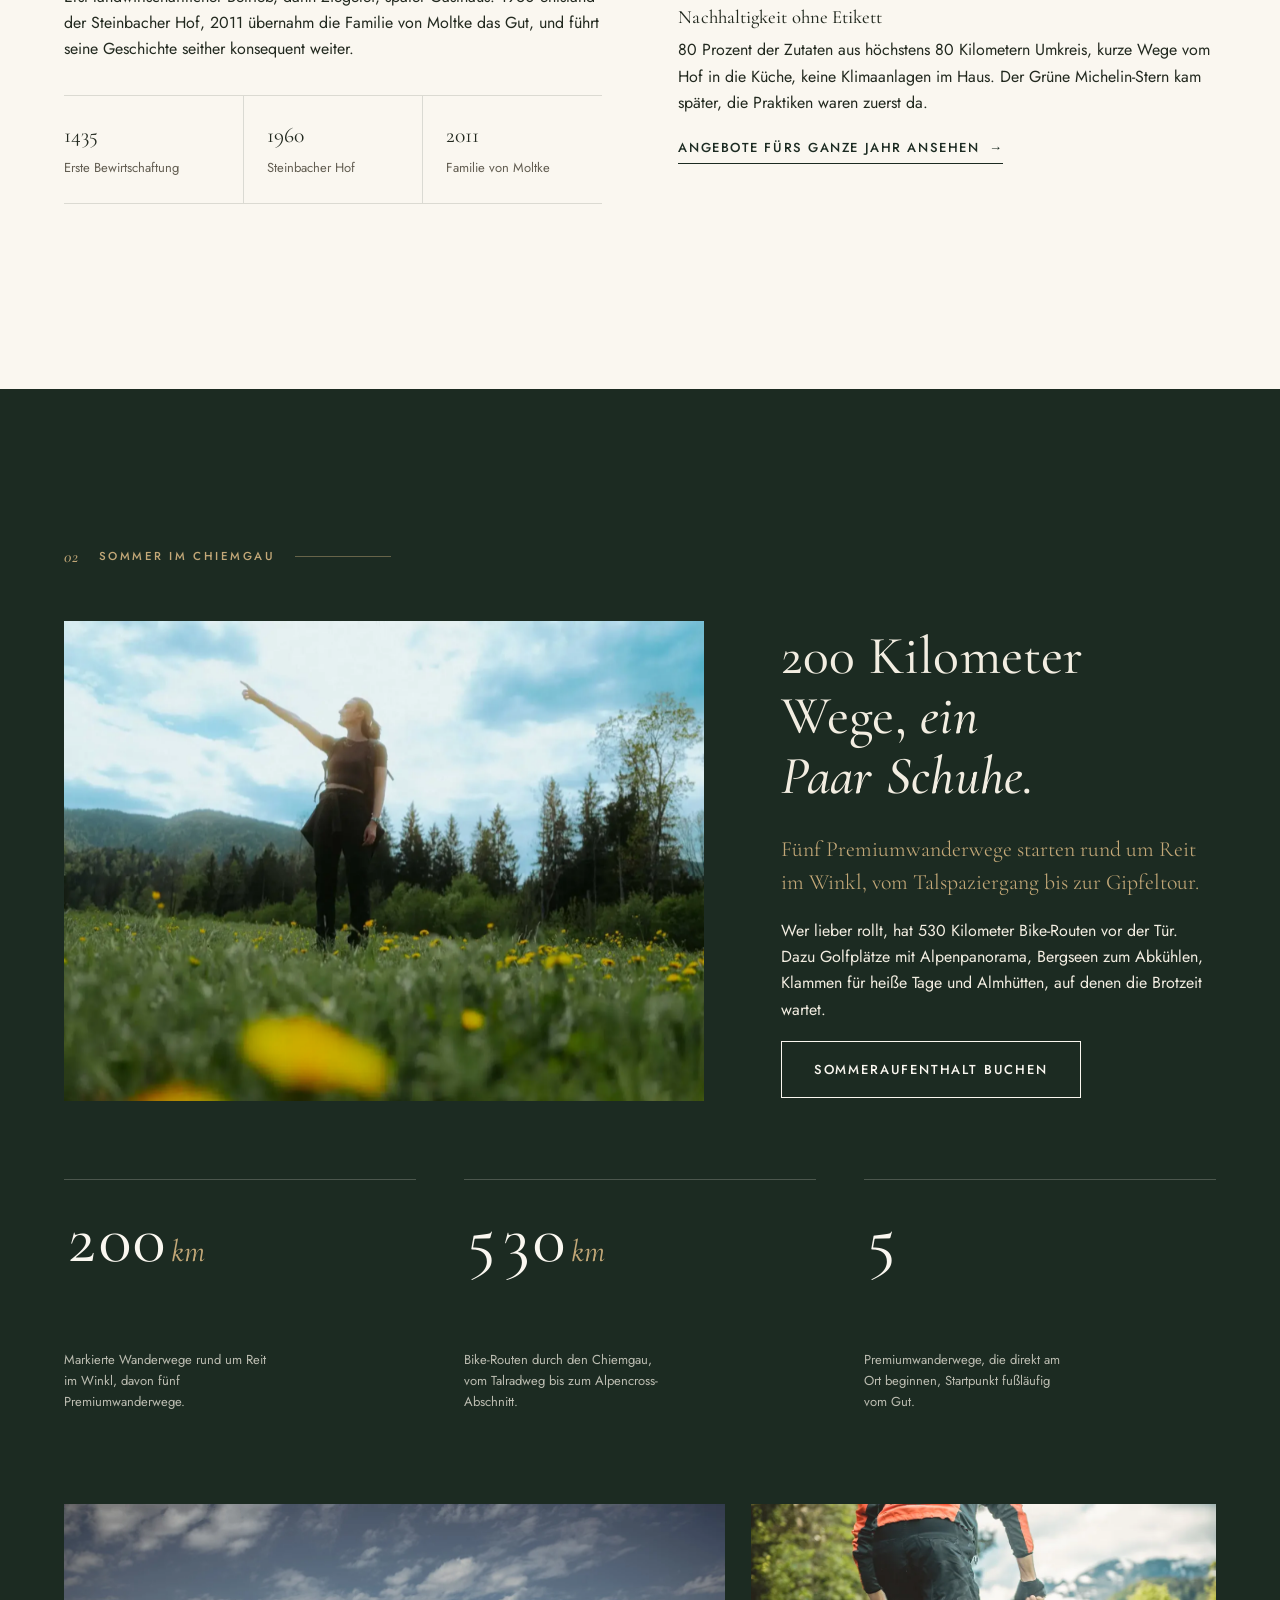
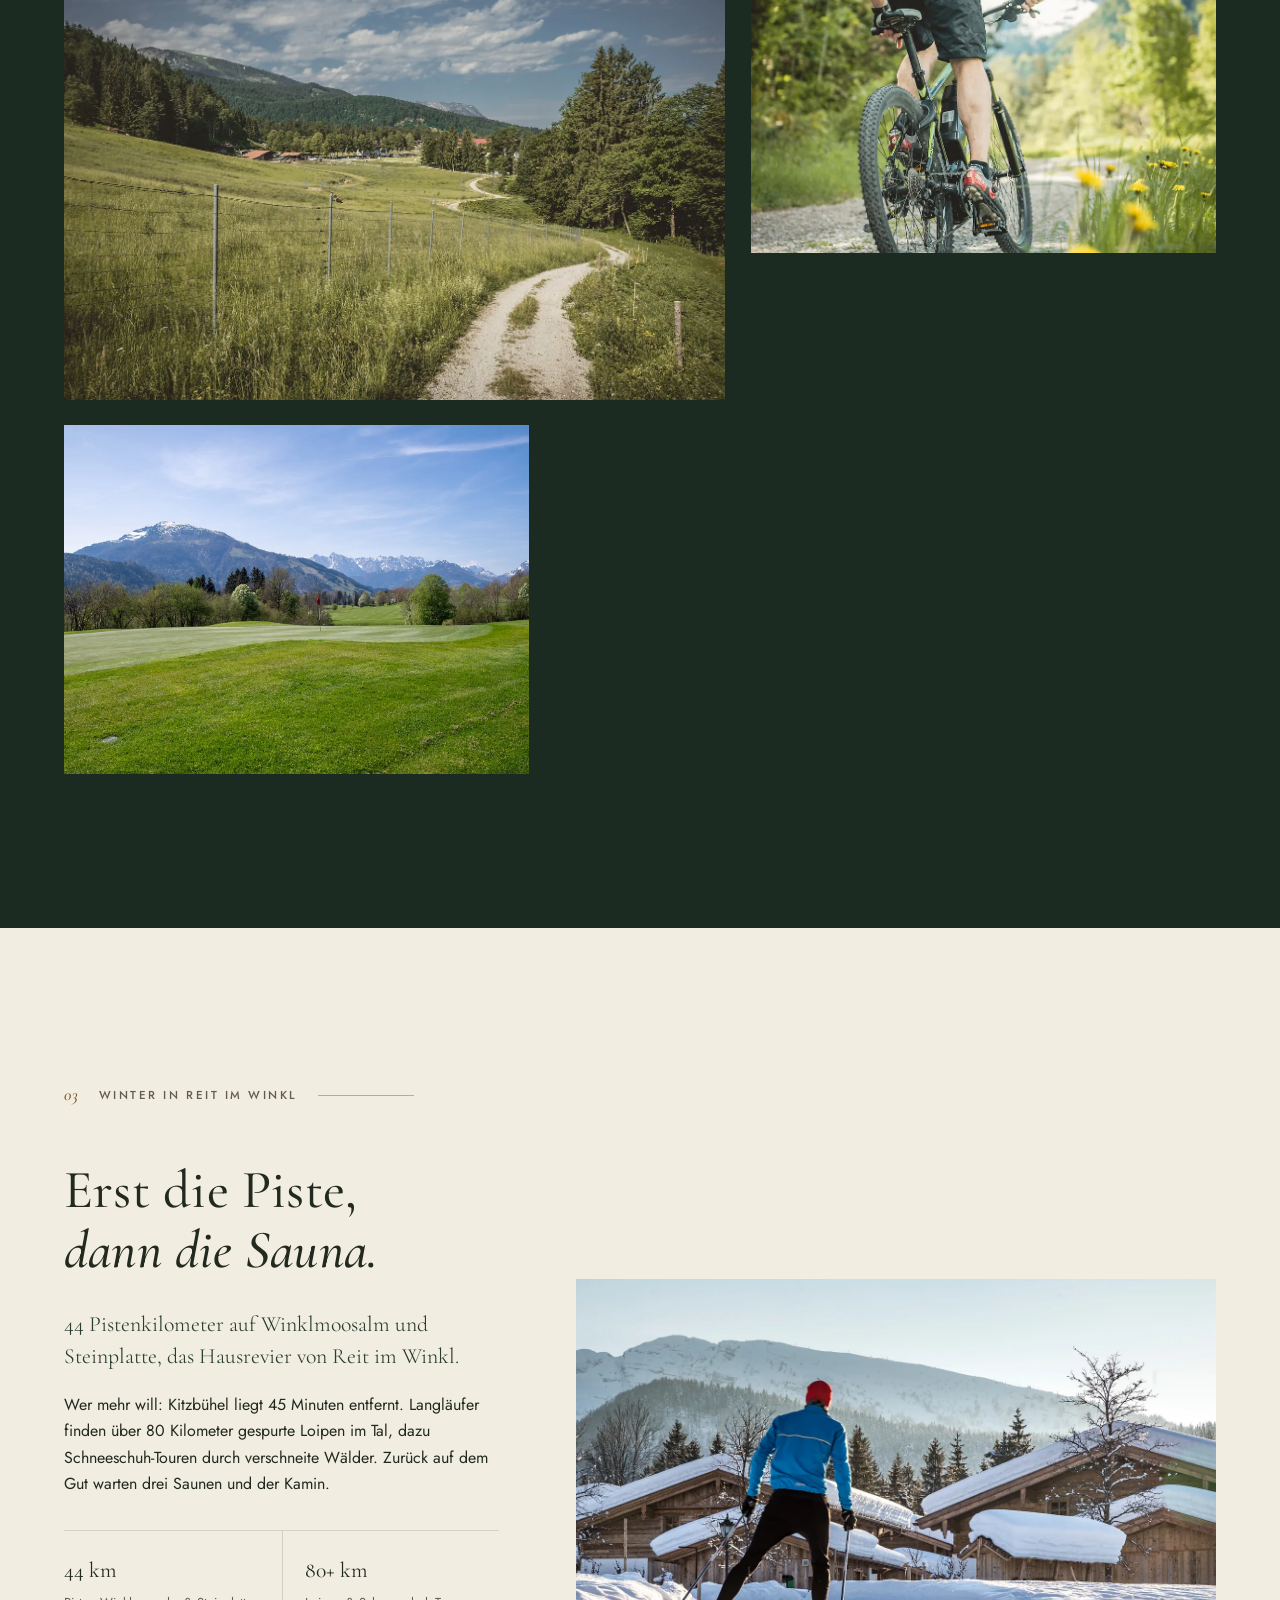
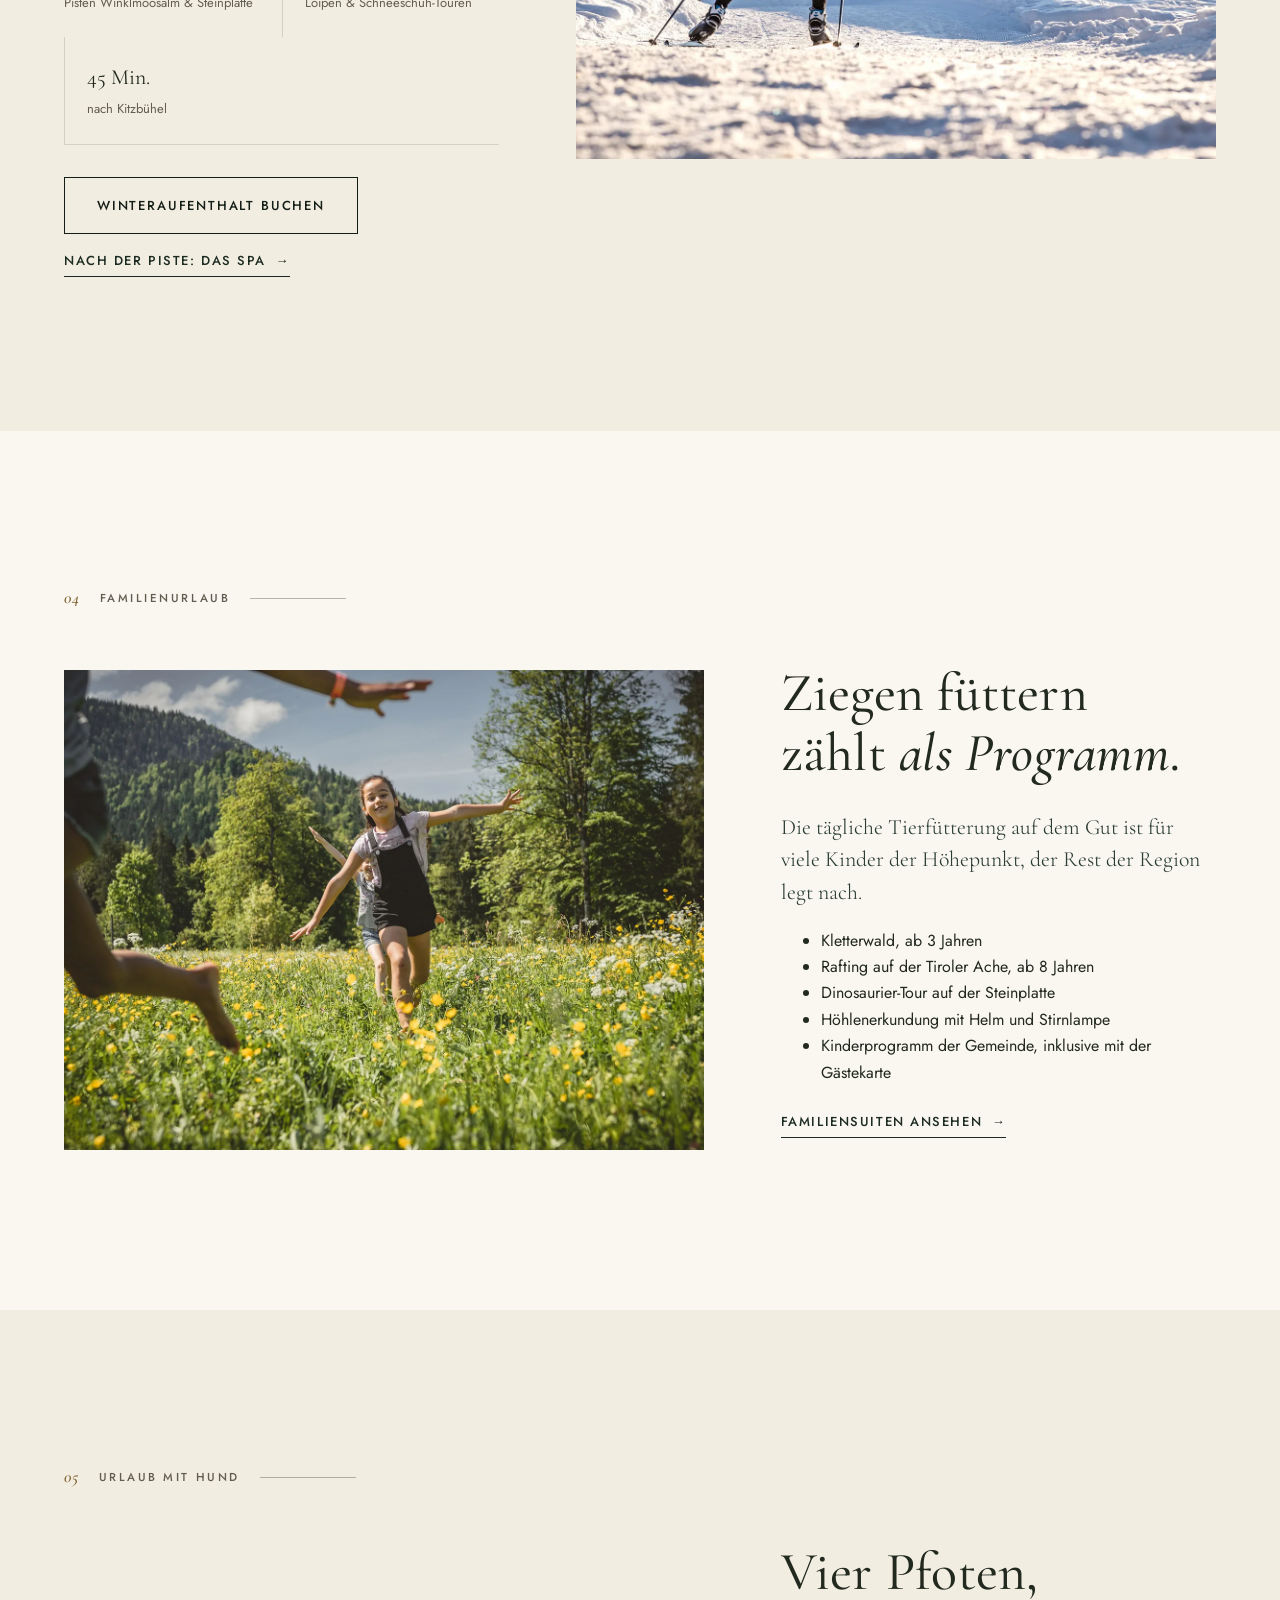
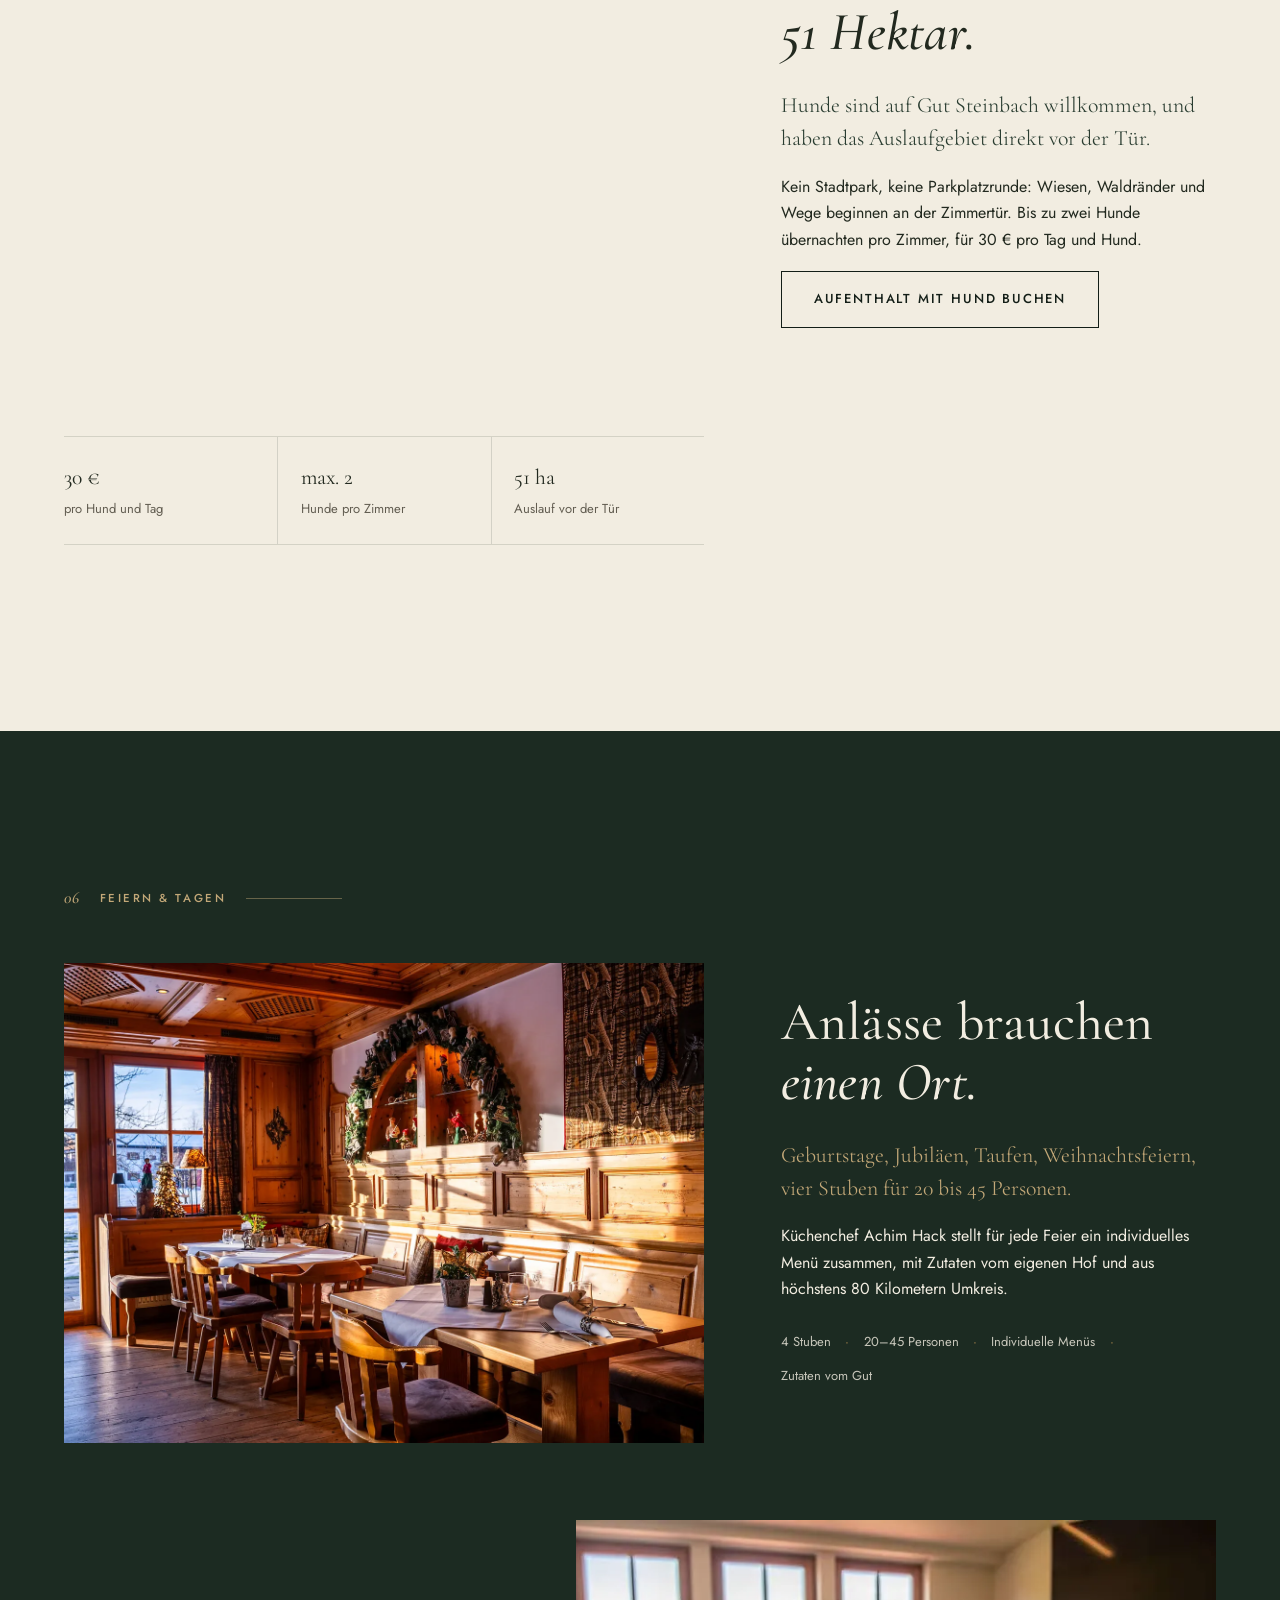
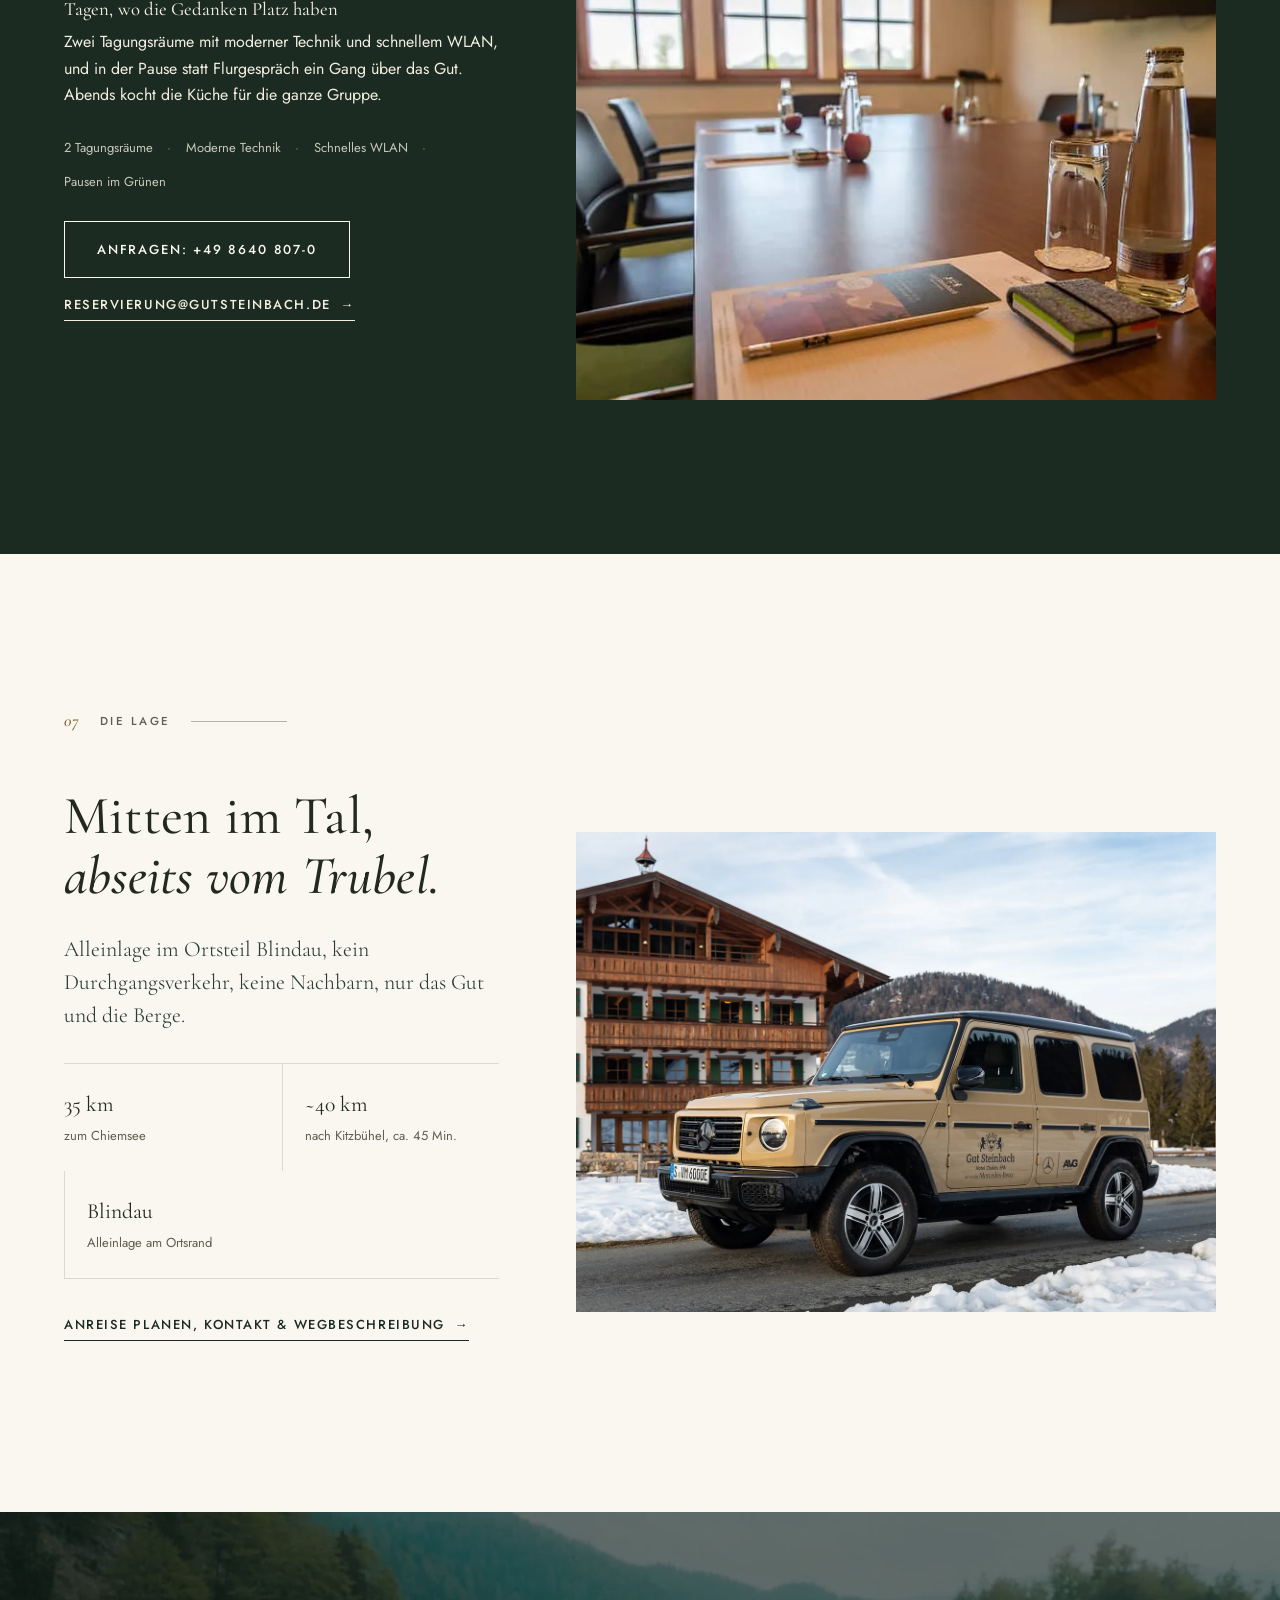
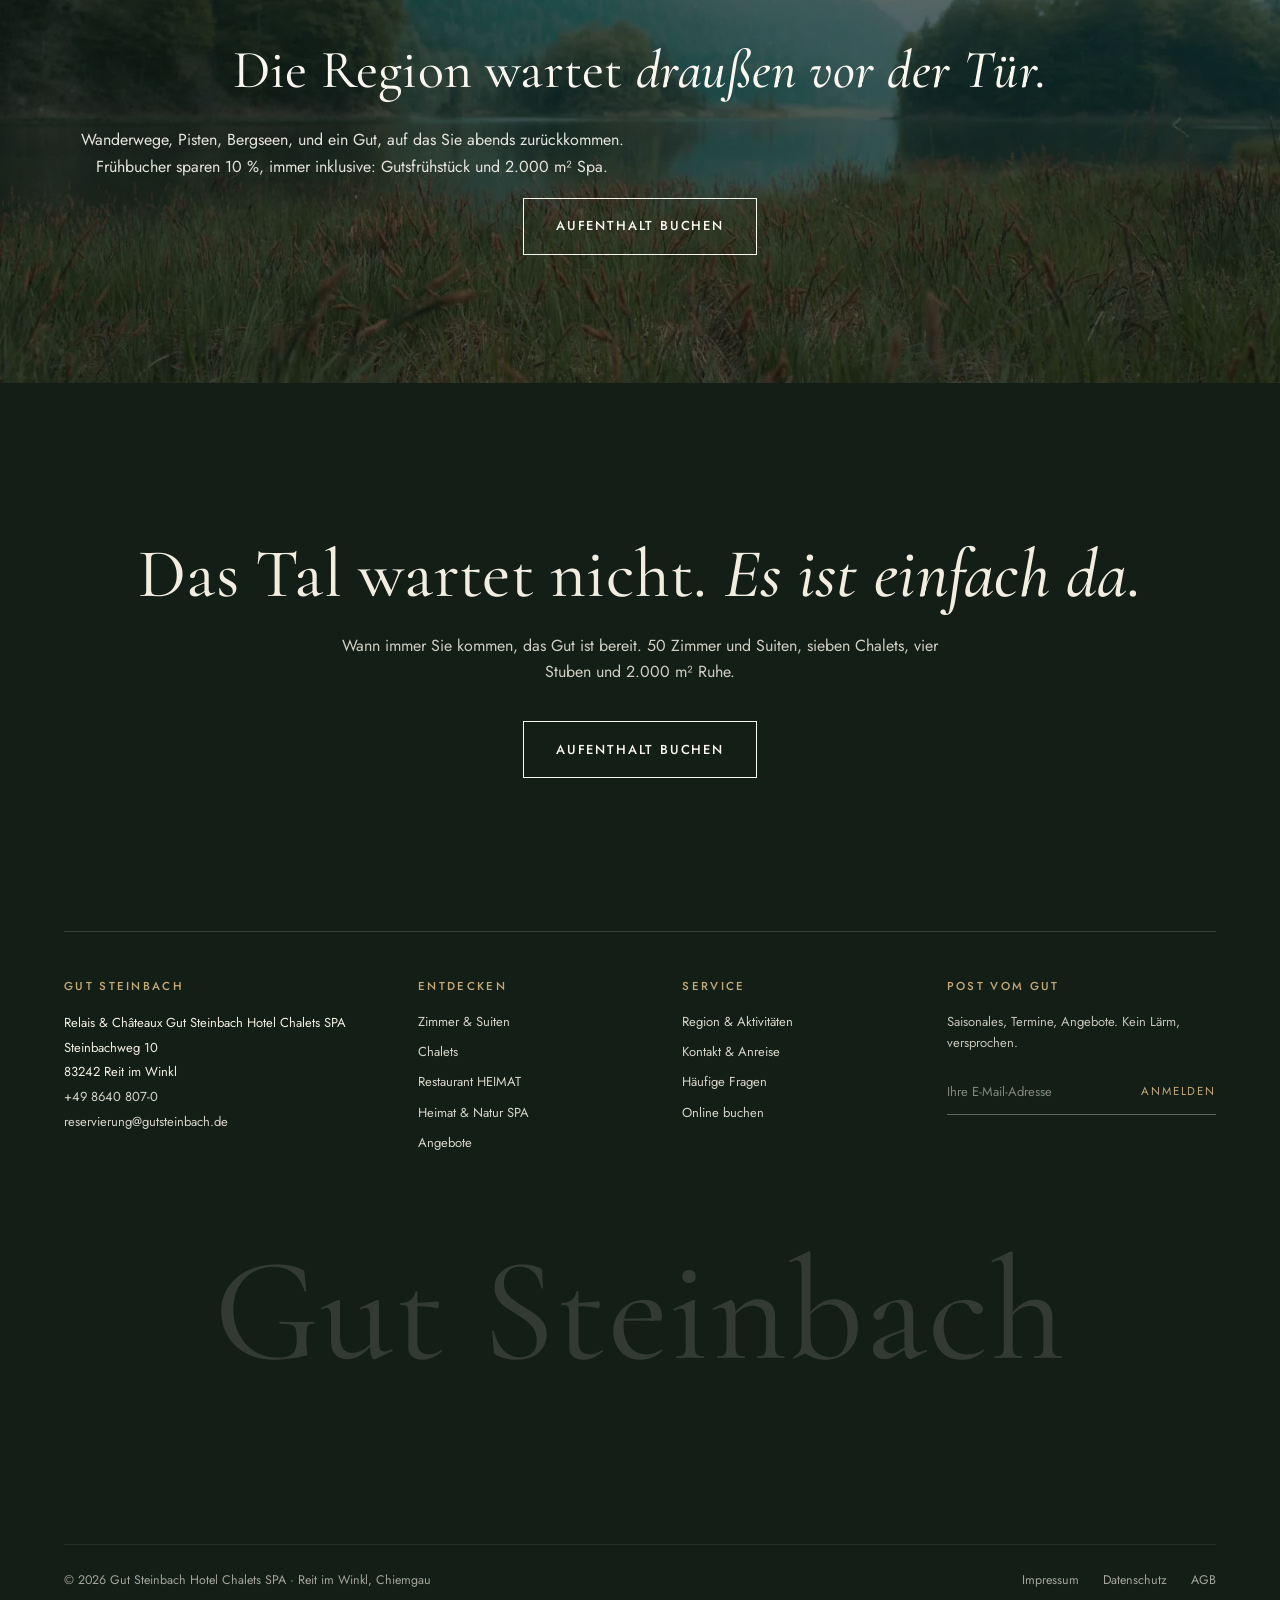
<file: region.html>
<!DOCTYPE html>
<html lang="de">
<head>
  <meta charset="utf-8">
  <meta name="viewport" content="width=device-width, initial-scale=1">
  <title>Reit im Winkl &amp; Chiemgau erleben – Gut Steinbach | Aktivitäten</title>
  <meta name="description" content="Reit im Winkl & Chiemgau erleben: 200 km Wanderwege, 44 Pistenkilometer, Urlaub mit Hund auf 51 Hektar, Feiern & Tagen auf dem Gut. Direkt buchen zum Bestpreis.">
  <link rel="canonical" href="https://www.gutsteinbach.de/region.html">
  <meta name="theme-color" content="#1c2b22">

  <!-- Open Graph / Social -->
  <meta property="og:type" content="website">
  <meta property="og:site_name" content="Gut Steinbach">
  <meta property="og:locale" content="de_DE">
  <meta property="og:title" content="Reit im Winkl &amp; Chiemgau erleben – Gut Steinbach">
  <meta property="og:description" content="200 km Wanderwege, 44 Pistenkilometer, ein arbeitender Bioland-Gutsbetrieb auf 51 Hektar, und vier Stuben zum Feiern. Die Region rund um Gut Steinbach.">
  <meta property="og:url" content="https://www.gutsteinbach.de/region.html">
  <meta property="og:image" content="https://www.gutsteinbach.de/assets/img/landschaft-chiemgau.webp">
  <meta name="twitter:card" content="summary_large_image">

  <link rel="icon" href="assets/img/logo-shield-gold.png" type="image/png">
  <link rel="apple-touch-icon" href="assets/img/logo-shield-gold.png">

  <link rel="preload" href="assets/fonts/cormorant-var.woff2" as="font" type="font/woff2" crossorigin>
  <link rel="preload" href="assets/fonts/jost-var.woff2" as="font" type="font/woff2" crossorigin>
  <link rel="stylesheet" href="assets/css/main.css">

  <script type="application/ld+json">
  {
    "@context": "https://schema.org",
    "@graph": [
      {
        "@type": "BreadcrumbList",
        "@id": "https://www.gutsteinbach.de/region.html#breadcrumb",
        "itemListElement": [
          { "@type": "ListItem", "position": 1, "name": "Startseite", "item": "https://www.gutsteinbach.de/" },
          { "@type": "ListItem", "position": 2, "name": "Region & Aktivitäten", "item": "https://www.gutsteinbach.de/region.html" }
        ]
      },
      {
        "@type": "WebPage",
        "@id": "https://www.gutsteinbach.de/region.html",
        "url": "https://www.gutsteinbach.de/region.html",
        "name": "Reit im Winkl & Chiemgau erleben – Gut Steinbach | Aktivitäten",
        "inLanguage": "de-DE",
        "description": "Region und Aktivitäten rund um Gut Steinbach: Wandern, Ski, Familie, Urlaub mit Hund sowie Feiern und Tagen in Reit im Winkl im Chiemgau.",
        "breadcrumb": { "@id": "https://www.gutsteinbach.de/region.html#breadcrumb" },
        "publisher": { "@id": "https://www.gutsteinbach.de/#hotel" },
        "primaryImageOfPage": "https://www.gutsteinbach.de/assets/img/landschaft-chiemgau.webp",
        "about": {
          "@type": "TouristDestination",
          "name": "Reit im Winkl / Chiemgau",
          "description": "Bergdorf in den Chiemgauer Alpen: 200 km Wanderwege, 530 km Bike-Routen, 44 Pistenkilometer auf Winklmoosalm und Steinplatte, 35 km zum Chiemsee.",
          "touristType": ["Wanderer", "Skifahrer", "Familien", "Gäste mit Hund"]
        }
      }
    ]
  }
  </script>
</head>
<body>
  <a class="skip-link" href="#main">Zum Inhalt springen</a>

  <header class="site-header">
    <div class="wrap">
      <a class="brand" href="index.html" aria-label="Gut Steinbach – Startseite">
        <img src="assets/img/logo-shield-gold.png" alt="" width="379" height="413">
        <span class="brand__name">Gut Steinbach<span class="brand__sub">Relais &amp; Châteaux · Reit im Winkl</span></span>
      </a>
      <nav class="header-nav" aria-label="Hauptnavigation">
        <a class="header-nav__link" href="uebernachten.html">Übernachten</a>
        <a class="header-nav__link" href="chalets.html">Chalets</a>
        <a class="header-nav__link" href="kulinarik.html">Kulinarik</a>
        <a class="header-nav__link" href="spa.html">Spa</a>
        <a class="header-nav__link" href="angebote.html">Angebote</a>
      </nav>
      <div style="display:flex;align-items:center;gap:1.6rem;">
        <span class="header-cta"><a class="btn btn--solid" href="https://onepagebooking.com/gut-steinbach?lang=de" target="_blank" rel="noopener">Buchen</a></span>
        <button class="menu-btn" aria-expanded="false" aria-controls="menu">
          <span class="menu-btn__label">Menü</span>
          <span class="menu-btn__icon" aria-hidden="true"><span></span><span></span></span>
        </button>
      </div>
    </div>
  </header>

  <nav class="menu" id="menu" aria-label="Menü">
    <div class="menu__nav">
      <a class="menu__link" href="index.html"><i>01</i>Startseite</a>
      <a class="menu__link" href="uebernachten.html"><i>02</i>Zimmer &amp; Suiten</a>
      <a class="menu__link" href="chalets.html"><i>03</i>Chalets</a>
      <a class="menu__link" href="kulinarik.html"><i>04</i>Kulinarik</a>
      <a class="menu__link" href="spa.html"><i>05</i>Heimat &amp; Natur SPA</a>
      <a class="menu__link" href="angebote.html"><i>06</i>Angebote</a>
      <a class="menu__link" href="region.html" aria-current="page"><i>07</i>Region &amp; Aktivitäten</a>
      <a class="menu__link" href="kontakt.html"><i>08</i>Kontakt &amp; Anreise</a>
      <div class="menu__meta">
        <a href="tel:+4986408070">+49 8640 807-0</a>
        <a href="mailto:reservierung@gutsteinbach.de">reservierung@gutsteinbach.de</a>
        <span>Steinbachweg 10 · 83242 Reit im Winkl</span>
      </div>
    </div>
    <div class="menu__visual" aria-hidden="true">
      <img src="assets/img/gut-fassade.webp" alt="" loading="lazy">
    </div>
  </nav>

  <main id="main">

    <!-- ================= HERO ================= -->
    <section class="page-hero page-hero--tall">
      <div class="page-hero__media" data-parallax="-0.12">
        <img src="assets/img/gut-luftbild.webp" alt="Luftaufnahme von Gut Steinbach im Tal von Reit im Winkl, umgeben von Wiesen und Chiemgauer Alpen" width="1920" height="1281">
        <div class="hero__scrim"></div>
      </div>
      <div class="hero__content">
        <div class="wrap">
          <p class="hero__eyebrow">Region &amp; Aktivitäten · Reit im Winkl, Chiemgau</p>
          <h1 class="lines is-in">
            <span class="line"><span>Die Berge vor der Tür,</span></span>
            <span class="line"><span>das Gut im Rücken.</span></span>
          </h1>
          <p class="hero__sub">200 Kilometer Wanderwege, 44 Pistenkilometer, ein arbeitender Hof mit Ziegen und Rotwild, und Sie mittendrin, in Alleinlage im Ortsteil Blindau.</p>
          <div class="hero__cta">
            <a class="btn btn--solid" href="https://onepagebooking.com/gut-steinbach?lang=de" target="_blank" rel="noopener">Aufenthalt buchen</a>
            <a class="btn btn--light" href="#sommer">Aktivitäten entdecken</a>
          </div>
        </div>
      </div>
    </section>

    <!-- ================= MANIFEST ================= -->
    <section class="section manifest" aria-label="Über die Region">
      <div class="wrap wrap--narrow">
        <p class="words">Das Kaisergebirge vor dem Fenster, der Chiemsee <em>35 Kilometer</em> entfernt, Kitzbühel eine Dreiviertelstunde. Und mittendrin: 51 Hektar, auf denen seit 1435 gearbeitet wird. <em>Hier beginnt jeder Weg.</em></p>
      </div>
    </section>

    <!-- ================= DAS GUT & LANDWIRTSCHAFT ================= -->
    <section class="section">
      <div class="wrap">
        <p class="chapter"><span class="chapter__num">01</span> Das Gut &amp; die Landwirtschaft</p>
        <div class="split">
          <div class="split__media">
            <div class="frame frame--43">
              <img src="assets/img/gut-landwirtschaft-traktor.webp" alt="Traktor bei der Heuernte auf den Wiesen des Gut Steinbach" loading="lazy" width="1800" height="1200">
            </div>
          </div>
          <div class="split__body">
            <h2>Ein Hof, <em class="accent-i">der arbeitet.</em></h2>
            <p class="lead">51 Hektar Bioland-zertifizierte Landwirtschaft, keine Dekoration, sondern Betrieb.</p>
            <p>Ziegen, Rotwild, Hühner und Gänse leben auf dem Gut, im Kräutergarten wächst, was die Küche braucht. Täglich um die Mittagszeit dürfen Gäste bei der Tierfütterung dabei sein, Gummistiefel gibt es an der Rezeption.</p>
            <p><a class="tlink" href="kulinarik.html" style="color:var(--tanne);">Vom Hof in die Küche, Restaurant HEIMAT <span class="arr" aria-hidden="true">→</span></a></p>
          </div>
        </div>

        <div class="gallery" style="margin-top:var(--space-block);" data-stagger="0.12">
          <div class="frame frame--43" data-reveal>
            <img src="assets/img/gut-ziegen.webp" alt="Ziegen im Gehege des Gut Steinbach, die täglich von Gästen gefüttert werden" loading="lazy" width="1600" height="1067">
          </div>
          <div class="frame frame--43" data-reveal>
            <img src="assets/img/gut-sommerwiese.webp" alt="Blühende Sommerwiese auf dem Gutsgelände mit Bergblick" loading="lazy" width="1600" height="1067">
          </div>
          <div class="frame frame--43" data-reveal>
            <img src="assets/img/landschaft-chiemgau.webp" alt="Chiemgauer Alpenlandschaft mit Wiesen und Wald rund um Reit im Winkl" loading="lazy" width="1920" height="1281">
          </div>
        </div>

        <div class="split split--even" style="margin-top:var(--space-block);">
          <div class="split__body">
            <h3>Seit 1435 in Nutzung</h3>
            <p>Erst landwirtschaftlicher Betrieb, dann Ziegelei, später Gasthaus. 1960 entstand der Steinbacher Hof, 2011 übernahm die Familie von Moltke das Gut, und führt seine Geschichte seither konsequent weiter.</p>
            <div class="menu-facts">
              <div><b>1435</b><span>Erste Bewirtschaftung</span></div>
              <div><b>1960</b><span>Steinbacher Hof</span></div>
              <div><b>2011</b><span>Familie von Moltke</span></div>
            </div>
          </div>
          <div class="split__body">
            <h3>Nachhaltigkeit ohne Etikett</h3>
            <p>80 Prozent der Zutaten aus höchstens 80 Kilometern Umkreis, kurze Wege vom Hof in die Küche, keine Klimaanlagen im Haus. Der Grüne Michelin-Stern kam später, die Praktiken waren zuerst da.</p>
            <p><a class="tlink" href="angebote.html" style="color:var(--tanne);">Angebote fürs ganze Jahr ansehen <span class="arr" aria-hidden="true">→</span></a></p>
          </div>
        </div>
      </div>
    </section>

    <!-- ================= SOMMER ================= -->
    <section class="section section--dark" id="sommer">
      <div class="wrap">
        <p class="chapter"><span class="chapter__num">02</span> Sommer im Chiemgau</p>
        <div class="split">
          <div class="split__media">
            <div class="frame frame--43" data-parallax="0.06">
              <img src="assets/img/sommer-wandern.webp" alt="Wanderer auf einem Höhenweg über Reit im Winkl mit Blick auf die Chiemgauer Alpen" loading="lazy" width="1800" height="1013">
            </div>
          </div>
          <div class="split__body">
            <h2>200 Kilometer Wege, <em class="accent-i">ein Paar Schuhe.</em></h2>
            <p class="lead">Fünf Premiumwanderwege starten rund um Reit im Winkl, vom Talspaziergang bis zur Gipfeltour.</p>
            <p>Wer lieber rollt, hat 530 Kilometer Bike-Routen vor der Tür. Dazu Golfplätze mit Alpenpanorama, Bergseen zum Abkühlen, Klammen für heiße Tage und Almhütten, auf denen die Brotzeit wartet.</p>
            <a class="btn btn--light" href="https://onepagebooking.com/gut-steinbach?lang=de" target="_blank" rel="noopener">Sommeraufenthalt buchen</a>
          </div>
        </div>

        <div class="figures" data-stagger="0.12">
          <div class="figure" data-reveal>
            <p class="figure__num"><span data-count="200"></span><span class="figure__unit">km</span></p>
            <p class="figure__caption">Markierte Wanderwege rund um Reit im Winkl, davon fünf Premiumwanderwege.</p>
          </div>
          <div class="figure" data-reveal>
            <p class="figure__num"><span data-count="530"></span><span class="figure__unit">km</span></p>
            <p class="figure__caption">Bike-Routen durch den Chiemgau, vom Talradweg bis zum Alpencross-Abschnitt.</p>
          </div>
          <div class="figure" data-reveal>
            <p class="figure__num"><span data-count="5"></span></p>
            <p class="figure__caption">Premiumwanderwege, die direkt am Ort beginnen, Startpunkt fußläufig vom Gut.</p>
          </div>
        </div>

        <div class="gallery" style="margin-top:var(--space-block);" data-stagger="0.12">
          <div class="frame frame--43" data-reveal>
            <img src="assets/img/sommer-wandern-2.webp" alt="Wanderin auf einem Almweg oberhalb von Reit im Winkl" loading="lazy" width="1600" height="1067">
          </div>
          <div class="frame frame--43" data-reveal>
            <img src="assets/img/sommer-rad.webp" alt="Radfahrer auf einer Bike-Route durch das Chiemgauer Voralpenland" loading="lazy" width="1600" height="1067">
          </div>
          <div class="frame frame--43" data-reveal>
            <img src="assets/img/sommer-golf.webp" alt="Golfplatz mit Alpenpanorama in der Nähe von Reit im Winkl" loading="lazy" width="1600" height="1067">
          </div>
        </div>
      </div>
    </section>

    <!-- ================= WINTER ================= -->
    <section class="section section--linen" id="winter">
      <div class="wrap">
        <p class="chapter"><span class="chapter__num">03</span> Winter in Reit im Winkl</p>
        <div class="split split--flip">
          <div class="split__media">
            <div class="frame frame--43">
              <img src="assets/img/winter-ski.webp" alt="Skifahrer auf einer sonnigen Piste der Winklmoosalm" loading="lazy" width="1800" height="1200">
            </div>
          </div>
          <div class="split__body">
            <h2>Erst die Piste, <em class="accent-i">dann die Sauna.</em></h2>
            <p class="lead">44 Pistenkilometer auf Winklmoosalm und Steinplatte, das Hausrevier von Reit im Winkl.</p>
            <p>Wer mehr will: Kitzbühel liegt 45 Minuten entfernt. Langläufer finden über 80 Kilometer gespurte Loipen im Tal, dazu Schneeschuh-Touren durch verschneite Wälder. Zurück auf dem Gut warten drei Saunen und der Kamin.</p>
            <div class="menu-facts">
              <div><b>44&nbsp;km</b><span>Pisten Winklmoosalm &amp; Steinplatte</span></div>
              <div><b>80+&nbsp;km</b><span>Loipen &amp; Schneeschuh-Touren</span></div>
              <div><b>45&nbsp;Min.</b><span>nach Kitzbühel</span></div>
            </div>
            <div class="hero__cta">
              <a class="btn" href="https://onepagebooking.com/gut-steinbach?lang=de" target="_blank" rel="noopener">Winteraufenthalt buchen</a>
              <a class="tlink" href="spa.html" style="color:var(--tanne);">Nach der Piste: das SPA <span class="arr" aria-hidden="true">→</span></a>
            </div>
          </div>
        </div>
      </div>
    </section>

    <!-- ================= FAMILIE ================= -->
    <section class="section">
      <div class="wrap">
        <p class="chapter"><span class="chapter__num">04</span> Familienurlaub</p>
        <div class="split">
          <div class="split__media">
            <div class="frame frame--43">
              <img src="assets/img/familie-urlaub.webp" alt="Familie mit Kindern auf einer Wiese vor den Bergen bei Reit im Winkl" loading="lazy" width="1600" height="1067">
            </div>
          </div>
          <div class="split__body">
            <h2>Ziegen füttern zählt <em class="accent-i">als Programm.</em></h2>
            <p class="lead">Die tägliche Tierfütterung auf dem Gut ist für viele Kinder der Höhepunkt, der Rest der Region legt nach.</p>
            <ul>
              <li>Kletterwald, ab 3 Jahren</li>
              <li>Rafting auf der Tiroler Ache, ab 8 Jahren</li>
              <li>Dinosaurier-Tour auf der Steinplatte</li>
              <li>Höhlenerkundung mit Helm und Stirnlampe</li>
              <li>Kinderprogramm der Gemeinde, inklusive mit der Gästekarte</li>
            </ul>
            <p style="margin-top:1.4rem;"><a class="tlink" href="uebernachten.html#suiten" style="color:var(--tanne);">Familiensuiten ansehen <span class="arr" aria-hidden="true">→</span></a></p>
          </div>
        </div>
      </div>
    </section>

    <!-- ================= URLAUB MIT HUND ================= -->
    <section class="section section--linen" id="hund">
      <div class="wrap">
        <p class="chapter"><span class="chapter__num">05</span> Urlaub mit Hund</p>
        <div class="split">
          <div class="split__body">
            <h2>Vier Pfoten, <em class="accent-i">51 Hektar.</em></h2>
            <p class="lead">Hunde sind auf Gut Steinbach willkommen, und haben das Auslaufgebiet direkt vor der Tür.</p>
            <p>Kein Stadtpark, keine Parkplatzrunde: Wiesen, Waldränder und Wege beginnen an der Zimmertür. Bis zu zwei Hunde übernachten pro Zimmer, für 30&nbsp;€ pro Tag und Hund.</p>
            <a class="btn" href="https://onepagebooking.com/gut-steinbach?lang=de" target="_blank" rel="noopener">Aufenthalt mit Hund buchen</a>
          </div>
          <div class="split__media">
            <div class="menu-facts">
              <div><b>30&nbsp;€</b><span>pro Hund und Tag</span></div>
              <div><b>max.&nbsp;2</b><span>Hunde pro Zimmer</span></div>
              <div><b>51&nbsp;ha</b><span>Auslauf vor der Tür</span></div>
            </div>
          </div>
        </div>
      </div>
    </section>

    <!-- ================= FEIERN & TAGEN ================= -->
    <section class="section section--dark" id="feiern-tagen">
      <div class="wrap">
        <p class="chapter"><span class="chapter__num">06</span> Feiern &amp; Tagen</p>
        <div class="split">
          <div class="split__media">
            <div class="frame frame--43">
              <img src="assets/img/feiern.webp" alt="Festlich gedeckte Tafel in einer holzvertäfelten Stube des Gut Steinbach" loading="lazy" width="1600" height="1067">
            </div>
          </div>
          <div class="split__body">
            <h2>Anlässe brauchen <em class="accent-i">einen Ort.</em></h2>
            <p class="lead">Geburtstage, Jubiläen, Taufen, Weihnachtsfeiern, vier Stuben für 20 bis 45 Personen.</p>
            <p>Küchenchef Achim Hack stellt für jede Feier ein individuelles Menü zusammen, mit Zutaten vom eigenen Hof und aus höchstens 80 Kilometern Umkreis.</p>
            <ul class="featrow">
              <li>4 Stuben</li><li>20–45 Personen</li><li>Individuelle Menüs</li><li>Zutaten vom Gut</li>
            </ul>
          </div>
        </div>

        <div class="split split--flip" style="margin-top:var(--space-block);">
          <div class="split__media">
            <div class="frame frame--43">
              <img src="assets/img/tagen-raum.webp" alt="Tagungsraum auf Gut Steinbach mit Tageslicht und moderner Präsentationstechnik" loading="lazy" width="1600" height="1067">
            </div>
          </div>
          <div class="split__body">
            <h3>Tagen, wo die Gedanken Platz haben</h3>
            <p>Zwei Tagungsräume mit moderner Technik und schnellem WLAN, und in der Pause statt Flurgespräch ein Gang über das Gut. Abends kocht die Küche für die ganze Gruppe.</p>
            <ul class="featrow">
              <li>2 Tagungsräume</li><li>Moderne Technik</li><li>Schnelles WLAN</li><li>Pausen im Grünen</li>
            </ul>
            <div class="hero__cta">
              <a class="btn btn--light" href="tel:+4986408070">Anfragen: +49 8640 807-0</a>
              <a class="tlink" href="mailto:reservierung@gutsteinbach.de" style="color:var(--linen);">reservierung@gutsteinbach.de <span class="arr" aria-hidden="true">→</span></a>
            </div>
          </div>
        </div>
      </div>
    </section>

    <!-- ================= LAGE ================= -->
    <section class="section">
      <div class="wrap">
        <p class="chapter"><span class="chapter__num">07</span> Die Lage</p>
        <div class="split split--flip">
          <div class="split__media">
            <div class="frame frame--43">
              <img src="assets/img/anreise.webp" alt="Anfahrtsweg zum Gut Steinbach durch das Tal von Reit im Winkl" loading="lazy" width="1600" height="1067">
            </div>
          </div>
          <div class="split__body">
            <h2>Mitten im Tal, <em class="accent-i">abseits vom Trubel.</em></h2>
            <p class="lead">Alleinlage im Ortsteil Blindau, kein Durchgangsverkehr, keine Nachbarn, nur das Gut und die Berge.</p>
            <div class="menu-facts">
              <div><b>35&nbsp;km</b><span>zum Chiemsee</span></div>
              <div><b>~40&nbsp;km</b><span>nach Kitzbühel, ca. 45 Min.</span></div>
              <div><b>Blindau</b><span>Alleinlage am Ortsrand</span></div>
            </div>
            <p><a class="tlink" href="kontakt.html" style="color:var(--tanne);">Anreise planen, Kontakt &amp; Wegbeschreibung <span class="arr" aria-hidden="true">→</span></a></p>
          </div>
        </div>
      </div>
    </section>

    <!-- ================= CTA ================= -->
    <section class="cta-band">
      <img src="assets/img/landschaft-chiemgau.webp" alt="" loading="lazy" width="1920" height="1281">
      <div class="wrap">
        <h2>Die Region wartet <em class="accent-i">draußen vor der Tür.</em></h2>
        <p>Wanderwege, Pisten, Bergseen, und ein Gut, auf das Sie abends zurückkommen. Frühbucher sparen 10&nbsp;%, immer inklusive: Gutsfrühstück und 2.000&nbsp;m² Spa.</p>
        <a class="btn btn--light" href="https://onepagebooking.com/gut-steinbach?lang=de" target="_blank" rel="noopener">Aufenthalt buchen</a>
      </div>
    </section>

  </main>

  <!-- ================= FOOTER ================= -->
  <footer class="site-footer">
    <div class="wrap footer-cta">
      <h2>Das Tal wartet nicht. <em class="accent-i">Es ist einfach da.</em></h2>
      <p>Wann immer Sie kommen, das Gut ist bereit. 50 Zimmer und Suiten, sieben Chalets, vier Stuben und 2.000&nbsp;m² Ruhe.</p>
      <a class="btn btn--light" href="https://onepagebooking.com/gut-steinbach?lang=de" target="_blank" rel="noopener">Aufenthalt buchen</a>
    </div>
    <div class="wrap footer-grid">
      <div>
        <h3>Gut Steinbach</h3>
        <address>
          Relais &amp; Châteaux Gut Steinbach Hotel Chalets SPA<br>
          Steinbachweg 10<br>
          83242 Reit im Winkl<br>
          <a href="tel:+4986408070">+49 8640 807-0</a><br>
          <a href="mailto:reservierung@gutsteinbach.de">reservierung@gutsteinbach.de</a>
        </address>
      </div>
      <div>
        <h3>Entdecken</h3>
        <ul>
          <li><a href="uebernachten.html">Zimmer &amp; Suiten</a></li>
          <li><a href="chalets.html">Chalets</a></li>
          <li><a href="kulinarik.html">Restaurant HEIMAT</a></li>
          <li><a href="spa.html">Heimat &amp; Natur SPA</a></li>
          <li><a href="angebote.html">Angebote</a></li>
        </ul>
      </div>
      <div>
        <h3>Service</h3>
        <ul>
          <li><a href="region.html">Region &amp; Aktivitäten</a></li>
          <li><a href="kontakt.html">Kontakt &amp; Anreise</a></li>
          <li><a href="kontakt.html#faq">Häufige Fragen</a></li>
          <li><a href="https://onepagebooking.com/gut-steinbach?lang=de" target="_blank" rel="noopener">Online buchen</a></li>
        </ul>
      </div>
      <div>
        <h3>Post vom Gut</h3>
        <p style="opacity:.8;">Saisonales, Termine, Angebote. Kein Lärm, versprochen.</p>
        <form class="newsletter-form" action="mailto:reservierung@gutsteinbach.de" method="post">
          <label for="nl-email" class="sr-only" style="position:absolute;left:-999px;">E-Mail-Adresse</label>
          <input type="email" id="nl-email" name="email" placeholder="Ihre E-Mail-Adresse" required>
          <button type="submit">Anmelden</button>
        </form>
      </div>
    </div>
    <p class="footer-word" aria-hidden="true">Gut Steinbach</p>
    <div class="wrap footer-legal">
      <p>© <span data-year>2026</span> Gut Steinbach Hotel Chalets SPA · Reit im Winkl, Chiemgau</p>
      <ul>
        <li><a href="impressum.html">Impressum</a></li>
        <li><a href="datenschutz.html">Datenschutz</a></li>
        <li><a href="agb.html">AGB</a></li>
      </ul>
    </div>
  </footer>

  <a class="book-pill" href="https://onepagebooking.com/gut-steinbach?lang=de" target="_blank" rel="noopener">Buchen <span aria-hidden="true">→</span></a>

  <script src="assets/js/main.js" defer></script>
</body>
</html>
</file>
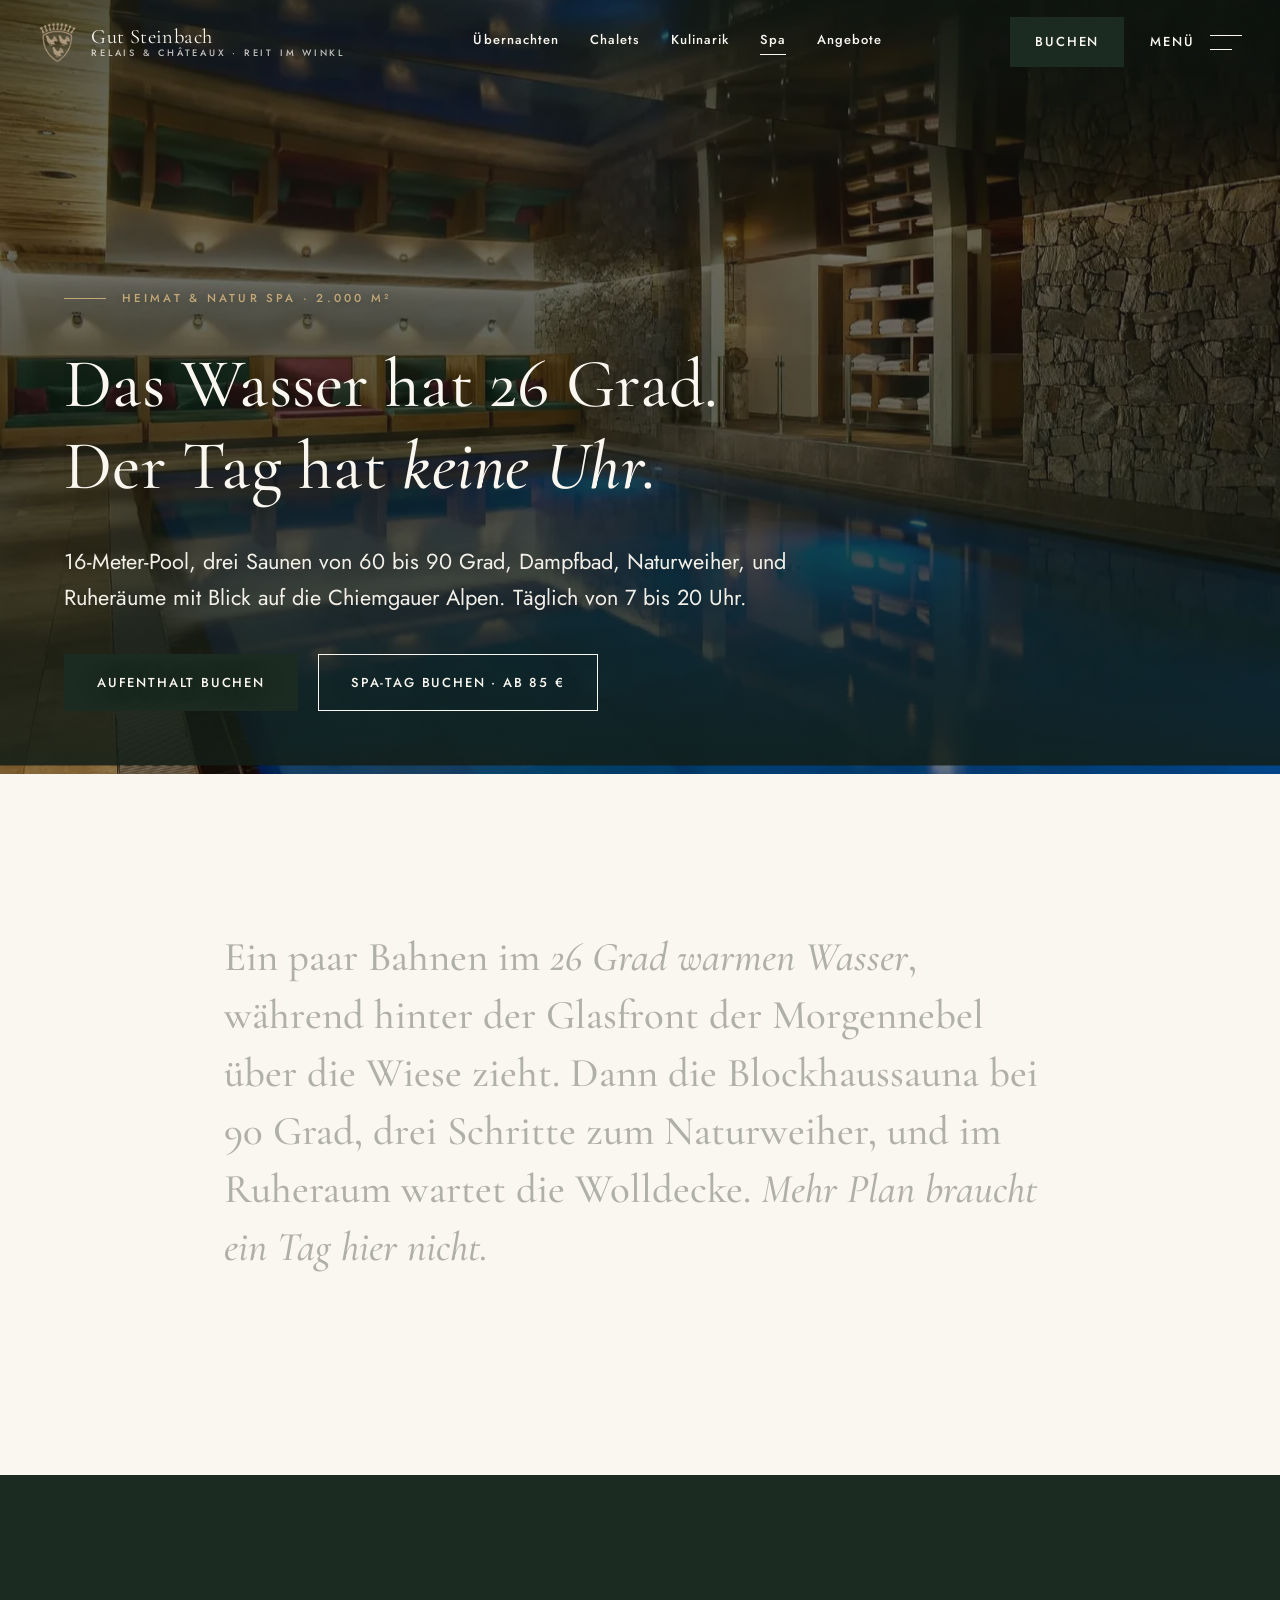
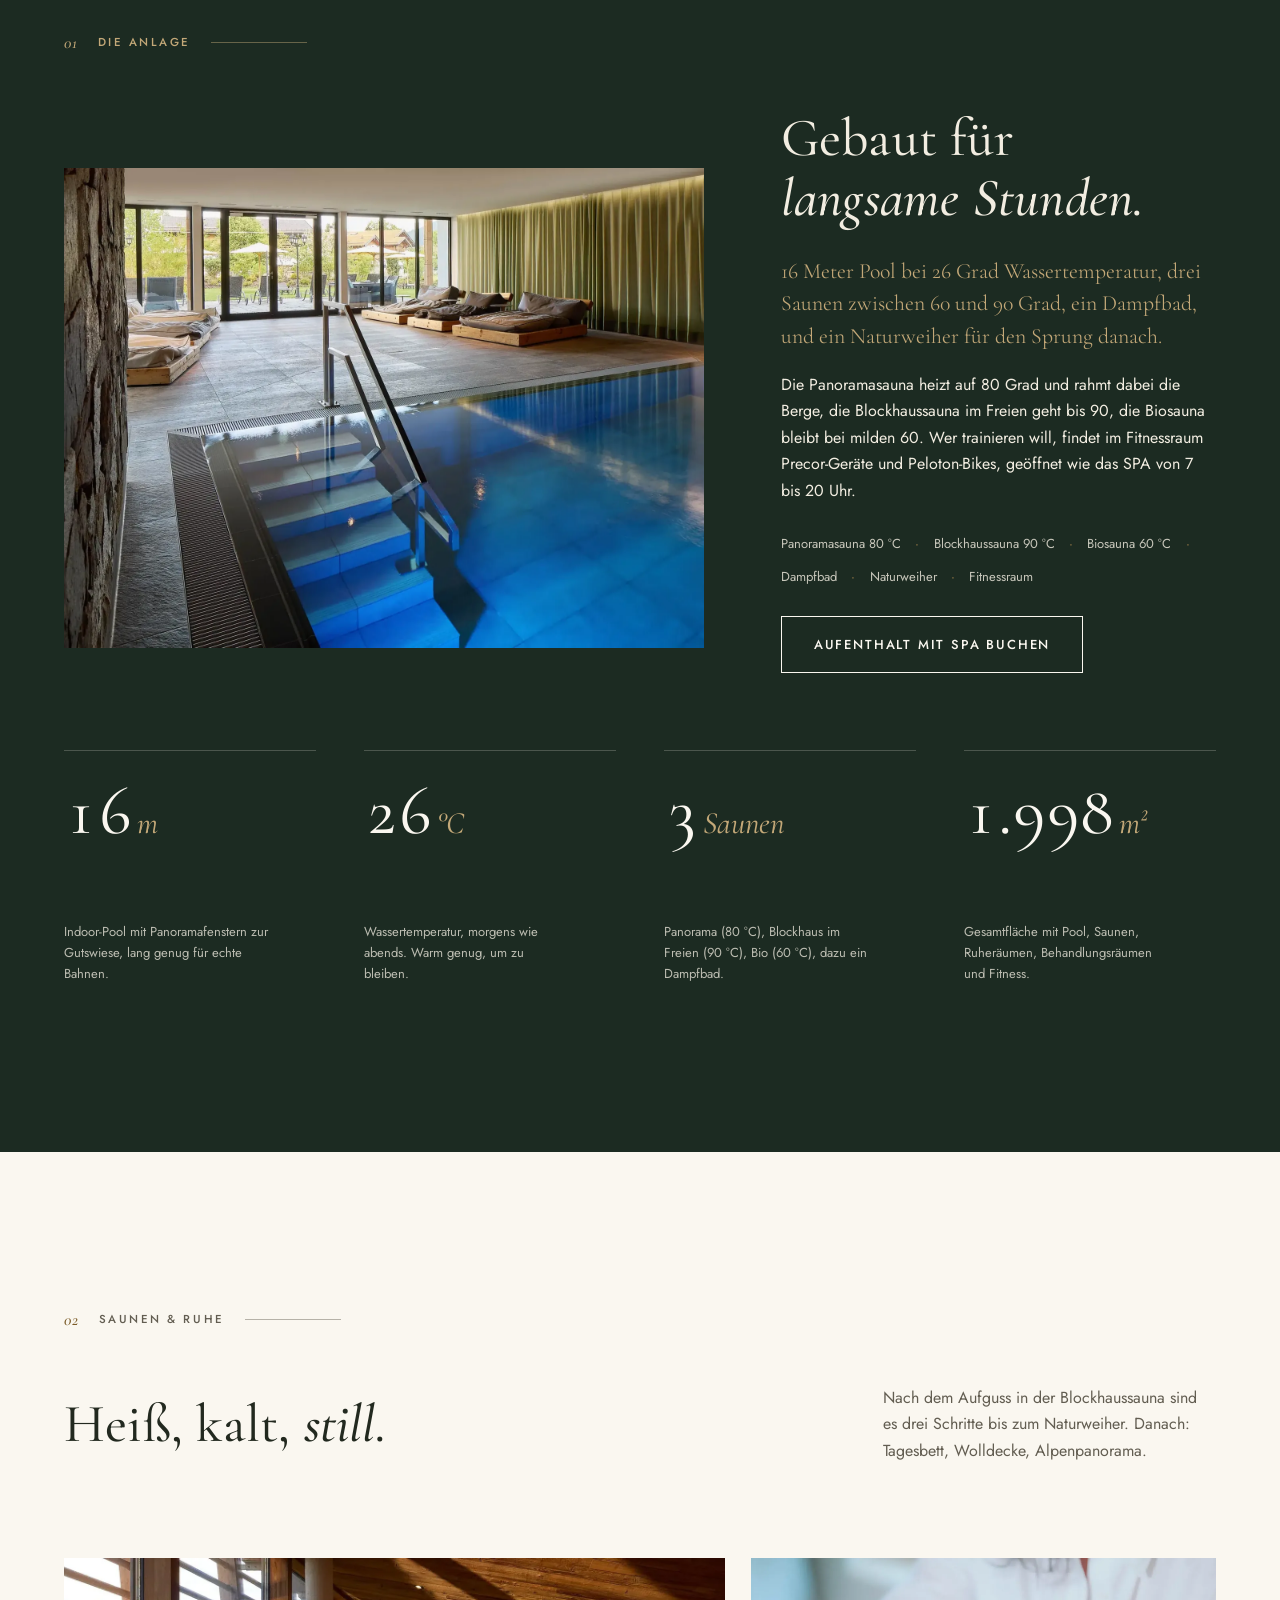
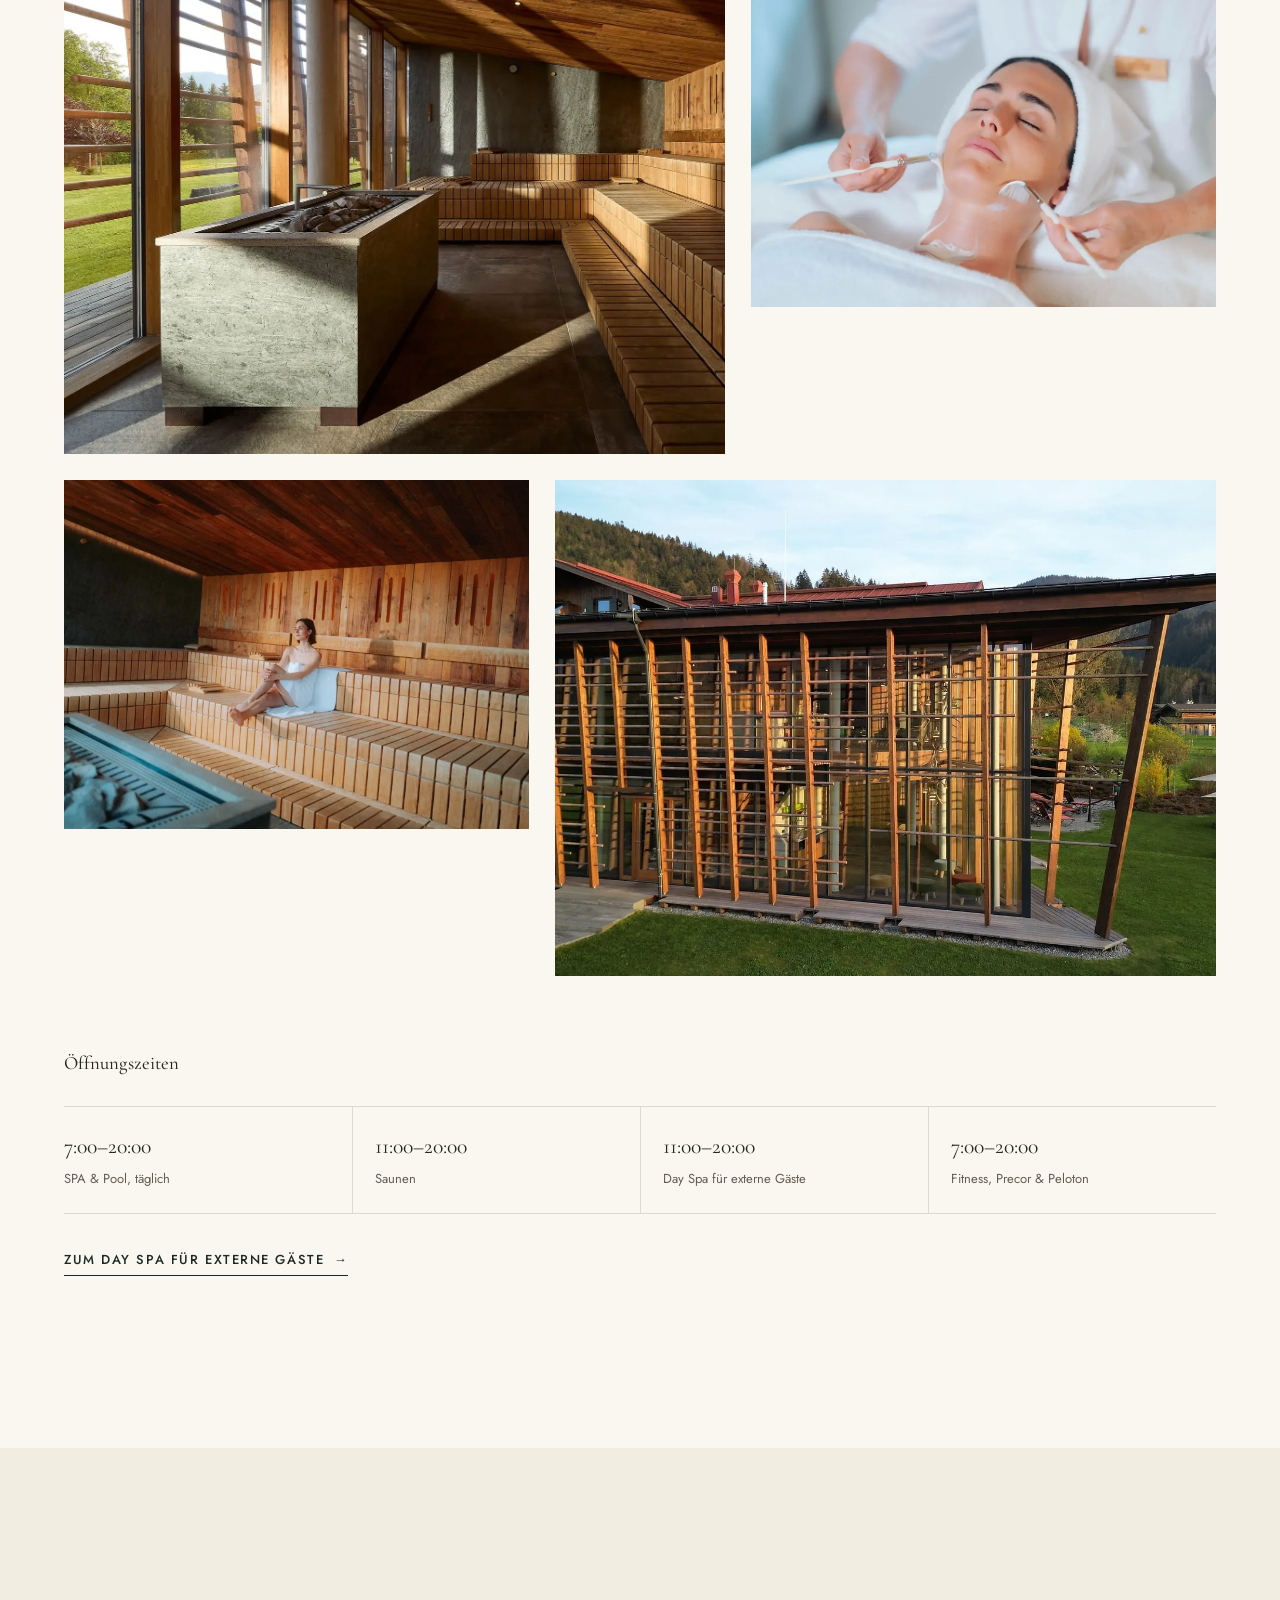
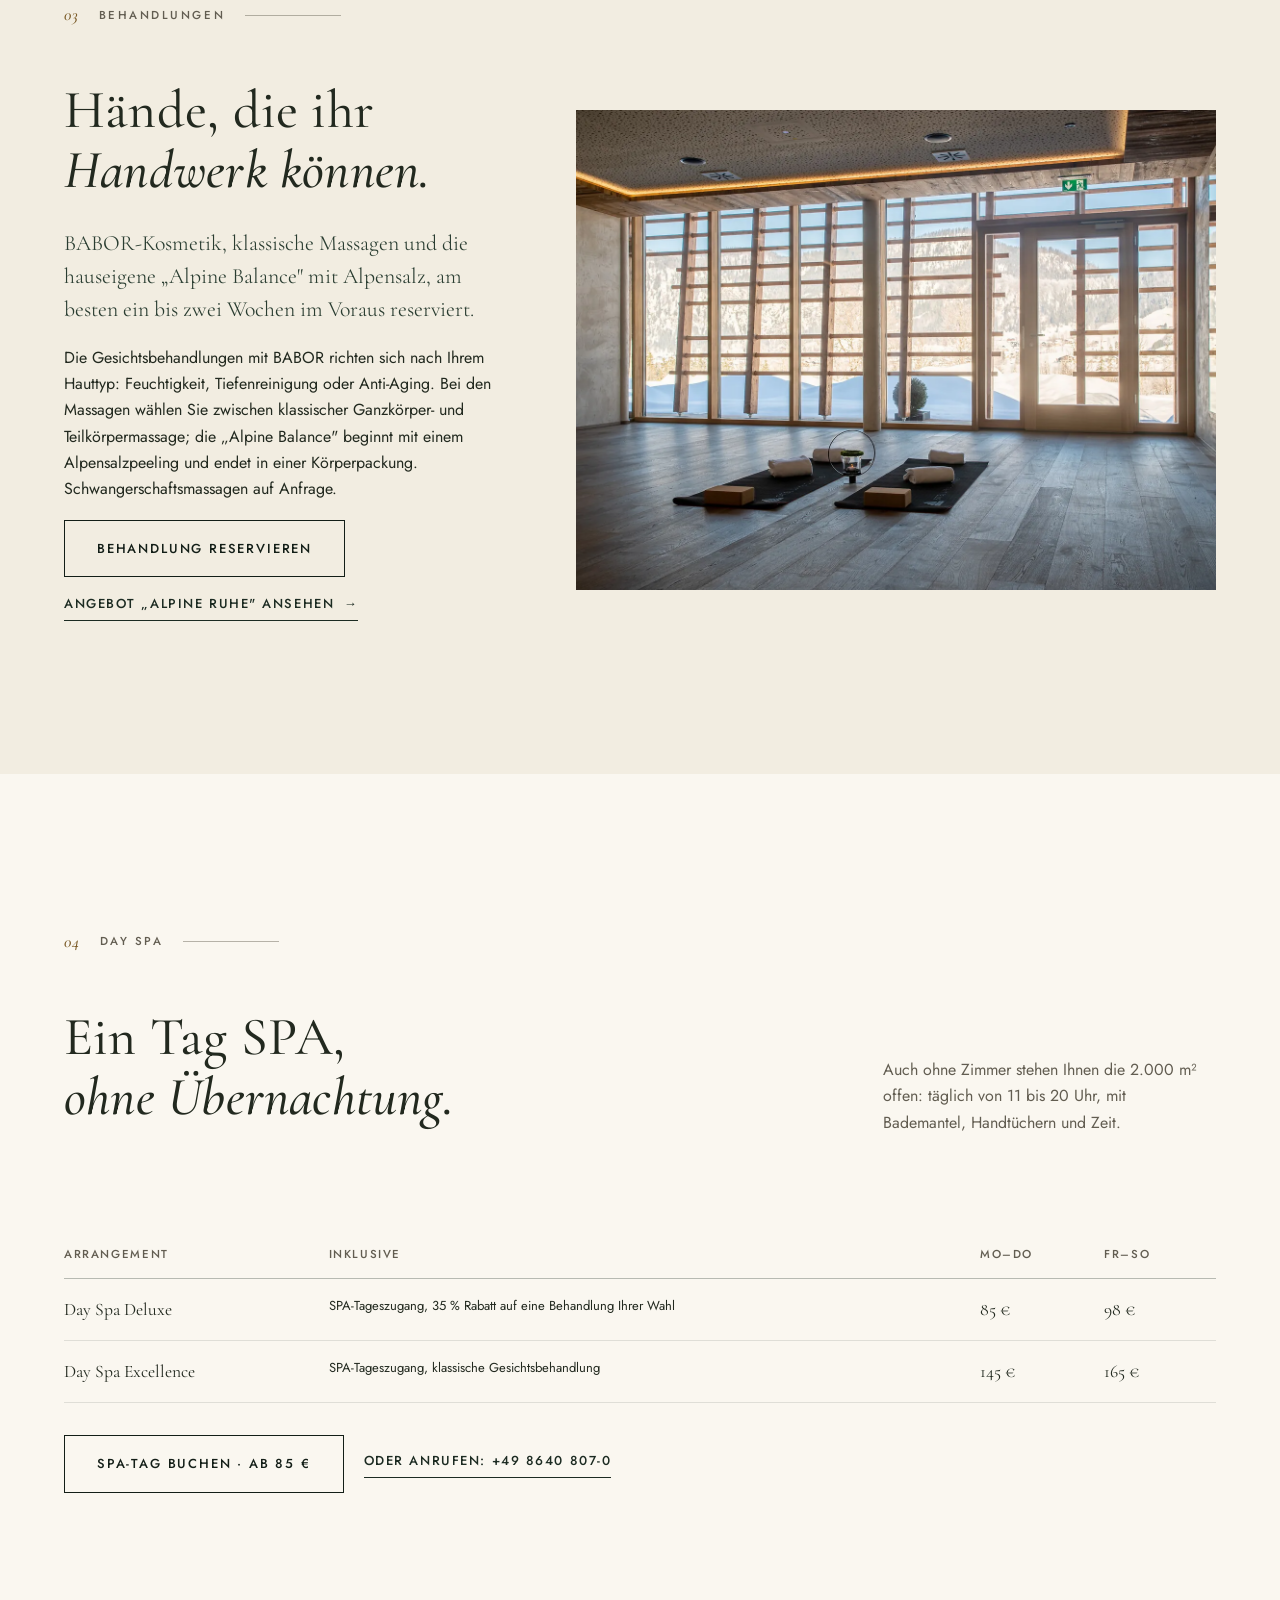
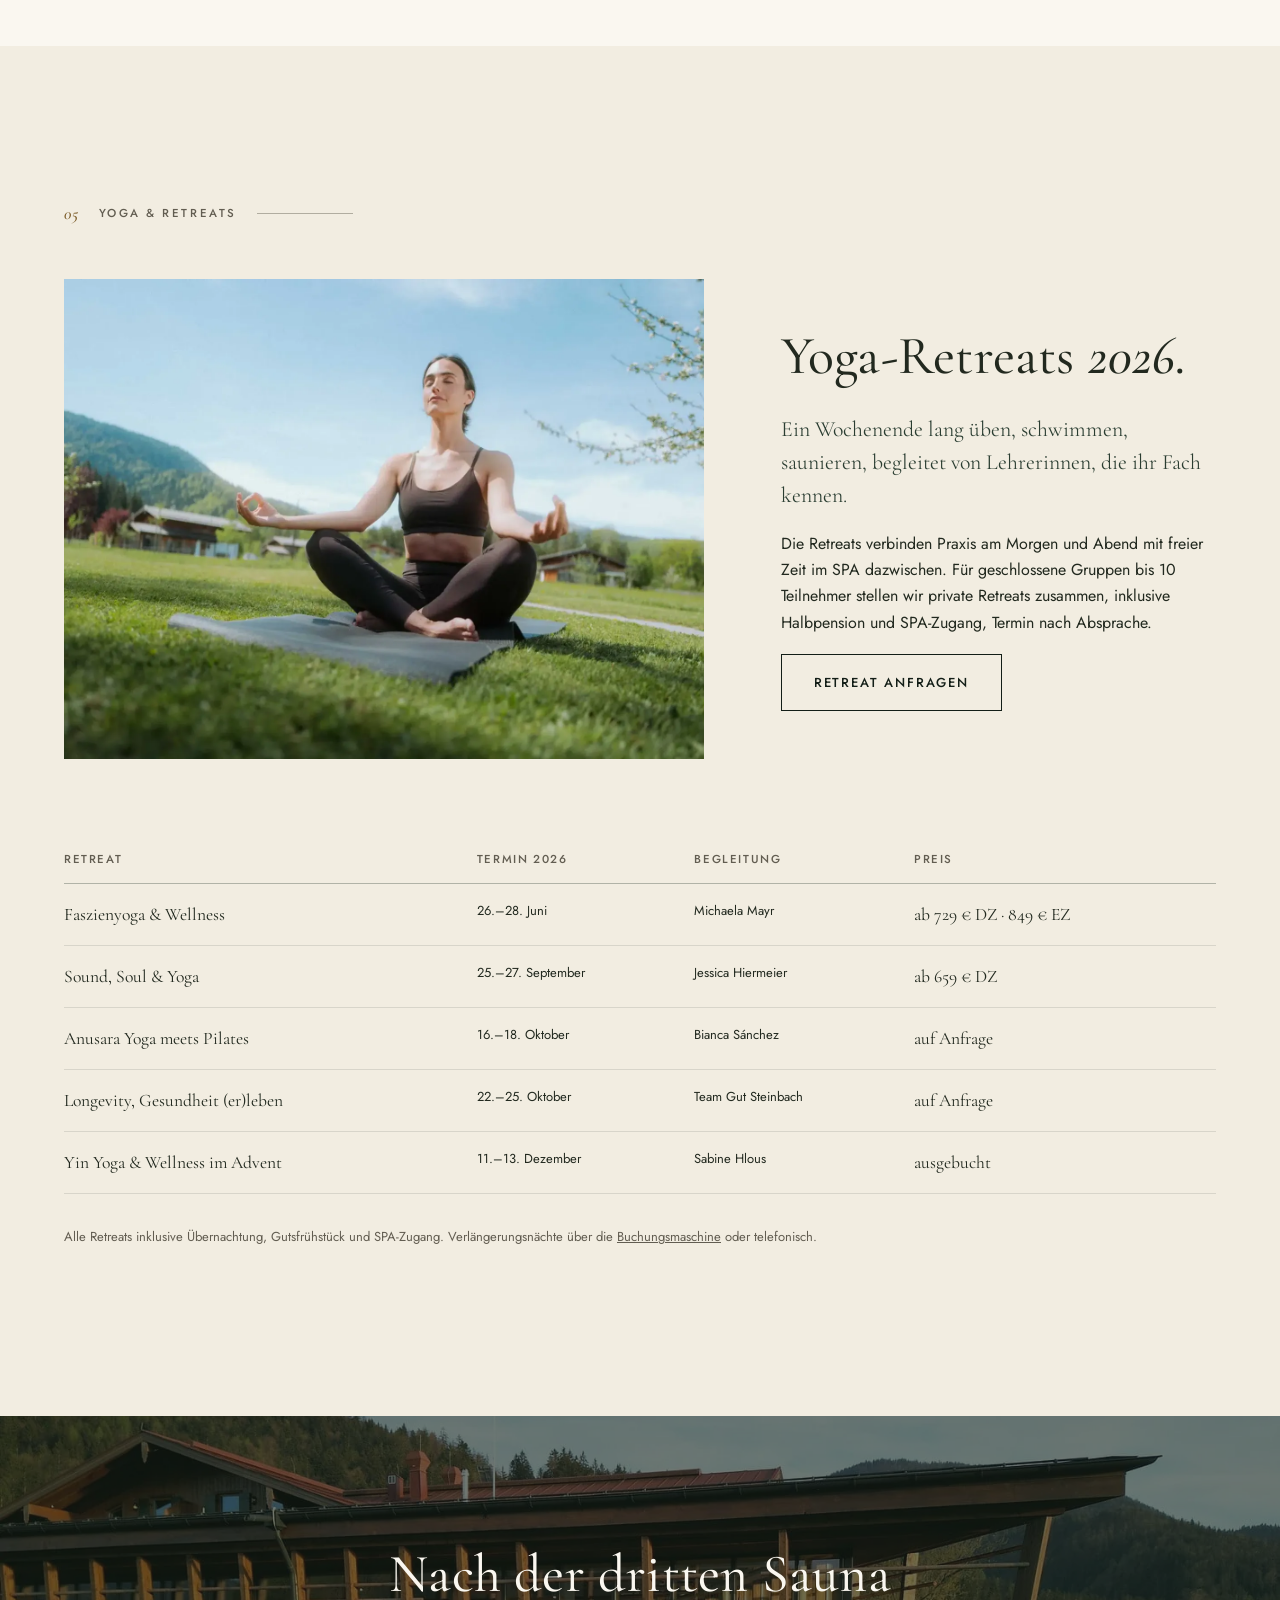
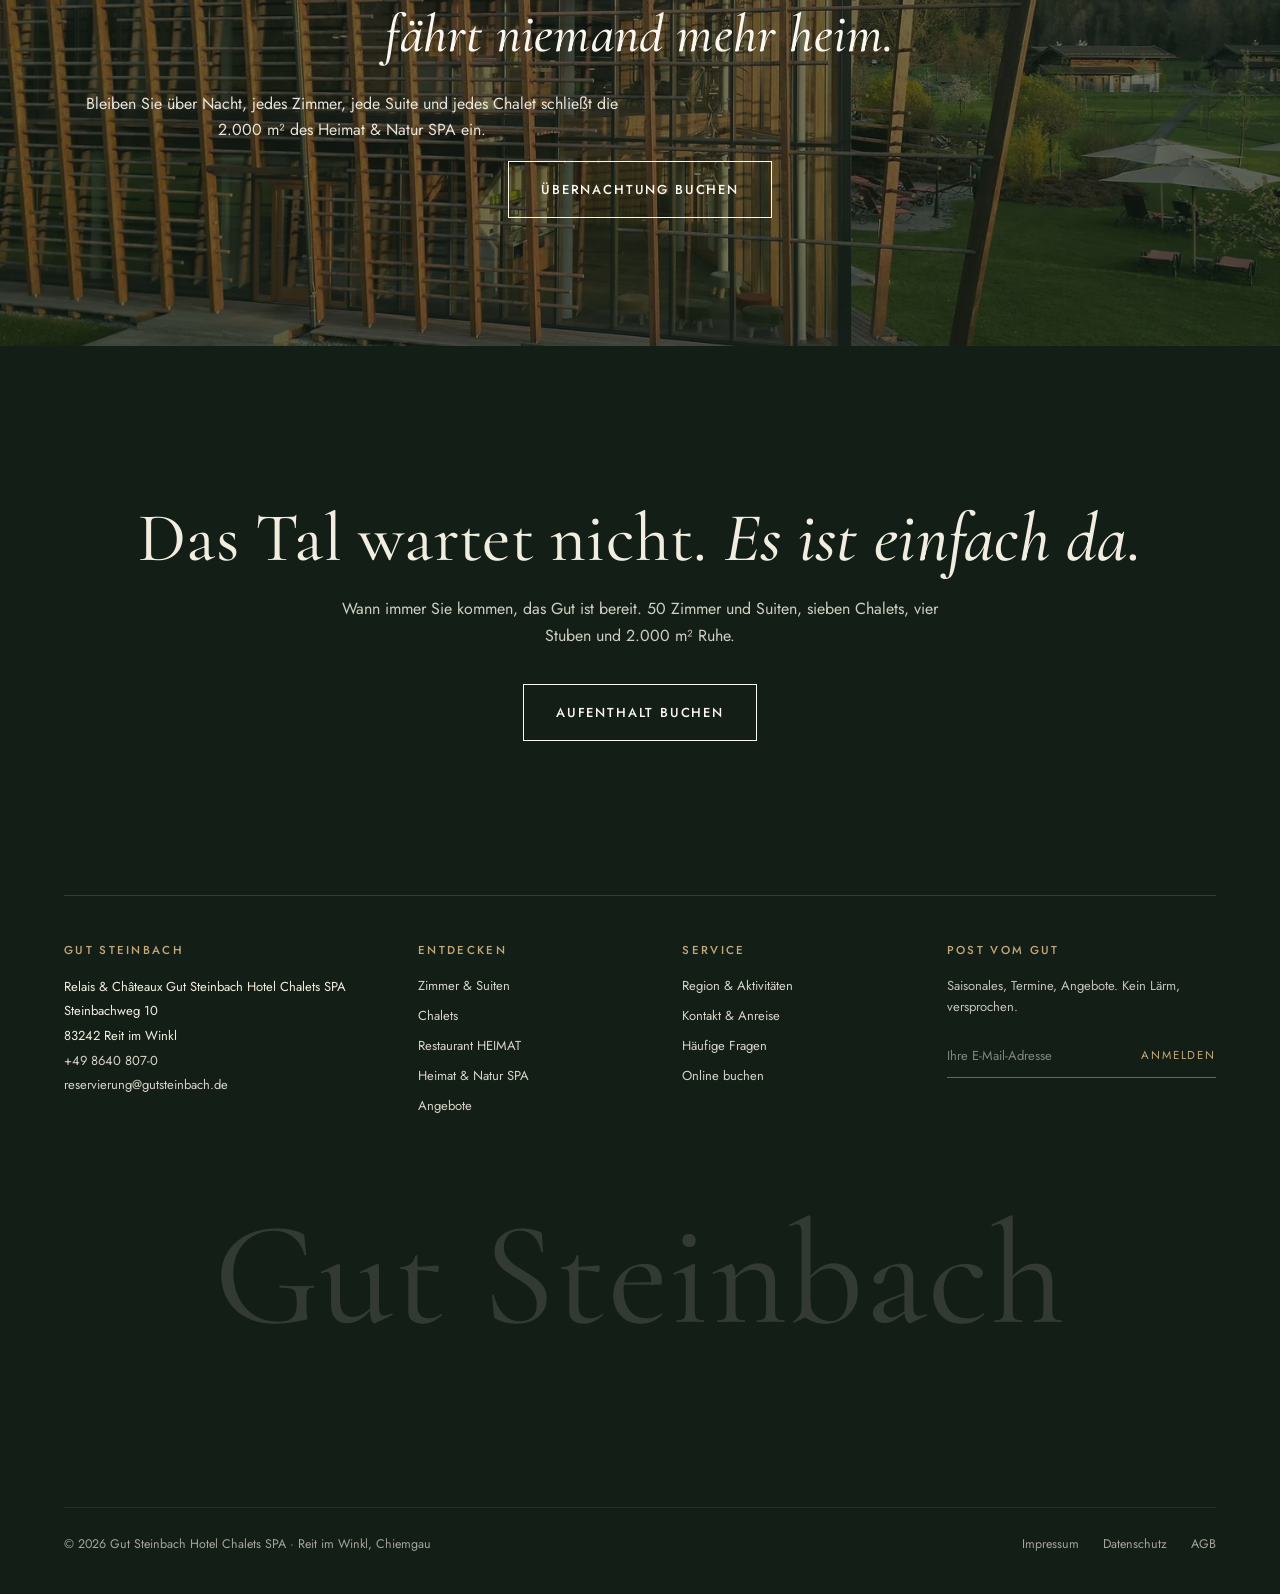
<file: spa.html>
<!DOCTYPE html>
<html lang="de">
<head>
  <meta charset="utf-8">
  <meta name="viewport" content="width=device-width, initial-scale=1">
  <title>Heimat &amp; Natur SPA – 2.000 m² Wellness | Gut Steinbach Reit im Winkl</title>
  <meta name="description" content="2.000 m² Heimat & Natur SPA: 16-Meter-Pool, drei Saunen, Naturweiher und BABOR-Behandlungen in Reit im Winkl. Day Spa ab 85 €, direkt buchen zum Bestpreis.">
  <link rel="canonical" href="https://www.gutsteinbach.de/spa.html">
  <meta name="theme-color" content="#1c2b22">

  <!-- Open Graph / Social -->
  <meta property="og:type" content="website">
  <meta property="og:site_name" content="Gut Steinbach">
  <meta property="og:locale" content="de_DE">
  <meta property="og:title" content="Heimat & Natur SPA – 2.000 m² Wellness | Gut Steinbach Reit im Winkl">
  <meta property="og:description" content="16-Meter-Pool bei 26 Grad, drei Saunen, Dampfbad, Naturweiher und Ruheräume mit Alpenpanorama. Day Spa für externe Gäste ab 85 €.">
  <meta property="og:url" content="https://www.gutsteinbach.de/spa.html">
  <meta property="og:image" content="https://www.gutsteinbach.de/assets/img/spa-pool.webp">
  <meta name="twitter:card" content="summary_large_image">

  <link rel="icon" href="assets/img/logo-shield-gold.png" type="image/png">
  <link rel="apple-touch-icon" href="assets/img/logo-shield-gold.png">

  <link rel="preload" href="assets/fonts/cormorant-var.woff2" as="font" type="font/woff2" crossorigin>
  <link rel="preload" href="assets/fonts/jost-var.woff2" as="font" type="font/woff2" crossorigin>
  <link rel="stylesheet" href="assets/css/main.css">

  <script type="application/ld+json">
  {
    "@context": "https://schema.org",
    "@graph": [
      {
        "@type": "BreadcrumbList",
        "@id": "https://www.gutsteinbach.de/spa.html#breadcrumb",
        "itemListElement": [
          {
            "@type": "ListItem",
            "position": 1,
            "name": "Startseite",
            "item": "https://www.gutsteinbach.de/"
          },
          {
            "@type": "ListItem",
            "position": 2,
            "name": "Heimat & Natur SPA",
            "item": "https://www.gutsteinbach.de/spa.html"
          }
        ]
      },
      {
        "@type": "Service",
        "@id": "https://www.gutsteinbach.de/spa.html#dayspa-service",
        "name": "Heimat & Natur SPA – Day Spa",
        "serviceType": "Day Spa",
        "description": "Tageszugang zum 2.000 m² großen Heimat & Natur SPA für externe Gäste: 16-Meter-Pool, drei Saunen, Dampfbad, Naturweiher und Ruheräume mit Alpenpanorama, täglich 11:00–20:00 Uhr.",
        "url": "https://www.gutsteinbach.de/spa.html#dayspa",
        "provider": { "@id": "https://www.gutsteinbach.de/#hotel" },
        "areaServed": "Reit im Winkl, Chiemgau",
        "offers": [
          {
            "@type": "Offer",
            "name": "Day Spa Deluxe",
            "description": "SPA-Tageszugang inkl. 35 % Rabatt auf eine Behandlung. Montag–Donnerstag 85 €, Freitag–Sonntag 98 €.",
            "price": "85",
            "priceCurrency": "EUR",
            "availability": "https://schema.org/InStock",
            "url": "https://www.gutsteinbach.de/spa.html#dayspa"
          },
          {
            "@type": "Offer",
            "name": "Day Spa Excellence",
            "description": "SPA-Tageszugang inkl. klassischer Gesichtsbehandlung. Montag–Donnerstag 145 €, Freitag–Sonntag 165 €.",
            "price": "145",
            "priceCurrency": "EUR",
            "availability": "https://schema.org/InStock",
            "url": "https://www.gutsteinbach.de/spa.html#dayspa"
          }
        ]
      }
    ]
  }
  </script>
</head>
<body>
  <a class="skip-link" href="#main">Zum Inhalt springen</a>

  <header class="site-header">
    <div class="wrap">
      <a class="brand" href="index.html" aria-label="Gut Steinbach – Startseite">
        <img src="assets/img/logo-shield-gold.png" alt="" width="379" height="413">
        <span class="brand__name">Gut Steinbach<span class="brand__sub">Relais &amp; Châteaux · Reit im Winkl</span></span>
      </a>
      <nav class="header-nav" aria-label="Hauptnavigation">
        <a class="header-nav__link" href="uebernachten.html">Übernachten</a>
        <a class="header-nav__link" href="chalets.html">Chalets</a>
        <a class="header-nav__link" href="kulinarik.html">Kulinarik</a>
        <a class="header-nav__link" href="spa.html" aria-current="page">Spa</a>
        <a class="header-nav__link" href="angebote.html">Angebote</a>
      </nav>
      <div style="display:flex;align-items:center;gap:1.6rem;">
        <span class="header-cta"><a class="btn btn--solid" href="https://onepagebooking.com/gut-steinbach?lang=de" target="_blank" rel="noopener">Buchen</a></span>
        <button class="menu-btn" aria-expanded="false" aria-controls="menu">
          <span class="menu-btn__label">Menü</span>
          <span class="menu-btn__icon" aria-hidden="true"><span></span><span></span></span>
        </button>
      </div>
    </div>
  </header>

  <nav class="menu" id="menu" aria-label="Menü">
    <div class="menu__nav">
      <a class="menu__link" href="index.html"><i>01</i>Startseite</a>
      <a class="menu__link" href="uebernachten.html"><i>02</i>Zimmer &amp; Suiten</a>
      <a class="menu__link" href="chalets.html"><i>03</i>Chalets</a>
      <a class="menu__link" href="kulinarik.html"><i>04</i>Kulinarik</a>
      <a class="menu__link" href="spa.html" aria-current="page"><i>05</i>Heimat &amp; Natur SPA</a>
      <a class="menu__link" href="angebote.html"><i>06</i>Angebote</a>
      <a class="menu__link" href="region.html"><i>07</i>Region &amp; Aktivitäten</a>
      <a class="menu__link" href="kontakt.html"><i>08</i>Kontakt &amp; Anreise</a>
      <div class="menu__meta">
        <a href="tel:+4986408070">+49 8640 807-0</a>
        <a href="mailto:reservierung@gutsteinbach.de">reservierung@gutsteinbach.de</a>
        <span>Steinbachweg 10 · 83242 Reit im Winkl</span>
      </div>
    </div>
    <div class="menu__visual" aria-hidden="true">
      <img src="assets/img/gut-fassade.webp" alt="" loading="lazy">
    </div>
  </nav>

  <main id="main">

    <!-- ================= HERO ================= -->
    <section class="page-hero page-hero--tall">
      <div class="page-hero__media" data-parallax="-0.12">
        <img src="assets/img/spa-pool.webp" alt="16-Meter-Indoor-Pool im Heimat & Natur SPA mit Panoramafenstern zur Wiese" width="1800" height="1013">
        <div class="hero__scrim"></div>
      </div>
      <div class="hero__content">
        <div class="wrap">
          <p class="hero__eyebrow">Heimat &amp; Natur SPA · 2.000 m²</p>
          <h1 class="lines is-in">
            <span class="line"><span>Das Wasser hat 26 Grad.</span></span>
            <span class="line"><span>Der Tag hat <em class="accent-i">keine Uhr.</em></span></span>
          </h1>
          <p class="hero__sub">16-Meter-Pool, drei Saunen von 60 bis 90 Grad, Dampfbad, Naturweiher, und Ruheräume mit Blick auf die Chiemgauer Alpen. Täglich von 7 bis 20 Uhr.</p>
          <div class="hero__cta">
            <a class="btn btn--solid" href="https://onepagebooking.com/gut-steinbach?lang=de" target="_blank" rel="noopener">Aufenthalt buchen</a>
            <a class="btn btn--light" href="#dayspa">Spa-Tag buchen · ab 85&nbsp;€</a>
          </div>
        </div>
      </div>
    </section>

    <!-- ================= MANIFEST ================= -->
    <section class="section manifest" aria-label="Über das Heimat & Natur SPA">
      <div class="wrap wrap--narrow">
        <p class="words">Ein paar Bahnen im <em>26 Grad warmen Wasser</em>, während hinter der Glasfront der Morgennebel über die Wiese zieht. Dann die Blockhaussauna bei 90 Grad, drei Schritte zum Naturweiher, und im Ruheraum wartet die Wolldecke. <em>Mehr Plan braucht ein Tag hier nicht.</em></p>
      </div>
    </section>

    <!-- ================= DIE ANLAGE ================= -->
    <section class="section section--dark" id="anlage">
      <div class="wrap">
        <p class="chapter"><span class="chapter__num">01</span> Die Anlage</p>
        <div class="split">
          <div class="split__media">
            <div class="frame frame--43" data-parallax="0.06">
              <img src="assets/img/spa-pool-2.webp" alt="Schwimmerin im Indoor-Pool des Heimat & Natur SPA mit Bergblick" loading="lazy" width="1800" height="1200">
            </div>
          </div>
          <div class="split__body">
            <h2>Gebaut für <em class="accent-i">langsame Stunden.</em></h2>
            <p class="lead">16 Meter Pool bei 26 Grad Wassertemperatur, drei Saunen zwischen 60 und 90 Grad, ein Dampfbad, und ein Naturweiher für den Sprung danach.</p>
            <p>Die Panoramasauna heizt auf 80 Grad und rahmt dabei die Berge, die Blockhaussauna im Freien geht bis 90, die Biosauna bleibt bei milden 60. Wer trainieren will, findet im Fitnessraum Precor-Geräte und Peloton-Bikes, geöffnet wie das SPA von 7 bis 20 Uhr.</p>
            <ul class="featrow">
              <li>Panoramasauna 80&nbsp;°C</li><li>Blockhaussauna 90&nbsp;°C</li><li>Biosauna 60&nbsp;°C</li><li>Dampfbad</li><li>Naturweiher</li><li>Fitnessraum</li>
            </ul>
            <a class="btn btn--light" href="https://onepagebooking.com/gut-steinbach?lang=de" target="_blank" rel="noopener">Aufenthalt mit SPA buchen</a>
          </div>
        </div>

        <div class="figures" data-stagger="0.12">
          <div class="figure" data-reveal>
            <p class="figure__num"><span data-count="16"></span><span class="figure__unit">m</span></p>
            <p class="figure__caption">Indoor-Pool mit Panoramafenstern zur Gutswiese, lang genug für echte Bahnen.</p>
          </div>
          <div class="figure" data-reveal>
            <p class="figure__num"><span data-count="26"></span><span class="figure__unit">°C</span></p>
            <p class="figure__caption">Wassertemperatur, morgens wie abends. Warm genug, um zu bleiben.</p>
          </div>
          <div class="figure" data-reveal>
            <p class="figure__num"><span data-count="3"></span><span class="figure__unit">Saunen</span></p>
            <p class="figure__caption">Panorama (80&nbsp;°C), Blockhaus im Freien (90&nbsp;°C), Bio (60&nbsp;°C), dazu ein Dampfbad.</p>
          </div>
          <div class="figure" data-reveal>
            <p class="figure__num"><span data-count="2000"></span><span class="figure__unit">m²</span></p>
            <p class="figure__caption">Gesamtfläche mit Pool, Saunen, Ruheräumen, Behandlungsräumen und Fitness.</p>
          </div>
        </div>
      </div>
    </section>

    <!-- ================= SAUNEN & RUHE ================= -->
    <section class="section" id="ruhe">
      <div class="wrap">
        <p class="chapter"><span class="chapter__num">02</span> Saunen &amp; Ruhe</p>
        <div class="split split--head">
          <div class="split__body">
            <h2>Heiß, kalt, <em class="accent-i">still.</em></h2>
          </div>
          <div class="split__media">
            <p style="color:var(--stein);max-width:32ch;">Nach dem Aufguss in der Blockhaussauna sind es drei Schritte bis zum Naturweiher. Danach: Tagesbett, Wolldecke, Alpenpanorama.</p>
          </div>
        </div>

        <div class="gallery" data-stagger="0.12">
          <div class="frame frame--43" data-reveal>
            <img src="assets/img/spa-sauna.webp" alt="Panoramasauna mit großem Fenster und Blick auf die Chiemgauer Berge" loading="lazy" width="1600" height="1067">
          </div>
          <div class="frame frame--43" data-reveal>
            <img src="assets/img/spa-ruheraum.webp" alt="Ruheraum mit Tagesbetten und Alpenpanorama im Heimat & Natur SPA" loading="lazy" width="1600" height="1067">
          </div>
          <div class="frame frame--43" data-reveal>
            <img src="assets/img/spa-ruhe-detail.webp" alt="Wolldecke und Tee auf einem Tagesbett im Ruheraum" loading="lazy" width="1600" height="1067">
          </div>
          <div class="frame frame--43" data-reveal>
            <img src="assets/img/spa-aussen.webp" alt="Außenbereich des SPA mit Naturweiher und Blockhaussauna" loading="lazy" width="1800" height="1200">
          </div>
        </div>

        <h3 style="margin-top:var(--space-block);">Öffnungszeiten</h3>
        <div class="menu-facts">
          <div><b>7:00–20:00</b><span>SPA &amp; Pool, täglich</span></div>
          <div><b>11:00–20:00</b><span>Saunen</span></div>
          <div><b>11:00–20:00</b><span>Day Spa für externe Gäste</span></div>
          <div><b>7:00–20:00</b><span>Fitness, Precor &amp; Peloton</span></div>
        </div>
        <p><a class="tlink" href="#dayspa" style="color:var(--tanne);">Zum Day Spa für externe Gäste <span class="arr" aria-hidden="true">→</span></a></p>
      </div>
    </section>

    <!-- ================= BEHANDLUNGEN ================= -->
    <section class="section section--linen" id="behandlungen">
      <div class="wrap">
        <p class="chapter"><span class="chapter__num">03</span> Behandlungen</p>
        <div class="split split--flip">
          <div class="split__media">
            <div class="frame frame--43">
              <img src="assets/img/spa-behandlung.webp" alt="Massage im Behandlungsraum des Heimat & Natur SPA" loading="lazy" width="1600" height="1067">
            </div>
          </div>
          <div class="split__body">
            <h2>Hände, die ihr <em class="accent-i">Handwerk können.</em></h2>
            <p class="lead">BABOR-Kosmetik, klassische Massagen und die hauseigene „Alpine Balance" mit Alpensalz, am besten ein bis zwei Wochen im Voraus reserviert.</p>
            <p>Die Gesichtsbehandlungen mit BABOR richten sich nach Ihrem Hauttyp: Feuchtigkeit, Tiefenreinigung oder Anti-Aging. Bei den Massagen wählen Sie zwischen klassischer Ganzkörper- und Teilkörpermassage; die „Alpine Balance" beginnt mit einem Alpensalzpeeling und endet in einer Körperpackung. Schwangerschaftsmassagen auf Anfrage.</p>
            <div class="hero__cta">
              <a class="btn" href="tel:+4986408070">Behandlung reservieren</a>
              <a class="tlink" href="angebote.html#alpine-ruhe" style="color:var(--tanne);">Angebot „Alpine Ruhe" ansehen <span class="arr" aria-hidden="true">→</span></a>
            </div>
          </div>
        </div>
      </div>
    </section>

    <!-- ================= DAY SPA ================= -->
    <section class="section" id="dayspa">
      <div class="wrap">
        <p class="chapter"><span class="chapter__num">04</span> Day Spa</p>
        <div class="split split--head">
          <div class="split__body">
            <h2>Ein Tag SPA, <em class="accent-i">ohne Übernachtung.</em></h2>
          </div>
          <div class="split__media">
            <p style="color:var(--stein);max-width:32ch;">Auch ohne Zimmer stehen Ihnen die 2.000&nbsp;m² offen: täglich von 11 bis 20 Uhr, mit Bademantel, Handtüchern und Zeit.</p>
          </div>
        </div>

        <table class="data-table">
          <thead>
            <tr>
              <th scope="col">Arrangement</th>
              <th scope="col">Inklusive</th>
              <th scope="col">Mo–Do</th>
              <th scope="col">Fr–So</th>
            </tr>
          </thead>
          <tbody>
            <tr>
              <td>Day Spa Deluxe</td>
              <td>SPA-Tageszugang, 35&nbsp;% Rabatt auf eine Behandlung Ihrer Wahl</td>
              <td class="price">85&nbsp;€</td>
              <td class="price">98&nbsp;€</td>
            </tr>
            <tr>
              <td>Day Spa Excellence</td>
              <td>SPA-Tageszugang, klassische Gesichtsbehandlung</td>
              <td class="price">145&nbsp;€</td>
              <td class="price">165&nbsp;€</td>
            </tr>
          </tbody>
        </table>

        <div class="hero__cta">
          <a class="btn" href="mailto:reservierung@gutsteinbach.de?subject=Day-Spa-Reservierung">Spa-Tag buchen · ab 85&nbsp;€</a>
          <a class="tlink" href="tel:+4986408070" style="color:var(--tanne);">Oder anrufen: +49 8640 807-0</a>
        </div>
      </div>
    </section>

    <!-- ================= YOGA & RETREATS ================= -->
    <section class="section section--linen" id="retreats">
      <div class="wrap">
        <p class="chapter"><span class="chapter__num">05</span> Yoga &amp; Retreats</p>
        <div class="split">
          <div class="split__media">
            <div class="frame frame--43">
              <img src="assets/img/spa-yoga.webp" alt="Yogastunde mit Blick auf die Wiesen des Gut Steinbach" loading="lazy" width="1600" height="900">
            </div>
          </div>
          <div class="split__body">
            <h2>Yoga-Retreats <em class="accent-i">2026.</em></h2>
            <p class="lead">Ein Wochenende lang üben, schwimmen, saunieren, begleitet von Lehrerinnen, die ihr Fach kennen.</p>
            <p>Die Retreats verbinden Praxis am Morgen und Abend mit freier Zeit im SPA dazwischen. Für geschlossene Gruppen bis 10 Teilnehmer stellen wir private Retreats zusammen, inklusive Halbpension und SPA-Zugang, Termin nach Absprache.</p>
            <div class="hero__cta">
              <a class="btn" href="mailto:reservierung@gutsteinbach.de?subject=Yoga-Retreat%202026">Retreat anfragen</a>
            </div>
          </div>
        </div>

        <table class="data-table" style="margin-top:var(--space-block);">
          <thead>
            <tr>
              <th scope="col">Retreat</th>
              <th scope="col">Termin 2026</th>
              <th scope="col">Begleitung</th>
              <th scope="col">Preis</th>
            </tr>
          </thead>
          <tbody>
            <tr>
              <td>Faszienyoga &amp; Wellness</td>
              <td>26.–28. Juni</td>
              <td>Michaela Mayr</td>
              <td class="price">ab 729&nbsp;€ DZ · 849&nbsp;€ EZ</td>
            </tr>
            <tr>
              <td>Sound, Soul &amp; Yoga</td>
              <td>25.–27. September</td>
              <td>Jessica Hiermeier</td>
              <td class="price">ab 659&nbsp;€ DZ</td>
            </tr>
            <tr>
              <td>Anusara Yoga meets Pilates</td>
              <td>16.–18. Oktober</td>
              <td>Bianca Sánchez</td>
              <td class="price">auf Anfrage</td>
            </tr>
            <tr>
              <td>Longevity, Gesundheit (er)leben</td>
              <td>22.–25. Oktober</td>
              <td>Team Gut Steinbach</td>
              <td class="price">auf Anfrage</td>
            </tr>
            <tr>
              <td>Yin Yoga &amp; Wellness im Advent</td>
              <td>11.–13. Dezember</td>
              <td>Sabine Hlous</td>
              <td class="price">ausgebucht</td>
            </tr>
          </tbody>
        </table>
        <p style="color:var(--stein);font-size:var(--fs-small);">Alle Retreats inklusive Übernachtung, Gutsfrühstück und SPA-Zugang. Verlängerungsnächte über die <a href="https://onepagebooking.com/gut-steinbach?lang=de" target="_blank" rel="noopener">Buchungsmaschine</a> oder telefonisch.</p>
      </div>
    </section>

    <!-- ================= CTA-BAND ================= -->
    <section class="cta-band">
      <img src="assets/img/spa-aussen.webp" alt="" loading="lazy" width="1800" height="1200">
      <div class="wrap">
        <h2>Nach der dritten Sauna <em class="accent-i">fährt niemand mehr heim.</em></h2>
        <p>Bleiben Sie über Nacht, jedes Zimmer, jede Suite und jedes Chalet schließt die 2.000&nbsp;m² des Heimat &amp; Natur SPA ein.</p>
        <a class="btn btn--light" href="https://onepagebooking.com/gut-steinbach?lang=de" target="_blank" rel="noopener">Übernachtung buchen</a>
      </div>
    </section>

  </main>

  <!-- ================= FOOTER ================= -->
  <footer class="site-footer">
    <div class="wrap footer-cta">
      <h2>Das Tal wartet nicht. <em class="accent-i">Es ist einfach da.</em></h2>
      <p>Wann immer Sie kommen, das Gut ist bereit. 50 Zimmer und Suiten, sieben Chalets, vier Stuben und 2.000&nbsp;m² Ruhe.</p>
      <a class="btn btn--light" href="https://onepagebooking.com/gut-steinbach?lang=de" target="_blank" rel="noopener">Aufenthalt buchen</a>
    </div>
    <div class="wrap footer-grid">
      <div>
        <h3>Gut Steinbach</h3>
        <address>
          Relais &amp; Châteaux Gut Steinbach Hotel Chalets SPA<br>
          Steinbachweg 10<br>
          83242 Reit im Winkl<br>
          <a href="tel:+4986408070">+49 8640 807-0</a><br>
          <a href="mailto:reservierung@gutsteinbach.de">reservierung@gutsteinbach.de</a>
        </address>
      </div>
      <div>
        <h3>Entdecken</h3>
        <ul>
          <li><a href="uebernachten.html">Zimmer &amp; Suiten</a></li>
          <li><a href="chalets.html">Chalets</a></li>
          <li><a href="kulinarik.html">Restaurant HEIMAT</a></li>
          <li><a href="spa.html">Heimat &amp; Natur SPA</a></li>
          <li><a href="angebote.html">Angebote</a></li>
        </ul>
      </div>
      <div>
        <h3>Service</h3>
        <ul>
          <li><a href="region.html">Region &amp; Aktivitäten</a></li>
          <li><a href="kontakt.html">Kontakt &amp; Anreise</a></li>
          <li><a href="kontakt.html#faq">Häufige Fragen</a></li>
          <li><a href="https://onepagebooking.com/gut-steinbach?lang=de" target="_blank" rel="noopener">Online buchen</a></li>
        </ul>
      </div>
      <div>
        <h3>Post vom Gut</h3>
        <p style="opacity:.8;">Saisonales, Termine, Angebote. Kein Lärm, versprochen.</p>
        <form class="newsletter-form" action="mailto:reservierung@gutsteinbach.de" method="post">
          <label for="nl-email" class="sr-only" style="position:absolute;left:-999px;">E-Mail-Adresse</label>
          <input type="email" id="nl-email" name="email" placeholder="Ihre E-Mail-Adresse" required>
          <button type="submit">Anmelden</button>
        </form>
      </div>
    </div>
    <p class="footer-word" aria-hidden="true">Gut Steinbach</p>
    <div class="wrap footer-legal">
      <p>© <span data-year>2026</span> Gut Steinbach Hotel Chalets SPA · Reit im Winkl, Chiemgau</p>
      <ul>
        <li><a href="impressum.html">Impressum</a></li>
        <li><a href="datenschutz.html">Datenschutz</a></li>
        <li><a href="agb.html">AGB</a></li>
      </ul>
    </div>
  </footer>

  <a class="book-pill" href="https://onepagebooking.com/gut-steinbach?lang=de" target="_blank" rel="noopener">Buchen <span aria-hidden="true">→</span></a>

  <script src="assets/js/main.js" defer></script>
</body>
</html>
</file>
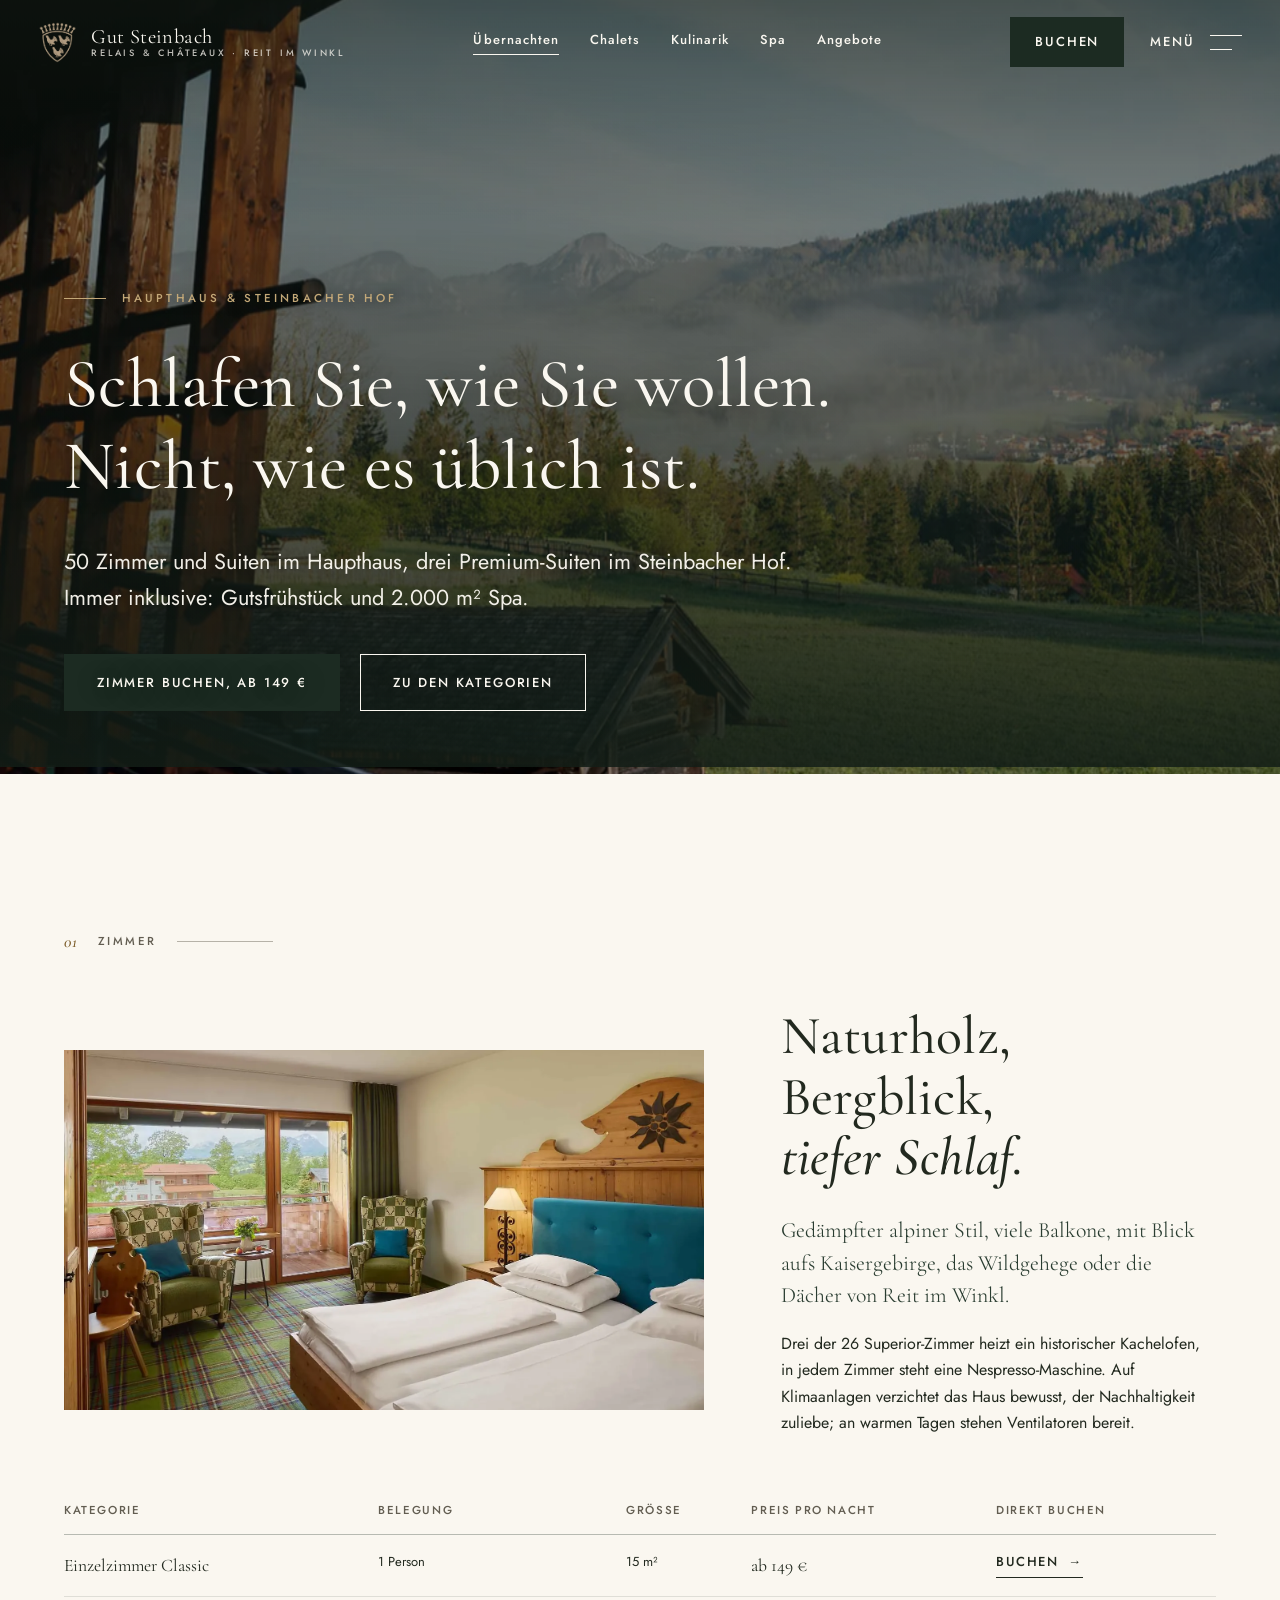
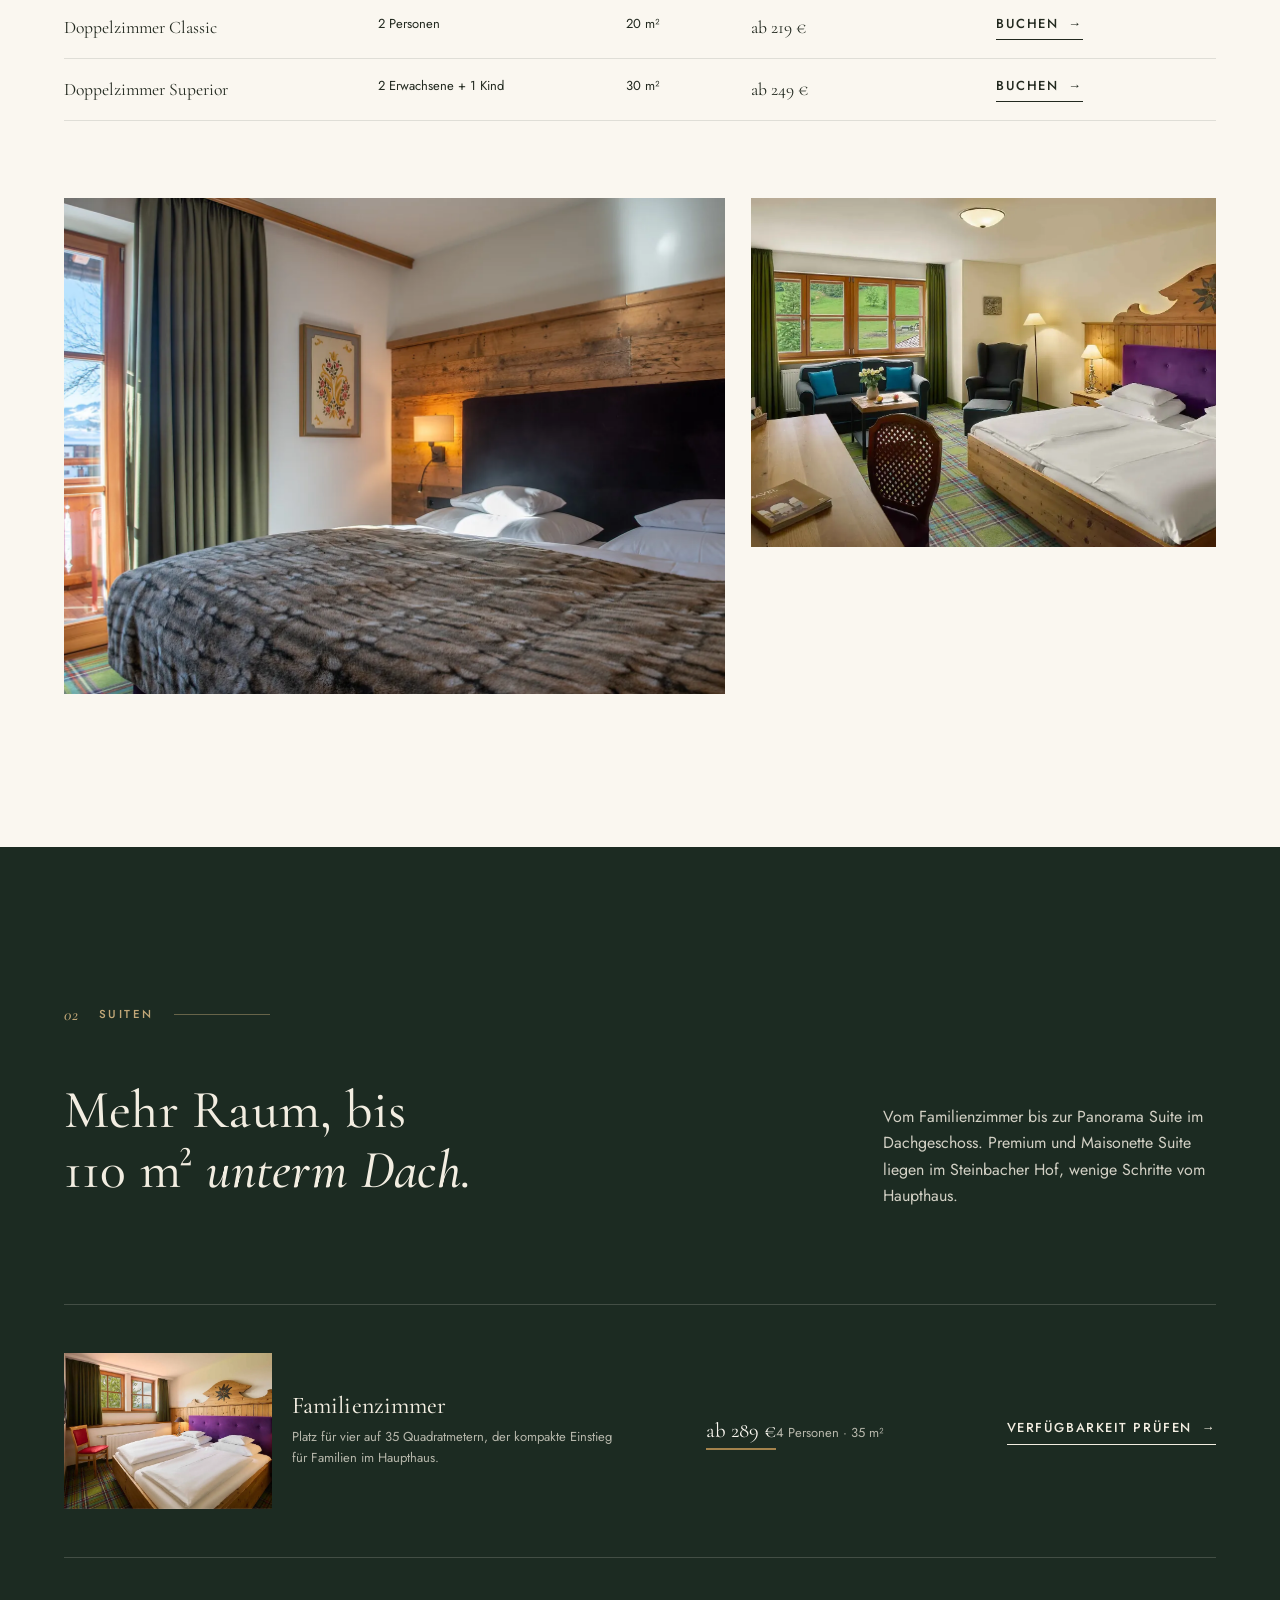
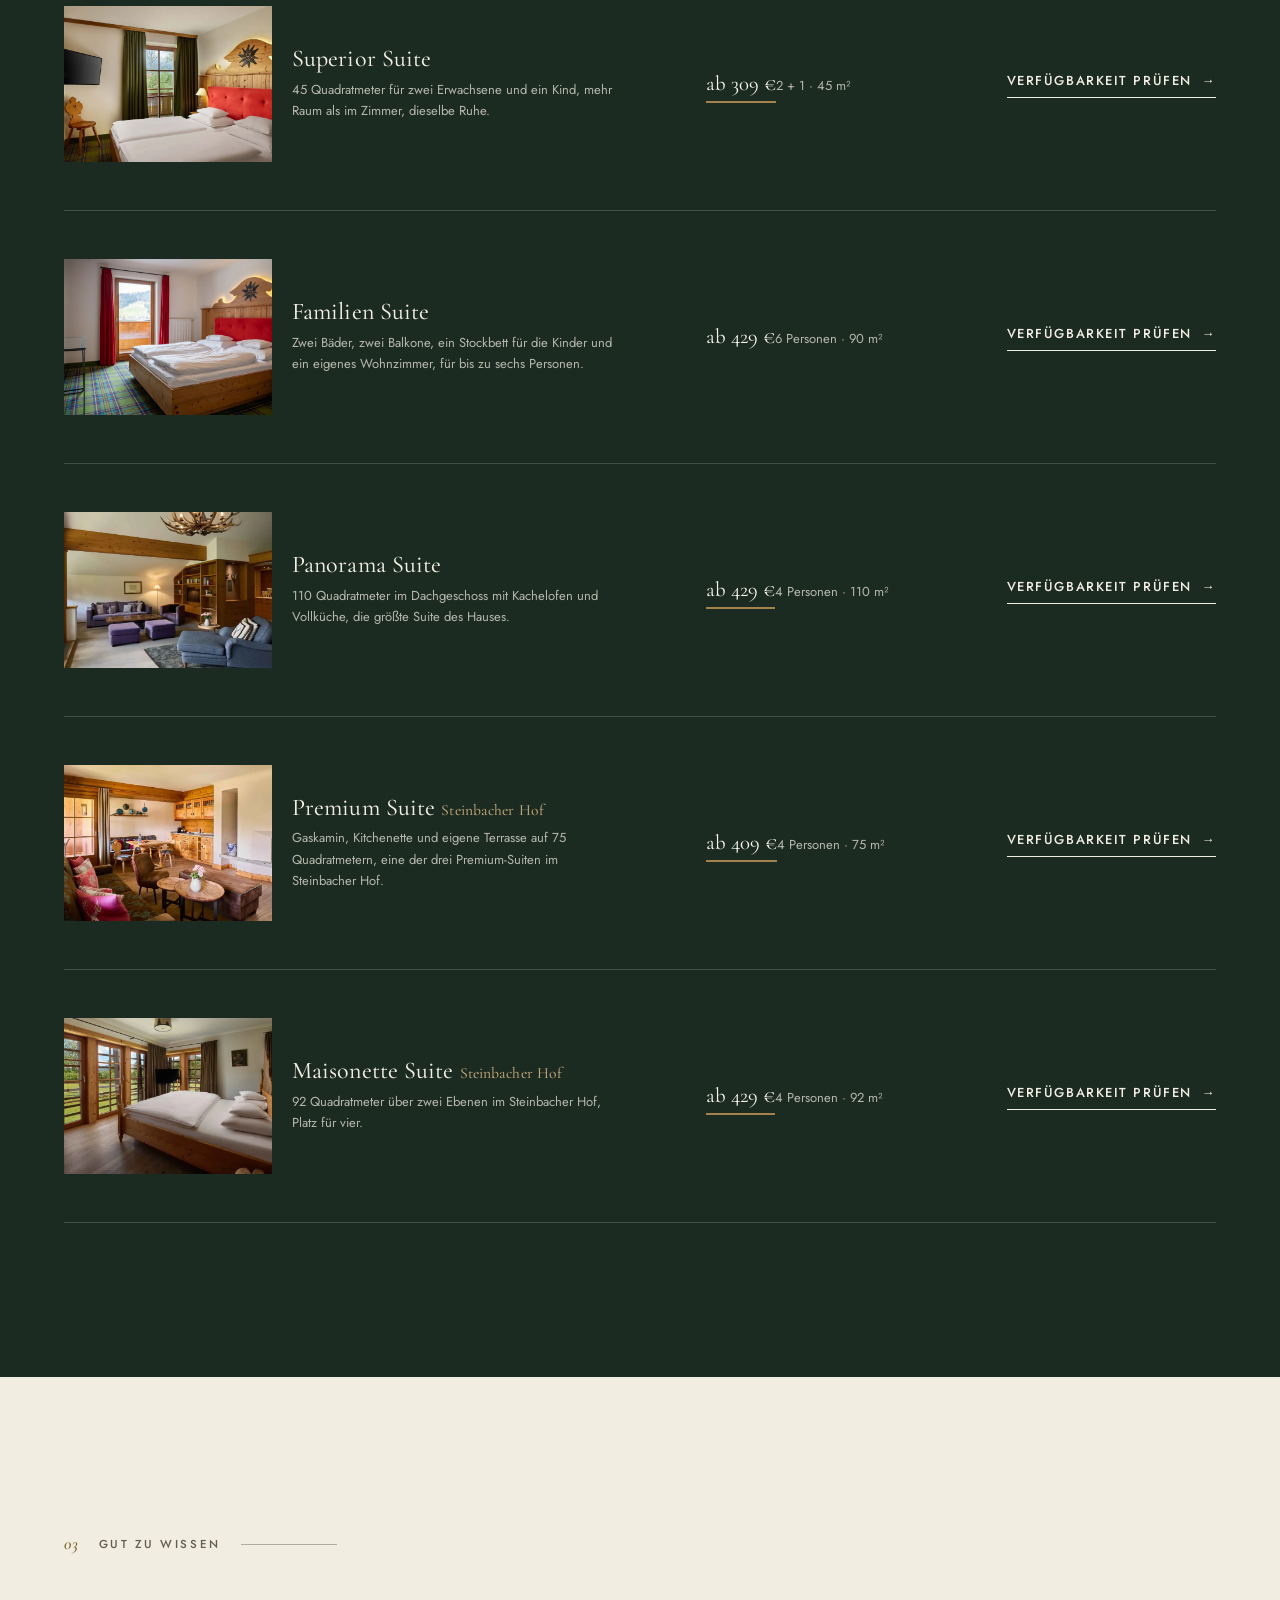
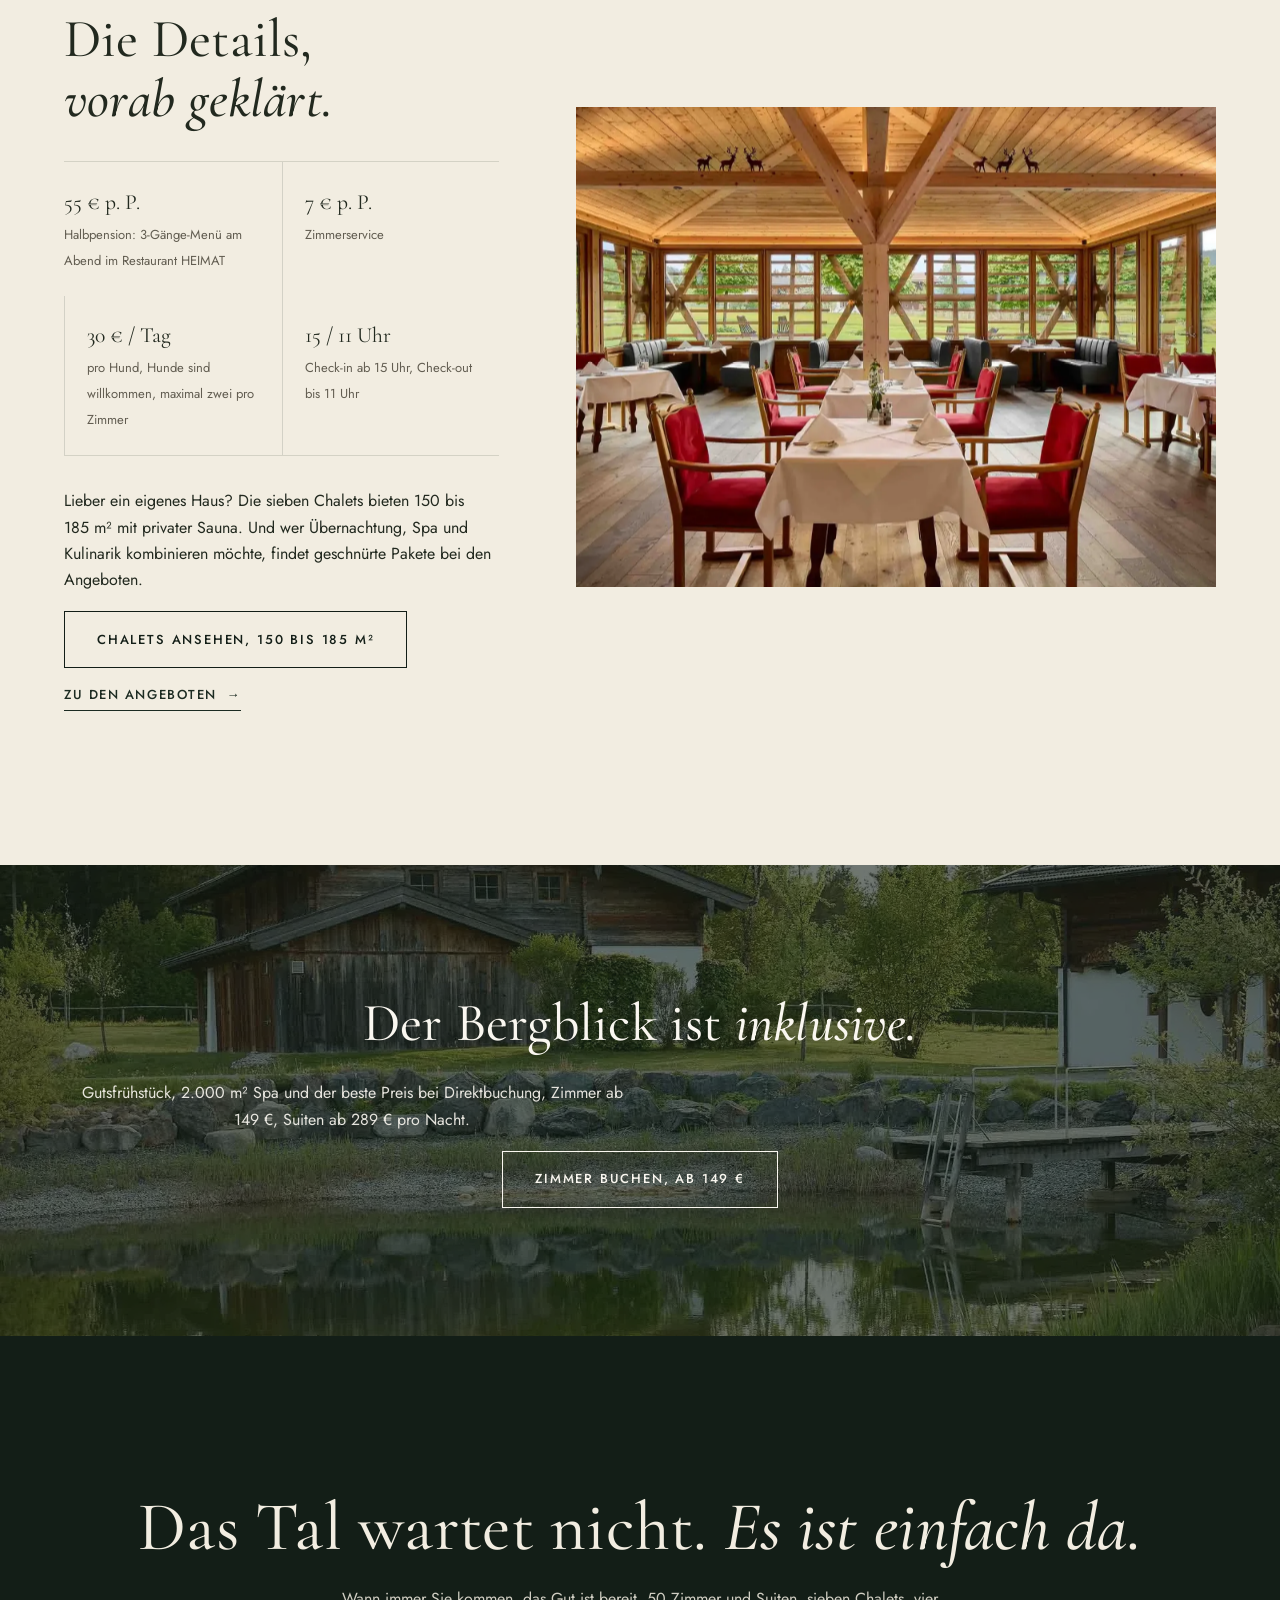
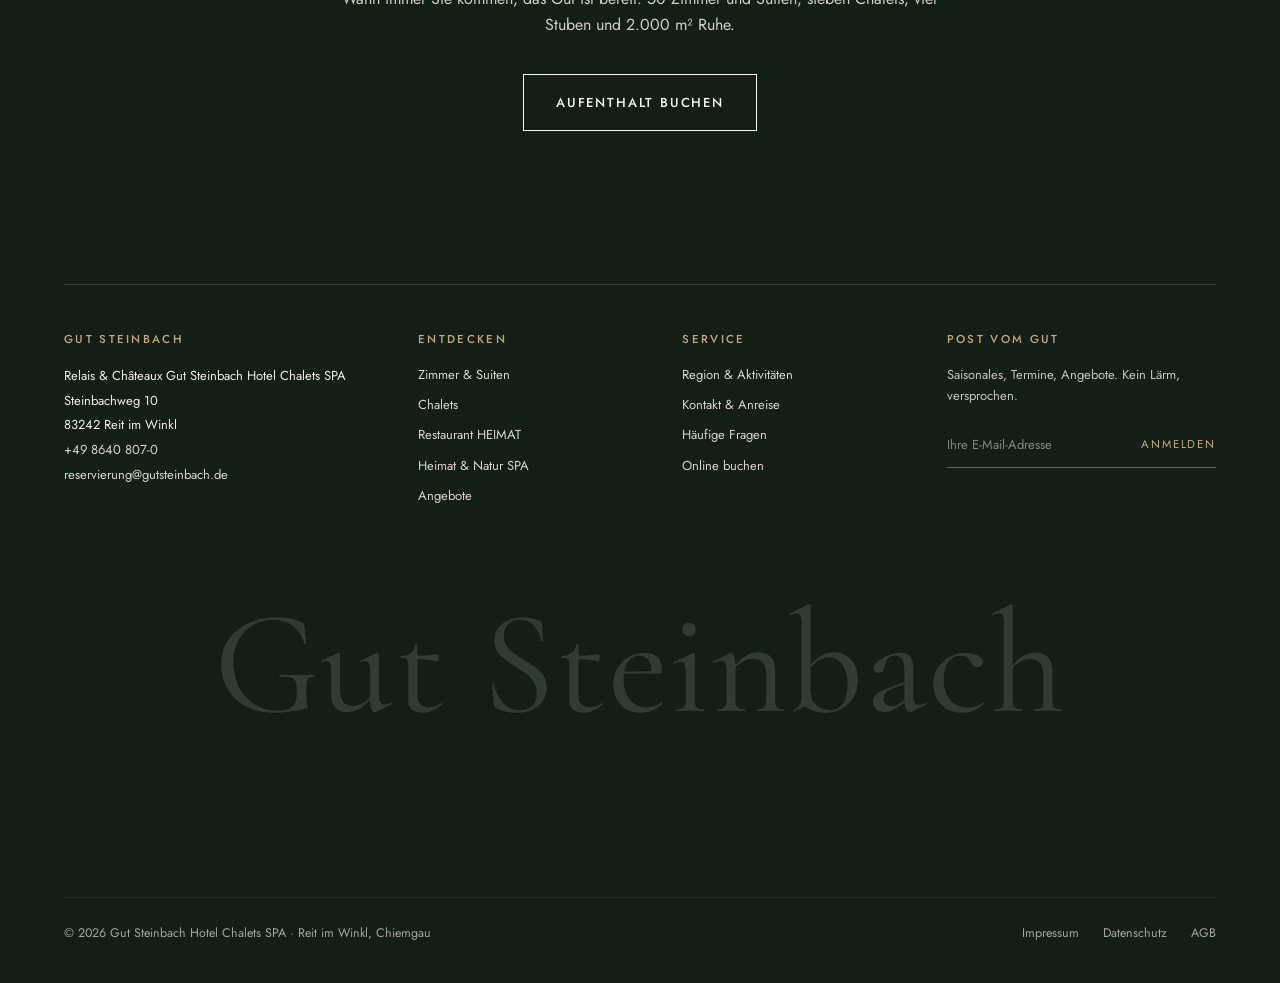
<file: uebernachten.html>
<!DOCTYPE html>
<html lang="de">
<head>
  <meta charset="utf-8">
  <meta name="viewport" content="width=device-width, initial-scale=1">
  <title>Zimmer &amp; Suiten ab 149 € – Gut Steinbach | Hotel Reit im Winkl</title>
  <meta name="description" content="Zimmer ab 149 €, Suiten bis 110 m² ab 289 € im Haupthaus von Gut Steinbach, Reit im Winkl. Gutsfrühstück und 2.000 m² Spa inklusive. Direkt buchen, Bestpreis.">
  <link rel="canonical" href="https://www.gutsteinbach.de/uebernachten.html">
  <meta name="theme-color" content="#1c2b22">

  <!-- Open Graph / Social -->
  <meta property="og:type" content="website">
  <meta property="og:site_name" content="Gut Steinbach">
  <meta property="og:locale" content="de_DE">
  <meta property="og:title" content="Zimmer & Suiten ab 149 € – Gut Steinbach | Relais & Châteaux Reit im Winkl">
  <meta property="og:description" content="50 Zimmer und Suiten im Haupthaus, drei Premium-Suiten im Steinbacher Hof. Immer inklusive: Gutsfrühstück und 2.000 m² Spa.">
  <meta property="og:url" content="https://www.gutsteinbach.de/uebernachten.html">
  <meta property="og:image" content="https://www.gutsteinbach.de/assets/img/zimmer-balkon-berge.webp">
  <meta name="twitter:card" content="summary_large_image">

  <link rel="icon" href="assets/img/logo-shield-gold.png" type="image/png">
  <link rel="apple-touch-icon" href="assets/img/logo-shield-gold.png">

  <link rel="preload" href="assets/fonts/cormorant-var.woff2" as="font" type="font/woff2" crossorigin>
  <link rel="preload" href="assets/fonts/jost-var.woff2" as="font" type="font/woff2" crossorigin>
  <link rel="stylesheet" href="assets/css/main.css">
  <style>
    .section--dark .offers, .section--dark .offer { border-color: rgba(242, 237, 225, 0.18); }
    .section--dark .offer__desc, .section--dark .offer__terms { color: rgba(242, 237, 225, 0.72); }
    .section--dark .offer__terms b { color: var(--linen-hell); }
    .section--dark .offer .tlink { color: var(--linen); }
  </style>

  <script type="application/ld+json">
  {
    "@context": "https://schema.org",
    "@graph": [
      {
        "@type": "BreadcrumbList",
        "@id": "https://www.gutsteinbach.de/uebernachten.html#breadcrumb",
        "itemListElement": [
          { "@type": "ListItem", "position": 1, "name": "Startseite", "item": "https://www.gutsteinbach.de/" },
          { "@type": "ListItem", "position": 2, "name": "Zimmer & Suiten", "item": "https://www.gutsteinbach.de/uebernachten.html" }
        ]
      },
      {
        "@type": "ItemList",
        "@id": "https://www.gutsteinbach.de/uebernachten.html#zimmerliste",
        "name": "Zimmer & Suiten im Gut Steinbach",
        "numberOfItems": 9,
        "itemListElement": [
          {
            "@type": "ListItem",
            "position": 1,
            "item": {
              "@type": "HotelRoom",
              "name": "Einzelzimmer Classic",
              "occupancy": { "@type": "QuantitativeValue", "maxValue": 1 },
              "floorSize": { "@type": "QuantitativeValue", "value": 15, "unitCode": "MTK" },
              "offers": {
                "@type": "Offer",
                "price": "149",
                "priceCurrency": "EUR",
                "url": "https://onepagebooking.com/gut-steinbach?lang=de",
                "provider": { "@id": "https://www.gutsteinbach.de/#hotel" }
              }
            }
          },
          {
            "@type": "ListItem",
            "position": 2,
            "item": {
              "@type": "HotelRoom",
              "name": "Doppelzimmer Classic",
              "occupancy": { "@type": "QuantitativeValue", "maxValue": 2 },
              "floorSize": { "@type": "QuantitativeValue", "value": 20, "unitCode": "MTK" },
              "offers": {
                "@type": "Offer",
                "price": "219",
                "priceCurrency": "EUR",
                "url": "https://onepagebooking.com/gut-steinbach?lang=de",
                "provider": { "@id": "https://www.gutsteinbach.de/#hotel" }
              }
            }
          },
          {
            "@type": "ListItem",
            "position": 3,
            "item": {
              "@type": "HotelRoom",
              "name": "Doppelzimmer Superior",
              "occupancy": { "@type": "QuantitativeValue", "maxValue": 3 },
              "floorSize": { "@type": "QuantitativeValue", "value": 30, "unitCode": "MTK" },
              "offers": {
                "@type": "Offer",
                "price": "249",
                "priceCurrency": "EUR",
                "url": "https://onepagebooking.com/gut-steinbach?lang=de",
                "provider": { "@id": "https://www.gutsteinbach.de/#hotel" }
              }
            }
          },
          {
            "@type": "ListItem",
            "position": 4,
            "item": {
              "@type": "HotelRoom",
              "name": "Familienzimmer",
              "occupancy": { "@type": "QuantitativeValue", "maxValue": 4 },
              "floorSize": { "@type": "QuantitativeValue", "value": 35, "unitCode": "MTK" },
              "offers": {
                "@type": "Offer",
                "price": "289",
                "priceCurrency": "EUR",
                "url": "https://onepagebooking.com/gut-steinbach?lang=de",
                "provider": { "@id": "https://www.gutsteinbach.de/#hotel" }
              }
            }
          },
          {
            "@type": "ListItem",
            "position": 5,
            "item": {
              "@type": "HotelRoom",
              "name": "Superior Suite",
              "occupancy": { "@type": "QuantitativeValue", "maxValue": 3 },
              "floorSize": { "@type": "QuantitativeValue", "value": 45, "unitCode": "MTK" },
              "offers": {
                "@type": "Offer",
                "price": "309",
                "priceCurrency": "EUR",
                "url": "https://onepagebooking.com/gut-steinbach?lang=de",
                "provider": { "@id": "https://www.gutsteinbach.de/#hotel" }
              }
            }
          },
          {
            "@type": "ListItem",
            "position": 6,
            "item": {
              "@type": "HotelRoom",
              "name": "Familien Suite",
              "occupancy": { "@type": "QuantitativeValue", "maxValue": 6 },
              "floorSize": { "@type": "QuantitativeValue", "value": 90, "unitCode": "MTK" },
              "offers": {
                "@type": "Offer",
                "price": "429",
                "priceCurrency": "EUR",
                "url": "https://onepagebooking.com/gut-steinbach?lang=de",
                "provider": { "@id": "https://www.gutsteinbach.de/#hotel" }
              }
            }
          },
          {
            "@type": "ListItem",
            "position": 7,
            "item": {
              "@type": "HotelRoom",
              "name": "Panorama Suite",
              "occupancy": { "@type": "QuantitativeValue", "maxValue": 4 },
              "floorSize": { "@type": "QuantitativeValue", "value": 110, "unitCode": "MTK" },
              "offers": {
                "@type": "Offer",
                "price": "429",
                "priceCurrency": "EUR",
                "url": "https://onepagebooking.com/gut-steinbach?lang=de",
                "provider": { "@id": "https://www.gutsteinbach.de/#hotel" }
              }
            }
          },
          {
            "@type": "ListItem",
            "position": 8,
            "item": {
              "@type": "HotelRoom",
              "name": "Premium Suite (Steinbacher Hof)",
              "occupancy": { "@type": "QuantitativeValue", "maxValue": 4 },
              "floorSize": { "@type": "QuantitativeValue", "value": 75, "unitCode": "MTK" },
              "offers": {
                "@type": "Offer",
                "price": "409",
                "priceCurrency": "EUR",
                "url": "https://onepagebooking.com/gut-steinbach?lang=de",
                "provider": { "@id": "https://www.gutsteinbach.de/#hotel" }
              }
            }
          },
          {
            "@type": "ListItem",
            "position": 9,
            "item": {
              "@type": "HotelRoom",
              "name": "Maisonette Suite (Steinbacher Hof)",
              "occupancy": { "@type": "QuantitativeValue", "maxValue": 4 },
              "floorSize": { "@type": "QuantitativeValue", "value": 92, "unitCode": "MTK" },
              "offers": {
                "@type": "Offer",
                "price": "429",
                "priceCurrency": "EUR",
                "url": "https://onepagebooking.com/gut-steinbach?lang=de",
                "provider": { "@id": "https://www.gutsteinbach.de/#hotel" }
              }
            }
          }
        ]
      }
    ]
  }
  </script>
</head>
<body>
  <a class="skip-link" href="#main">Zum Inhalt springen</a>

  <header class="site-header">
    <div class="wrap">
      <a class="brand" href="index.html" aria-label="Gut Steinbach – Startseite">
        <img src="assets/img/logo-shield-gold.png" alt="" width="379" height="413">
        <span class="brand__name">Gut Steinbach<span class="brand__sub">Relais &amp; Châteaux · Reit im Winkl</span></span>
      </a>
      <nav class="header-nav" aria-label="Hauptnavigation">
        <a class="header-nav__link" href="uebernachten.html" aria-current="page">Übernachten</a>
        <a class="header-nav__link" href="chalets.html">Chalets</a>
        <a class="header-nav__link" href="kulinarik.html">Kulinarik</a>
        <a class="header-nav__link" href="spa.html">Spa</a>
        <a class="header-nav__link" href="angebote.html">Angebote</a>
      </nav>
      <div style="display:flex;align-items:center;gap:1.6rem;">
        <span class="header-cta"><a class="btn btn--solid" href="https://onepagebooking.com/gut-steinbach?lang=de" target="_blank" rel="noopener">Buchen</a></span>
        <button class="menu-btn" aria-expanded="false" aria-controls="menu">
          <span class="menu-btn__label">Menü</span>
          <span class="menu-btn__icon" aria-hidden="true"><span></span><span></span></span>
        </button>
      </div>
    </div>
  </header>

  <nav class="menu" id="menu" aria-label="Menü">
    <div class="menu__nav">
      <a class="menu__link" href="index.html"><i>01</i>Startseite</a>
      <a class="menu__link" href="uebernachten.html" aria-current="page"><i>02</i>Zimmer &amp; Suiten</a>
      <a class="menu__link" href="chalets.html"><i>03</i>Chalets</a>
      <a class="menu__link" href="kulinarik.html"><i>04</i>Kulinarik</a>
      <a class="menu__link" href="spa.html"><i>05</i>Heimat &amp; Natur SPA</a>
      <a class="menu__link" href="angebote.html"><i>06</i>Angebote</a>
      <a class="menu__link" href="region.html"><i>07</i>Region &amp; Aktivitäten</a>
      <a class="menu__link" href="kontakt.html"><i>08</i>Kontakt &amp; Anreise</a>
      <div class="menu__meta">
        <a href="tel:+4986408070">+49 8640 807-0</a>
        <a href="mailto:reservierung@gutsteinbach.de">reservierung@gutsteinbach.de</a>
        <span>Steinbachweg 10 · 83242 Reit im Winkl</span>
      </div>
    </div>
    <div class="menu__visual" aria-hidden="true">
      <img src="assets/img/gut-fassade.webp" alt="" loading="lazy">
    </div>
  </nav>

  <main id="main">

    <!-- ================= HERO ================= -->
    <section class="page-hero page-hero--tall">
      <div class="hero__media" data-parallax="-0.1">
        <img src="assets/img/zimmer-balkon-berge.webp" alt="Balkon eines Zimmers im Haupthaus mit Blick auf das Kaisergebirge" width="1600" height="1067" fetchpriority="high">
        <div class="hero__scrim"></div>
      </div>
      <div class="hero__content">
        <div class="wrap">
          <p class="hero__eyebrow">Haupthaus &amp; Steinbacher Hof</p>
          <h1 class="lines is-in">
            <span class="line"><span>Schlafen Sie, wie Sie wollen.</span></span>
            <span class="line"><span>Nicht, wie es üblich ist.</span></span>
          </h1>
          <p class="hero__sub">50 Zimmer und Suiten im Haupthaus, drei Premium-Suiten im Steinbacher Hof. Immer inklusive: Gutsfrühstück und 2.000&nbsp;m² Spa.</p>
          <div class="hero__cta">
            <a class="btn btn--solid" href="https://onepagebooking.com/gut-steinbach?lang=de" target="_blank" rel="noopener">Zimmer buchen, ab 149&nbsp;€</a>
            <a class="btn btn--light" href="#zimmer">Zu den Kategorien</a>
          </div>
        </div>
      </div>
    </section>

    <!-- ================= ZIMMER ================= -->
    <section class="section" id="zimmer">
      <div class="wrap">
        <p class="chapter"><span class="chapter__num">01</span> Zimmer</p>
        <div class="split">
          <div class="split__media">
            <div class="frame frame--169">
              <img src="assets/img/zimmer-classic.webp" alt="Zimmer Classic mit Bett aus Naturholz und warmem Licht" loading="lazy" width="1600" height="900">
            </div>
          </div>
          <div class="split__body">
            <h2>Naturholz, Bergblick, <em class="accent-i">tiefer Schlaf.</em></h2>
            <p class="lead">Gedämpfter alpiner Stil, viele Balkone, mit Blick aufs Kaisergebirge, das Wildgehege oder die Dächer von Reit im Winkl.</p>
            <p>Drei der 26 Superior-Zimmer heizt ein historischer Kachelofen, in jedem Zimmer steht eine Nespresso-Maschine. Auf Klimaanlagen verzichtet das Haus bewusst, der Nachhaltigkeit zuliebe; an warmen Tagen stehen Ventilatoren bereit.</p>
          </div>
        </div>

        <table class="data-table">
          <thead>
            <tr>
              <th scope="col">Kategorie</th>
              <th scope="col">Belegung</th>
              <th scope="col">Größe</th>
              <th scope="col">Preis pro Nacht</th>
              <th scope="col">Direkt buchen</th>
            </tr>
          </thead>
          <tbody>
            <tr>
              <td>Einzelzimmer Classic</td>
              <td>1 Person</td>
              <td>15&nbsp;m²</td>
              <td class="price">ab 149&nbsp;€</td>
              <td><a class="tlink" href="https://onepagebooking.com/gut-steinbach?lang=de" target="_blank" rel="noopener">Buchen <span class="arr" aria-hidden="true">→</span></a></td>
            </tr>
            <tr>
              <td>Doppelzimmer Classic</td>
              <td>2 Personen</td>
              <td>20&nbsp;m²</td>
              <td class="price">ab 219&nbsp;€</td>
              <td><a class="tlink" href="https://onepagebooking.com/gut-steinbach?lang=de" target="_blank" rel="noopener">Buchen <span class="arr" aria-hidden="true">→</span></a></td>
            </tr>
            <tr>
              <td>Doppelzimmer Superior</td>
              <td>2 Erwachsene + 1 Kind</td>
              <td>30&nbsp;m²</td>
              <td class="price">ab 249&nbsp;€</td>
              <td><a class="tlink" href="https://onepagebooking.com/gut-steinbach?lang=de" target="_blank" rel="noopener">Buchen <span class="arr" aria-hidden="true">→</span></a></td>
            </tr>
          </tbody>
        </table>

        <div class="gallery" data-stagger="0.12" style="margin-top:var(--space-block);">
          <figure style="margin:0;" data-reveal>
            <div class="frame frame--43">
              <img src="assets/img/zimmer-doppel-classic.webp" alt="Doppelzimmer Classic mit Naturholzmöbeln und gedeckten Farben" loading="lazy" width="1600" height="1067">
            </div>
          </figure>
          <figure style="margin:0;" data-reveal>
            <div class="frame frame--43">
              <img src="assets/img/zimmer-superior.webp" alt="Doppelzimmer Superior mit Sitzecke, drei dieser Zimmer mit historischem Kachelofen" loading="lazy" width="1600" height="900">
            </div>
          </figure>
        </div>
      </div>
    </section>

    <!-- ================= SUITEN ================= -->
    <section class="section section--dark" id="suiten">
      <div class="wrap">
        <p class="chapter"><span class="chapter__num">02</span> Suiten</p>
        <div class="split split--head">
          <div class="split__body">
            <h2>Mehr Raum, bis 110&nbsp;m² <em class="accent-i">unterm Dach.</em></h2>
          </div>
          <div class="split__media">
            <p style="opacity:.85;max-width:34ch;">Vom Familienzimmer bis zur Panorama Suite im Dachgeschoss. Premium und Maisonette Suite liegen im Steinbacher Hof, wenige Schritte vom Haupthaus.</p>
          </div>
        </div>

        <div class="offers">
          <a class="offer" href="https://onepagebooking.com/gut-steinbach?lang=de" target="_blank" rel="noopener">
            <div class="frame"><img src="assets/img/suite-familie-2.webp" alt="Familienzimmer mit Schlafplätzen für vier Personen" loading="lazy" width="1600" height="1067"></div>
            <div>
              <h3>Familienzimmer</h3>
              <p class="offer__desc">Platz für vier auf 35 Quadratmetern, der kompakte Einstieg für Familien im Haupthaus.</p>
            </div>
            <p class="offer__terms"><b>ab 289&nbsp;€</b>4 Personen · 35&nbsp;m²</p>
            <span class="tlink">Verfügbarkeit prüfen <span class="arr" aria-hidden="true">→</span></span>
          </a>
          <a class="offer" href="https://onepagebooking.com/gut-steinbach?lang=de" target="_blank" rel="noopener">
            <div class="frame"><img src="assets/img/suite-superior.webp" alt="Superior Suite mit Wohnbereich in Naturholz" loading="lazy" width="1600" height="900"></div>
            <div>
              <h3>Superior Suite</h3>
              <p class="offer__desc">45 Quadratmeter für zwei Erwachsene und ein Kind, mehr Raum als im Zimmer, dieselbe Ruhe.</p>
            </div>
            <p class="offer__terms"><b>ab 309&nbsp;€</b>2 + 1 · 45&nbsp;m²</p>
            <span class="tlink">Verfügbarkeit prüfen <span class="arr" aria-hidden="true">→</span></span>
          </a>
          <a class="offer" href="https://onepagebooking.com/gut-steinbach?lang=de" target="_blank" rel="noopener">
            <div class="frame"><img src="assets/img/suite-familie.webp" alt="Familien Suite mit eigenem Wohnzimmer" loading="lazy" width="1600" height="1067"></div>
            <div>
              <h3>Familien Suite</h3>
              <p class="offer__desc">Zwei Bäder, zwei Balkone, ein Stockbett für die Kinder und ein eigenes Wohnzimmer, für bis zu sechs Personen.</p>
            </div>
            <p class="offer__terms"><b>ab 429&nbsp;€</b>6 Personen · 90&nbsp;m²</p>
            <span class="tlink">Verfügbarkeit prüfen <span class="arr" aria-hidden="true">→</span></span>
          </a>
          <a class="offer" href="https://onepagebooking.com/gut-steinbach?lang=de" target="_blank" rel="noopener">
            <div class="frame"><img src="assets/img/suite-panorama.webp" alt="Panorama Suite im Dachgeschoss mit Kachelofen" loading="lazy" width="1600" height="900"></div>
            <div>
              <h3>Panorama Suite</h3>
              <p class="offer__desc">110 Quadratmeter im Dachgeschoss mit Kachelofen und Vollküche, die größte Suite des Hauses.</p>
            </div>
            <p class="offer__terms"><b>ab 429&nbsp;€</b>4 Personen · 110&nbsp;m²</p>
            <span class="tlink">Verfügbarkeit prüfen <span class="arr" aria-hidden="true">→</span></span>
          </a>
          <a class="offer" href="https://onepagebooking.com/gut-steinbach?lang=de" target="_blank" rel="noopener">
            <div class="frame"><img src="assets/img/suite-premium.webp" alt="Premium Suite im Steinbacher Hof mit Gaskamin" loading="lazy" width="1600" height="900"></div>
            <div>
              <h3>Premium Suite <span style="font-size:.65em;color:var(--messing-hell);">Steinbacher Hof</span></h3>
              <p class="offer__desc">Gaskamin, Kitchenette und eigene Terrasse auf 75 Quadratmetern, eine der drei Premium-Suiten im Steinbacher Hof.</p>
            </div>
            <p class="offer__terms"><b>ab 409&nbsp;€</b>4 Personen · 75&nbsp;m²</p>
            <span class="tlink">Verfügbarkeit prüfen <span class="arr" aria-hidden="true">→</span></span>
          </a>
          <a class="offer" href="https://onepagebooking.com/gut-steinbach?lang=de" target="_blank" rel="noopener">
            <div class="frame"><img src="assets/img/suite-maisonette.webp" alt="Maisonette Suite im Steinbacher Hof über zwei Ebenen" loading="lazy" width="1600" height="900"></div>
            <div>
              <h3>Maisonette Suite <span style="font-size:.65em;color:var(--messing-hell);">Steinbacher Hof</span></h3>
              <p class="offer__desc">92 Quadratmeter über zwei Ebenen im Steinbacher Hof, Platz für vier.</p>
            </div>
            <p class="offer__terms"><b>ab 429&nbsp;€</b>4 Personen · 92&nbsp;m²</p>
            <span class="tlink">Verfügbarkeit prüfen <span class="arr" aria-hidden="true">→</span></span>
          </a>
        </div>
      </div>
    </section>

    <!-- ================= GUT ZU WISSEN ================= -->
    <section class="section section--linen" id="gut-zu-wissen">
      <div class="wrap">
        <p class="chapter"><span class="chapter__num">03</span> Gut zu wissen</p>
        <div class="split split--flip">
          <div class="split__media">
            <div class="frame frame--43" data-parallax="0.06">
              <img src="assets/img/haus-lobby.webp" alt="Lobby im Haupthaus mit Holzvertäfelung und Sitzgruppen" loading="lazy" width="1800" height="1013">
            </div>
          </div>
          <div class="split__body">
            <h2>Die Details, <em class="accent-i">vorab geklärt.</em></h2>
            <div class="menu-facts">
              <div><b>55&nbsp;€ p.&nbsp;P.</b><span>Halbpension: 3-Gänge-Menü am Abend im Restaurant HEIMAT</span></div>
              <div><b>7&nbsp;€ p.&nbsp;P.</b><span>Zimmerservice</span></div>
              <div><b>30&nbsp;€ / Tag</b><span>pro Hund, Hunde sind willkommen, maximal zwei pro Zimmer</span></div>
              <div><b>15 / 11&nbsp;Uhr</b><span>Check-in ab 15&nbsp;Uhr, Check-out bis 11&nbsp;Uhr</span></div>
            </div>
            <p>Lieber ein eigenes Haus? Die sieben Chalets bieten 150 bis 185&nbsp;m² mit privater Sauna. Und wer Übernachtung, Spa und Kulinarik kombinieren möchte, findet geschnürte Pakete bei den Angeboten.</p>
            <div class="hero__cta">
              <a class="btn" href="chalets.html">Chalets ansehen, 150 bis 185&nbsp;m²</a>
              <a class="tlink" href="angebote.html" style="color:var(--tanne);">Zu den Angeboten <span class="arr" aria-hidden="true">→</span></a>
            </div>
          </div>
        </div>
      </div>
    </section>

    <!-- ================= CTA ================= -->
    <section class="cta-band">
      <img src="assets/img/gut-fassade.webp" alt="" loading="lazy" width="1800" height="1013">
      <div class="wrap">
        <h2>Der Bergblick ist <em class="accent-i">inklusive.</em></h2>
        <p>Gutsfrühstück, 2.000&nbsp;m² Spa und der beste Preis bei Direktbuchung, Zimmer ab 149&nbsp;€, Suiten ab 289&nbsp;€ pro Nacht.</p>
        <a class="btn btn--light" href="https://onepagebooking.com/gut-steinbach?lang=de" target="_blank" rel="noopener">Zimmer buchen, ab 149&nbsp;€</a>
      </div>
    </section>

  </main>

  <!-- ================= FOOTER ================= -->
  <footer class="site-footer">
    <div class="wrap footer-cta">
      <h2>Das Tal wartet nicht. <em class="accent-i">Es ist einfach da.</em></h2>
      <p>Wann immer Sie kommen, das Gut ist bereit. 50 Zimmer und Suiten, sieben Chalets, vier Stuben und 2.000&nbsp;m² Ruhe.</p>
      <a class="btn btn--light" href="https://onepagebooking.com/gut-steinbach?lang=de" target="_blank" rel="noopener">Aufenthalt buchen</a>
    </div>
    <div class="wrap footer-grid">
      <div>
        <h3>Gut Steinbach</h3>
        <address>
          Relais &amp; Châteaux Gut Steinbach Hotel Chalets SPA<br>
          Steinbachweg 10<br>
          83242 Reit im Winkl<br>
          <a href="tel:+4986408070">+49 8640 807-0</a><br>
          <a href="mailto:reservierung@gutsteinbach.de">reservierung@gutsteinbach.de</a>
        </address>
      </div>
      <div>
        <h3>Entdecken</h3>
        <ul>
          <li><a href="uebernachten.html">Zimmer &amp; Suiten</a></li>
          <li><a href="chalets.html">Chalets</a></li>
          <li><a href="kulinarik.html">Restaurant HEIMAT</a></li>
          <li><a href="spa.html">Heimat &amp; Natur SPA</a></li>
          <li><a href="angebote.html">Angebote</a></li>
        </ul>
      </div>
      <div>
        <h3>Service</h3>
        <ul>
          <li><a href="region.html">Region &amp; Aktivitäten</a></li>
          <li><a href="kontakt.html">Kontakt &amp; Anreise</a></li>
          <li><a href="kontakt.html#faq">Häufige Fragen</a></li>
          <li><a href="https://onepagebooking.com/gut-steinbach?lang=de" target="_blank" rel="noopener">Online buchen</a></li>
        </ul>
      </div>
      <div>
        <h3>Post vom Gut</h3>
        <p style="opacity:.8;">Saisonales, Termine, Angebote. Kein Lärm, versprochen.</p>
        <form class="newsletter-form" action="mailto:reservierung@gutsteinbach.de" method="post">
          <label for="nl-email" class="sr-only" style="position:absolute;left:-999px;">E-Mail-Adresse</label>
          <input type="email" id="nl-email" name="email" placeholder="Ihre E-Mail-Adresse" required>
          <button type="submit">Anmelden</button>
        </form>
      </div>
    </div>
    <p class="footer-word" aria-hidden="true">Gut Steinbach</p>
    <div class="wrap footer-legal">
      <p>© <span data-year>2026</span> Gut Steinbach Hotel Chalets SPA · Reit im Winkl, Chiemgau</p>
      <ul>
        <li><a href="impressum.html">Impressum</a></li>
        <li><a href="datenschutz.html">Datenschutz</a></li>
        <li><a href="agb.html">AGB</a></li>
      </ul>
    </div>
  </footer>

  <a class="book-pill" href="https://onepagebooking.com/gut-steinbach?lang=de" target="_blank" rel="noopener">Buchen <span aria-hidden="true">→</span></a>

  <script src="assets/js/main.js" defer></script>
</body>
</html>
</file>
<file: assets/css/main.css>
/* ==========================================================================
   Gut Steinbach — Relais & Châteaux · Reit im Winkl
   Design-System „Gewachsen, nicht gebaut"
   Custom build · 2nice · 2026
   ========================================================================== */

/* ---------- Fonts (self-hosted, variable) ---------- */

@font-face {
  font-family: 'Cormorant';
  font-style: normal;
  font-weight: 300 700;
  font-display: swap;
  src: url('../fonts/cormorant-var.woff2') format('woff2');
}
@font-face {
  font-family: 'Cormorant';
  font-style: italic;
  font-weight: 300 700;
  font-display: swap;
  src: url('../fonts/cormorant-italic-var.woff2') format('woff2');
}
@font-face {
  font-family: 'Jost';
  font-style: normal;
  font-weight: 300 600;
  font-display: swap;
  src: url('../fonts/jost-var.woff2') format('woff2');
}
@font-face {
  font-family: 'Jost';
  font-style: italic;
  font-weight: 400 500;
  font-display: swap;
  src: url('../fonts/jost-italic-var.woff2') format('woff2');
}
@font-face {
  font-family: 'Signature';
  font-style: normal;
  font-weight: 400;
  font-display: swap;
  src: url('../fonts/mrs-saint-delafield.woff2') format('woff2');
}

/* ---------- Tokens ---------- */

:root {
  /* Farbwelt: Tanne, Leinen, Messing, Stein */
  --tanne: #1c2b22;
  --tanne-tief: #131e17;
  --tanne-hell: #2a3d31;
  --linen: #f2ede1;
  --linen-hell: #faf7f0;
  --linen-dunkel: #e7e0cf;
  --messing: #a3824c;
  --messing-hell: #c3a878;
  --messing-ink: #7a5a26; /* dunkleres Gold für kleinen Text auf Leinen (WCAG AA) */
  --stein: #625d51;
  --stein-alt: #6c675a;
  --ink: #22291f;
  --weiss: #fffdf8;

  --serif: 'Cormorant', 'Times New Roman', serif;
  --sans: 'Jost', 'Helvetica Neue', Arial, sans-serif;

  /* Fluid type — Cormorant Garamond: zurückhaltender, mehr Luft */
  --fs-hero: clamp(2.75rem, 6.6vw, 6rem);
  --fs-display: clamp(2.4rem, 5.4vw, 4.8rem);
  --fs-h2: clamp(2.05rem, 4.2vw, 3.5rem);
  --fs-h3: clamp(1.45rem, 2.5vw, 2rem);
  --fs-lead: clamp(1.1rem, 1.7vw, 1.4rem);
  --fs-body: clamp(1rem, 1.15vw, 1.0625rem);
  --fs-small: 0.8125rem;
  --fs-label: 0.72rem;

  --space-section: clamp(6rem, 12vw, 11rem);
  --space-block: clamp(3rem, 6vw, 5.5rem);
  --gutter: clamp(1.6rem, 5vw, 4.5rem);
  --maxw: 90rem;

  --ease-out: cubic-bezier(0.22, 1, 0.36, 1);
  --ease-inout: cubic-bezier(0.65, 0, 0.35, 1);
  --dur-slow: 1.2s;
  --dur-med: 0.8s;
  --dur-fast: 0.35s;

  --header-h: 5.25rem;
}

/* ---------- Reset & Basis ---------- */

*, *::before, *::after { box-sizing: border-box; }

html {
  scroll-behavior: smooth;
  -webkit-text-size-adjust: 100%;
  overflow-x: hidden;
}

body {
  margin: 0;
  font-family: var(--sans);
  font-size: var(--fs-body);
  line-height: 1.65;
  color: var(--ink);
  background: var(--linen-hell);
  -webkit-font-smoothing: antialiased;
  text-rendering: optimizeLegibility;
}

h1, h2, h3, h4 {
  font-family: var(--serif);
  font-weight: 448;
  line-height: 1.12;
  letter-spacing: 0.004em;
  margin: 0 0 0.5em;
  text-wrap: balance;
}

p { margin: 0 0 1.1em; }
img, video { max-width: 100%; height: auto; display: block; }
a { color: inherit; }
::selection { background: var(--messing); color: var(--weiss); }

em, .accent-i {
  font-family: var(--serif);
  font-style: italic;
  font-weight: 500;
}

:focus-visible {
  outline: 2px solid var(--messing);
  outline-offset: 3px;
}

.skip-link {
  position: absolute;
  left: -999px;
  top: 0;
  z-index: 200;
  background: var(--tanne);
  color: var(--linen-hell);
  padding: 0.75rem 1.25rem;
  font-size: var(--fs-small);
}
.skip-link:focus { left: 0; }

/* ---------- Layout-Helfer ---------- */

.wrap {
  width: min(100% - 2 * var(--gutter), var(--maxw));
  margin-inline: auto;
}
.wrap--narrow { max-width: 52rem; }
.wrap--wide { max-width: 100rem; }

.section { padding-block: var(--space-section); position: relative; }
.section--dark { background: var(--tanne); color: var(--linen); }
.section--dark ::selection { background: var(--messing-hell); color: var(--tanne-tief); }
.section--linen { background: var(--linen); }

/* Kapitel-Label: schmale Zeile mit Linie, KEIN generischer Eyebrow-Chip */
.chapter {
  display: flex;
  align-items: center;
  gap: 1.25rem;
  margin-bottom: clamp(2rem, 4vw, 3.5rem);
  font-family: var(--sans);
  font-size: var(--fs-label);
  font-weight: 500;
  letter-spacing: 0.22em;
  text-transform: uppercase;
  color: var(--stein);
}
.section--dark .chapter { color: var(--messing-hell); }
.chapter::after {
  content: '';
  flex: 0 0 clamp(3rem, 8vw, 6rem);
  height: 1px;
  background: currentColor;
  opacity: 0.45;
}
.chapter__num {
  font-family: var(--serif);
  font-style: italic;
  font-size: 1.05rem;
  letter-spacing: 0.05em;
  color: var(--messing-ink);
}
.section--dark .chapter__num { color: var(--messing-hell); }

/* ---------- Buttons ---------- */

.btn {
  display: inline-flex;
  align-items: center;
  gap: 0.8rem;
  padding: 1.05rem 2rem;
  font-family: var(--sans);
  font-size: var(--fs-small);
  font-weight: 500;
  letter-spacing: 0.14em;
  text-transform: uppercase;
  text-decoration: none;
  color: var(--tanne-tief);
  background: transparent;
  border: 1px solid currentColor;
  border-radius: 0;
  cursor: pointer;
  position: relative;
  isolation: isolate;
  overflow: hidden;
  transition: color var(--dur-fast) var(--ease-out), border-color var(--dur-fast) var(--ease-out);
}
.btn::before {
  content: '';
  position: absolute;
  inset: 0;
  z-index: -1;
  background: var(--tanne);
  transform: scaleY(0);
  transform-origin: bottom;
  transition: transform 0.45s var(--ease-inout);
}
.btn:hover, .btn:focus-visible { color: var(--linen-hell); }
.btn:hover::before, .btn:focus-visible::before { transform: scaleY(1); }

.btn--solid {
  background: var(--tanne);
  border-color: var(--tanne);
  color: var(--linen-hell);
}
.btn--solid::before { background: var(--messing); transform-origin: top; }
.btn--solid:hover, .btn--solid:focus-visible { border-color: var(--messing); color: var(--tanne-tief); }

.btn--light { color: var(--linen-hell); }
.btn--light::before { background: var(--linen-hell); }
.btn--light:hover, .btn--light:focus-visible { color: var(--tanne-tief); }

.btn .arr { transition: transform var(--dur-fast) var(--ease-out); }
.btn:hover .arr { transform: translateX(4px); }

/* Textlink mit Unterstreichung, wächst beim Hover */
.tlink {
  display: inline-flex;
  align-items: baseline;
  gap: 0.6rem;
  font-family: var(--sans);
  font-size: var(--fs-small);
  font-weight: 500;
  letter-spacing: 0.12em;
  text-transform: uppercase;
  text-decoration: none;
  padding-bottom: 0.35rem;
  background-image: linear-gradient(currentColor, currentColor);
  background-repeat: no-repeat;
  background-size: 100% 1px;
  background-position: 0 100%;
  transition: background-size 0.4s var(--ease-inout);
}
.tlink:hover { background-size: 38% 1px; }

/* ---------- Header ---------- */

.site-header {
  position: fixed;
  inset: 0 0 auto;
  z-index: 100;
  height: var(--header-h);
  display: flex;
  align-items: center;
  color: var(--linen-hell);
  transition: background-color 0.5s var(--ease-out), color 0.5s var(--ease-out), box-shadow 0.5s var(--ease-out), transform 0.5s var(--ease-out);
}
.site-header .wrap {
  display: flex;
  align-items: center;
  justify-content: space-between;
  gap: 1.5rem;
  width: min(100% - 2 * clamp(1.25rem, 3vw, 2.5rem), 110rem);
}
.site-header.is-solid {
  background: rgba(250, 247, 240, 0.92);
  -webkit-backdrop-filter: blur(12px);
  backdrop-filter: blur(12px);
  color: var(--tanne-tief);
  box-shadow: 0 1px 0 rgba(28, 43, 34, 0.08);
}
.site-header.is-hidden { transform: translateY(-100%); }
.site-header.is-menu-open {
  background: transparent;
  color: var(--linen-hell);
  box-shadow: none;
}

.brand {
  display: flex;
  align-items: center;
  gap: 0.9rem;
  text-decoration: none;
  line-height: 1.15;
}
.brand img { width: 2.4rem; height: auto; }
.brand__name {
  font-family: var(--serif);
  font-size: 1.28rem;
  font-weight: 400;
  letter-spacing: 0.02em;
  white-space: nowrap;
}
.brand__sub {
  display: block;
  font-family: var(--sans);
  font-size: 0.58rem;
  font-weight: 500;
  letter-spacing: 0.3em;
  text-transform: uppercase;
  opacity: 0.75;
}

.header-nav {
  display: flex;
  align-items: center;
  gap: clamp(1.2rem, 2.4vw, 2.4rem);
}
.header-nav__link {
  font-size: var(--fs-small);
  font-weight: 500;
  letter-spacing: 0.08em;
  text-decoration: none;
  padding-bottom: 0.3rem;
  background-image: linear-gradient(currentColor, currentColor);
  background-repeat: no-repeat;
  background-size: 0 1px;
  background-position: 0 100%;
  transition: background-size 0.35s var(--ease-inout);
}
.header-nav__link:hover,
.header-nav__link[aria-current="page"] { background-size: 100% 1px; }

.header-cta { display: inline-flex; }
.header-cta .btn { padding: 0.8rem 1.5rem; }

@media (max-width: 64em) {
  .header-nav { display: none; }
}
@media (max-width: 40em) {
  .brand { gap: 0.6rem; }
  .brand img { width: 1.9rem; }
  .brand__name { font-size: 1.05rem; }
  .brand__sub { display: none; }
  .header-cta { display: none; }
  .menu-btn { letter-spacing: 0.1em; gap: 0.6rem; }

  /* Hero mobil: ruhiger, mehr Luft + Abstand zum Header */
  .hero { min-height: 100svh; }
  .hero .hero__content {
    padding-top: calc(var(--header-h) + 1rem);
    padding-bottom: 2.75rem;
  }
  .hero__eyebrow {
    font-size: 0.64rem;
    letter-spacing: 0.14em;
    gap: 0.75rem;
    margin-bottom: 1.4rem;
  }
  .hero__eyebrow::before { width: 1.8rem; }
  .hero h1 {
    font-size: clamp(2.3rem, 8.6vw, 3rem);
    line-height: 1.2;
    letter-spacing: 0.004em;
    max-width: 15ch;
    margin-bottom: 1.5rem;
  }
  .hero__sub {
    font-size: 1.02rem;
    line-height: 1.6;
    margin-bottom: 1.9rem;
  }
  .hero__cta { gap: 0.85rem; }
  .hero__cta .btn { width: 100%; justify-content: center; }

  /* Jahreszeiten-Scroll mobil kompakter */
  .season-panel h3 { font-size: clamp(1.9rem, 7.6vw, 2.6rem); line-height: 1.1; }
  .season-panel__lead { font-size: 1.02rem; margin-bottom: 1.2rem; }
  .season-panel__acts { gap: 0.4rem 0; }
  .seasonscroll__inner { padding-bottom: clamp(4rem, 12vh, 7rem); }

  /* Unterseiten-Hero mobil: Headline kleiner + Abstand zum Header,
     damit die Eyebrow nicht unter Logo/Menü rutscht */
  .page-hero,
  .page-hero--tall { min-height: 100svh; }
  .page-hero .hero__content {
    padding-top: calc(var(--header-h) + 1rem);
    padding-bottom: 2.75rem;
  }
  .page-hero h1 {
    font-size: clamp(2rem, 7.6vw, 2.7rem);
    line-height: 1.16;
    max-width: 16ch;
  }
}

/* Menü-Trigger */
.menu-btn {
  display: inline-flex;
  align-items: center;
  gap: 0.9rem;
  background: none;
  border: 0;
  color: inherit;
  font: inherit;
  font-size: var(--fs-small);
  font-weight: 500;
  letter-spacing: 0.16em;
  text-transform: uppercase;
  cursor: pointer;
  padding: 0.5rem 0;
}
.menu-btn__icon {
  position: relative;
  width: 2rem;
  height: 0.9rem;
}
.menu-btn__icon span {
  position: absolute;
  left: 0;
  width: 100%;
  height: 1px;
  background: currentColor;
  transition: transform 0.4s var(--ease-inout), top 0.4s var(--ease-inout), width 0.3s var(--ease-out);
}
.menu-btn__icon span:nth-child(1) { top: 0; }
.menu-btn__icon span:nth-child(2) { top: 100%; width: 70%; }
.menu-btn:hover .menu-btn__icon span:nth-child(2) { width: 100%; }
.menu-btn[aria-expanded="true"] .menu-btn__icon span:nth-child(1) { top: 50%; transform: rotate(45deg); }
.menu-btn[aria-expanded="true"] .menu-btn__icon span:nth-child(2) { top: 50%; width: 100%; transform: rotate(-45deg); }

/* ---------- Vollbild-Menü ---------- */

.menu {
  position: fixed;
  inset: 0;
  z-index: 90;
  display: grid;
  grid-template-columns: 1fr;
  background: var(--tanne-tief);
  color: var(--linen);
  visibility: hidden;
  opacity: 0;
  overflow: hidden;
  transition: opacity 0.55s var(--ease-inout), visibility 0s linear 0.55s;
}
@media (min-width: 64em) {
  .menu { grid-template-columns: 1.15fr 0.85fr; }
}
.menu.is-open {
  visibility: visible;
  opacity: 1;
  transition: opacity 0.55s var(--ease-inout);
}

.menu__nav {
  display: flex;
  flex-direction: column;
  justify-content: center;
  padding: calc(var(--header-h) + 2rem) clamp(1.5rem, 6vw, 6rem) 3rem;
  overflow-y: auto;
}
.menu__link {
  font-family: var(--serif);
  font-size: min(clamp(2.1rem, 5vh, 3.5rem), 8vw);
  font-weight: 500;
  line-height: 1.28;
  text-decoration: none;
  display: inline-flex;
  align-items: baseline;
  gap: 1.1rem;
  width: fit-content;
  opacity: 0;
  transform: translateY(1.4rem);
  transition: opacity 0.6s var(--ease-out), transform 0.6s var(--ease-out), color 0.3s;
}
.menu.is-open .menu__link { opacity: 1; transform: none; }
.menu__link:hover { color: var(--messing-hell); }
.menu__link i {
  font-family: var(--sans);
  font-style: normal;
  font-size: 0.7rem;
  font-weight: 500;
  letter-spacing: 0.2em;
  color: var(--messing);
}
.menu__meta {
  margin-top: clamp(1.5rem, 4vh, 3rem);
  padding-top: 1.5rem;
  border-top: 1px solid rgba(242, 237, 225, 0.14);
  display: flex;
  flex-wrap: wrap;
  gap: 0.4rem 2rem;
  font-size: var(--fs-small);
  opacity: 0;
  transition: opacity 0.7s var(--ease-out) 0.3s;
}
.menu.is-open .menu__meta { opacity: 0.85; }
.menu__meta a { text-decoration: none; }
.menu__meta a:hover { color: var(--messing-hell); }

.menu__visual {
  position: relative;
  overflow: hidden;
  display: none;
}
.menu__visual img {
  position: absolute;
  inset: 0;
  width: 100%;
  height: 100%;
  object-fit: cover;
  opacity: 0.85;
  transform: scale(1.06);
  transition: transform 1.4s var(--ease-out);
}
.menu.is-open .menu__visual img { transform: scale(1); }
.menu__visual::after {
  content: '';
  position: absolute;
  inset: 0;
  background: linear-gradient(90deg, var(--tanne-tief) 0%, transparent 35%);
}
@media (min-width: 64em) {
  .menu__visual { display: block; }
}

/* ---------- Hero ---------- */

.hero {
  position: relative;
  min-height: 100svh;
  display: flex;
  align-items: flex-end;
  color: var(--linen-hell);
  overflow: hidden;
  background: var(--tanne-tief);
}
.hero__media {
  position: absolute;
  inset: 0;
}
.hero__media video,
.hero__media img {
  position: absolute;
  inset: 0;
  width: 100%;
  height: 100%;
  object-fit: cover;
  will-change: transform;
  filter: brightness(0.72) saturate(1.02);
  transform: scale(1.06);
  animation: kenburns 22s ease-in-out infinite alternate;
}
/* Video erst zeigen, wenn es tatsächlich läuft — sonst bleibt das Standbild
   darunter sichtbar (kein iOS-Play-Button im Stromsparmodus). */
.hero__media video {
  opacity: 0;
  transition: opacity 0.7s var(--ease-out);
}
.hero__media video.is-playing {
  opacity: 1;
}
@keyframes kenburns {
  from { transform: scale(1.06) translate3d(0, 0, 0); }
  to   { transform: scale(1.14) translate3d(-1.5%, -1.5%, 0); }
}
.hero__scrim {
  position: absolute;
  inset: 0;
  background:
    linear-gradient(180deg, rgba(19, 30, 23, 0.6) 0%, rgba(19, 30, 23, 0.28) 30%, rgba(19, 30, 23, 0.32) 55%, rgba(19, 30, 23, 0.86) 100%);
}
.hero__scrim::after {
  content: '';
  position: absolute;
  inset: 0;
  background: radial-gradient(120% 90% at 30% 62%, rgba(19,30,23,0.35) 0%, transparent 60%);
}
.hero__content {
  position: relative;
  z-index: 2;
  width: 100%;
  padding-bottom: clamp(5.5rem, 11vh, 9rem);
  text-shadow: 0 1px 30px rgba(15, 24, 18, 0.35);
}
.hero__eyebrow {
  display: flex;
  align-items: center;
  gap: 1rem;
  font-size: var(--fs-label);
  font-weight: 500;
  letter-spacing: 0.28em;
  text-transform: uppercase;
  color: var(--messing-hell);
  margin-bottom: clamp(1.8rem, 3vw, 2.6rem);
  text-shadow: 0 1px 12px rgba(15, 24, 18, 0.55);
}
.hero__eyebrow::before {
  content: '';
  width: 2.6rem;
  height: 1px;
  background: currentColor;
  flex: 0 0 auto;
  transform-origin: left;
  animation: linegrow 1s var(--ease-out) 0.2s both;
}
@keyframes linegrow { from { transform: scaleX(0); } to { transform: scaleX(1); } }
.hero h1 {
  font-size: var(--fs-hero);
  font-weight: 420;
  line-height: 1.1;
  letter-spacing: 0.006em;
  max-width: 15em;
  margin-bottom: 1.6rem;
}
.hero__sub {
  font-size: var(--fs-lead);
  font-weight: 400;
  max-width: 34em;
  margin-bottom: 2.4rem;
  opacity: 0.96;
  text-wrap: pretty;
  text-shadow: 0 1px 18px rgba(15, 24, 18, 0.5);
}
.hero__cta {
  display: flex;
  flex-wrap: wrap;
  gap: 1rem 1.25rem;
  align-items: center;
}

/* Editoriale Datenzeile im Hero (Koordinaten · Gründung · Höhe) */
.hero__meta {
  display: flex;
  flex-wrap: wrap;
  align-items: center;
  gap: 0.55rem 0;
  margin-top: 2.2rem;
  padding-top: 1.5rem;
  border-top: 1px solid rgba(242, 237, 225, 0.22);
  max-width: 40rem;
  font-family: var(--sans);
  font-size: 0.68rem;
  font-weight: 500;
  letter-spacing: 0.22em;
  text-transform: uppercase;
  color: rgba(242, 237, 225, 0.8);
}
.hero__meta span { display: inline-flex; align-items: center; }
.hero__meta span:not(:last-child)::after {
  content: '';
  width: 4px; height: 4px;
  border-radius: 50%;
  background: var(--messing-hell);
  margin-inline: 1.2rem;
}
@media (max-width: 40em) {
  .hero__meta { font-size: 0.6rem; letter-spacing: 0.16em; gap: 0.4rem 0; margin-top: 1.6rem; padding-top: 1.1rem; }
  .hero__meta span:not(:last-child)::after { margin-inline: 0.8rem; }
}

.hero__scroll {
  position: absolute;
  right: clamp(1.25rem, 4vw, 4rem);
  bottom: clamp(5.5rem, 11vh, 9rem);
  z-index: 2;
  display: none;
  flex-direction: column;
  align-items: center;
  gap: 0.9rem;
  font-size: 0.66rem;
  letter-spacing: 0.3em;
  text-transform: uppercase;
  color: var(--linen);
  opacity: 0.8;
  writing-mode: vertical-rl;
}
.hero__scroll::after {
  content: '';
  width: 1px;
  height: 4rem;
  background: linear-gradient(180deg, currentColor, transparent);
  animation: scrollhint 2.4s var(--ease-inout) infinite;
}
@keyframes scrollhint {
  0% { transform: scaleY(0); transform-origin: top; }
  45% { transform: scaleY(1); transform-origin: top; }
  55% { transform: scaleY(1); transform-origin: bottom; }
  100% { transform: scaleY(0); transform-origin: bottom; }
}
@media (min-width: 64em) {
  .hero__scroll { display: flex; }
}

/* Zeilen-Reveal für Headlines — mit Raum für Unterlängen/Kursiv-Schwünge */
.lines .line {
  display: block;
  overflow: hidden;
  padding-bottom: 0.16em;
  margin-bottom: -0.1em;
}
.lines .line > span {
  display: block;
  transform: translateY(115%);
  transition: transform 1.1s var(--ease-out);
  padding-right: 0.08em;
}
.lines.is-in .line > span { transform: none; }
.lines .line:nth-child(2) > span { transition-delay: 0.12s; }
.lines .line:nth-child(3) > span { transition-delay: 0.24s; }

/* ---------- Buchungsleiste ---------- */

.bookbar {
  position: relative;
  z-index: 3;
  margin-top: clamp(-4rem, -6vw, -3rem);
}
.bookbar__inner {
  background: var(--linen-hell);
  border: 1px solid rgba(28, 43, 34, 0.12);
  box-shadow: 0 24px 60px -30px rgba(19, 30, 23, 0.45);
  display: grid;
  grid-template-columns: repeat(3, 1fr) auto;
  align-items: stretch;
}
.bookbar__field {
  padding: 1.3rem 1.6rem;
  border-right: 1px solid rgba(28, 43, 34, 0.1);
  display: flex;
  flex-direction: column;
  gap: 0.3rem;
}
.bookbar__field label {
  font-size: var(--fs-label);
  font-weight: 500;
  letter-spacing: 0.18em;
  text-transform: uppercase;
  color: var(--stein);
}
.bookbar__field input,
.bookbar__field select {
  border: 0;
  background: transparent;
  font-family: var(--serif);
  font-size: 1.15rem;
  color: var(--ink);
  padding: 0;
  width: 100%;
  min-width: 0;
}
.bookbar__field { min-width: 0; }
.bookbar__field input:focus, .bookbar__field select:focus { outline: none; }
.bookbar__submit {
  display: flex;
}
.bookbar__submit .btn {
  height: 100%;
  border: 0;
  padding-inline: clamp(1.6rem, 3vw, 3rem);
}
@media (max-width: 52em) {
  .bookbar__inner { grid-template-columns: minmax(0,1fr) minmax(0,1fr); }
  .bookbar__field { padding: 1rem 1.1rem; }
  .bookbar__field input, .bookbar__field select { font-size: 1rem; }
  .bookbar__field:nth-child(3) { border-right: 0; }
  .bookbar__submit { grid-column: 1 / -1; }
  .bookbar__submit .btn {
    width: 100%;
    justify-content: center;
    padding: 1.2rem 1rem;
    font-size: 0.78rem;
    letter-spacing: 0.1em;
  }
}

/* ---------- Manifest / Intro ---------- */

.manifest {
  text-align: left;
}
.manifest p {
  font-family: var(--serif);
  font-size: clamp(1.6rem, 3.2vw, 2.7rem);
  font-weight: 500;
  line-height: 1.42;
  max-width: 30em;
  margin-inline: auto;
}
.manifest .accent-i { color: var(--messing); }

/* Wort-für-Wort-Reveal */
.words .w {
  opacity: 0.34;
  transition: opacity 0.5s linear;
}
.words .w.is-lit { opacity: 1; }

/* ---------- Zahlen / Das Gut ---------- */

.figures {
  display: grid;
  grid-template-columns: repeat(auto-fit, minmax(13rem, 1fr));
  gap: clamp(2.5rem, 5vw, 4rem) clamp(1.5rem, 4vw, 3rem);
  margin-top: var(--space-block);
}
.figure {
  border-top: 1px solid rgba(242, 237, 225, 0.22);
  padding-top: 1.6rem;
}
.figure__num {
  font-family: var(--serif);
  font-size: clamp(2.8rem, 5.4vw, 4.6rem);
  font-weight: 420;
  line-height: 1;
  color: var(--linen-hell);
  font-variant-numeric: tabular-nums;
}
.figure__num sup {
  font-size: 0.4em;
  vertical-align: super;
}
.figure__unit {
  font-family: var(--serif);
  font-style: italic;
  font-size: 0.45em;
  color: var(--messing-hell);
  margin-left: 0.15em;
}
.figure__caption {
  margin-top: 0.9rem;
  font-size: var(--fs-small);
  line-height: 1.6;
  color: rgba(242, 237, 225, 0.75);
  max-width: 26ch;
}

/* ---------- Editorial Split (Bild + Text) ---------- */

.split {
  display: grid;
  gap: clamp(2.5rem, 6vw, 6rem);
  align-items: center;
}
@media (min-width: 60em) {
  .split { grid-template-columns: repeat(12, 1fr); }
  .split__media { grid-column: 1 / 8; }
  .split__body { grid-column: 8 / 13; }
  .split--flip .split__media { grid-column: 6 / 13; order: 2; }
  .split--flip .split__body { grid-column: 1 / 6; order: 1; }
}
.split__media { position: relative; }

/* Zwei gleichbreite Spalten ab Desktop */
@media (min-width: 60em) {
  .split--even > * { grid-column: span 6; order: 0; }
}

/* Sektions-Kopf: Headline links, Begleittext rechts */
.split--head { align-items: end; margin-bottom: var(--space-block); }
@media (min-width: 60em) {
  .split--head > :first-child { grid-column: 1 / 8; order: 0; }
  .split--head > :last-child { grid-column: 9 / 13; order: 0; }
}
.split__body h2 { font-size: var(--fs-h2); }
.split__body .lead {
  font-size: var(--fs-lead);
  font-family: var(--serif);
  font-weight: 350;
  line-height: 1.5;
  color: var(--tanne-hell);
  margin-bottom: 1.2rem;
}
.section--dark .split__body .lead { color: var(--messing-hell); }

/* Bild-Rahmen mit Reveal */
.frame {
  position: relative;
  overflow: hidden;
}
.frame img {
  width: 100%;
  height: 100%;
  object-fit: cover;
  transform: scale(1.08);
  transition: transform 1.6s var(--ease-out);
}
.frame.is-in img { transform: scale(1); }
.frame--43 { aspect-ratio: 4 / 3; }
.frame--34 { aspect-ratio: 3 / 4; }
.frame--169 { aspect-ratio: 16 / 9; }
.frame--21 { aspect-ratio: 2 / 1; }

/* Clip-Reveal */
[data-reveal] {
  opacity: 0;
  transform: translateY(2.2rem);
  transition: opacity var(--dur-med) var(--ease-out), transform var(--dur-med) var(--ease-out);
  transition-delay: var(--d, 0s);
}
[data-reveal].is-in { opacity: 1; transform: none; }

[data-reveal="clip"] {
  transform: none;
  opacity: 1;
  clip-path: inset(12% 6% 12% 6%);
  transition: clip-path 1.2s var(--ease-out);
}
[data-reveal="clip"].is-in { clip-path: inset(0 0 0 0); }

/* Parallax-Element */
[data-parallax] { will-change: transform; }

/* ---------- Karten: Wohnen ---------- */

.stay-grid {
  display: grid;
  gap: clamp(2rem, 4vw, 3rem);
}
@media (min-width: 56em) {
  .stay-grid { grid-template-columns: repeat(3, 1fr); }
  .stay-card:nth-child(2) { transform: translateY(clamp(1.5rem, 4vw, 3.5rem)); }
}
.stay-card {
  text-decoration: none;
  display: block;
  group: stay;
}
.stay-card .frame { aspect-ratio: 3 / 3.6; }
.stay-card:hover .frame img { transform: scale(1.05); }
.stay-card__row {
  display: flex;
  justify-content: space-between;
  align-items: baseline;
  gap: 1rem;
  margin-top: 1.3rem;
  border-bottom: 1px solid rgba(28, 43, 34, 0.16);
  padding-bottom: 0.9rem;
}
.stay-card__row h3 {
  font-size: var(--fs-h3);
  margin: 0;
}
.stay-card__price {
  font-family: var(--sans);
  font-size: var(--fs-small);
  letter-spacing: 0.06em;
  color: var(--stein);
  white-space: nowrap;
}
.stay-card__price strong {
  font-family: var(--serif);
  font-size: 1.25rem;
  font-weight: 400;
  color: var(--ink);
  letter-spacing: 0;
}
.stay-card__desc {
  margin: 0.8rem 0 1rem;
  color: var(--stein);
  max-width: 34ch;
}
.stay-card .tlink { color: var(--tanne); }

/* ---------- Chalet-Spotlight: horizontales Panorama ---------- */

.chalets {
  overflow: hidden;
}
.chalets__head {
  display: grid;
  gap: 1.5rem;
  margin-bottom: var(--space-block);
}
@media (min-width: 60em) {
  .chalets__head {
    grid-template-columns: 1.2fr 0.8fr;
    align-items: end;
  }
}
.hscroll {
  display: flex;
  gap: clamp(1.25rem, 2.5vw, 2rem);
  overflow-x: auto;
  scroll-snap-type: x mandatory;
  padding-inline: max(var(--gutter), (100vw - var(--maxw)) / 2);
  padding-bottom: 1.5rem;
  scrollbar-width: none;
  cursor: grab;
}
.hscroll::-webkit-scrollbar { display: none; }
.hscroll.is-dragging { cursor: grabbing; scroll-snap-type: none; }
.hscroll > * { scroll-snap-align: start; flex: 0 0 auto; }

.chalet-slide {
  width: min(78vw, 34rem);
  color: inherit;
  text-decoration: none;
}
.chalet-slide .frame { aspect-ratio: 4 / 3; }
.chalet-slide figcaption {
  display: flex;
  justify-content: space-between;
  align-items: baseline;
  gap: 1rem;
  margin-top: 1rem;
  font-size: var(--fs-small);
}
.chalet-slide figcaption b {
  font-family: var(--serif);
  font-size: 1.2rem;
  font-weight: 400;
}
.chalet-slide figcaption span { color: rgba(242, 237, 225, 0.65); }
.section--linen .chalet-slide figcaption span,
.section--light .chalet-slide figcaption span { color: var(--stein); }

.hscroll-progress {
  height: 1px;
  background: rgba(242, 237, 225, 0.18);
  margin-top: 1.5rem;
  position: relative;
  overflow: hidden;
}
.hscroll-progress i {
  position: absolute;
  inset: 0;
  background: var(--messing);
  transform-origin: left;
  transform: scaleX(0.15);
  transition: transform 0.15s linear;
}

/* Feature-Zeile (Chalet-Ausstattung) */
.featrow {
  display: flex;
  flex-wrap: wrap;
  gap: 0.75rem 0;
  margin-block: 1.8rem;
  font-size: var(--fs-small);
  color: rgba(242, 237, 225, 0.8);
}
.featrow li {
  list-style: none;
  display: inline-flex;
  align-items: center;
}
.featrow li:not(:last-child)::after {
  content: '·';
  margin-inline: 0.9rem;
  color: var(--messing);
}
.featrow { padding: 0; margin-left: 0; }

/* ---------- Kulinarik: 80:80 ---------- */

.ratio-mark {
  font-family: var(--serif);
  font-size: clamp(4.5rem, 11vw, 9.5rem);
  font-weight: 440;
  line-height: 0.9;
  letter-spacing: -0.02em;
  color: var(--tanne);
  display: flex;
  align-items: baseline;
}
.ratio-mark i {
  font-style: italic;
  color: var(--messing);
}

/* 80:80 mit Kontext — große Zahl + erklärende Zeile */
.ratio-band {
  display: grid;
  gap: clamp(1.5rem, 4vw, 3.5rem);
  align-items: center;
  padding-top: clamp(2.5rem, 5vw, 4rem);
  border-top: 1px solid rgba(28, 43, 34, 0.14);
}
@media (min-width: 48em) {
  .ratio-band { grid-template-columns: auto 1fr; }
}
.ratio-caption {
  max-width: 34ch;
  margin: 0;
  font-size: var(--fs-lead);
  line-height: 1.5;
  color: var(--stein);
}
.ratio-caption strong {
  display: block;
  font-family: var(--serif);
  font-weight: 500;
  font-size: 1.15em;
  color: var(--tanne);
  margin-bottom: 0.4rem;
}

/* Vollflächiger Bild-Moment (verkauft das Gefühl) */
.showcase {
  position: relative;
  width: 100vw;
  margin-inline: calc(50% - 50vw);
  min-height: clamp(62vh, 78vh, 88vh);
  display: flex;
  align-items: flex-end;
  overflow: hidden;
  isolation: isolate;
  color: var(--linen-hell);
}
.showcase img {
  position: absolute;
  inset: 0;
  z-index: -2;
  width: 100%;
  height: 100%;
  object-fit: cover;
  filter: brightness(0.72);
  transform: scale(1.06);
  will-change: transform;
}
.showcase::after {
  content: '';
  position: absolute;
  inset: 0;
  z-index: -1;
  background: linear-gradient(180deg, rgba(19,30,23,0.35) 0%, rgba(19,30,23,0) 35%, rgba(19,30,23,0.6) 100%);
}
.showcase__inner {
  padding-bottom: clamp(3rem, 7vw, 6rem);
  text-shadow: 0 1px 24px rgba(15,24,18,0.5);
}
.showcase__line {
  font-family: var(--serif);
  font-weight: 420;
  font-size: clamp(1.8rem, 4vw, 3.4rem);
  line-height: 1.16;
  max-width: 18em;
  margin: 0 0 0.6rem;
}
.showcase__sub {
  font-size: var(--fs-small);
  letter-spacing: 0.2em;
  text-transform: uppercase;
  opacity: 0.85;
  margin: 0;
}

.menu-facts {
  display: grid;
  grid-template-columns: repeat(auto-fit, minmax(11rem, 1fr));
  gap: 0;
  border-top: 1px solid rgba(28, 43, 34, 0.14);
  border-bottom: 1px solid rgba(28, 43, 34, 0.14);
  margin-block: 2rem;
}
.menu-facts > div {
  padding: 1.4rem 1.2rem 1.4rem 0;
}
.menu-facts > div + div { border-left: 1px solid rgba(28, 43, 34, 0.14); padding-left: 1.4rem; }
.menu-facts b {
  display: block;
  font-family: var(--serif);
  font-size: 1.35rem;
  font-weight: 400;
}
.menu-facts span { font-size: var(--fs-small); color: var(--stein); }

/* ---------- Type-meets-Image (Wort mit Foto gefüllt) ---------- */

.typeimage {
  background: var(--linen);
  text-align: center;
  overflow: hidden;
}
.typeimage__word {
  font-family: var(--serif);
  font-weight: 500;
  font-size: clamp(5rem, 26vw, 24rem);
  line-height: 0.92;
  letter-spacing: -0.01em;
  margin: 0;
  /* Foto in die Buchstaben clippen */
  background-image: url('../img/landschaft-chiemgau.webp');
  background-size: 130% auto;
  background-position: center 42%;
  -webkit-background-clip: text;
  background-clip: text;
  color: var(--tanne);
  animation: wordpan 24s ease-in-out infinite alternate;
}
@supports ((-webkit-background-clip: text) or (background-clip: text)) {
  .typeimage__word { -webkit-text-fill-color: transparent; color: transparent; }
}
@keyframes wordpan {
  from { background-position: 30% 42%; }
  to   { background-position: 70% 48%; }
}
.typeimage__caption {
  font-family: var(--serif);
  font-style: italic;
  font-size: clamp(1.2rem, 2.4vw, 1.8rem);
  font-weight: 350;
  color: var(--tanne-hell);
  max-width: 30em;
  margin: clamp(1rem, 3vw, 2.5rem) auto 0;
  line-height: 1.5;
}
.typeimage__eyebrow {
  font-family: var(--sans);
  font-size: var(--fs-label);
  font-weight: 500;
  letter-spacing: 0.26em;
  text-transform: uppercase;
  color: var(--messing-ink);
  margin-bottom: clamp(1.5rem, 4vw, 3rem);
}

/* ---------- Brief des Direktors ---------- */

.letter {
  position: relative;
  overflow: hidden;
}
.letter__grid {
  display: grid;
  gap: clamp(2.5rem, 6vw, 5.5rem);
  align-items: center;
}
@media (min-width: 60em) {
  .letter__grid { grid-template-columns: 0.82fr 1.18fr; }
}
.letter__portrait {
  position: relative;
}
.letter__portrait .frame { aspect-ratio: 4 / 5; }
.letter__seal {
  position: absolute;
  right: clamp(-0.75rem, -1vw, -1.25rem);
  bottom: clamp(-0.75rem, -1vw, -1.25rem);
  width: clamp(5rem, 8vw, 7rem);
  height: auto;
  filter: drop-shadow(0 8px 20px rgba(19,30,23,0.3));
}
.letter__body {
  max-width: 40rem;
}
.letter__salute {
  font-family: var(--serif);
  font-style: italic;
  font-size: clamp(1.5rem, 3vw, 2.1rem);
  color: var(--tanne);
  margin-bottom: 1.4rem;
}
.letter__text p {
  font-size: var(--fs-body);
  line-height: 1.8;
  color: var(--tanne-hell);
  margin-bottom: 1.15rem;
}
/* Editorialer Drop-Cap wie in den Magazin-Referenzen */
.letter__text > p:first-of-type::first-letter {
  font-family: var(--serif);
  font-weight: 500;
  font-size: 3.6em;
  line-height: 0.72;
  float: left;
  padding: 0.06em 0.14em 0 0;
  color: var(--messing-ink);
}
.section--dark .letter__salute { color: var(--linen-hell); }
.section--dark .letter__text p { color: rgba(242, 237, 225, 0.82); }
.letter__sign {
  margin-top: 2.2rem;
  display: flex;
  flex-direction: column;
  gap: 0.15rem;
}
.letter__signature {
  font-family: 'Signature', var(--serif);
  font-size: clamp(3rem, 6vw, 4.6rem);
  line-height: 0.8;
  color: var(--messing);
  margin-bottom: 0.4rem;
}
.section--dark .letter__signature { color: var(--messing-hell); }
.letter__name {
  font-family: var(--sans);
  font-size: var(--fs-small);
  font-weight: 500;
  letter-spacing: 0.16em;
  text-transform: uppercase;
}
.letter__role {
  font-size: var(--fs-small);
  color: var(--stein);
  letter-spacing: 0.05em;
}
.section--dark .letter__role { color: rgba(242, 237, 225, 0.6); }

/* ---------- Jahreszeiten-Scroll (gepinnt) ---------- */

.seasonscroll {
  position: relative;
  background: var(--tanne-tief);
  color: var(--linen-hell);
  height: 400svh; /* 4 Jahreszeiten × Viewport */
}
.seasonscroll__viewport {
  position: sticky;
  top: 0;
  height: 100svh;
  overflow: hidden;
  isolation: isolate;
}
.seasonscroll__layer {
  position: absolute;
  inset: 0;
  z-index: -2;
}
.seasonscroll__img {
  position: absolute;
  inset: 0;
  width: 100%;
  height: 100%;
  object-fit: cover;
  opacity: 0;
  transform: scale(1.08);
  transition: opacity 0.9s var(--ease-inout), transform 1.4s var(--ease-out);
  filter: brightness(0.6);
}
.seasonscroll__img.is-active { opacity: 1; transform: scale(1); }
.seasonscroll__scrim {
  position: absolute;
  inset: 0;
  z-index: -1;
  background: linear-gradient(180deg, rgba(19,30,23,0.5) 0%, rgba(19,30,23,0.15) 40%, rgba(19,30,23,0.75) 100%);
}
.seasonscroll__inner {
  position: relative;
  height: 100%;
  display: flex;
  flex-direction: column;
  justify-content: flex-end;
  padding-bottom: clamp(3rem, 8vh, 6rem);
}
.seasonscroll__rail {
  position: absolute;
  top: 50%;
  right: clamp(1.25rem, 4vw, 4rem);
  transform: translateY(-50%);
  display: flex;
  flex-direction: column;
  gap: 1.1rem;
  z-index: 3;
}
.seasonscroll__dot {
  display: flex;
  align-items: center;
  gap: 0.8rem;
  font-family: var(--sans);
  font-size: 0.66rem;
  letter-spacing: 0.2em;
  text-transform: uppercase;
  color: rgba(242, 237, 225, 0.55);
  transition: color 0.4s;
  justify-content: flex-end;
}
.seasonscroll__dot::after {
  content: '';
  width: 8px;
  height: 8px;
  border-radius: 50%;
  border: 1px solid currentColor;
  transition: background 0.4s, transform 0.4s;
}
.seasonscroll__dot.is-active { color: var(--messing-hell); }
.seasonscroll__dot.is-active::after { background: var(--messing-hell); transform: scale(1.3); }
@media (max-width: 40em) {
  .seasonscroll__dot { font-size: 0; gap: 0; }
}

.season-panel {
  position: absolute;
  left: 0;
  right: 0;
  bottom: clamp(3rem, 8vh, 6rem);
  opacity: 0;
  transform: translateY(1.1rem);
  transition: opacity 0.45s var(--ease-out), transform 0.55s var(--ease-out);
  pointer-events: none;
}
.season-panel.is-active { opacity: 1; transform: none; pointer-events: auto; }
.season-panel__eyebrow {
  display: flex;
  align-items: center;
  gap: 1rem;
  font-size: var(--fs-label);
  font-weight: 500;
  letter-spacing: 0.26em;
  text-transform: uppercase;
  color: var(--messing-hell);
  margin-bottom: 1.1rem;
}
.season-panel__eyebrow::before { content: ''; width: 2.4rem; height: 1px; background: currentColor; }
.season-panel h3 {
  font-size: clamp(2.4rem, 6vw, 5rem);
  font-weight: 420;
  line-height: 1.02;
  margin-bottom: 1rem;
  max-width: 14ch;
  text-shadow: 0 1px 24px rgba(15,24,18,0.5);
}
.season-panel__lead {
  font-family: var(--serif);
  font-size: var(--fs-lead);
  font-weight: 350;
  max-width: 30em;
  margin-bottom: 1.6rem;
  text-shadow: 0 1px 18px rgba(15,24,18,0.5);
}
.season-panel__acts {
  list-style: none;
  margin: 0;
  padding: 0;
  display: flex;
  flex-wrap: wrap;
  gap: 0.6rem 0;
  max-width: 46rem;
}
.season-panel__acts li {
  display: inline-flex;
  align-items: center;
  font-size: var(--fs-small);
  color: rgba(242, 237, 225, 0.9);
}
.season-panel__acts li:not(:last-child)::after {
  content: '·';
  margin-inline: 0.9rem;
  color: var(--messing-hell);
}
.seasonscroll__hint {
  position: absolute;
  left: 50%;
  bottom: 1.4rem;
  transform: translateX(-50%);
  z-index: 3;
  font-size: 0.62rem;
  letter-spacing: 0.28em;
  text-transform: uppercase;
  color: rgba(242, 237, 225, 0.6);
}

/* Reduced-Motion: gestapelte Panels statt gepinntem Crossfade */
.seasonscroll.is-static { height: auto; }
.seasonscroll.is-static .seasonscroll__viewport { position: static; height: auto; overflow: visible; }
.seasonscroll.is-static .seasonscroll__img { display: none; }
.seasonscroll.is-static .seasonscroll__img.is-active { display: block; opacity: 0.35; }
.seasonscroll.is-static .seasonscroll__rail,
.seasonscroll.is-static .seasonscroll__hint { display: none; }
.seasonscroll.is-static .seasonscroll__inner { display: block; padding-block: 0; }
.seasonscroll.is-static .season-panel {
  position: static;
  opacity: 1;
  transform: none;
  padding-block: clamp(2.5rem, 6vh, 4.5rem);
  border-top: 1px solid rgba(242, 237, 225, 0.14);
}
.seasonscroll.is-static .season-panel:first-of-type { border-top: 0; padding-top: clamp(4rem, 9vh, 7rem); }

/* ---------- Jahreszeiten: zwei Panele ---------- */

.seasons {
  display: grid;
  min-height: 82vh;
}
@media (min-width: 56em) {
  .seasons { grid-template-columns: 1fr 1fr; }
}
.season {
  position: relative;
  display: flex;
  align-items: flex-end;
  padding: clamp(2rem, 5vw, 4rem);
  min-height: 74vh;
  color: var(--linen-hell);
  text-decoration: none;
  overflow: hidden;
  isolation: isolate;
}
.season img {
  position: absolute;
  inset: 0;
  z-index: -2;
  width: 100%;
  height: 100%;
  object-fit: cover;
  transition: transform 1.4s var(--ease-out);
}
.season:hover img { transform: scale(1.05); }
.season::after {
  content: '';
  position: absolute;
  inset: 0;
  z-index: -1;
  background: linear-gradient(180deg, rgba(19,30,23,0) 30%, rgba(19,30,23,0.68) 100%);
}
.season__body { max-width: 30rem; }
.season__body h3 {
  font-size: clamp(1.8rem, 3.4vw, 2.8rem);
  margin-bottom: 0.5rem;
}
.season__body p { font-size: var(--fs-body); opacity: 0.9; margin-bottom: 1.4rem; }

/* ---------- Angebote ---------- */

.offers {
  display: grid;
  gap: 0;
  border-top: 1px solid rgba(28, 43, 34, 0.14);
}
.offer {
  display: grid;
  gap: 1.25rem;
  padding: clamp(1.75rem, 4vw, 3rem) 0;
  border-bottom: 1px solid rgba(28, 43, 34, 0.14);
  align-items: center;
  text-decoration: none;
  position: relative;
}
@media (min-width: 56em) {
  .offer { grid-template-columns: minmax(9rem, 13rem) 1.4fr 1fr auto; }
}
.offer .frame {
  aspect-ratio: 4 / 3;
  max-width: 13rem;
}
.offer:hover .frame img { transform: scale(1.06); }
.offer h3 { margin-bottom: 0.35rem; font-size: 1.5rem; }
.offer__desc { color: var(--stein); font-size: var(--fs-small); margin: 0; max-width: 40ch; }
.offer__terms {
  font-size: var(--fs-small);
  color: var(--stein);
  margin: 0;
}
.offer__terms b {
  display: block;
  font-family: var(--serif);
  font-size: 1.3rem;
  font-weight: 400;
  color: var(--ink);
}
.offer .tlink { color: var(--tanne); justify-self: start; }
@media (min-width: 56em) { .offer .tlink { justify-self: end; } }

/* ---------- Auszeichnungen Marquee ---------- */

.awards {
  padding-block: clamp(3rem, 6vw, 5rem);
  border-block: 1px solid rgba(28, 43, 34, 0.12);
  overflow: hidden;
}
.marquee {
  display: flex;
  gap: 0;
  width: max-content;
  animation: marquee 36s linear infinite;
}
.awards:hover .marquee { animation-play-state: paused; }
.marquee__group {
  display: flex;
  align-items: center;
  gap: clamp(3rem, 7vw, 6rem);
  padding-right: clamp(3rem, 7vw, 6rem);
}
.marquee__item {
  font-family: var(--serif);
  font-size: clamp(1.4rem, 2.5vw, 2.1rem);
  font-weight: 500;
  white-space: nowrap;
  color: var(--tanne);
  display: inline-flex;
  align-items: center;
  gap: 1.2rem;
}
.marquee__item::after {
  content: '✦';
  font-size: 0.6em;
  color: var(--messing);
}
@keyframes marquee {
  to { transform: translateX(-50%); }
}

/* ---------- Zitat / Stimme ---------- */

.voice {
  max-width: 46rem;
  margin-inline: auto;
  text-align: center;
}
.voice blockquote {
  margin: 0;
  font-family: var(--serif);
  font-size: clamp(1.55rem, 2.9vw, 2.3rem);
  font-weight: 500;
  line-height: 1.5;
}
.voice figcaption {
  margin-top: 1.6rem;
  font-size: var(--fs-label);
  font-weight: 500;
  letter-spacing: 0.2em;
  text-transform: uppercase;
  color: var(--stein);
}

/* ---------- Direktbuchung ---------- */

.direct {
  position: relative;
  overflow: hidden;
}
.direct__grid {
  display: grid;
  gap: clamp(2.5rem, 6vw, 5rem);
}
@media (min-width: 60em) {
  .direct__grid { grid-template-columns: 1fr 1fr; align-items: center; }
}
.direct__perks {
  list-style: none;
  margin: 2rem 0;
  padding: 0;
}
.direct__perks li {
  display: flex;
  gap: 1.2rem;
  align-items: baseline;
  padding: 1.1rem 0;
  border-bottom: 1px solid rgba(242, 237, 225, 0.16);
  font-size: var(--fs-body);
}
.direct__perks li::before {
  content: counter(perk, decimal-leading-zero);
  counter-increment: perk;
  font-family: var(--serif);
  font-style: italic;
  color: var(--messing-hell);
  font-size: 0.95rem;
}
.direct__perks { counter-reset: perk; }
.direct__contact {
  font-size: var(--fs-small);
  opacity: 0.85;
}
.direct__contact a { color: var(--messing-hell); text-decoration: none; }
.direct__contact a:hover { text-decoration: underline; }

/* ---------- FAQ ---------- */

.faq {
  border-top: 1px solid rgba(28, 43, 34, 0.14);
}
.faq details {
  border-bottom: 1px solid rgba(28, 43, 34, 0.14);
}
.faq summary {
  cursor: pointer;
  list-style: none;
  display: flex;
  justify-content: space-between;
  align-items: baseline;
  gap: 1.5rem;
  padding: 1.5rem 0;
  font-family: var(--serif);
  font-size: clamp(1.15rem, 1.8vw, 1.45rem);
  font-weight: 380;
}
.faq summary::-webkit-details-marker { display: none; }
.faq summary::after {
  content: '+';
  font-family: var(--sans);
  font-weight: 400;
  font-size: 1.3rem;
  color: var(--messing);
  transition: transform 0.3s var(--ease-out);
  flex: 0 0 auto;
}
.faq details[open] summary::after { transform: rotate(45deg); }
.faq .faq__a {
  padding: 0 0 1.6rem;
  max-width: 60ch;
  color: var(--stein);
}

/* ---------- Footer ---------- */

.site-footer {
  background: var(--tanne-tief);
  color: var(--linen);
  padding-top: var(--space-section);
  overflow: hidden;
}
.footer-cta {
  text-align: center;
  margin-bottom: var(--space-section);
}
.footer-cta h2 {
  font-size: var(--fs-display);
  max-width: 16em;
  margin-inline: auto;
  margin-bottom: 1.2rem;
}
.footer-cta p {
  max-width: 40em;
  margin-inline: auto;
  margin-bottom: 2.2rem;
  opacity: 0.85;
}

.footer-grid {
  display: grid;
  gap: 2.5rem;
  padding-block: 3rem;
  border-top: 1px solid rgba(242, 237, 225, 0.14);
  font-size: var(--fs-small);
}
@media (min-width: 56em) {
  .footer-grid { grid-template-columns: 1.4fr 1fr 1fr 1.2fr; }
}
.footer-grid h3 {
  font-family: var(--sans);
  font-size: var(--fs-label);
  font-weight: 500;
  letter-spacing: 0.2em;
  text-transform: uppercase;
  color: var(--messing-hell);
  margin-bottom: 1.1rem;
}
.footer-grid address { font-style: normal; line-height: 1.9; }
.footer-grid ul { list-style: none; margin: 0; padding: 0; }
.footer-grid li { margin-bottom: 0.55rem; }
.footer-grid a { text-decoration: none; opacity: 0.88; }
.footer-grid a:hover { opacity: 1; color: var(--messing-hell); }

.newsletter-form {
  display: flex;
  border-bottom: 1px solid rgba(242, 237, 225, 0.35);
  margin-top: 1rem;
}
.newsletter-form input {
  flex: 1;
  background: transparent;
  border: 0;
  color: var(--linen);
  font: inherit;
  padding: 0.7rem 0;
}
.newsletter-form input::placeholder { color: rgba(242, 237, 225, 0.5); }
.newsletter-form input:focus { outline: none; }
.newsletter-form button {
  background: none;
  border: 0;
  color: var(--messing-hell);
  font: inherit;
  font-size: var(--fs-label);
  letter-spacing: 0.16em;
  text-transform: uppercase;
  cursor: pointer;
  padding: 0.5rem 0 0.5rem 1rem;
}
.newsletter-form button:hover { color: var(--linen-hell); }

.footer-word {
  font-family: var(--serif);
  font-weight: 440;
  font-size: clamp(3.2rem, 11.5vw, 10.5rem);
  line-height: 0.95;
  letter-spacing: 0.01em;
  text-align: center;
  color: rgba(242, 237, 225, 0.14);
  user-select: none;
  margin-top: 2rem;
  white-space: nowrap;
}
.footer-legal {
  display: flex;
  flex-wrap: wrap;
  justify-content: space-between;
  gap: 0.8rem 2rem;
  padding-block: 1.6rem;
  border-top: 1px solid rgba(242, 237, 225, 0.12);
  font-size: 0.78rem;
  opacity: 0.65;
}
.footer-legal ul {
  display: flex;
  flex-wrap: wrap;
  gap: 1.5rem;
  list-style: none;
  margin: 0;
  padding: 0;
}
.footer-legal a { text-decoration: none; }
.footer-legal a:hover { text-decoration: underline; }

/* ---------- Mobile Buchen-Pill ---------- */

.book-pill {
  position: fixed;
  z-index: 80;
  right: 1rem;
  bottom: 1rem;
  display: inline-flex;
  align-items: center;
  gap: 0.6rem;
  padding: 0.95rem 1.6rem;
  background: var(--tanne);
  color: var(--linen-hell);
  font-size: var(--fs-small);
  font-weight: 500;
  letter-spacing: 0.12em;
  text-transform: uppercase;
  text-decoration: none;
  border-radius: 99px;
  box-shadow: 0 12px 32px -10px rgba(19, 30, 23, 0.5);
  transform: translateY(140%);
  transition: transform 0.5s var(--ease-out);
}
.book-pill.is-visible { transform: none; }
@media (min-width: 64em) {
  .book-pill { display: none; }
}

/* ---------- Unterseiten ---------- */

.page-hero {
  position: relative;
  min-height: 68svh;
  display: flex;
  align-items: flex-end;
  color: var(--linen-hell);
  overflow: hidden;
  background: var(--tanne-tief);
}
.page-hero--tall { min-height: 86svh; }
.page-hero__media,
.page-hero__media img {
  position: absolute;
  inset: 0;
  width: 100%;
  height: 100%;
  object-fit: cover;
}
.page-hero__media img {
  filter: brightness(0.66) saturate(1.02);
  transform: scale(1.06);
  animation: kenburns 24s ease-in-out infinite alternate;
}
.page-hero .hero__content { padding-bottom: clamp(3.5rem, 7vh, 6rem); }
.page-hero h1 { font-size: var(--fs-display); max-width: 14em; }

.prose {
  max-width: 62ch;
}
.prose h2 { font-size: var(--fs-h2); margin-top: 1.8em; }
.prose h3 { font-size: var(--fs-h3); margin-top: 1.6em; }
.prose .lead {
  font-family: var(--serif);
  font-size: var(--fs-lead);
  line-height: 1.55;
  color: var(--tanne-hell);
}

/* Datentabellen (Zimmerkategorien) */
.data-table {
  width: 100%;
  border-collapse: collapse;
  font-size: var(--fs-small);
  margin-block: 2rem;
}
@media (max-width: 52em) {
  .data-table {
    display: block;
    overflow-x: auto;
    -webkit-overflow-scrolling: touch;
  }
}
.data-table th {
  text-align: left;
  font-family: var(--sans);
  font-size: var(--fs-label);
  font-weight: 500;
  letter-spacing: 0.14em;
  text-transform: uppercase;
  color: var(--stein);
  padding: 0.9rem 1rem 0.9rem 0;
  border-bottom: 1px solid rgba(28, 43, 34, 0.3);
}
.data-table td {
  padding: 1rem 1rem 1rem 0;
  border-bottom: 1px solid rgba(28, 43, 34, 0.12);
  vertical-align: top;
}
.data-table td:first-child {
  font-family: var(--serif);
  font-size: 1.1rem;
}
.data-table .price {
  font-family: var(--serif);
  font-size: 1.1rem;
  white-space: nowrap;
}

/* Galerie-Raster */
.gallery {
  display: grid;
  gap: clamp(1rem, 2vw, 1.75rem);
  grid-template-columns: repeat(2, 1fr);
}
@media (min-width: 56em) {
  .gallery { grid-template-columns: repeat(12, 1fr); }
  .gallery > *:nth-child(4n+1) { grid-column: span 7; }
  .gallery > *:nth-child(4n+2) { grid-column: span 5; }
  .gallery > *:nth-child(4n+3) { grid-column: span 5; }
  .gallery > *:nth-child(4n+4) { grid-column: span 7; }
}

/* CTA-Banner am Seitenende */
.cta-band {
  position: relative;
  padding-block: clamp(5rem, 10vw, 8rem);
  color: var(--linen-hell);
  overflow: hidden;
  isolation: isolate;
  text-align: center;
}
.cta-band img {
  position: absolute;
  inset: 0;
  z-index: -2;
  width: 100%;
  height: 100%;
  object-fit: cover;
}
.cta-band::after {
  content: '';
  position: absolute;
  inset: 0;
  z-index: -1;
  background: rgba(19, 30, 23, 0.6);
}
.cta-band h2 { font-size: var(--fs-h2); max-width: 18em; margin-inline: auto; }
.cta-band p { max-width: 36em; margin-inline: auto auto 2rem; opacity: 0.9; }

/* ---------- Motion V2 ---------- */

/* Scroll-Fortschritt oben */
.scroll-progress {
  position: fixed;
  top: 0;
  left: 0;
  height: 2px;
  width: 100%;
  transform: scaleX(0);
  transform-origin: left;
  background: linear-gradient(90deg, var(--messing), var(--messing-hell));
  z-index: 110;
  will-change: transform;
}

/* Heading- & Chapter-Reveal (per JS beobachtet) */
.rise {
  opacity: 0;
  transform: translateY(1.6rem);
  transition: opacity 0.9s var(--ease-out), transform 0.9s var(--ease-out);
}
.rise.is-in { opacity: 1; transform: none; }

/* Chapter-Linie zeichnet sich beim Sichtbarwerden */
.chapter::after { transform: scaleX(0); transform-origin: left; transition: transform 0.9s var(--ease-out) 0.15s; }
.chapter.is-in::after { transform: scaleX(1); }

/* Wichtige Zahlen/Preise: dezenter Messing-Unterstrich, der beim Reveal einläuft */
.stay-card__price strong,
.offer__terms b {
  position: relative;
  display: inline-block;
}
.emph-underline::after {
  content: '';
  position: absolute;
  left: 0;
  right: 0;
  bottom: -2px;
  height: 2px;
  background: var(--messing);
  transform: scaleX(0);
  transform-origin: left;
  transition: transform 0.7s var(--ease-out);
}
.emph-underline.is-in::after { transform: scaleX(1); }

/* Magnetische Buttons (JS setzt --mx/--my) */
.btn { transition: color var(--dur-fast) var(--ease-out), border-color var(--dur-fast) var(--ease-out), transform 0.25s var(--ease-out); }
.btn.is-magnetic { transform: translate(var(--mx, 0), var(--my, 0)); }

/* Sanftes Schweben des Scroll-Hinweises */
.hero__scroll { animation: floaty 3.4s ease-in-out infinite; }
@keyframes floaty { 0%,100% { transform: translateY(0); } 50% { transform: translateY(6px); } }

/* Ken-Burns/Reveal-Bilder in Frames bekommen leichten Blur-Start */
.frame img { filter: saturate(1.01); }

/* ---------- Reduced Motion ---------- */

@media (prefers-reduced-motion: reduce) {
  html { scroll-behavior: auto; }
  *, *::before, *::after {
    animation-duration: 0.01ms !important;
    animation-iteration-count: 1 !important;
    transition-duration: 0.01ms !important;
    transition-delay: 0s !important;
  }
  [data-reveal], .lines .line > span, .frame img, .words .w,
  .rise, .hero__media img, .page-hero__media img {
    opacity: 1 !important;
    transform: none !important;
    clip-path: none !important;
    animation: none !important;
  }
  .chapter::after, .emph-underline::after { transform: scaleX(1) !important; }
  .marquee { animation: none; flex-wrap: wrap; width: auto; }
  .hero__scroll, .hero__scroll::after, .hero__eyebrow::before, .typeimage__word { animation: none; }
  .scroll-progress { display: none; }
}

/* ---------- Print ---------- */

@media print {
  .site-header, .menu, .book-pill, .hero__scroll, .site-footer .newsletter-form { display: none !important; }
}
</file>
